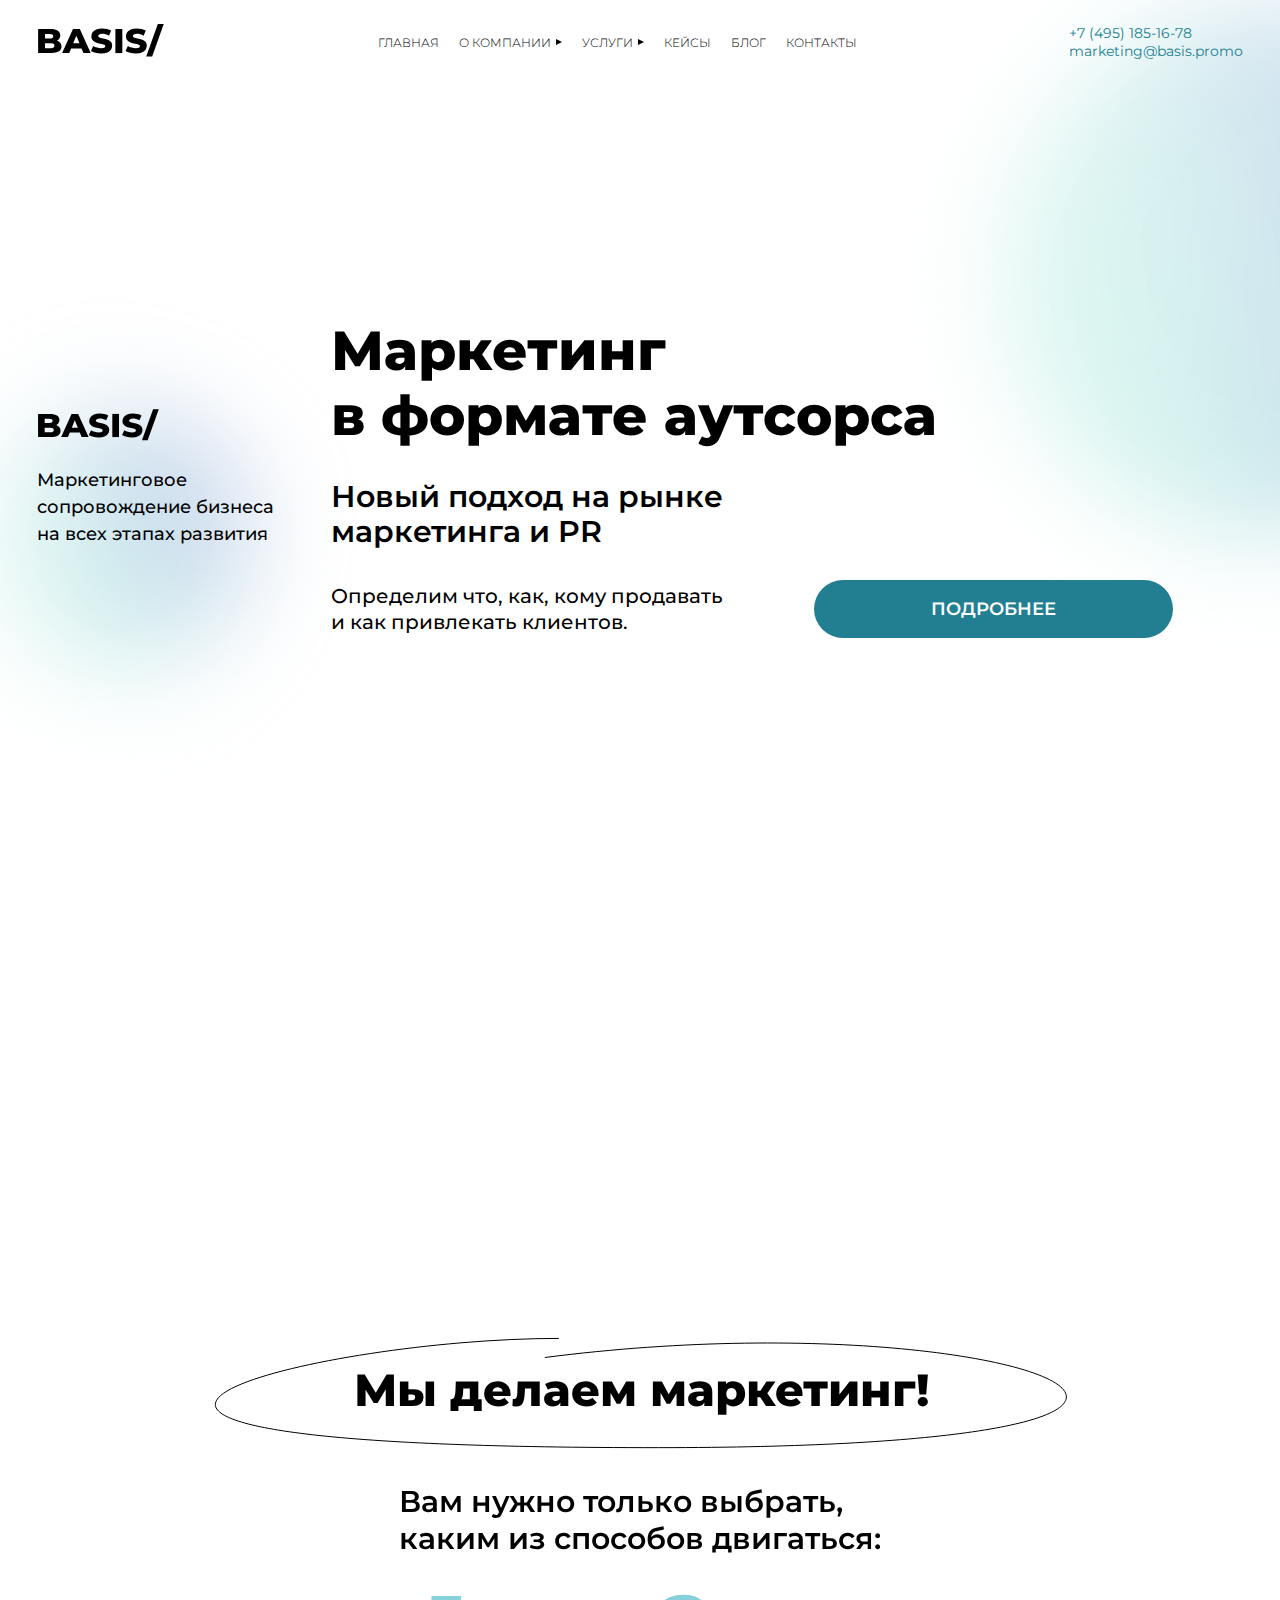
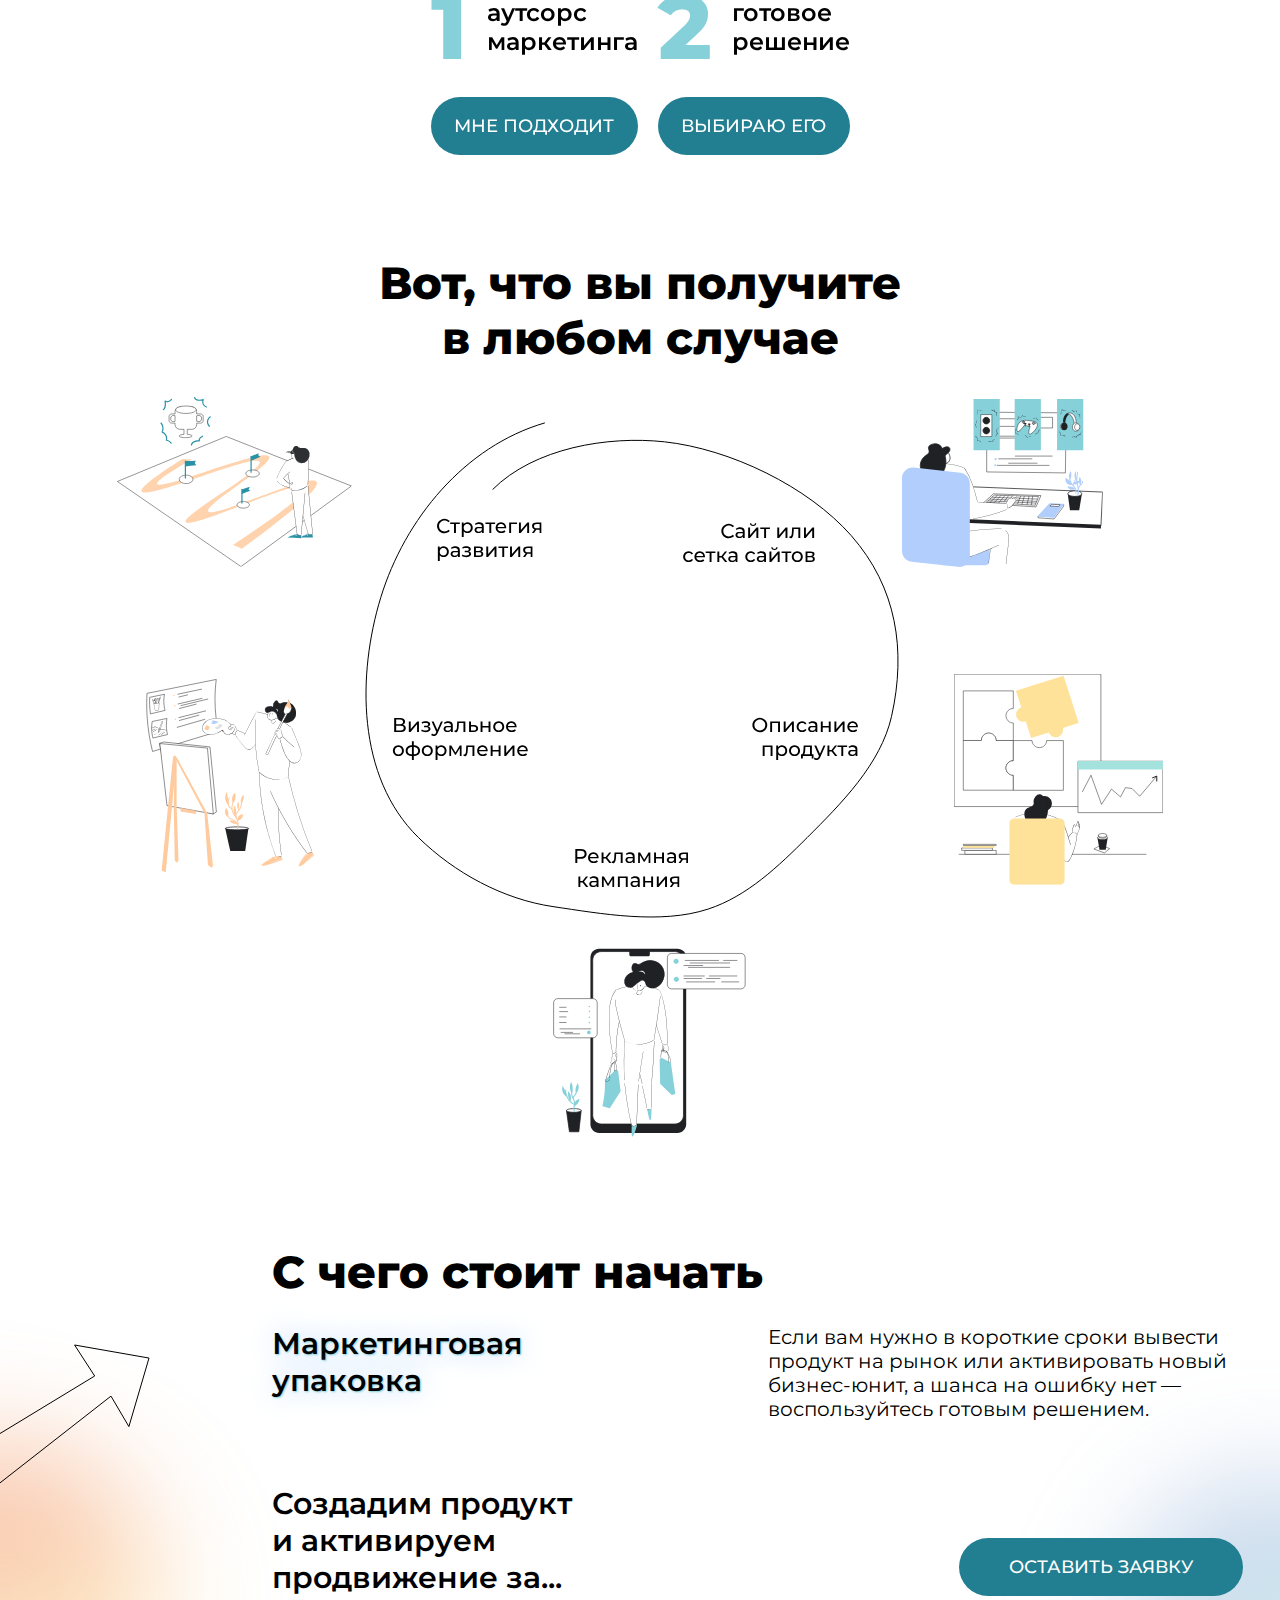
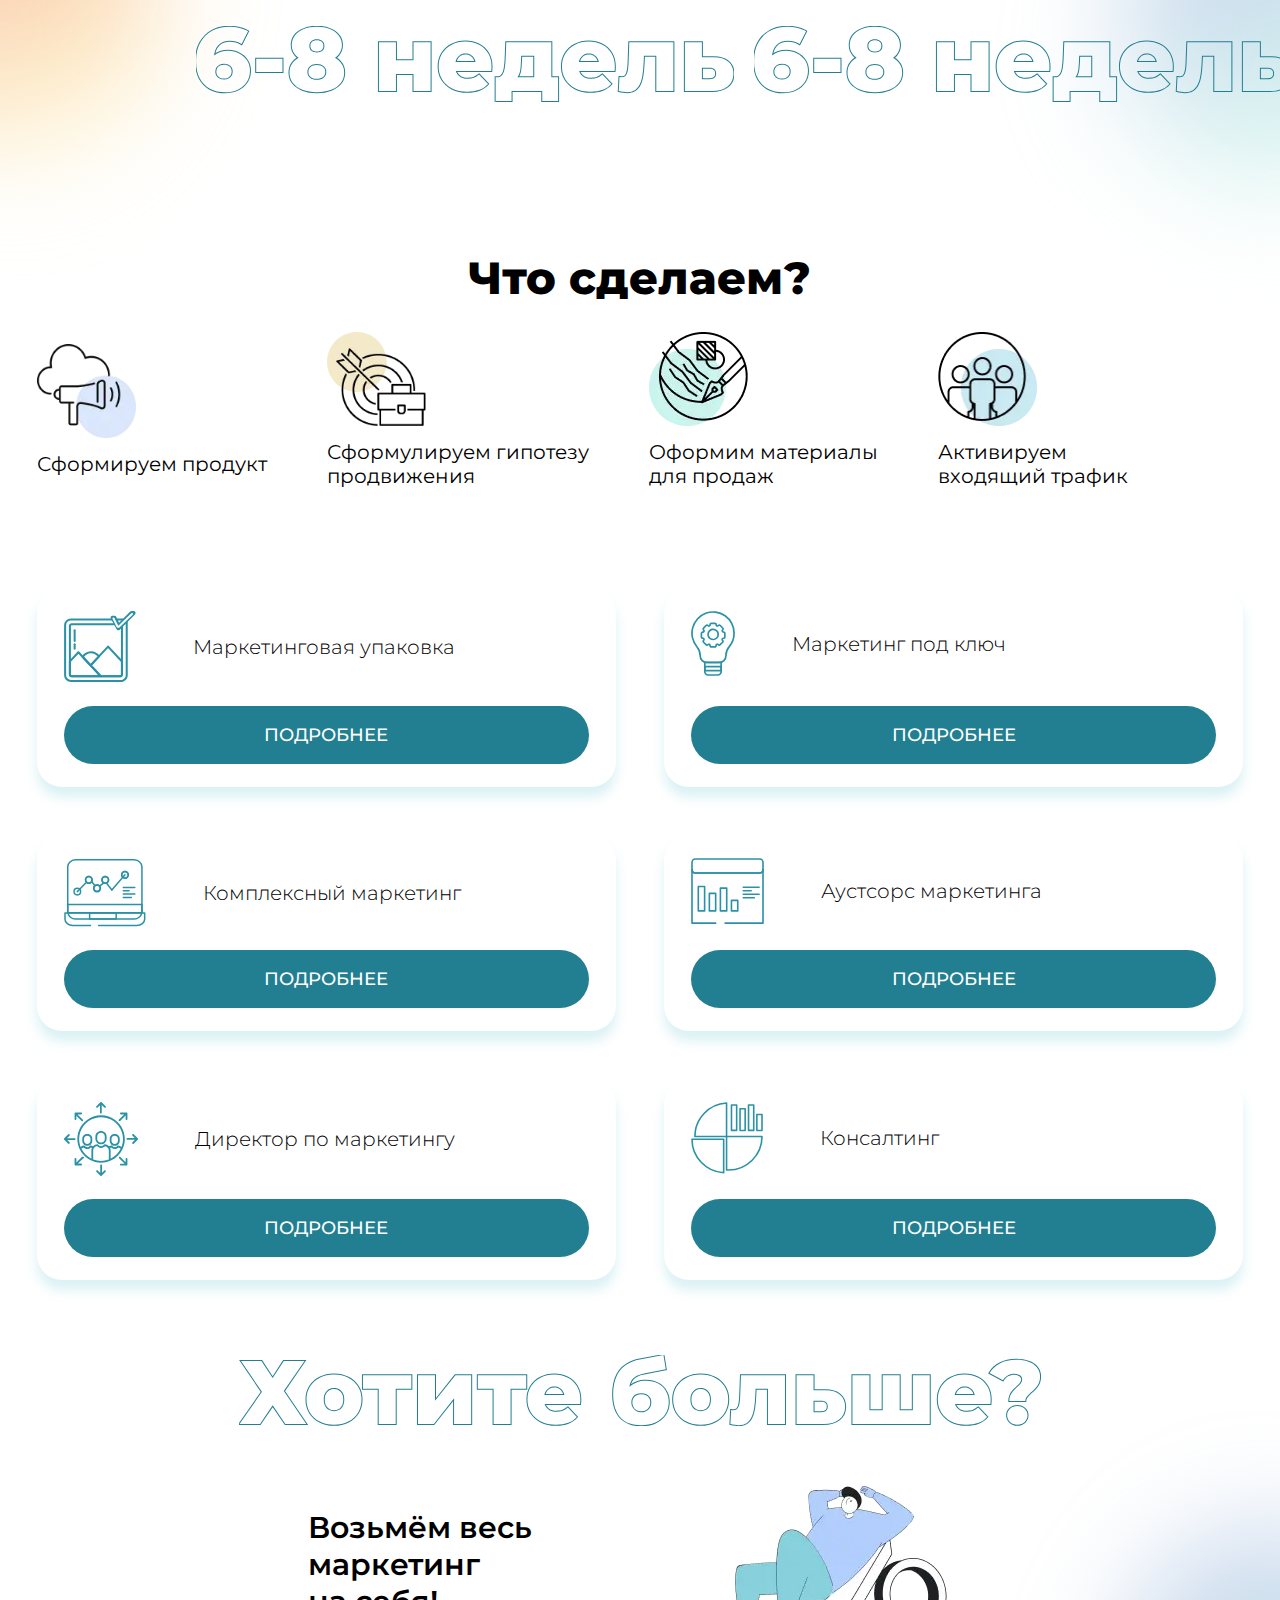
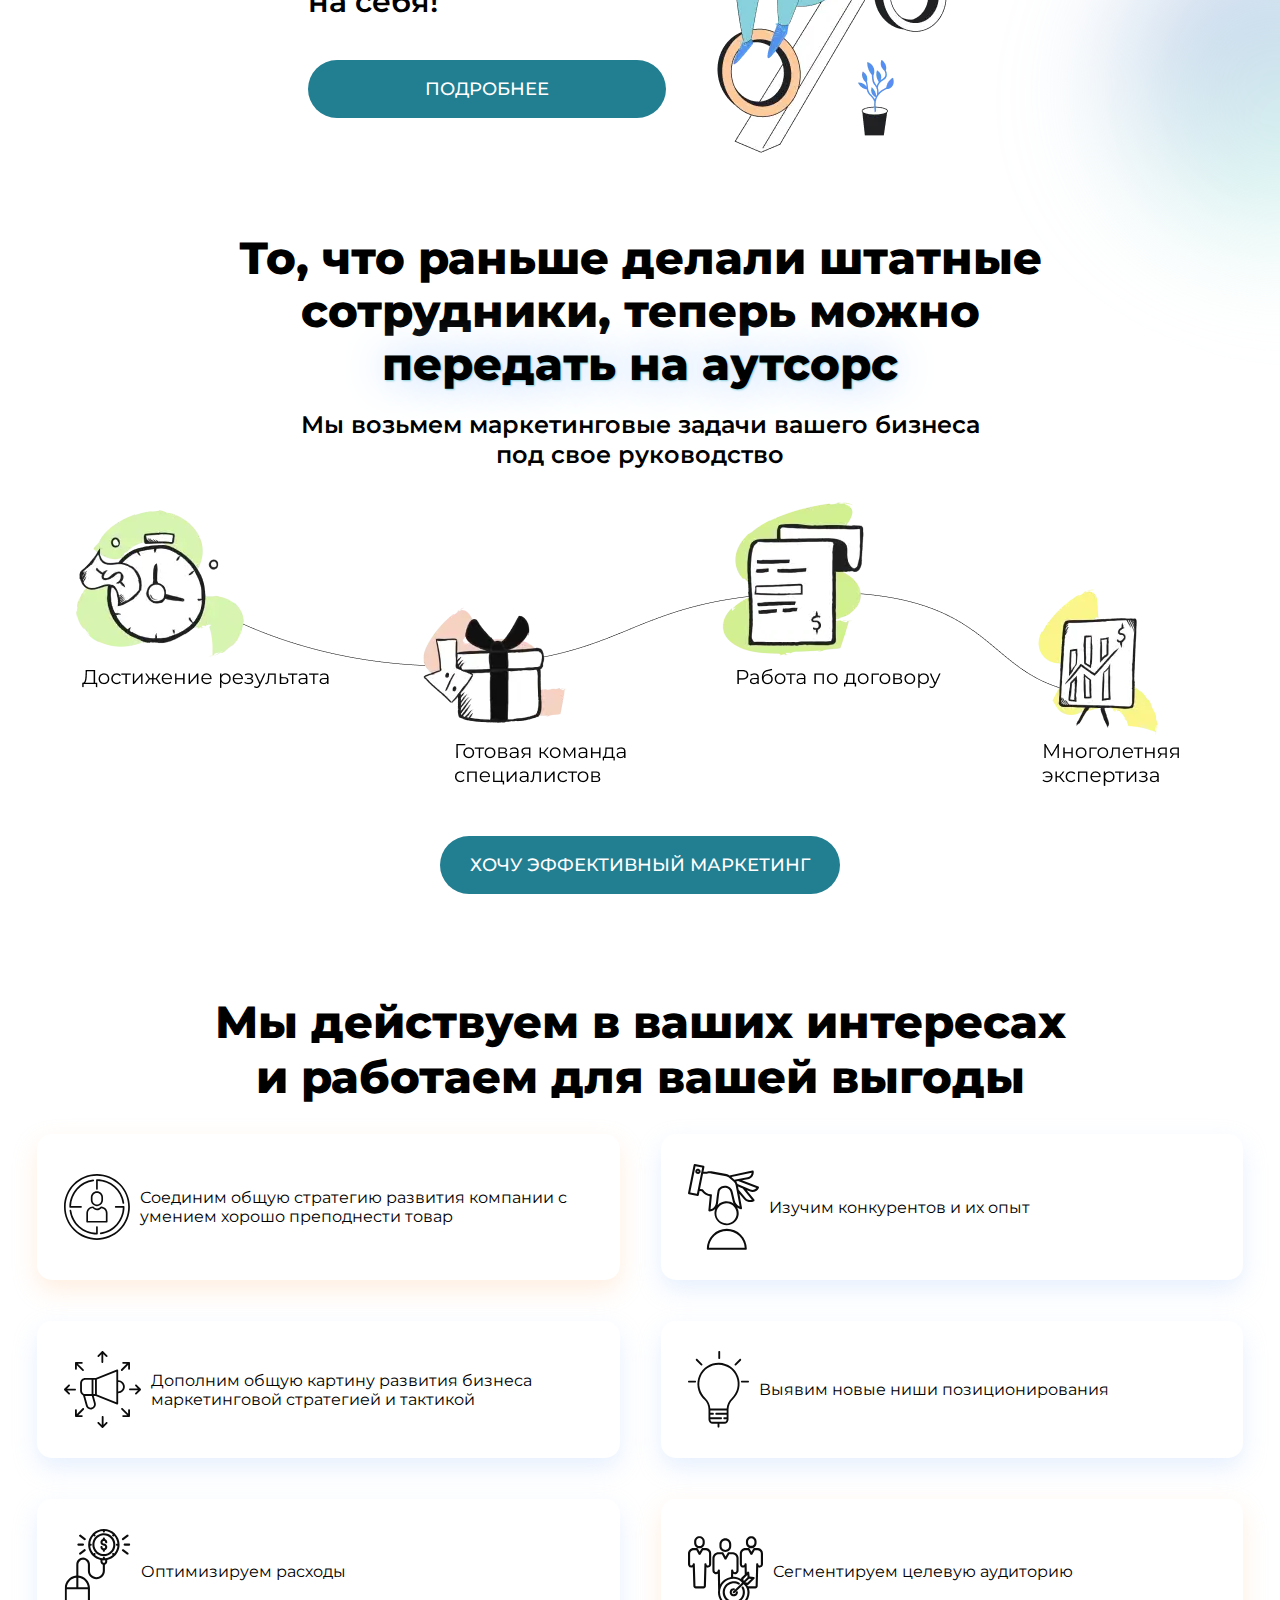
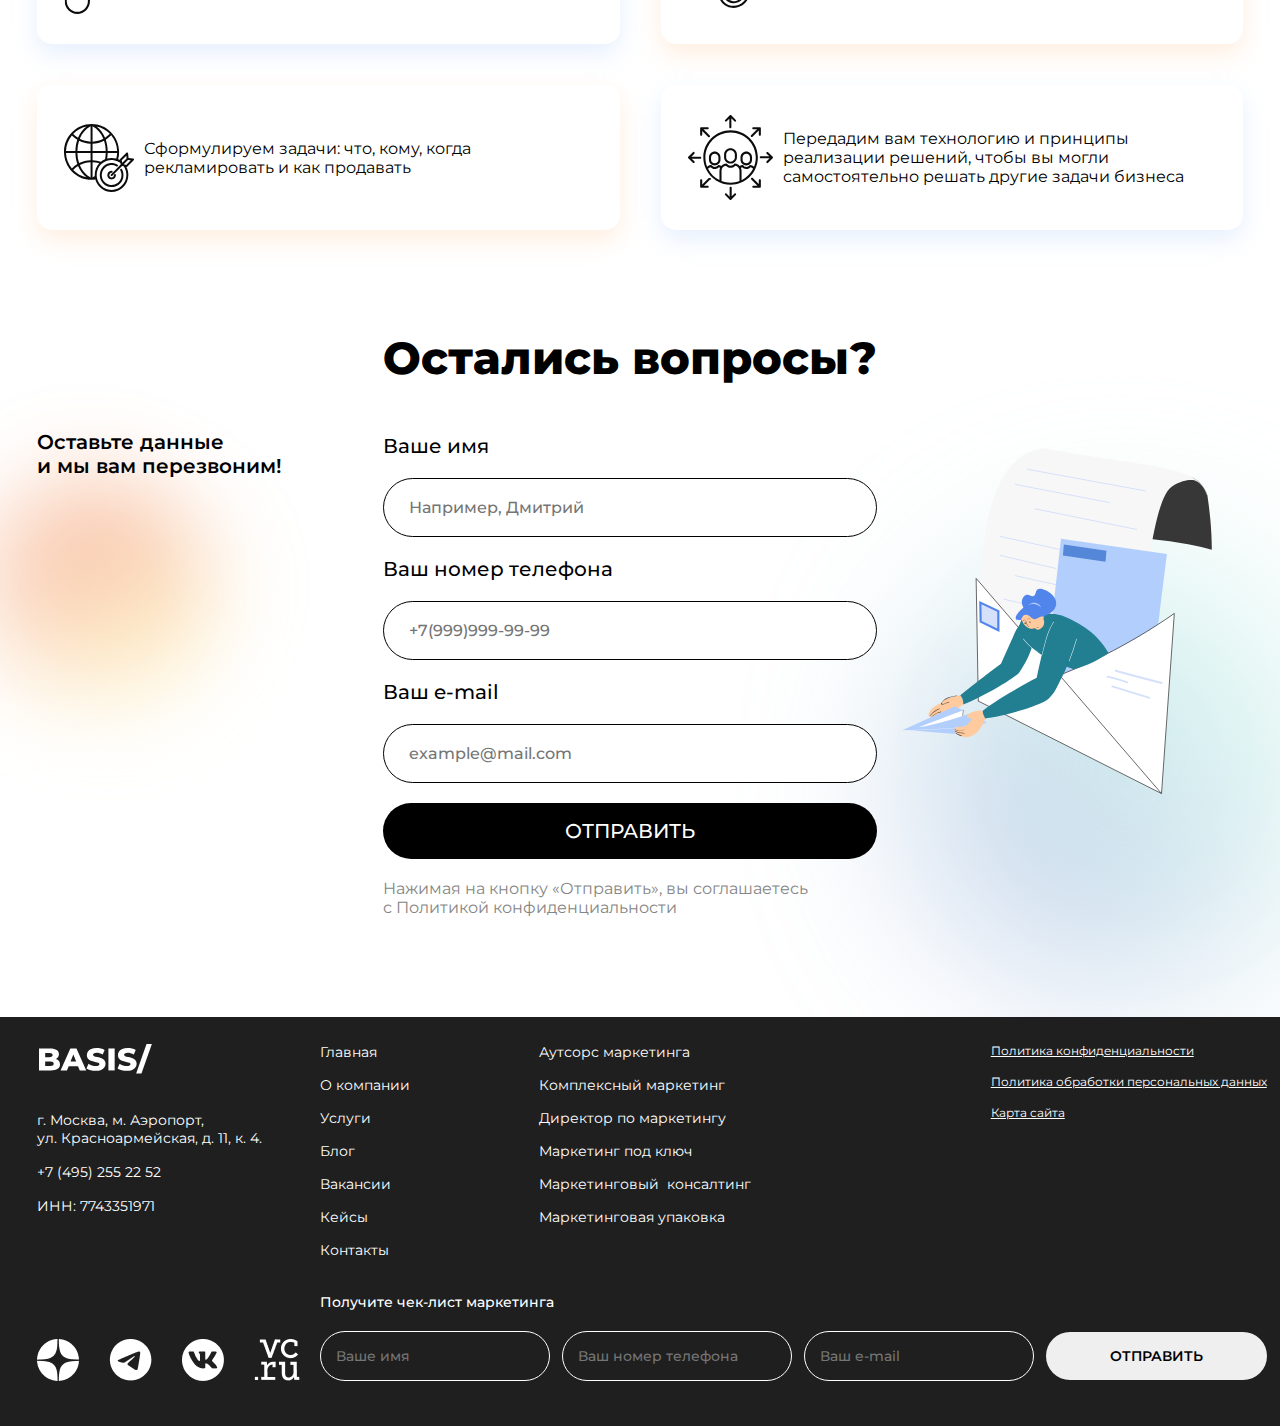
<file: index.html>
<!DOCTYPE html>
<html lang="en">
<head>
    <meta charset="UTF-8">
    <meta name="viewport" content="width=device-width, initial-scale=1.0">
    <link rel="stylesheet" href="styles/common.css">
    <link rel="stylesheet" href="styles/index.css">
    <title>BASIS</title>
</head>
<body data-observe="you_get-desktop,you-get-mobile">
    <button id="scrollToTopBtn"><img src="assets/upping-arrow.svg" alt="icon"></button>
    <header class="header">
        <div class="content-wrapper">
            <div onclick="window.location.href='index.html'" class="logo">
                <picture>
                    <source srcset="assets/logo-white.svg" media="(max-width: 1000px)" />
                    <img src="assets/logo.svg" alt="logo">
                </picture>
            </div>
            <nav class="header_general__menu">
                <ul class="header_general__menu-top">
                    <li>
                       <a href="index.html">ГЛАВНАЯ</a> 
                    </li>
                    <li>
                       <a href="about.html">О компании <span class="triangle"></span></a> 
                       <ul class="menu-service menu_lvl-2">
                            <li>
                                <a href="about.html">О компании</a>
                            </li>
                            <li>
                                <a href="#">Вакансии</a>
                            </li>
                        </ul>
                    </li>
                    <li>
                        <a href="#">Услуги <span class="triangle"></span></a>
                        <ul class="menu-service menu_lvl-2">
                            <li>
                                <a href="marketing_director.html">Директор по маркетингу</a>
                            </li>
                            <li>
                                <a href="marketing_package.html">Маркетинговая упаковка</a>
                            </li>
                            <li>
                                <a href="complex_marketing.html">Комплексный маркетинг</a>
                            </li>
                            <li>
                                <a href="marketing_key.html">Маркетинг под ключ</a>
                            </li>
                            <li>
                                <a href="outsorce_marketing.html">Аустсорс маркетинга</a>
                            </li>
                            <li>
                                <a href="consalting.html">Консалтинг</a>
                            </li>
                        </ul>
                    </li>
                    <li>
                        <a href="keyses.html">Кейсы</a>
                    </li>
                    <li>
                        <a href="#">Блог</a>
                    </li>
                    <li>
                       <a href="contacts.html">контакты</a>
                    </li>
                </ul>
            </nav>
            <div class="header_contacts">
                <p>+7 (495) 185-16-78</p>
                <p>marketing@basis.promo</p>
            </div>
            <div class="burger">
                <span></span>
                <span></span>
                <span></span>
            </div>
            <div class="burger_navigation">
                <div class="burger_navigation__list">
                    <p onclick="window.location.href='index.html'">ГЛАВНАЯ</p>
                    <div class="burger_navigation__list-toggle">
                        <p class="toggle">О компании <span class="triangle-click"></span></p>
                        <div class="content content_about hidden">
                            <p onclick="window.location.href='about.html'">О компании</p>
                            <p>Вакансии</p>
                        </div>
                    </div>
                    <div class="burger_navigation__list-toggle">
                        <p class="toggle">Услуги <span class="triangle-click"></span></p>
                        <div class="content content_service hidden">
                            <p onclick="window.location.href='marketing_director.html'">Директор по маркетингу</p>
                            <p onclick="window.location.href='marketing_package.html'">Маркетинговая упаковка</p>
                            <p onclick="window.location.href='complex_marketing.html'">Комплексный маркетинг</p>
                            <p>Маркетинг под ключ</p>
                            <p onclick="window.location.href='outsorce_marketing.html'">Аустсорс маркетинга</p>
                            <p onclick="window.location.href='consalting.html'">Консалтинг</p>
                        </div>
                    </div>
                    <p onclick="window.location.href='keyses.html'">кейсы</p>
                    <p>Блог</p>
                    <p onclick="window.location.href='contacts.html'">контакты</p>
                </div>
                <div class="burger_navigation__contacts">
                    <p>+7 (495) 185-16-78</p>
                    <p>marketing@basis.promo</p>
                </div>
            </div>
        </div>
    </header>

    <section class="outsorce_marketing">
        <div class="outsorce_marketing-blur"></div>
        <div class="basis-blur basis-blur-mobile"></div>
        <div class="content-wrapper">
            <div class="outsorce_marketing__logo">
                <div class="basis-blur basis-blur-desktop"></div>
                <img src="assets/logo.svg" alt="logo">
                <p>Маркетинговое <br> сопровождение бизнеса <br> на всех этапах развития</p>
            </div>
            <div class="outsorce_marketing__info">
                <div class="outsorce_marketing-title">
                    <h1>Маркетинг <br> в формате аутсорса</h1>
                </div>
                <h2 class="outsorce_marketing-pretitle">Новый подход на рынке <br> маркетинга и PR</h2>
                <div class="outsorce_marketing-button">
                    <p>Определим что, как, кому продавать <br> и как привлекать клиентов.</p>
                    <button class="main_btn">Подробнее</button>
                </div>
            </div>
        </div>
    </section>

    <section class="real_marketing real_marketing-desktop">
        <div class="content-wrapper">
            <div class="real_marketing__image">
                <img src="assets/vectors.webp" alt="img">
                <div class="vector-blur"></div>
            </div>
            <div class="real_marketing__info">
                <div class="real_marketing__info-wrapper">
                    <div class="real_marketing-title">
                        <h2>Хотите реальный маркетинг?</h2>
                    </div>
                    <p class="real_marketing-pretitle">Ну тот, который работает, и не нужно <br> все время бегать и спрашивать:</p>
                    <p class="real_marketing-desc">А что мы такого делаем, чтобы <br> клиент пришёл и выбрал <br> именно наш продукт?</p>
                </div>
                <div class="real_marketing-button">
                    <img src="assets/circle.webp" alt="img" class="circle">
                    <img src="assets/arrow-down.svg" alt="image" class="arrow-down">
                </div>
            </div>
        </div>
    </section>

    <section class="real_marketing real_marketing-mobile">
        <div class="content-wrapper">
            <div class="real_marketing-title">
                <p>Хотите реальный маркетинг?</p>
            </div>
            <p class="real_marketing-pretitle">Ну тот, который работает, и не нужно <br> все время бегать и спрашивать:</p>
            <div class="real_marketing__info">
                <div class="real_marketing__image">
                    <img src="assets/vectors.webp" alt="img">
                    <div class="vector-blur"></div>
                </div>
                <p class="real_marketing-desc">А что мы такого делаем, чтобы <br> клиент пришёл и выбрал <br> именно наш продукт?</p>
                <div class="real_marketing-button">
                    <img src="assets/circle.webp" alt="img" class="circle">
                    <img src="assets/arrow-down.svg" alt="image" class="arrow-down">
                </div>
            </div>
        </div>
    </section>

    <section class="do_marketing">
        <div class="content-wrapper">
            <div class="do_marketing-title">
                <picture>
                    <source srcset="assets/mini-ellipse-3.svg" media="(max-width: 680px)" />
                    <source srcset="assets/mini-ellipse-2.svg" media="(max-width: 800px)" />
                    <img src="assets/ellipse-mini.svg" alt="img" class="ellipse-mini">
                </picture>
                <h2>Мы делаем <br class="do_marketing-title-br"> маркетинг!</h2>
            </div>
            <p class="do_marketing-desc">Вам нужно только выбрать, <br> каким из способов двигаться:</p>
            <div class="do_marketing__steps">
                <div class="step">
                    <div class="step-title">
                        <p class="step-num">1</p>
                        <p class="step-name">аутсорс <br> маркетинга</p>
                    </div>
                    <button class="step-btn main_btn">мне подходит</button>
                </div>
                <div class="step step-2">
                    <div class="step-title">
                        <p class="step-num">2</p>
                        <p class="step-name">готовое <br> решение</p>
                    </div>
                    <button class="step-btn main_btn">Выбираю его</button>
                </div>
            </div>
        </div>
    </section>

    <section class="you_get you_get-desktop">
        <div class="content-wrapper">
            <div class="you_get-title">
                <h2>Вот, что вы получите <br> в любом случае</h2>
            </div>
            <div class="you_get__image">
                <img src="assets/big-ellipse-img.svg" alt="image">
            </div>
        </div>
    </section>

    <section class="you_get you_get-mobile">
        <div class="content-wrapper">
            <div class="you_get-title">
                <p>Вот, что вы получите <br> в любом случае</p>
            </div>
            <div class="you_get__content">
                <div class="you_get__content-row">
                    <img src="assets/big-ellipse-img-1.webp" alt="image" class="you_get-img-1">
                    <p>Стратегия <br> развития</p>
                </div>
                <div class="you_get__content-row">
                    <img src="assets/big-ellipse-img-2.webp" alt="image" class="you_get-img-2">
                    <p>Сайт или <br> сетка сайтов</p>
                </div>
                <div class="you_get__content-row">
                    <img src="assets/big-ellipse-img-3.webp" alt="image" class="you_get-img-3">
                    <p>Визуальное <br> оформление</p>
                </div>
                <div class="you_get__content-row">
                    <img src="assets/big-ellipse-img-4.webp" alt="image" class="you_get-img-4">
                    <p>Рекламная <br> кампания</p>
                </div>
                <div class="you_get__content-row">
                    <img src="assets/big-ellipse-img-5.webp" alt="image" class="you_get-img-5">
                    <p>Описание <br> продукта</p>
                </div>
            </div>
        </div>
    </section>

    <section class="start_target">
        <div class="start-blur-left"></div>
        <div class="start-blur-right"></div>
        <div class="content-wrapper">
            <picture class="start-big-arrow-picture">
                <source srcset="assets/start-big-arrow-3.svg" media="(max-width: 800px)" />
                <source srcset="assets/start-big-arrow-2.svg" media="(max-width: 1000px)" />
                <img src="assets/start-big-arrow-1.svg" alt="img" class="start-big-arrow">
            </picture>
            <div class="start_target__content">
                <h2 class="start_target-title">С чего стоит начать</h2>
                <div class="start_target__content_info">
                    <div class="start_target__content_info-row">
                        <p class="start_target__row-title start_target__row-title shadow-text-blue">Маркетинговая <br> упаковка</p>
                        <p class="start_target__row-desc">Если вам нужно в короткие сроки вывести продукт на рынок или активировать новый бизнес-юнит, а шанса на ошибку нет — воспользуйтесь готовым решением.</p>
                    </div>
                    <div class="start_target__content_info-row start_target__content_info-row-2">
                        <p class="start_target__row-title">Создадим продукт <br> и активируем <br> продвижение за...</p>
                        <div class="items-wrap items-wrap-mobile">
                            <div class="items marquee">
                              <div class="item">
                                <picture>
                                    <img src="assets/six-eight-stroke.svg" alt="img" class="crocked-line">
                                </picture>
                              </div>
                              <div class="item">
                                <picture>
                                    <img src="assets/six-eight-stroke.svg" alt="img" class="crocked-line">
                                </picture>
                              </div>
                              <div class="item">
                                <picture>
                                    <img src="assets/six-eight-stroke.svg" alt="img" class="crocked-line">
                                </picture>
                              </div>
                            </div>
                            <div aria-hidden="true" class="items marquee">
                              <div class="item">
                                <picture>
                                    <img src="assets/six-eight-stroke.svg" alt="img" class="crocked-line">
                                </picture>
                              </div>
                              <div class="item">
                                <picture>
                                    <img src="assets/six-eight-stroke.svg" alt="img" class="crocked-line">
                                </picture>
                              </div>
                              <div class="item">
                                <picture>
                                    <img src="assets/six-eight-stroke.svg" alt="img" class="crocked-line">
                                </picture>
                              </div>
                            </div>
                        </div>
                        <button class="main_btn">оставить заявку</button>
                    </div>
                </div>
            </div>
        </div>
        <div class="items-wrap items-wrap-desktop">
            <div class="items marquee">
                <div class="item">
                  <picture>
                      <img src="assets/six-eight-stroke.svg" alt="img">
                  </picture>
                </div>
                <div class="item">
                  <picture>
                      <img src="assets/six-eight-stroke.svg" alt="img">
                  </picture>
                </div>
                <div class="item">
                  <picture>
                      <img src="assets/six-eight-stroke.svg" alt="img">
                  </picture>
                </div>
              </div>
              <div aria-hidden="true" class="items marquee">
                <div class="item">
                  <picture>
                      <img src="assets/six-eight-stroke.svg" alt="img">
                  </picture>
                </div>
                <div class="item">
                  <picture>
                      <img src="assets/six-eight-stroke.svg" alt="img">
                  </picture>
                </div>
                <div class="item">
                  <picture>
                      <img src="assets/six-eight-stroke.svg" alt="img">
                  </picture>
                </div>
              </div>
        </div>
    </section>

    <section class="what_do">
        <div class="content-wrapper">
            <div class="what_do-title">
                <h2>Что сделаем?</h2>
            </div>
            <div class="what_do__container-icons">
                <div class="what_do__container-icons_block">
                    <div class="what_do__block-el">
                        <img src="assets/what-we-do-icon-1.webp" alt="image">
                        <p>Сформируем продукт</p>
                    </div>
                    <div class="what_do__block-el">
                        <img src="assets/what-we-do-icon-2.webp" alt="image">
                        <p>Сформулируем гипотезу <br> продвижения</p>
                    </div>
                </div>
                <div class="what_do__container-icons_block">
                    <div class="what_do__block-el">
                        <img src="assets/what-we-do-icon-3.webp" alt="image">
                        <p>Оформим материалы <br> для продаж</p>
                    </div>
                    <div class="what_do__block-el">
                        <img src="assets/what-we-do-icon-4.webp" alt="image">
                        <p>Активируем <br> входящий трафик</p>
                    </div>
                </div>
            </div>
            <div class="what_do__blocks">
                <div class="what_do__block">
                    <div class="what_do__block_title">
                        <img src="assets/what-we-do-block-icon-1.svg" alt="icon">
                        <p>Маркетинговая <br> упаковка</p>
                    </div>
                    <button class="main_btn">подробнее</button>
                </div>
                <div class="what_do__block">
                    <div class="what_do__block_title">
                        <img src="assets/what-we-do-block-icon-2.svg" alt="icon">
                        <p>Маркетинг <br> под ключ</p>
                    </div>
                    <button class="main_btn">подробнее</button>
                </div>
                <div class="what_do__block">
                    <div class="what_do__block_title">
                        <img src="assets/what-we-do-block-icon-3.svg" alt="icon">
                        <p>Комплексный <br> маркетинг</p>
                    </div>
                    <button class="main_btn">подробнее</button>
                </div>
                <div class="what_do__block">
                    <div class="what_do__block_title">
                        <img src="assets/what-we-do-block-icon-4.svg" alt="icon">
                        <p>Аустсорс <br> маркетинга</p>
                    </div>
                    <button class="main_btn">подробнее</button>
                </div>
                <div class="what_do__block">
                    <div class="what_do__block_title">
                        <img src="assets/what-we-do-block-icon-5.svg" alt="icon">
                        <p>Директор <br> по маркетингу</p>
                    </div>
                    <button class="main_btn">подробнее</button>
                </div>
                <div class="what_do__block">
                    <div class="what_do__block_title">
                        <img src="assets/what-we-do-block-icon-6.svg" alt="icon">
                        <p>Консалтинг</p>
                    </div>
                    <button class="main_btn">подробнее</button>
                </div>
            </div>
        </div>
    </section>

    <section class="want_more">
        <div class="want-more-blur"></div>
        <div class="content-wrapper">
            <div class="want_more-title">
                <img src="assets/want-more-img-title.svg" alt="image">
            </div>
            <div class="want_more__info">
                <div class="want_more__info_block">
                    <p>Возьмём весь <br> маркетинг <br> на себя!</p>
                    <button class="main_btn">Подробнее</button>
                </div>
                <div class="want_more__info_block want_more__info_block-image">
                    <img src="assets/want-more-img.webp" alt="image">
                </div>
            </div>
        </div>
    </section>

    <section class="outsorce_tasks">
        <div class="content-wrapper">
            <h2 class="outsorce_tasks-title">То, что раньше делали штатные <br> сотрудники, теперь можно <br> <span class="shadow-text-blue">передать на аутсорс</span></h2>
            <p class="outsorce_tasks-pretitle">Мы возьмем маркетинговые задачи вашего бизнеса <br> под свое руководство</p>
            <div class="outsorce_tasks-image">
                <picture>
                    <source srcset="assets/crocked-line-img-2.webp" media="(max-width: 1000px)" />
                    <img src="assets/crocked-line-img.webp" alt="img" class="crocked-line">
                </picture>
            </div>
            <div class="outsorce_tasks__info">
                <div class="outsorce_tasks__info-row">
                    <div class="outsorce_tasks__info-row-block">
                        <img src="assets/outsorce-img-1.webp" alt="image">
                        <p>Достижение <br> результата</p>
                    </div>
                    <div class="outsorce_tasks__info-row-block">
                        <img src="assets/outsorce-img-2.webp" alt="image">
                        <p>Работа <br> по договору</p>
                    </div>
                </div>
                <div class="outsorce_tasks__info-row outsorce_tasks__info-row-2">
                    <div class="outsorce_tasks__info-row-block">
                        <img src="assets/outsorce-img-3.webp" alt="image">
                        <p>Готовая команда <br> специалистов</p>
                    </div>
                    <div class="outsorce_tasks__info-row-block">
                        <img src="assets/outsorce-img-4.webp" alt="image">
                        <p>Многолетняя <br> экспертиза</p>
                    </div>
                </div>
            </div>
            <div class="outsorce_tasks_button">
                <button class="main_btn">хочу эффективный маркетинг</button>
            </div>
        </div>
    </section>

    <section class="we_work">
        <div class="content-wrapper">
            <div class="we_work-title">
                <h2>Мы действуем в ваших интересах <br> и работаем для вашей выгоды</h2>
            </div>
            <div class="we_work__container">
                <div class="we_work__block we_work__block-shadow">
                    <img src="assets/our-work-1.svg" alt="icon">
                    <p>Соединим общую стратегию развития компании с умением хорошо преподнести товар</p>
                </div>
                <div class="we_work__block">
                    <img src="assets/our-work-2.svg" alt="icon">
                    <p>Изучим конкурентов и их опыт</p>
                </div>
                <div class="we_work__block">
                    <img src="assets/our-work-3.svg" alt="icon">
                    <p>Дополним общую картину развития бизнеса маркетинговой стратегией и тактикой</p>
                </div>
                <div class="we_work__block">
                    <img src="assets/our-work-4.svg" alt="icon">
                    <p>Выявим новые ниши позиционирования</p>
                </div>
                <div class="we_work__block">
                    <img src="assets/our-work-5.svg" alt="icon">
                    <p>Оптимизируем расходы</p>
                </div>
                <div class="we_work__block we_work__block-shadow">
                    <img src="assets/our-work-6.svg" alt="icon">
                    <p>Сегментируем целевую аудиторию</p>
                </div>
                <div class="we_work__block we_work__block-shadow">
                    <img src="assets/our-work-7.svg" alt="icon">
                    <p>Сформулируем задачи: что, кому, когда рекламировать и как продавать</p>
                </div>
                <div class="we_work__block">
                    <img src="assets/our-work-8.svg" alt="icon">
                    <p>Передадим вам технологию 
                        и принципы реализации решений, чтобы вы могли самостоятельно решать другие задачи бизнеса</p>
                </div>
            </div>
        </div>
    </section>

    <section class="main_form">
        <div class="main_from-right-blur"></div>
        <div class="content-wrapper">
            <div class="main_form__container">
                <div class="main_form__container-text main_form__container-text-desktop">
                    <p>Оставьте данные <br> и мы вам перезвоним!</p>
                    <div class="main_from-left-blur"></div>
                </div>
                <div class="main_form__container-image-mobile">
                    <img src="assets/form-img-2.svg" alt="image">
                    <div class="main_from-left-blur"></div>
                </div>
                <div class="main_form__img-form-wrapper">
                    <div class="main_form__container-form">
                        <div class="main_form-title">
                            <p>Остались вопросы?</p>
                        </div>
                        <div class="main_form__container-text main_form__container-text-mobile">
                            <p>Оставьте данные <br> и мы вам перезвоним!</p>
                        </div>
                        <p class="input_name">Ваше имя</p>
                        <input type="text" class="main_form-input" placeholder="Например, Дмитрий">
                        <p class="input_name">Ваш номер телефона</p>
                        <input type="tel" class="main_form-input" placeholder="+7(999)999-99-99">
                        <p class="input_name">Ваш e-mail</p>
                        <input type="email" class="main_form-input" placeholder="example@mail.com">
                        <button class="main_form-button">Отправить</button>
                        <p class="politika-text">Нажимая на кнопку «Отправить», вы соглашаетесь <br> с Политикой конфиденциальности</p>
                    </div>
                    <div class="main_form__container-image">
                        <img src="assets/form-img.svg" alt="image">
                    </div>
                </div>
            </div>
        </div>
    </section>

    <footer class="footer footer-1">
        <div class="content-wrapper">
            <div class="footer_content footer_content-left">
                <div onclick="window.location.href='index.html'" class="logo">
                    <img src="assets/logo-white.svg" alt="logo">
                </div>
                <div class="footer_content__contacts">
                    <p>г. Москва, м. Аэропорт, <br> ул. Красноармейская, д. 11, к. 4.</p>
                    <p>+7 (495) 255 22 52</p>
                    <p class="footer_inn">ИНН: 7743351971</p>
                </div>
                <div class="footer_content__msgs">
                    <img src="assets/x-icon.webp" alt="icon">
                    <img src="assets/tg-icon.webp" alt="icon">
                    <img src="assets/vk-icon.webp" alt="icon">
                    <img src="assets/vcru-icon.webp" alt="icon">
                </div>
                <div class="footer_content__menu-col footer_content__menu-col-docs footer_content__menu-col-docs-ipad">
                    <p>Политика конфиденциальности</p>
                    <p>Политика обработки персональных данных</p>
                    <p>Карта сайта</p>
                </div>
            </div>
            <div class="footer_content footer_content-right">
                <div class="footer_content__menu">
                    <div class="footer_content__menu-col">
                        <div class="footer_content__menu-col-list">
                            <p onclick="window.location.href='index.html'">Главная</p>
                            <p onclick="window.location.href='about.html'">О компании</p>
                            <p>Услуги</p>
                            <p>Блог</p>
                            <p>Вакансии</p>
                            <p onclick="window.location.href='keyses.html'">Кейсы</p>
                            <p onclick="window.location.href='contacts.html'">Контакты</p>
                        </div>
                        <div class="footer_content__menu-col-list">
                            <p onclick="window.location.href='outsorce_marketing.html'">Аутсорс маркетинга</p>
                            <p onclick="window.location.href='complex_marketing.html'">Комплексный маркетинг</p>
                            <p onclick="window.location.href='marketing_director.html'">Директор по маркетингу</p>
                            <p onclick="window.location.href='marketing_key.html'">Маркетинг под ключ</p>
                            <p onclick="window.location.href='consalting.html'">Маркетинговый  консалтинг</p>
                            <p onclick="window.location.href='marketing_package.html'">Маркетинговая упаковка</p>
                        </div>
                    </div>
                    <div class="footer_content__menu-col footer_content__menu-col-docs footer_content__menu-col-docs-desktop">
                        <p>Политика конфиденциальности</p>
                        <p>Политика обработки персональных данных</p>
                        <p>Карта сайта</p>
                    </div>
                </div>
                <div class="footer_content__form">
                    <p class="footer_content__form-title">Получите чек-лист маркетинга</p>
                    <form class="footer_content__form-wrapper">
                        <input type="text" placeholder="Ваше имя" class="form_input">
                        <input type="tel" placeholder="Ваш номер телефона" class="form_input">
                        <input type="email" placeholder="Ваш e-mail" class="form_input">
                        <button class="form_button">Отправить</button>
                    </form>
                </div>
            </div>
        </div>
    </footer>

    <footer class="footer footer-2">
        <div class="content-wrapper">
            <div class="footer_content footer_content-left">
                <div onclick="window.location.href='index.html'" class="logo">
                    <img src="assets/logo-white.svg" alt="logo">
                </div>
                <div class="footer_content__contacts">
                    <p>г. Москва, м. Аэропорт, <br> ул. Красноармейская, д. 11, к. 4.</p>
                    <p>+7 (495) 255 22 52</p>
                    <p class="footer_inn">ИНН: 7743351971</p>
                </div>
                <div class="footer_content__form">
                    <p class="footer_content__form-title">Получите чек-лист маркетинга</p>
                    <form class="footer_content__form-wrapper">
                        <input type="text" placeholder="Ваше имя" class="form_input">
                        <input type="tel" placeholder="Ваш номер телефона" class="form_input">
                        <input type="email" placeholder="Ваш e-mail" class="form_input">
                        <button class="form_button">Отправить</button>
                    </form>
                </div>
            </div>
            <div class="footer_content footer_content-right">
                <div class="footer_content__menu">
                    <div class="footer_content__menu-col">
                        <div class="footer_content__menu-col-list">
                            <p onclick="window.location.href='index.html'">Главная</p>
                            <p onclick="window.location.href='about.html'">О компании</p>
                            <p>Услуги</p>
                            <p>Блог</p>
                            <p>Вакансии</p>
                            <p onclick="window.location.href='keyses.html'">Кейсы</p>
                            <p onclick="window.location.href='contacts.html'">Контакты</p>
                        </div>
                        <div class="footer_content__menu-col-list">
                            <p onclick="window.location.href='outsorce_marketing.html'">Аутсорс маркетинга</p>
                            <p onclick="window.location.href='complex_marketing.html'">Комплексный маркетинг</p>
                            <p onclick="window.location.href='marketing_director.html'">Директор по маркетингу</p>
                            <p onclick="window.location.href='marketing_key.html'">Маркетинг под ключ</p>
                            <p onclick="window.location.href='consalting.html'">Маркетинговый  консалтинг</p>
                            <p onclick="window.location.href='marketing_package.html'">Маркетинговая упаковка</p>
                        </div>
                    </div>
                    <div class="footer_content__msgs">
                        <img src="assets/x-icon.webp" alt="icon">
                        <img src="assets/tg-icon.webp" alt="icon">
                        <img src="assets/vk-icon.webp" alt="icon">
                        <img src="assets/vcru-icon.webp" alt="icon">
                    </div>
                    <div class="footer_content__menu-col footer_content__menu-col-docs footer_content__menu-col-docs-ipad">
                        <p>Политика конфиденциальности</p>
                        <p>Политика обработки персональных данных</p>
                        <p>Карта сайта</p>
                    </div>
                </div>
            </div>
        </div>
    </footer>


    <script type="module" src="scripts/utils.js"></script>
    <script type="module" src="scripts/visibleEl.js"></script>
    <script type="module" src="scripts/index.js"></script>
</body>
</html>
</file>
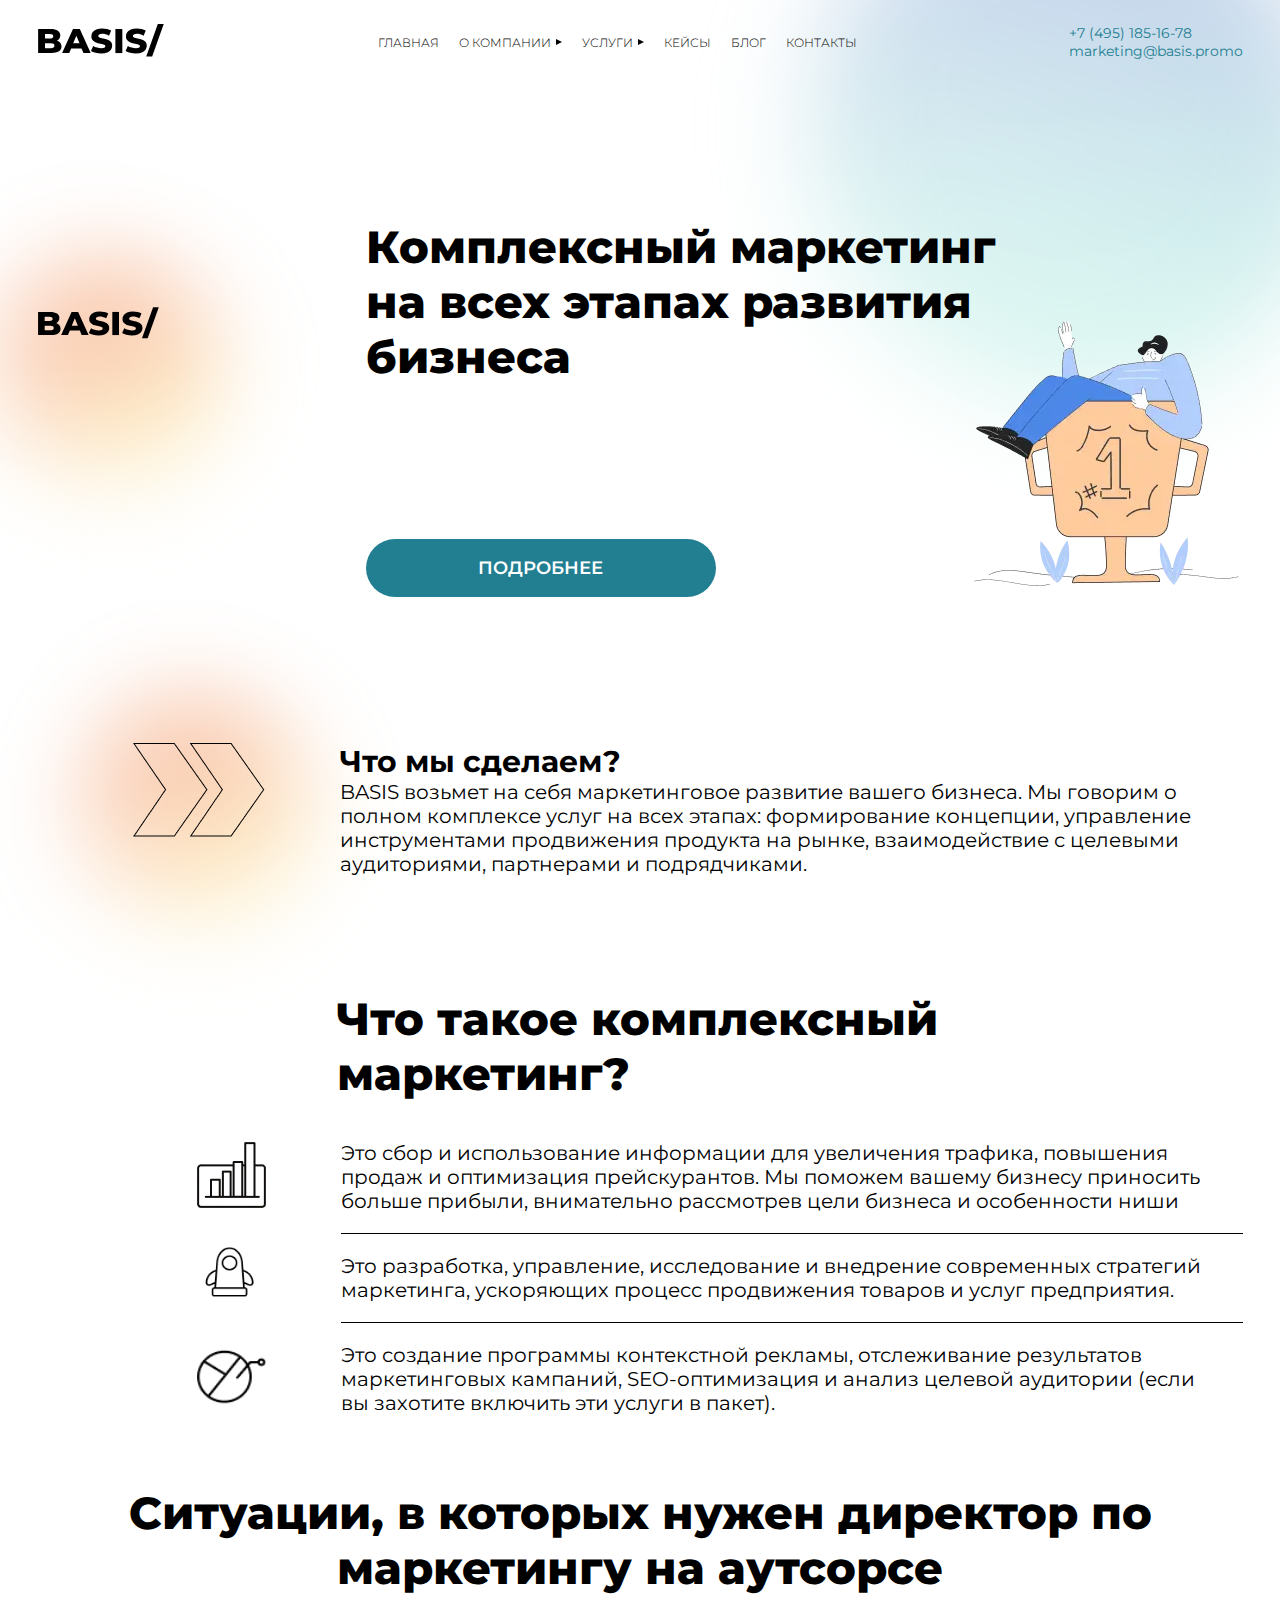
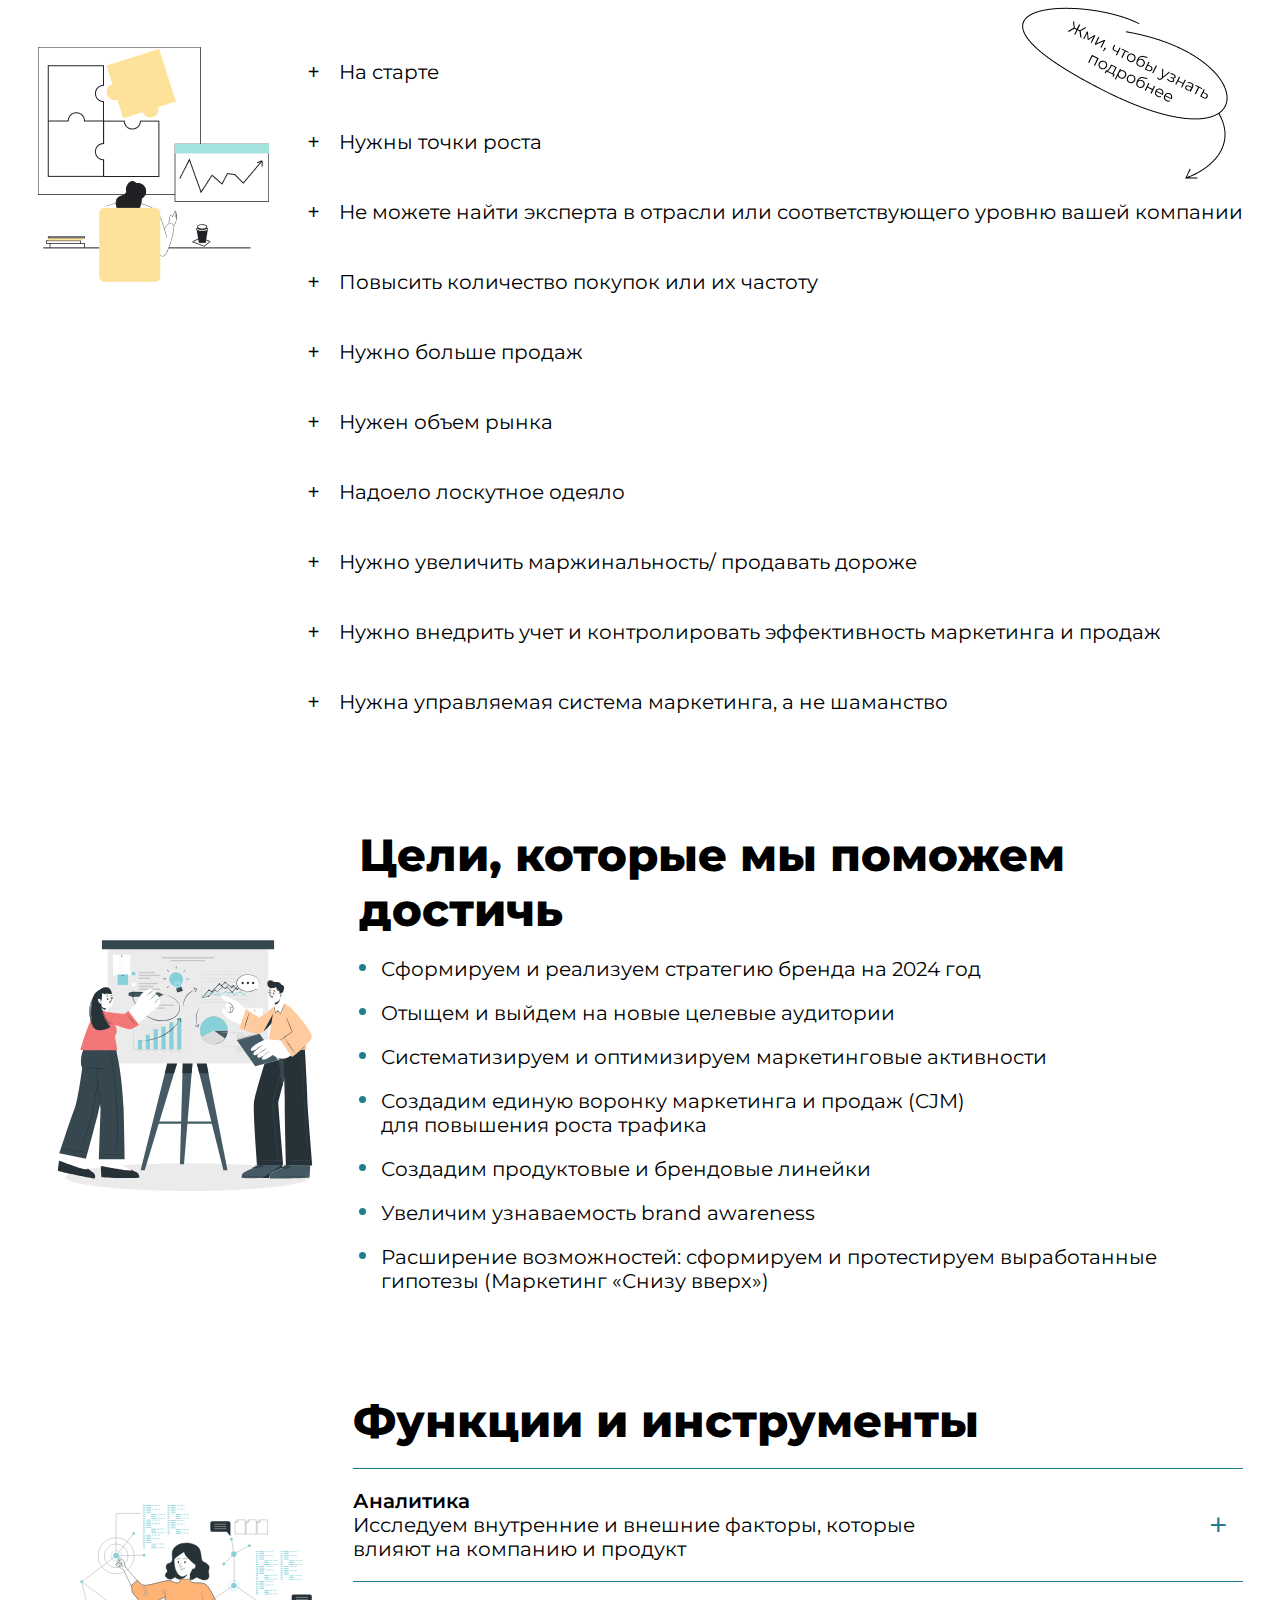
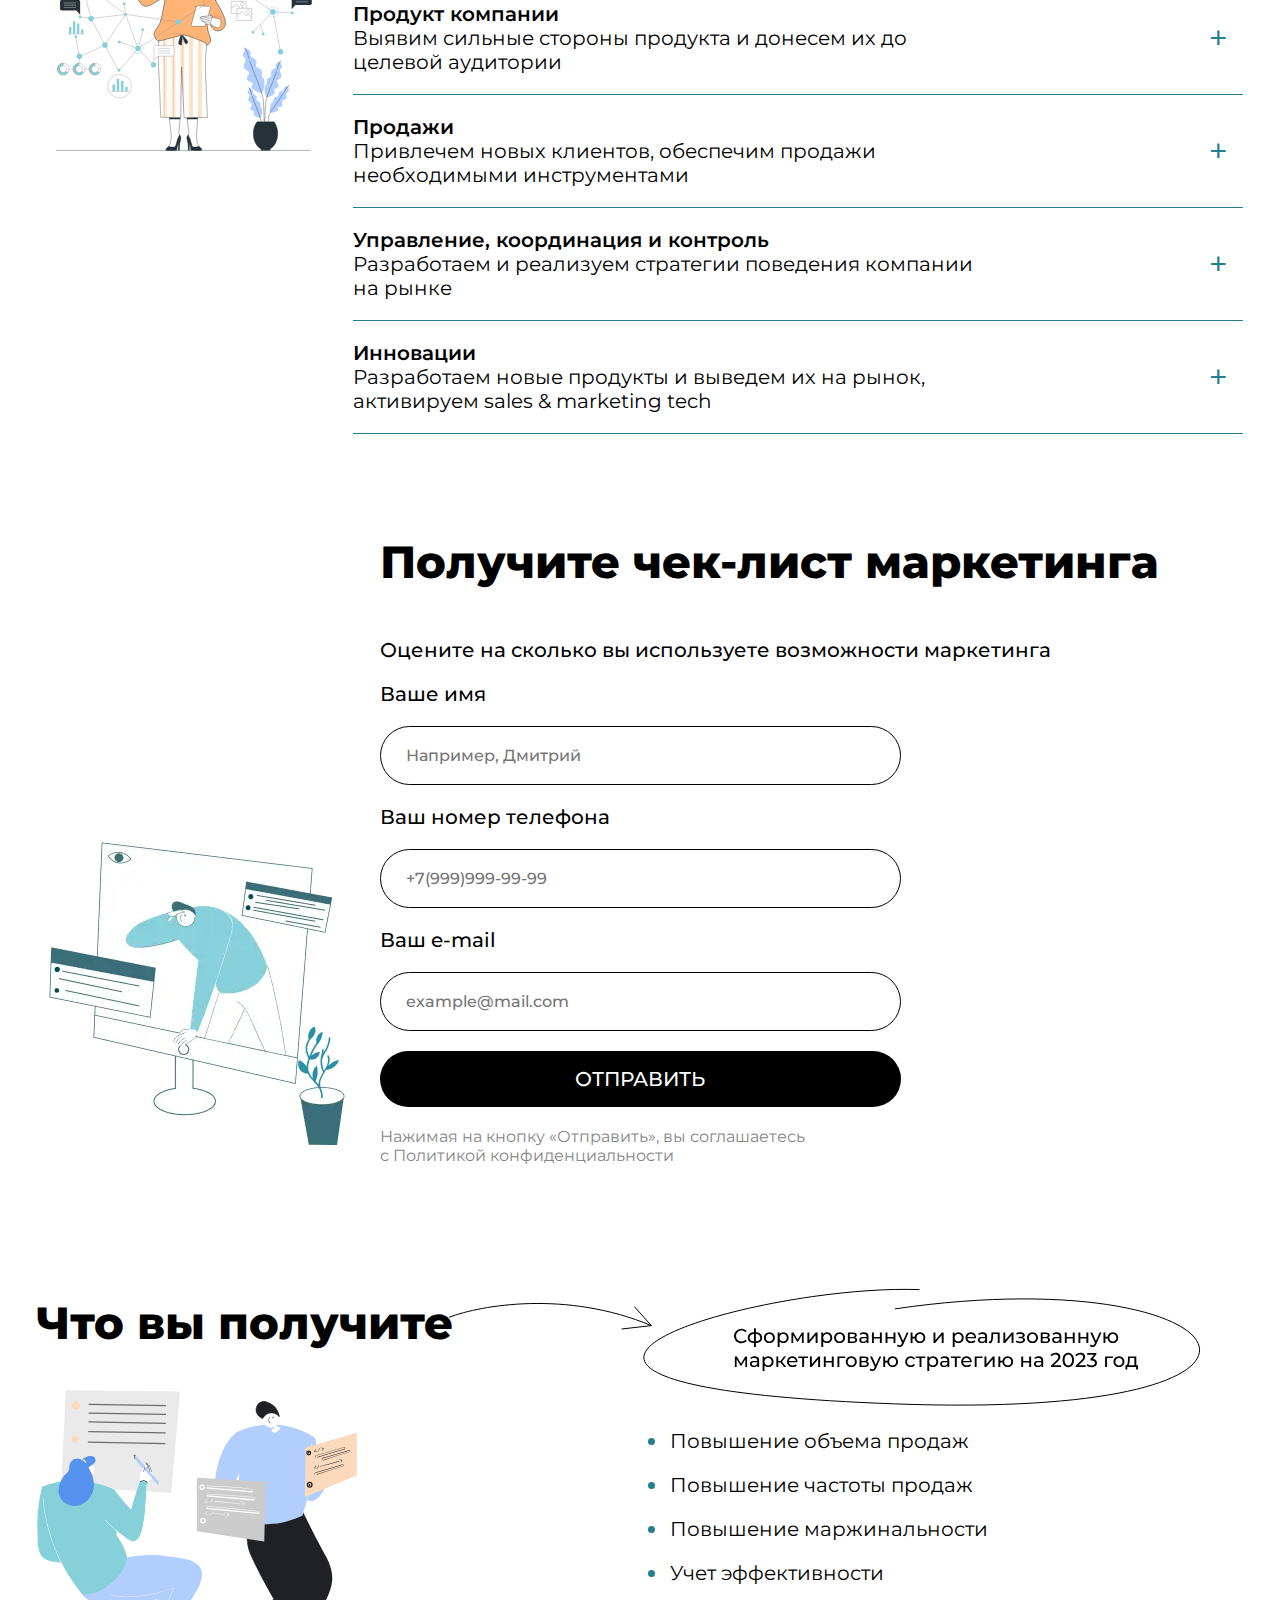
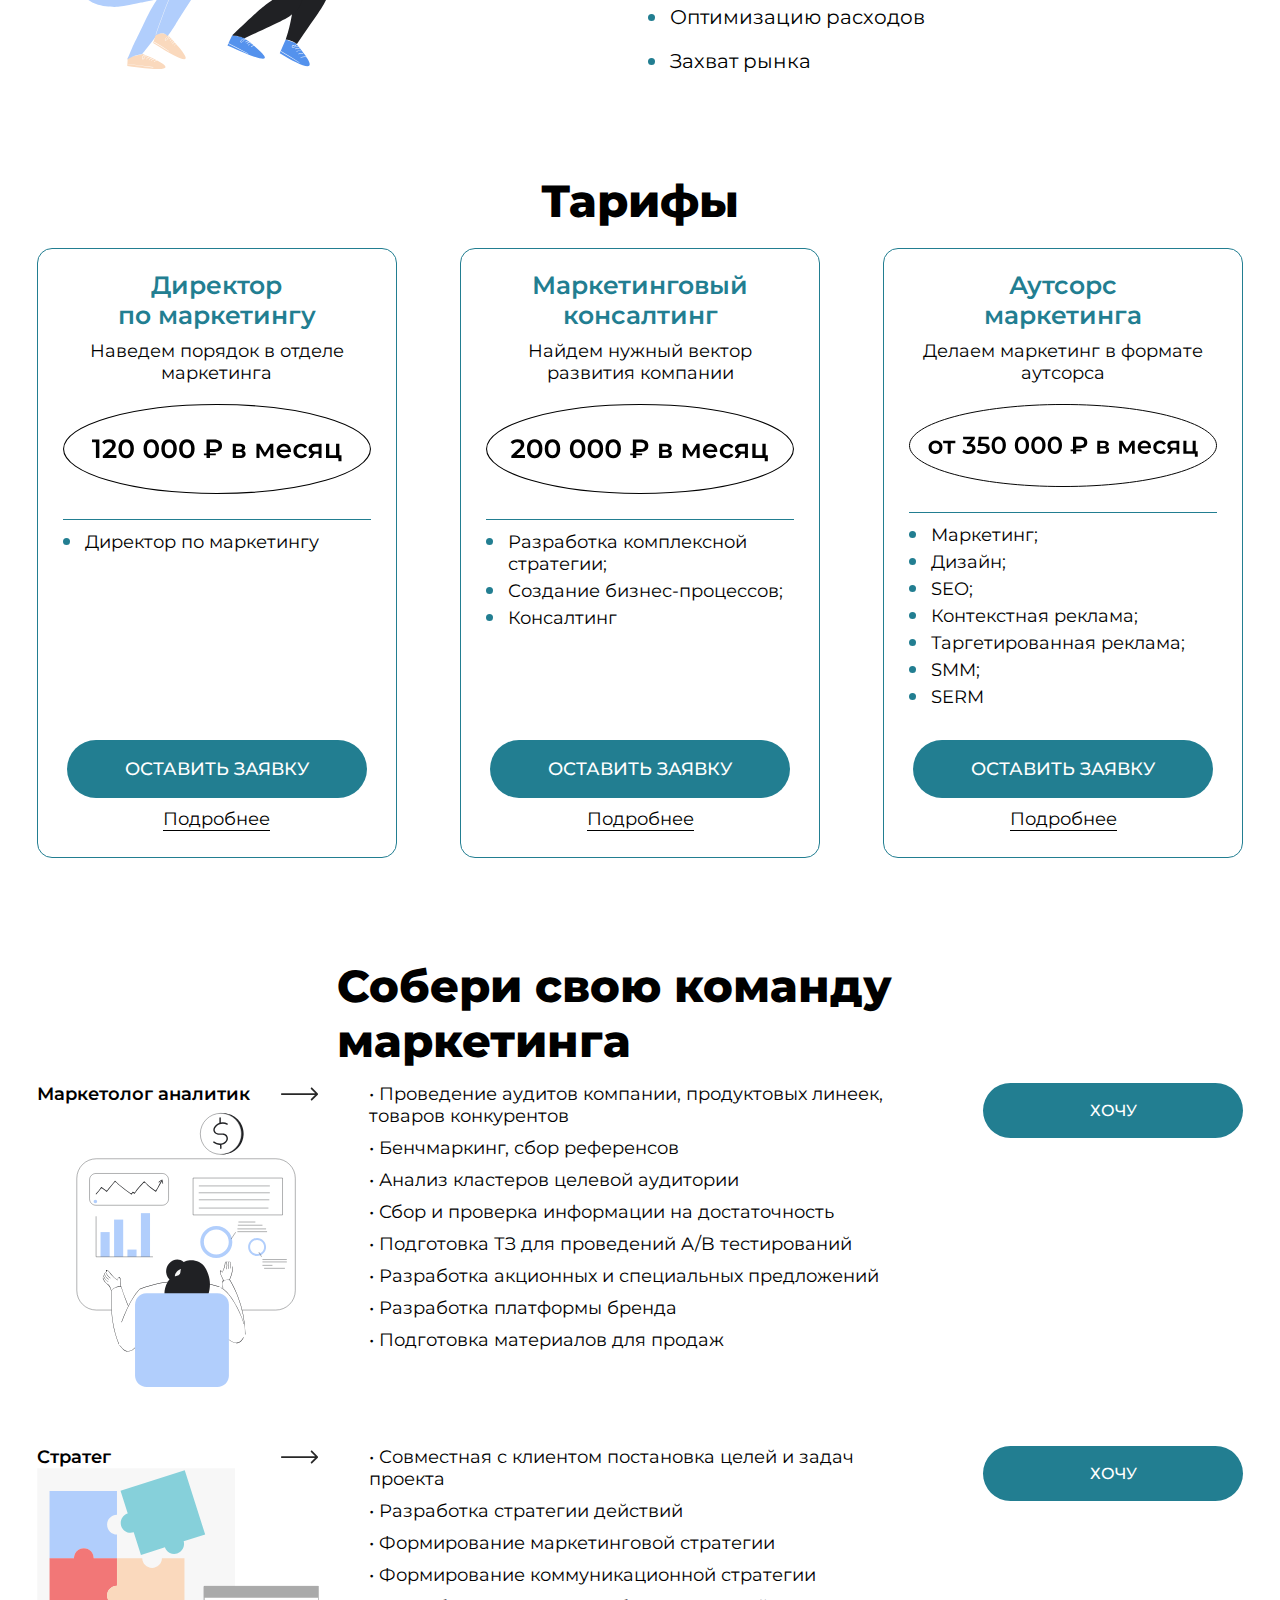
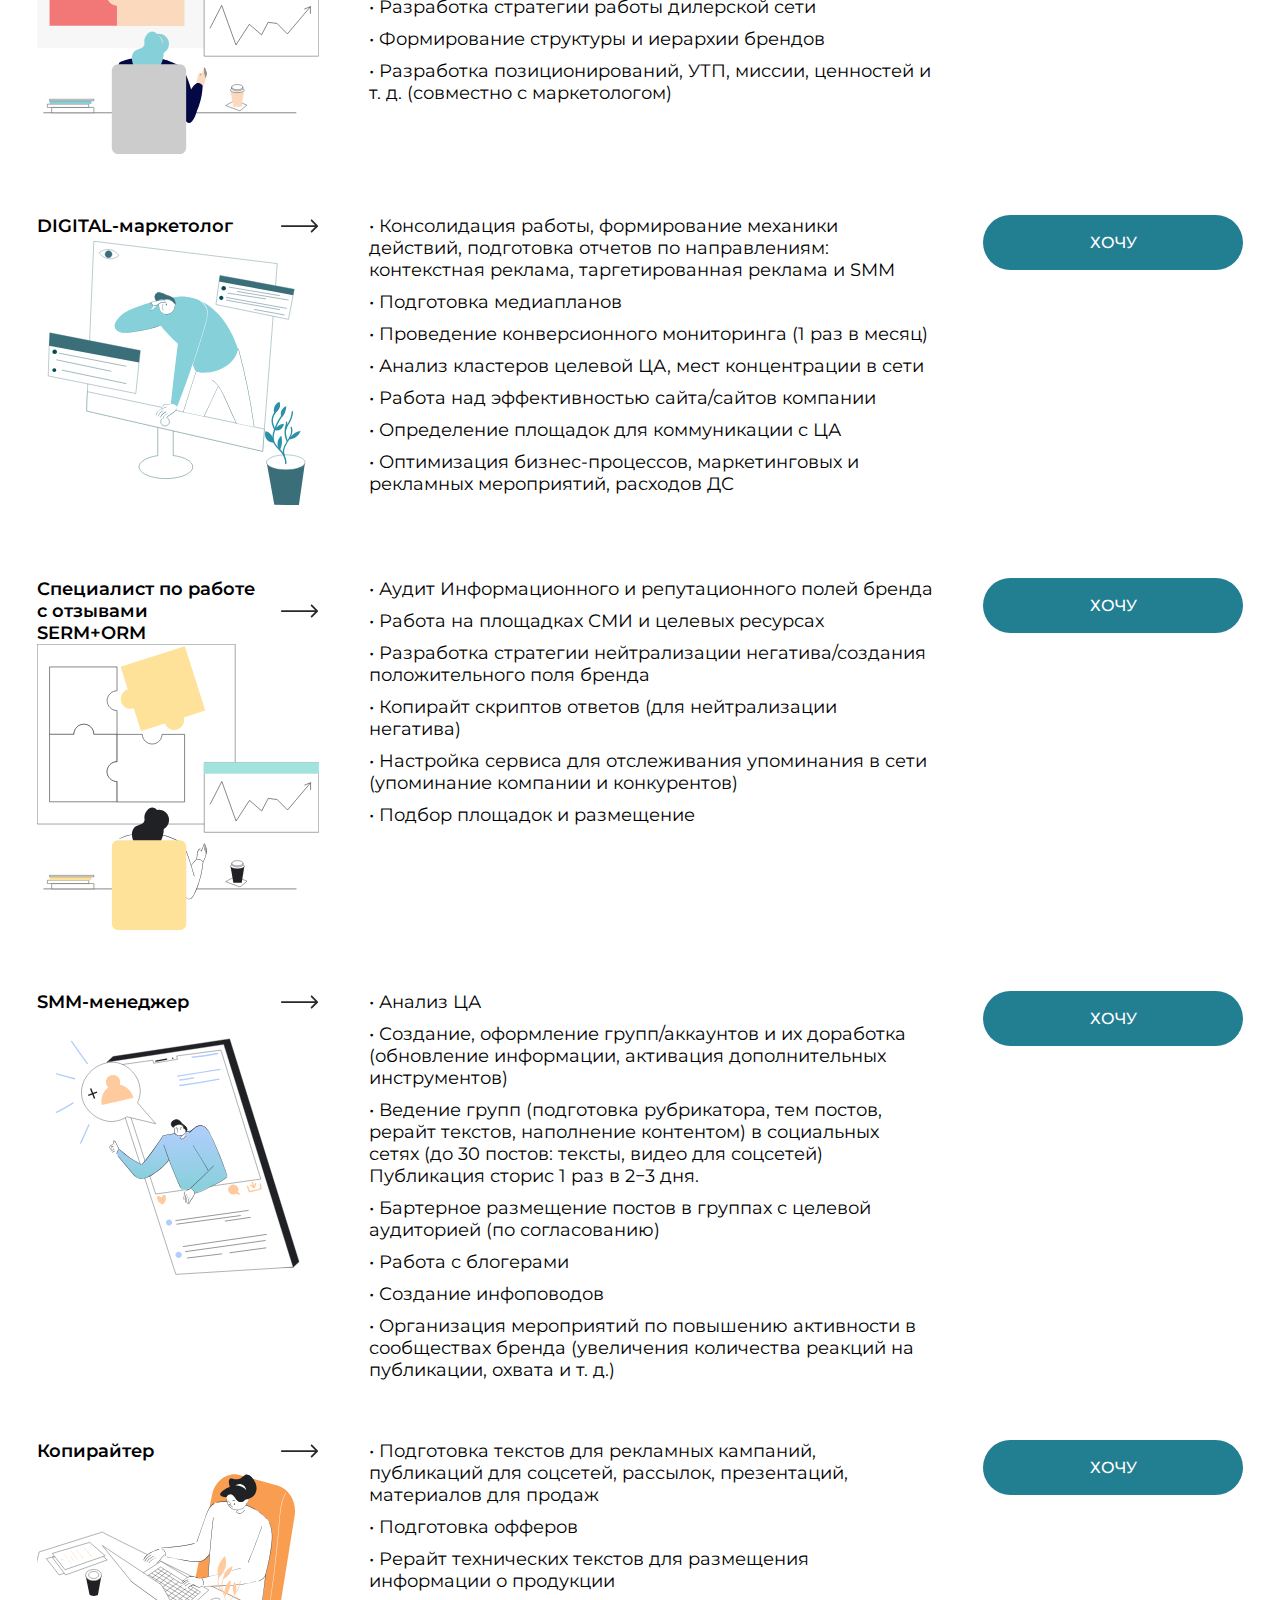
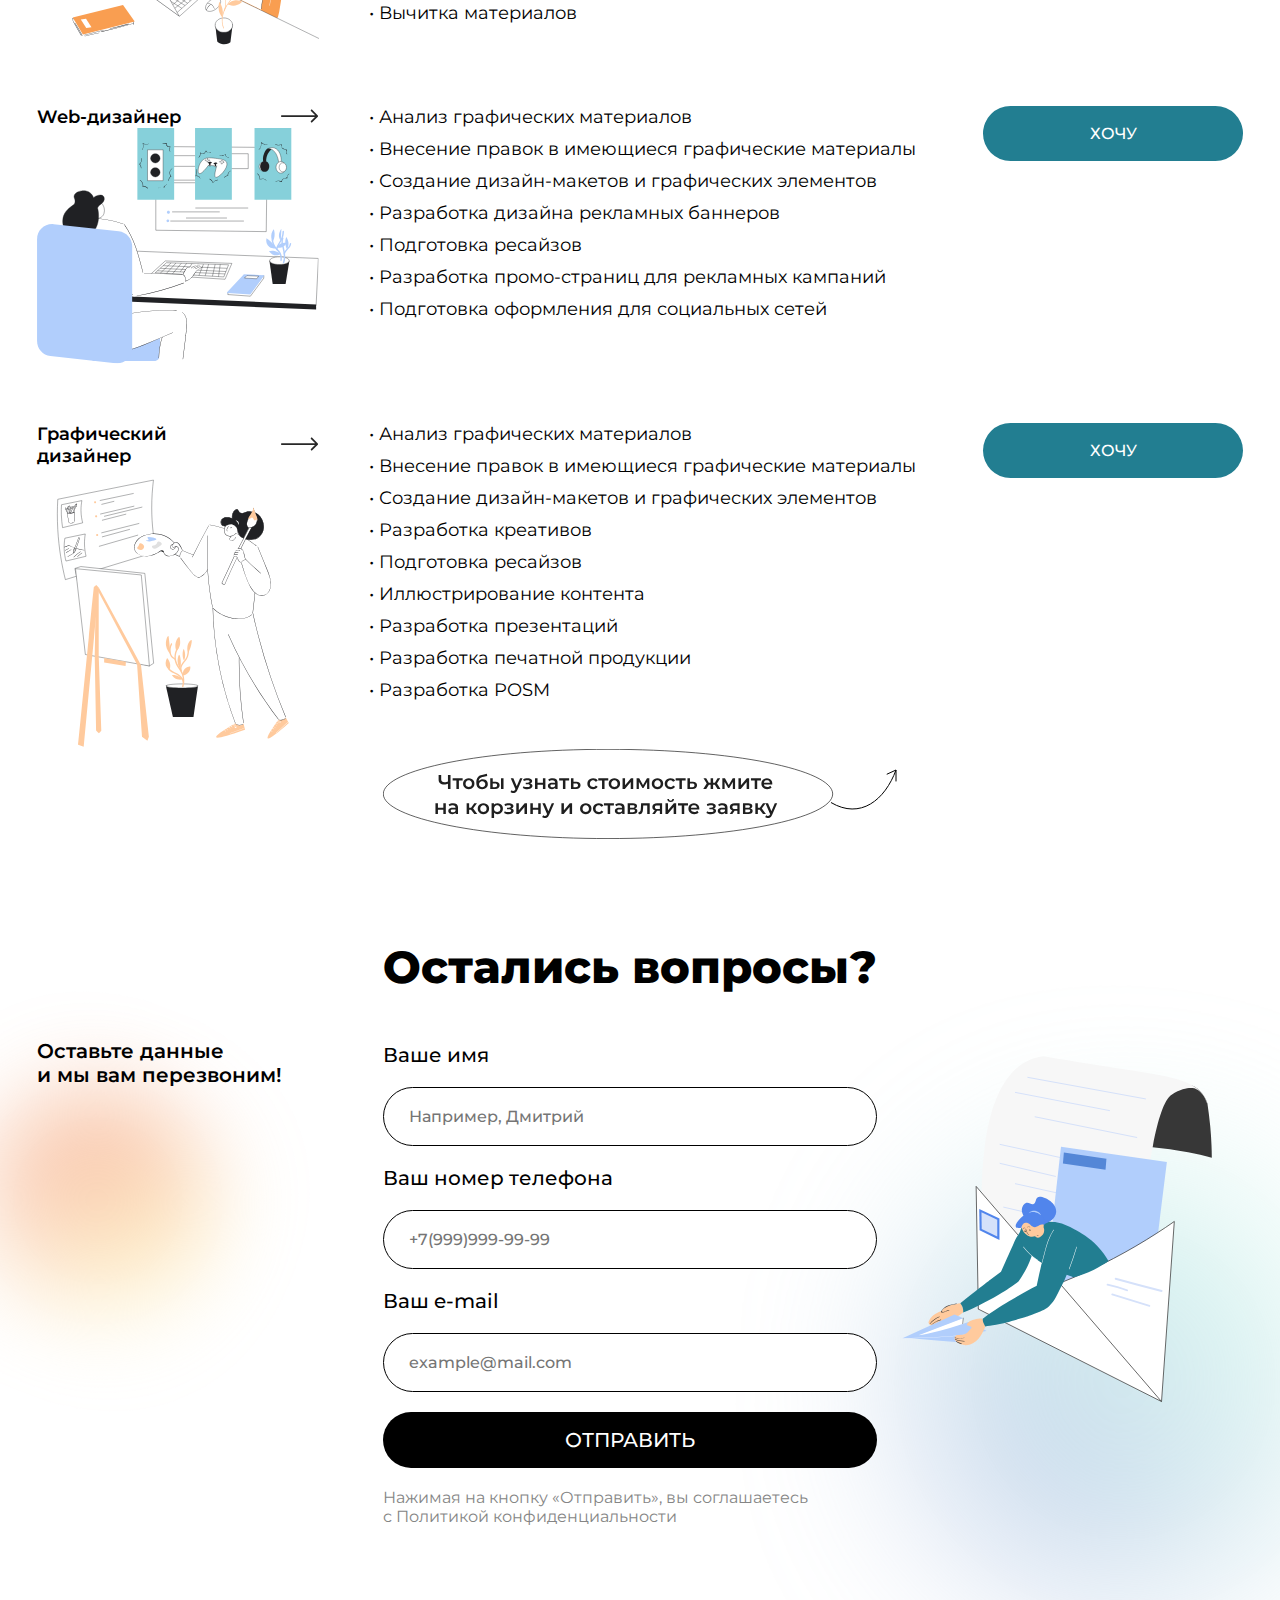
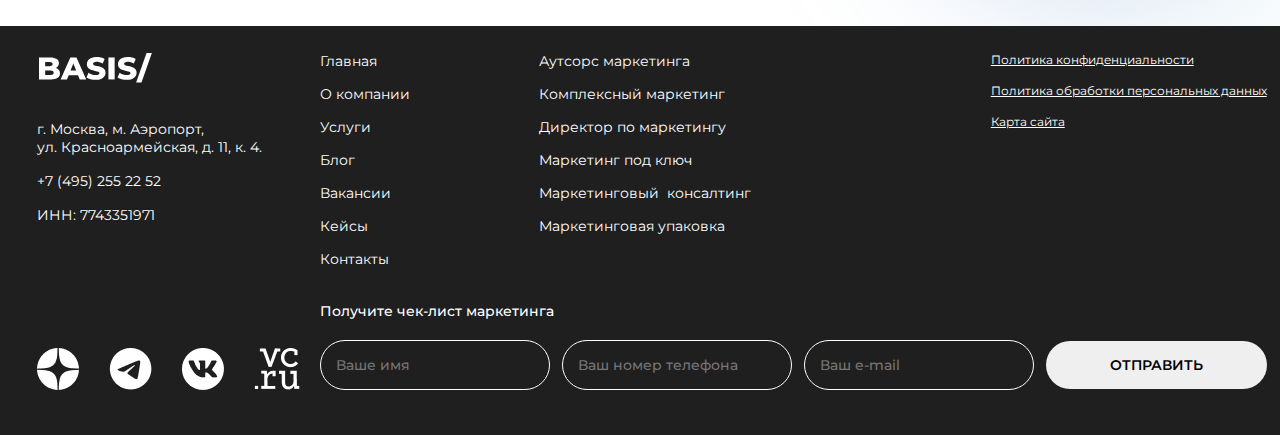
<file: complex_marketing.html>
<!DOCTYPE html>
<html lang="en">
<head>
    <meta charset="UTF-8">
    <meta name="viewport" content="width=device-width, initial-scale=1.0">
    <link rel="stylesheet" href="styles/common.css">
    <link rel="stylesheet" href="styles/complex_marketing.css">
    <title>Комплексный маркетинг</title>
</head>
<body data-observe="need_director">
    <button id="scrollToTopBtn"><img src="assets/upping-arrow.svg" alt="icon"></button>
    <header class="header">
        <div class="content-wrapper">
            <div onclick="window.location.href='index.html'" class="logo">
                <picture>
                    <source srcset="assets/logo-white.svg" media="(max-width: 1000px)" />
                    <img src="assets/logo.svg" alt="logo">
                </picture>
            </div>
            <nav class="header_general__menu">
                <ul class="header_general__menu-top">
                    <li>
                       <a href="index.html">ГЛАВНАЯ</a> 
                    </li>
                    <li>
                       <a href="about.html">О компании <span class="triangle"></span></a> 
                       <ul class="menu-service menu_lvl-2">
                            <li>
                                <a href="about.html">О компании</a>
                            </li>
                            <li>
                                <a href="#">Вакансии</a>
                            </li>
                        </ul>
                    </li>
                    <li>
                        <a href="#">Услуги <span class="triangle"></span></a>
                        <ul class="menu-service menu_lvl-2">
                            <li>
                                <a href="marketing_director.html">Директор по маркетингу</a>
                            </li>
                            <li>
                                <a href="marketing_package.html">Маркетинговая упаковка</a>
                            </li>
                            <li>
                                <a href="complex_marketing.html">Комплексный маркетинг</a>
                            </li>
                            <li>
                                <a href="marketing_key.html">Маркетинг под ключ</a>
                            </li>
                            <li>
                                <a href="outsorce_marketing.html">Аустсорс маркетинга</a>
                            </li>
                            <li>
                                <a href="consalting.html">Консалтинг</a>
                            </li>
                        </ul>
                    </li>
                    <li>
                        <a href="keyses.html">Кейсы</a>
                    </li>
                    <li>
                        <a href="#">Блог</a>
                    </li>
                    <li>
                       <a href="contacts.html">контакты</a>
                    </li>
                </ul>
            </nav>
            <div class="header_contacts">
                <p>+7 (495) 185-16-78</p>
                <p>marketing@basis.promo</p>
            </div>
            <div class="burger">
                <span></span>
                <span></span>
                <span></span>
            </div>
            <div class="burger_navigation">
                <div class="burger_navigation__list">
                    <p onclick="window.location.href='index.html'">ГЛАВНАЯ</p>
                    <div class="burger_navigation__list-toggle">
                        <p class="toggle">О компании <span class="triangle-click"></span></p>
                        <div class="content content_about hidden">
                            <p onclick="window.location.href='about.html'">О компании</p>
                            <p>Вакансии</p>
                        </div>
                    </div>
                    <div class="burger_navigation__list-toggle">
                        <p class="toggle">Услуги <span class="triangle-click"></span></p>
                        <div class="content content_service hidden">
                            <p onclick="window.location.href='marketing_director.html'">Директор по маркетингу</p>
                            <p onclick="window.location.href='marketing_package.html'">Маркетинговая упаковка</p>
                            <p onclick="window.location.href='complex_marketing.html'">Комплексный маркетинг</p>
                            <p onclick="window.location.href='marketing_key.html'">Маркетинг под ключ</p>
                            <p onclick="window.location.href='outsorce_marketing.html'">Аустсорс маркетинга</p>
                            <p onclick="window.location.href='consalting.html'">Консалтинг</p>
                        </div>
                    </div>
                    <p onclick="window.location.href='keyses.html'">кейсы</p>
                    <p>Блог</p>
                    <p onclick="window.location.href='contacts.html'">контакты</p>
                </div>
                <div class="burger_navigation__contacts">
                    <p>+7 (495) 185-16-78</p>
                    <p>marketing@basis.promo</p>
                </div>
            </div>
        </div>
    </header>

    <section class="marketing_director">
        <div class="marketing_director-blur"></div>
        <div class="content-wrapper">
            <div class="marketing_director__container">
                <div class="marketing_director__container-logo">
                    <div class="marketing_director-logo-blur"></div>
                    <img src="assets/logo.svg" alt="logo" class="marketing_director-logo">
                </div>
                <div class="marketing_director__container-info_wrapper">
                    <div class="marketing_director__container-info">
                        <h1 class="marketing_director-info_title">Комплексный маркетинг <br> на всех этапах развития <br> бизнеса</h1>
                        <button class="main_btn">подробнее</button>
                    </div>
                </div>
                <div class="marketing_director__container-image">
                    <img src="assets/logo.svg" alt="logo" class="marketing_director-logo-mobile">
                    <img src="assets/marketing_director-img.webp" alt="image" class="marketing-director-img">
                </div>
            </div>
        </div>
    </section>

    <section class="we_do">
        <div class="content-wrapper">
            <div class="we_do__container">
                <div class="we_do__container__image">
                    <div class="vectors-blur"></div>
                    <img src="assets/vectors.webp" alt="image">
                </div>
                <div class="we_do__container__info">
                    <h2>Что мы сделаем?</h2>
                    <p>BASIS возьмет на себя маркетинговое развитие вашего бизнеса. Мы говорим о полном комплексе услуг на всех этапах: формирование концепции, управление инструментами продвижения продукта на рынке, взаимодействие с целевыми аудиториями, партнерами и подрядчиками.</p>
                </div>
            </div>
        </div>
    </section>

    <section class="need_director">
        <div class="content-wrapper">
            <div class="need_director__title">
                <h2>Что такое комплексный <br> маркетинг?</h2>
            </div>
            <div class="need_director__container">
                <div class="need_director__container_row">
                    <div class="need_director__row-image">
                        <img src="assets/need_dir-icon-1.webp" alt="image">
                    </div>
                    <div class="need_director__row-info">
                        <p>Это сбор и использование информации для увеличения трафика, повышения продаж и оптимизация прейскурантов. Мы поможем вашему бизнесу приносить больше прибыли, внимательно рассмотрев цели бизнеса и особенности ниши</p>
                    </div>
                </div>
                <div class="need_director__container_row need_director__container_row-2">
                    <div class="need_director__row-image">
                        <img src="assets/need_dir-icon-2.webp" alt="image">
                    </div>
                    <div class="need_director__row-info need_director__row-info-2">
                        <p>Это разработка, управление, исследование и внедрение современных стратегий маркетинга, ускоряющих процесс продвижения товаров и услуг предприятия.</p>
                    </div>
                </div>
                <div class="need_director__container_row">
                    <div class="need_director__row-image">
                        <img src="assets/need_dir-icon-3.webp" alt="image">
                    </div>
                    <div class="need_director__row-info">
                        <p>Это создание программы контекстной рекламы, отслеживание результатов маркетинговых кампаний, SEO-оптимизация и анализ целевой аудитории (если вы захотите включить эти услуги в пакет).</p>
                    </div>
                </div>
            </div>
        </div>
    </section>

    <section class="big_ellipse">
        <div class="content-wrapper">
            <div class="big_ellipse-title">
                <h2>Ситуации, в которых нужен директор по маркетингу на аутсорсе</h2>
                <img src="assets/need-dir-cloud.webp" alt="image" class="need-dir-cloud">
            </div>

            <div class="big_ellipse__container">
                <div class="big_ellipse__container-image">
                    <img src="assets/need-dir-big-ellipse-img.webp" alt="image">
                </div>
                <div class="accordion-wrapper accordion-wrapper-1">
                    <button class="accordion">
                        <div class="name">
                            <p class="txt-2">На старте</p>
                            <p class="xmark">+</p>
                            <div class="accordion-blur"></div>
                        </div>
                    </button>
                    <div class="panel panel-1">
                        <p class="txt-2">Поможет определить целевую аудиторию, сформировать уникальное предложение и привлечь первых клиентов</p>
                    </div>
                </div>
                <div class="accordion-wrapper accordion-wrapper-2">
                    <button class="accordion">
                        <div class="name">
                            <p class="txt-2">Нужны точки роста</p>
                            <p class="xmark">+</p>
                            <div class="accordion-blur"></div>
                        </div>
                    </button>
                    <div class="panel panel-2">
                        <p class="txt-2">Направит усилия отдела на увеличение продаж, привлечение новых инвесторов и укрепление бренда</p>
                    </div>
                </div>
                <div class="accordion-wrapper accordion-wrapper-3">
                    <button class="accordion">
                        <div class="name">
                            <p class="txt-2">Не можете найти эксперта <br> в отрасли или соответствующего <br> уровню вашей компании</p>
                            <p class="xmark">+</p>
                            <div class="accordion-blur"></div>
                        </div>
                    </button>
                    <div class="panel panel-3">
                        <p class="txt-2">Поможет компании понять потребности рынка и целевой аудитории, создать эффективную стратегию маркетинга, развить бренд, привлечь новых клиентов и изучить конкурентов</p>
                    </div>
                </div>
                <div class="accordion-wrapper accordion-wrapper-4">
                    <button class="accordion">
                        <div class="name">
                            <p class="txt-2">Повысить количество <br> покупок или их частоту</p>
                            <p class="xmark">+</p>
                            <div class="accordion-blur"></div>
                        </div>
                    </button>
                    <div class="panel panel-4">
                        <p class="txt-2">Предоставит инструменты для привлечения новых клиентов, удержания существующих 
                            и стимулирования повторных покупок.
                            Также поможет оптимизировать процессы продаж и упростить путь клиента от знакомства 
                            с продуктом до его покупки, что может привести 
                            к увеличению количества покупок или их частоты</p>
                    </div>
                </div>
                <div class="accordion-wrapper accordion-wrapper-5">
                    <button class="accordion">
                        <div class="name">
                            <p class="txt-2">Нужно больше продаж</p>
                            <p class="xmark">+</p>
                            <div class="accordion-blur"></div>
                        </div>
                    </button>
                    <div class="panel panel-5">
                        <p class="txt-2">Предоставит инструменты и готовые решения для эффективного привлечения новых клиентов и увеличения продаж существующим</p>
                    </div>
                </div>
                <div class="accordion-wrapper accordion-wrapper-6">
                    <button class="accordion">
                        <div class="name">
                            <p class="txt-2">Нужен объем рынка</p>
                            <p class="xmark">+</p>
                            <div class="accordion-blur"></div>
                        </div>
                    </button>
                    <div class="panel panel-6">
                        <p class="txt-2">Предоставит инструменты для привлечения новых клиентов и расширения целевой аудитории: маркетинговые кампании для повышения узнаваемости бренда, привлечения внимания целевой аудитории, установления партнерских отношений и расширения географии продаж</p>
                    </div>
                </div>
                <div class="accordion-wrapper accordion-wrapper-7">
                    <button class="accordion">
                        <div class="name">
                            <p class="txt-2">Надоело лоскутное одеяло</p>
                            <p class="xmark">+</p>
                            <div class="accordion-blur"></div>
                        </div>
                    </button>
                    <div class="panel panel-7">
                        <p class="txt-2">Поможет бизнесу найти новые возможности для роста и развития, предоставляя инструменты для исследования рынка и определения потенциальных новых сегментов и рынков</p>
                    </div>
                </div>
                <div class="accordion-wrapper accordion-wrapper-8">
                    <button class="accordion">
                        <div class="name">
                            <p class="txt-2">Нужно увеличить маржинальность/ <br> продавать дороже</p>
                            <p class="xmark">+</p>
                            <div class="accordion-blur"></div>
                        </div>
                    </button>
                    <div class="panel panel-8">
                        <p class="txt-2">Поможет бизнесу увеличить маржинальность и продавать товары или услуги дороже, предоставляя инструменты для создания привлекательных предложений и установления ценовой политики</p>
                    </div>
                </div>
                <div class="accordion-wrapper accordion-wrapper-9">
                    <button class="accordion">
                        <div class="name">
                            <p class="txt-2">Нужно внедрить учет и контролировать <br> эффективность маркетинга и продаж</p>
                            <p class="xmark">+</p>
                            <div class="accordion-blur"></div>
                        </div>
                    </button>
                    <div class="panel panel-9">
                        <p class="txt-2">Поможет бизнесу внедрить систему учета и контроля эффективности маркетинга и продаж, предоставляя инструменты для сбора и анализа данных о продажах, потребительских предпочтениях и поведении целевой аудитории</p>
                    </div>
                </div>
                <div class="accordion-wrapper accordion-wrapper-10">
                    <button class="accordion">
                        <div class="name">
                            <p class="txt-2">Нужна управляемая система <br> маркетинга, а не шаманство</p>
                            <p class="xmark">+</p>
                            <div class="accordion-blur"></div>
                        </div>
                    </button>
                    <div class="panel panel-10">
                        <p class="txt-2">CMO на аутсорсе уже обладает опытом и знаниями в данной области, а также готов предоставить решения и инструменты для выполнения задач по маркетингу</p>
                    </div>
                </div>
            </div>

            <div class="big_ellipse__container-mobile">
                <div class="big_ellipse__container-mobile-image">
                    <img src="assets/need-dir-ellipse-img-mobile.png" alt="image">
                </div>
                <div class="big_ellipse__container-mobile-wrapper">
                    <div class="accordion-wrapper accordion-wrapper-1">
                        <button class="accordion">
                            <div class="name">
                                <p class="txt-2">На старте</p>
                                <p class="xmark">+</p>
                                <div class="accordion-blur"></div>
                            </div>
                        </button>
                        <div class="panel">
                            <p class="txt-2">Поможет определить целевую аудиторию, сформировать уникальное предложение и привлечь первых клиентов</p>
                        </div>
                    </div>
                    <div class="accordion-wrapper accordion-wrapper-2">
                        <button class="accordion">
                            <div class="name">
                                <p class="txt-2">Нужны точки роста</p>
                                <p class="xmark">+</p>
                                <div class="accordion-blur"></div>
                            </div>
                        </button>
                        <div class="panel">
                            <p class="txt-2">Направит усилия отдела на увеличение продаж, привлечение новых инвесторов и укрепление бренда</p>
                        </div>
                    </div>
                    <div class="accordion-wrapper accordion-wrapper-3">
                        <button class="accordion">
                            <div class="name">
                                <p class="txt-2">Не можете найти эксперта <br> в отрасли или соответствующего <br> уровню вашей компании</p>
                                <p class="xmark">+</p>
                                <div class="accordion-blur"></div>
                            </div>
                        </button>
                        <div class="panel">
                            <p class="txt-2">Поможет компании понять потребности рынка и целевой аудитории, создать эффективную стратегию маркетинга, развить бренд, привлечь новых клиентов и изучить конкурентов</p>
                        </div>
                    </div>
                    <div class="accordion-wrapper accordion-wrapper-4">
                        <button class="accordion">
                            <div class="name">
                                <p class="txt-2">Повысить количество <br> покупок или их частоту</p>
                                <p class="xmark">+</p>
                                <div class="accordion-blur"></div>
                            </div>
                        </button>
                        <div class="panel">
                            <p class="txt-2">Предоставит инструменты для привлечения новых клиентов, удержания существующих 
                                и стимулирования повторных покупок.
                                Также поможет оптимизировать процессы продаж и упростить путь клиента от знакомства 
                                с продуктом до его покупки, что может привести 
                                к увеличению количества покупок или их частоты</p>
                        </div>
                    </div>
                    <div class="accordion-wrapper accordion-wrapper-5">
                        <button class="accordion">
                            <div class="name">
                                <p class="txt-2">Нужно больше продаж</p>
                                <p class="xmark">+</p>
                                <div class="accordion-blur"></div>
                            </div>
                        </button>
                        <div class="panel">
                            <p class="txt-2">Предоставит инструменты и готовые решения для эффективного привлечения новых клиентов и увеличения продаж существующим</p>
                        </div>
                    </div>
                    <div class="accordion-wrapper accordion-wrapper-6">
                        <button class="accordion">
                            <div class="name">
                                <p class="txt-2">Нужен объем рынка</p>
                                <p class="xmark">+</p>
                                <div class="accordion-blur"></div>
                            </div>
                        </button>
                        <div class="panel">
                            <p class="txt-2">Предоставит инструменты для привлечения новых клиентов и расширения целевой аудитории: маркетинговые кампании для повышения узнаваемости бренда, привлечения внимания целевой аудитории, установления партнерских отношений и расширения географии продаж</p>
                        </div>
                    </div>
                    <div class="accordion-wrapper accordion-wrapper-7">
                        <button class="accordion">
                            <div class="name">
                                <p class="txt-2">Надоело лоскутное одеяло</p>
                                <p class="xmark">+</p>
                                <div class="accordion-blur"></div>
                            </div>
                        </button>
                        <div class="panel">
                            <p class="txt-2">Поможет бизнесу найти новые возможности для роста и развития, предоставляя инструменты для исследования рынка и определения потенциальных новых сегментов и рынков</p>
                        </div>
                    </div>
                    <div class="accordion-wrapper accordion-wrapper-8">
                        <button class="accordion">
                            <div class="name">
                                <p class="txt-2">Нужно увеличить маржинальность/ <br> продавать дороже</p>
                                <p class="xmark">+</p>
                                <div class="accordion-blur"></div>
                            </div>
                        </button>
                        <div class="panel">
                            <p class="txt-2">Поможет бизнесу увеличить маржинальность и продавать товары или услуги дороже, предоставляя инструменты для создания привлекательных предложений и установления ценовой политики</p>
                        </div>
                    </div>
                    <div class="accordion-wrapper accordion-wrapper-9">
                        <button class="accordion">
                            <div class="name">
                                <p class="txt-2">Нужно внедрить учет и контролировать <br> эффективность маркетинга и продаж</p>
                                <p class="xmark">+</p>
                                <div class="accordion-blur"></div>
                            </div>
                        </button>
                        <div class="panel">
                            <p class="txt-2">Поможет бизнесу внедрить систему учета и контроля эффективности маркетинга и продаж, предоставляя инструменты для сбора и анализа данных о продажах, потребительских предпочтениях и поведении целевой аудитории</p>
                        </div>
                    </div>
                    <div class="accordion-wrapper accordion-wrapper-10">
                        <button class="accordion">
                            <div class="name">
                                <p class="txt-2">Нужна управляемая система <br> маркетинга, а не шаманство</p>
                                <p class="xmark">+</p>
                                <div class="accordion-blur"></div>
                            </div>
                        </button>
                        <div class="panel">
                            <p class="txt-2">CMO на аутсорсе уже обладает опытом и знаниями в данной области, а также готов предоставить решения и инструменты для выполнения задач по маркетингу</p>
                        </div>
                    </div>
                </div>
            </div>
        </div>
    </section>

    <section class="targets">
        <div class="content-wrapper">
            <div class="targets__container">
                <div class="targets__container-image">
                    <img src="assets/compl-mark-targets-img.svg" alt="image">
                </div>
                <div class="targets__container-info">
                    <div class="targets__container-title">
                        <h2>Цели, которые мы поможем <br> достичь</h2>
                    </div>
                    <div class="targets__container-info-points">
                        <div class="points-row">
                            <div class="point"></div>
                            <p>Сформируем и реализуем стратегию бренда на 2024 год</p>
                        </div>
                        <div class="points-row">
                            <div class="point"></div>
                            <p>Отыщем и выйдем на новые целевые аудитории</p>
                        </div>
                        <div class="points-row">
                            <div class="point"></div>
                            <p>Систематизируем и оптимизируем маркетинговые активности</p>
                        </div>
                        <div class="points-row">
                            <div class="point"></div>
                            <p>Создадим единую воронку маркетинга и продаж (CJM) <br> для повышения роста трафика</p>
                        </div>
                        <div class="points-row">
                            <div class="point"></div>
                            <p>Создадим продуктовые и брендовые линейки</p>
                        </div>
                        <div class="points-row">
                            <div class="point"></div>
                            <p>Увеличим узнаваемость brand awareness</p>
                        </div>
                        <div class="points-row">
                            <div class="point"></div>
                            <p>Расширение возможностей: сформируем и протестируем выработанные <br> гипотезы (Маркетинг «Снизу вверх»)</p>
                        </div>
                    </div>
                </div>
            </div>
        </div>
    </section>

    <section class="functions">
        <div class="content-wrapper">
            <div class="functions__container">
                <div class="functions__container-image">
                    <img src="assets/compl-mark-functions-img.svg" alt="image">
                </div>
                <div class="functions__container-info">
                    <div class="functions__container-title">
                        <h2>Функции и инструменты</h2>
                    </div>
                    <div class="functions__container__accordion">
                        <div class="functions-accordion-wrapper">
                            <button class="accordion">
                                <div class="name">
                                    <div class="txt-2">
                                        <p class="bold">Аналитика</p>
                                        <p>Исследуем внутренние и внешние факторы, которые влияют на компанию и продукт</p>
                                    </div>
                                    <p class="xmark">+</p>
                                </div>
                            </button>
                            <div class="panel">
                                <p class="txt-2">
                                    • Разработаем позиционирование, УТП, сделаем описание продукта (таблица) под ЦА<br>
                                    • Определим ключевые мессейджи и триггеры<br>
                                    • Утвердим смысловую упаковку (позиционирование, миссия, ценности и т. д.)<br>
                                    • Утвердим визуальную упаковку (сайт, айдентика, социальные сети, печатные материалы)<br>
                                    • Утвердим контентную упаковку (присутствие в социальных сетях и СМИ: рубрикатор, план постов и публикаций, коллаборации, пресс релизы и тд)<br>
                                    • Разработаем механику продвижения (инструменты и бюджет) бренда<br>
                                    • Определим каналы коммуникации с каждой ЦА<br>
                                    • Разработаем платформу бренда<br>
                                    • Разработаем материалы для продаж, POSM<br>
                                    • Подготовим коммуникационную стратегию для бренда<br>
                                </p>
                            </div>
                        </div>
                        <div class="functions-accordion-wrapper">
                            <button class="accordion">
                                <div class="name">
                                    <div class="txt-2">
                                        <p class="bold">Продукт компании</p>
                                        <p>Выявим сильные стороны продукта и донесем их до целевой аудитории</p>
                                    </div>
                                    <p class="xmark">+</p>
                                </div>
                            </button>
                            <div class="panel">
                                <p class="txt-2">
                                    • Проанализируем рынок, спрогнозируем его изменения и развития<br>
                                    • Проанализируем конкурентов, их продукцию и сервисы<br>
                                    • Исследуем нужды потребителей и потенциальных клиентов<br>
                                    • Спрогнозируем покупательское поведение Проанализируем продажи (ведение клиентов) CRM маркетинга<br>
                                    • Выявим возможные ниши позиционирования<br>
                                    • Кластеризируем целевую аудиторию<br>
                                    • Подготовим новые гипотезы для тестирования<br>
                                </p>
                            </div>
                        </div>
                        <div class="functions-accordion-wrapper">
                            <button class="accordion">
                                <div class="name">
                                    <div class="txt-2">
                                        <p class="bold">Продажи</p>
                                        <p>Привлечем новых клиентов, обеспечим продажи необходимыми инструментами</p>
                                    </div>
                                    <p class="xmark">+</p>
                                </div>
                            </button>
                            <div class="panel">
                                <p class="txt-2">
                                    • Сформируем продуктовую политику<br>
                                    • Сформируем ценовую политику<br>
                                    • Сформируем покупательский спрос и стимулируем сбыт<br>
                                    • Проконтролируем и улучшим сервисы для клиентов<br>
                                    • Консолидируем маркетинговые активности и действия отдела продаж. CJM<br>
                                </p>
                            </div>
                        </div>
                        <div class="functions-accordion-wrapper">
                            <button class="accordion">
                                <div class="name">
                                    <div class="txt-2">
                                        <p class="bold">Управление, координация и контроль</p>
                                        <p>Разработаем и реализуем стратегии поведения компании на рынке</p>
                                    </div>
                                    <p class="xmark">+</p>
                                </div>
                            </button>
                            <div class="panel">
                                <p class="txt-2">
                                    • Разработаем стратегию поведения на рынке<br>
                                    • Поставим цели и приоритетные направления по продвижению<br>
                                    • Возьмем под контроль управление рисками<br>
                                    • Скоординируем активность смежных департаментов<br>
                                    • Спланируем и реализуем кампании по коммуникации с клиентами<br>
                                    • Организуем и оптимизируем сервисное обслуживание<br>
                                </p>
                            </div>
                        </div>
                        <div class="functions-accordion-wrapper">
                            <button class="accordion">
                                <div class="name">
                                    <div class="txt-2">
                                        <p class="bold">Инновации</p>
                                        <p>Разработаем новые продукты и выведем их на рынок, активируем sales & marketing tech</p>
                                    </div>
                                    <p class="xmark">+</p>
                                </div>
                            </button>
                            <div class="panel">
                                <p class="txt-2">
                                    • Разработаем новый продукт<br>
                                    • Поставим цели по внедрению продукта на рынок<br>
                                    • Протестируем гипотезы<br>
                                    • Внедрим современные технологии и техники привлечения и удержания клиентов<br>
                                    • Внедрим инфраструктурные (в том числе технологических) инструменты (софт, ПО и т. д.)<br>
                                </p>
                            </div>
                        </div>
                    </div>
                </div>
            </div>
        </div>
    </section>

    <section class="main_form need_dir-form">
        <div class="main_from-right-blur need-dir_from-right-blur"></div>
        <div class="content-wrapper">
            <div class="main_form__container">
                <div class="main_form__img-form-wrapper need-dir_form__img-form-wrapper">
                    <div class="main_form__container-image need-dir_form__container-image">
                        <img src="assets/need-dir-form.webp" alt="image">
                    </div>
                    <form class="main_form__container-form">
                        <div class="main_form-title need-dir_form-title">
                            <h2>Получите чек-лист маркетинга</h2>
                        </div>
                        <div class="need_dir_form-pretitle">
                            <p>Оцените на сколько вы используете возможности маркетинга</p>
                        </div>
                        <p class="input_name">Ваше имя</p>
                        <input type="text" class="main_form-input need-dir_form-input" placeholder="Например, Дмитрий">
                        <p class="input_name">Ваш номер телефона</p>
                        <input type="tel" class="main_form-input need-dir_form-input" placeholder="+7(999)999-99-99">
                        <p class="input_name">Ваш e-mail</p>
                        <input type="email" class="main_form-input need-dir_form-input" placeholder="example@mail.com">
                        <button class="main_form-button need-dir_form-button">Отправить</button>
                        <p class="politika-text">Нажимая на кнопку «Отправить», вы соглашаетесь <br> с Политикой конфиденциальности</p>
                    </form>
                </div>
            </div>
        </div>
    </section>

    <section class="you_get">
        <div class="content-wrapper">
            <div class="you_get__container-title you_get__container-title-mobile">
                <h2>Что вы получите</h2>
            </div>
            <div class="you_get__container">
                <div class="you_get__container-image">
                    <div class="you_get__container-title you_get__container-title-desktop">
                        <h2>Что вы получите</h2>
                    </div>
                    <img src="assets/comp-mark-you-get-img.svg" alt="image">
                </div>
                <div class="you_get__container-info">
                    <picture class="you_get__info-image">
                        <source srcset="assets/comp-mark-you-get-cloud-4.svg" media="(max-width: 710px)" />
                        <source srcset="assets/comp-mark-you-get-cloud-3.svg" media="(max-width: 1079px)" />
                        <source srcset="assets/comp-mark-you-get-cloud-2.svg" media="(max-width: 1200px)" />
                        <img src="assets/comp-mark-you-get-cloud-1.svg" alt="image">
                    </picture>
                    <div class="you_get__container-info-points">
                        <div class="points-row">
                            <div class="point"></div>
                            <p>Повышение объема продаж</p>
                        </div>
                        <div class="points-row">
                            <div class="point"></div>
                            <p>Повышение частоты продаж</p>
                        </div>
                        <div class="points-row">
                            <div class="point"></div>
                            <p>Повышение маржинальности</p>
                        </div>
                        <div class="points-row">
                            <div class="point"></div>
                            <p>Учет эффективности</p>
                        </div>
                        <div class="points-row">
                            <div class="point"></div>
                            <p>Оптимизацию расходов</p>
                        </div>
                        <div class="points-row">
                            <div class="point"></div>
                            <p>Захват рынка</p>
                        </div>
                    </div>
                </div>
            </div>
        </div>
    </section>

    <section class="prices">
        <div class="content-wrapper">
            <div class="prices-title">
                <h2>Тарифы</h2>
            </div>
            <div class="prices__container">
                <div class="prices__container__block">
                    <p class="title">Директор <br>
                        по маркетингу</p>
                    <p class="pretitle">Наведем порядок в отделе <br> маркетинга</p>
                    <img src="assets/comp-mark-price-1.svg" alt="image">
                    <div class="line"></div>
                    <div class="prices__container-info-points prices__container-info-points-1">
                        <div class="points-row">
                            <div class="point"></div>
                            <p>Директор по маркетингу</p>
                        </div>
                    </div>
                    <div class="prices__container__block-btn">
                        <button class="main_btn">Оставить заявку</button>
                        <p class="more">Подробнее</p>
                    </div>
                </div>
                <div class="prices__container__block">
                    <p class="title">Маркетинговый <br> консалтинг</p>
                    <p class="pretitle">Найдем нужный вектор <br> развития компании</p>
                    <img src="assets/comp-mark-price-2.svg" alt="image">
                    <div class="line"></div>
                    <div class="prices__container-info-points prices__container-info-points-2">
                        <div class="points-row">
                            <div class="point"></div>
                            <p>Разработка комплексной стратегии;</p>
                        </div>
                        <div class="points-row">
                            <div class="point"></div>
                            <p>Создание бизнес-процессов;</p>
                        </div>
                        <div class="points-row">
                            <div class="point"></div>
                            <p>Консалтинг</p>
                        </div>
                    </div>
                    <div class="prices__container__block-btn">
                        <button class="main_btn">Оставить заявку</button>
                        <p class="more">Подробнее</p>
                    </div>
                </div>
                <div class="prices__container__block prices__container__block-desktop">
                    <p class="title">Аутсорс <br> маркетинга</p>
                    <p class="pretitle">Делаем маркетинг в формате аутсорса</p>
                    <img src="assets/comp-mark-price-3.svg" alt="image">
                    <div class="line"></div>
                    <div class="prices__container-info-points prices__container-info-points-3">
                        <div class="points-row">
                            <div class="point"></div>
                            <p>Маркетинг;</p>
                        </div>
                        <div class="points-row">
                            <div class="point"></div>
                            <p>Дизайн;</p>
                        </div>
                        <div class="points-row">
                            <div class="point"></div>
                            <p>SEO;</p>
                        </div>
                        <div class="points-row">
                            <div class="point"></div>
                            <p>Контекстная реклама;</p>
                        </div>
                        <div class="points-row">
                            <div class="point"></div>
                            <p>Таргетированная реклама;</p>
                        </div>
                        <div class="points-row">
                            <div class="point"></div>
                            <p>SMM;</p>
                        </div>
                        <div class="points-row">
                            <div class="point"></div>
                            <p>SERM</p>
                        </div>
                    </div>
                    <div class="prices__container__block-btn">
                        <button class="main_btn">Оставить заявку</button>
                        <p class="more">Подробнее</p>
                    </div>
                </div>
            </div>
            <div class="prices__container__block prices__container__block-mobile">
                <div class="prices__container__block-title-wrapper">
                    <div class="titles">
                        <p class="title">Аутсорс <br> маркетинга</p>
                        <p class="pretitle">Делаем маркетинг в формате аутсорса</p>
                    </div>
                    <img src="assets/comp-mark-price-3.svg" alt="image">
                </div>
                <div class="line"></div>
                <div class="prices__container-info-points prices__container-info-points-3">
                    <div class="points-row">
                        <div class="point"></div>
                        <p>Маркетинг;</p>
                    </div>
                    <div class="points-row">
                        <div class="point"></div>
                        <p>Дизайн;</p>
                    </div>
                    <div class="points-row">
                        <div class="point"></div>
                        <p>SEO;</p>
                    </div>
                    <div class="points-row">
                        <div class="point"></div>
                        <p>Контекстная реклама;</p>
                    </div>
                    <div class="points-row">
                        <div class="point"></div>
                        <p>Таргетированная реклама;</p>
                    </div>
                    <div class="points-row">
                        <div class="point"></div>
                        <p>SMM;</p>
                    </div>
                    <div class="points-row">
                        <div class="point"></div>
                        <p>SERM</p>
                    </div>
                </div>
                <div class="prices__container__block-btn">
                    <button class="main_btn">Оставить заявку</button>
                    <p class="more">Подробнее</p>
                </div>
            </div>
        </div>
    </section>

    <section class="your_team">
        <div class="content-wrapper">
            <div class="your_team-title">
                <h2>Собери свою команду <br>
                    маркетинга</h2>
            </div>
            <div class="your_team__container">
                <div class="your_team__container__row">
                    <div class="your_team__container__row-image">
                        <div class="title">
                            <p>Маркетолог аналитик</p>
                            <img src="assets/mark-comp-your-team.svg" alt="image">
                        </div>
                        <img src="assets/mark-comp-your-team-img-1.svg" alt="image">
                        <div class="button-ipad">
                            <button class="main_btn">Хочу</button>
                        </div>
                    </div>
                    <div class="info">
                        <p>• Проведение аудитов компании, продуктовых линеек, товаров конкурентов</p>
                        <p>• Бенчмаркинг, сбор референсов</p>
                        <p>• Анализ кластеров целевой аудитории</p>
                        <p>• Сбор и проверка информации на достаточность</p>
                        <p>• Подготовка ТЗ для проведений A/B тестирований</p>
                        <p>• Разработка акционных и специальных предложений</p>
                        <p>• Разработка платформы бренда</p>
                        <p>• Подготовка материалов для продаж</p>
                    </div>
                    <div class="button">
                        <button class="main_btn">Хочу</button>
                    </div>
                </div>
                <div class="your_team__container__row">
                    <div class="your_team__container__row-image">
                        <div class="title">
                            <p>Стратег</p>
                            <img src="assets/mark-comp-your-team.svg" alt="image">
                        </div>
                        <img src="assets/mark-comp-your-team-img-2.svg" alt="image">
                        <div class="button-ipad">
                            <button class="main_btn">Хочу</button>
                        </div>
                    </div>
                    <div class="info">
                        <p>• Совместная с клиентом постановка целей и задач проекта</p>
                        <p>• Разработка стратегии действий</p>
                        <p>• Формирование маркетинговой стратегии</p>
                        <p>• Формирование коммуникационной стратегии</p>
                        <p>• Разработка стратегии работы дилерской сети</p>
                        <p>• Формирование структуры и иерархии брендов</p>
                        <p>• Разработка позиционирований, УТП, миссии, ценностей и т. д. (совместно с маркетологом)</p>
                    </div>
                    <div class="button">
                        <button class="main_btn">Хочу</button>
                    </div>
                </div>
                <div class="your_team__container__row">
                    <div class="your_team__container__row-image">
                        <div class="title">
                            <p>DIGITAL-маркетолог</p>
                            <img src="assets/mark-comp-your-team.svg" alt="image">
                        </div>
                        <img src="assets/mark-comp-your-team-img-3.svg" alt="image">
                        <div class="button-ipad">
                            <button class="main_btn">Хочу</button>
                        </div>
                    </div>
                    <div class="info">
                        <p>• Консолидация работы, формирование механики действий, подготовка отчетов по направлениям: контекстная реклама, таргетированная реклама и SMM</p>
                        <p>• Подготовка медиапланов</p>
                        <p>• Проведение конверсионного мониторинга (1 раз в месяц)</p>
                        <p>• Анализ кластеров целевой ЦА, мест концентрации в сети</p>
                        <p>• Работа над эффективностью сайта/сайтов компании</p>
                        <p>• Определение площадок для коммуникации с ЦА</p>
                        <p>• Оптимизация бизнес-процессов, маркетинговых и рекламных мероприятий, расходов ДС</p>
                    </div>
                    <div class="button">
                        <button class="main_btn">Хочу</button>
                    </div>
                </div>
                <div class="your_team__container__row">
                    <div class="your_team__container__row-image">
                        <div class="title">
                            <p>Специалист по работе <br>
                                с отзывами SERM+ORM</p>
                            <img src="assets/mark-comp-your-team.svg" alt="image">
                        </div>
                        <img src="assets/mark-comp-your-team-img-4.svg" alt="image">
                        <div class="button-ipad">
                            <button class="main_btn">Хочу</button>
                        </div>
                    </div>
                    <div class="info">
                        <p>• Аудит Информационного и репутационного полей бренда</p>
                        <p>• Работа на площадках СМИ и целевых ресурсах</p>
                        <p>• Разработка стратегии нейтрализации негатива/создания положительного поля бренда</p>
                        <p>• Копирайт скриптов ответов (для нейтрализации негатива)</p>
                        <p>• Настройка сервиса для отслеживания упоминания в сети (упоминание компании и конкурентов)</p>
                        <p>• Подбор площадок и размещение</p>
                    </div>
                    <div class="button">
                        <button class="main_btn">Хочу</button>
                    </div>
                </div>
                <div class="your_team__container__row">
                    <div class="your_team__container__row-image">
                        <div class="title">
                            <p>SMM-менеджер</p>
                            <img src="assets/mark-comp-your-team.svg" alt="image">
                        </div>
                        <img src="assets/mark-comp-your-team-img-5.svg" alt="image">
                        <div class="button-ipad">
                            <button class="main_btn">Хочу</button>
                        </div>
                    </div>
                    <div class="info">
                        <p>• Анализ ЦА</p>
                        <p>• Создание, оформление групп/аккаунтов и их доработка (обновление информации, активация дополнительных инструментов)</p>
                        <p>• Ведение групп (подготовка рубрикатора, тем постов, рерайт текстов, наполнение контентом) в социальных сетях (до 30 постов: тексты, видео для соцсетей) Публикация сторис 1 раз в 2−3 дня.</p>
                        <p>• Бартерное размещение постов в группах с целевой аудиторией (по согласованию)</p>
                        <p>• Работа с блогерами</p>
                        <p>• Создание инфоповодов</p>
                        <p>• Организация мероприятий по повышению активности в сообществах бренда (увеличения количества реакций на публикации, охвата и т. д.)</p>
                    </div>
                    <div class="button">
                        <button class="main_btn">Хочу</button>
                    </div>
                </div>
                <div class="your_team__container__row">
                    <div class="your_team__container__row-image">
                        <div class="title">
                            <p>Копирайтер</p>
                            <img src="assets/mark-comp-your-team.svg" alt="image">
                        </div>
                        <img src="assets/mark-comp-your-team-img-6.svg" alt="image">
                        <div class="button-ipad">
                            <button class="main_btn">Хочу</button>
                        </div>
                    </div>
                    <div class="info">
                        <p>• Подготовка текстов для рекламных кампаний, публикаций для соцсетей, рассылок, презентаций, материалов для продаж</p>
                        <p>• Подготовка офферов</p>
                        <p>• Рерайт технических текстов для размещения информации о продукции</p>
                        <p>• Вычитка материалов</p>
                    </div>
                    <div class="button">
                        <button class="main_btn">Хочу</button>
                    </div>
                </div>
                <div class="your_team__container__row">
                    <div class="your_team__container__row-image">
                        <div class="title">
                            <p>Web-дизайнер</p>
                            <img src="assets/mark-comp-your-team.svg" alt="image">
                        </div>
                        <img src="assets/mark-comp-your-team-img-7.svg" alt="image">
                        <div class="button-ipad">
                            <button class="main_btn">Хочу</button>
                        </div>
                    </div>
                    <div class="info">
                        <p>• Анализ графических материалов</p>
                        <p>• Внесение правок в имеющиеся графические материалы</p>
                        <p>• Создание дизайн-макетов и графических элементов</p>
                        <p>• Разработка дизайна рекламных баннеров</p>
                        <p>• Подготовка ресайзов</p>
                        <p>• Разработка промо-страниц для рекламных кампаний</p>
                        <p>• Подготовка оформления для социальных сетей</p>
                    </div>
                    <div class="button">
                        <button class="main_btn">Хочу</button>
                    </div>
                </div>
                <div class="your_team__container__row">
                    <div class="your_team__container__row-image">
                        <div class="title">
                            <p>Графический <br> дизайнер</p>
                            <img src="assets/mark-comp-your-team.svg" alt="image">
                        </div>
                        <img src="assets/mark-comp-your-team-img-8.svg" alt="image">
                        <div class="button-ipad">
                            <button class="main_btn">Хочу</button>
                        </div>
                    </div>
                    <div class="info">
                        <p>• Анализ графических материалов</p>
                        <p>• Внесение правок в имеющиеся графические материалы</p>
                        <p>• Создание дизайн-макетов и графических элементов</p>
                        <p>• Разработка креативов</p>
                        <p>• Подготовка ресайзов</p>
                        <p>• Иллюстрирование контента</p>
                        <p>• Разработка презентаций</p>
                        <p>• Разработка печатной продукции</p>
                        <p>• Разработка POSM</p>
                    </div>
                    <div class="button">
                        <button class="main_btn">Хочу</button>
                    </div>
                </div>
            </div>
            <div class="your_team-cloud-img">
                <img src="assets/comp-mark-your-team-cloud.svg" alt="image">
            </div>
        </div>
    </section>

    <section class="main_form">
        <div class="main_from-right-blur"></div>
        <div class="content-wrapper">
            <div class="main_form__container">
                <div class="main_form__container-text main_form__container-text-desktop">
                    <p>Оставьте данные <br> и мы вам перезвоним!</p>
                    <div class="main_from-left-blur"></div>
                </div>
                <div class="main_form__container-image-mobile">
                    <img src="assets/form-img-2.svg" alt="image">
                    <div class="main_from-left-blur"></div>
                </div>
                <div class="main_form__img-form-wrapper">
                    <div class="main_form__container-form">
                        <div class="main_form-title">
                            <p>Остались вопросы?</p>
                        </div>
                        <div class="main_form__container-text main_form__container-text-mobile">
                            <p>Оставьте данные <br> и мы вам перезвоним!</p>
                        </div>
                        <p class="input_name">Ваше имя</p>
                        <input type="text" class="main_form-input" placeholder="Например, Дмитрий">
                        <p class="input_name">Ваш номер телефона</p>
                        <input type="tel" class="main_form-input" placeholder="+7(999)999-99-99">
                        <p class="input_name">Ваш e-mail</p>
                        <input type="email" class="main_form-input" placeholder="example@mail.com">
                        <button class="main_form-button">Отправить</button>
                        <p class="politika-text">Нажимая на кнопку «Отправить», вы соглашаетесь <br> с Политикой конфиденциальности</p>
                    </div>
                    <div class="main_form__container-image">
                        <img src="assets/form-img.svg" alt="image">
                    </div>
                </div>
            </div>
        </div>
    </section>

    <footer class="footer footer-1">
        <div class="content-wrapper">
            <div class="footer_content footer_content-left">
                <div onclick="window.location.href='index.html'" class="logo">
                    <img src="assets/logo-white.svg" alt="logo">
                </div>
                <div class="footer_content__contacts">
                    <p>г. Москва, м. Аэропорт, <br> ул. Красноармейская, д. 11, к. 4.</p>
                    <p>+7 (495) 255 22 52</p>
                    <p class="footer_inn">ИНН: 7743351971</p>
                </div>
                <div class="footer_content__msgs">
                    <img src="assets/x-icon.webp" alt="icon">
                    <img src="assets/tg-icon.webp" alt="icon">
                    <img src="assets/vk-icon.webp" alt="icon">
                    <img src="assets/vcru-icon.webp" alt="icon">
                </div>
                <div class="footer_content__menu-col footer_content__menu-col-docs footer_content__menu-col-docs-ipad">
                    <p>Политика конфиденциальности</p>
                    <p>Политика обработки персональных данных</p>
                    <p>Карта сайта</p>
                </div>
            </div>
            <div class="footer_content footer_content-right">
                <div class="footer_content__menu">
                    <div class="footer_content__menu-col">
                        <div class="footer_content__menu-col-list">
                            <p onclick="window.location.href='index.html'">Главная</p>
                            <p onclick="window.location.href='about.html'">О компании</p>
                            <p>Услуги</p>
                            <p>Блог</p>
                            <p>Вакансии</p>
                            <p onclick="window.location.href='keyses.html'">Кейсы</p>
                            <p onclick="window.location.href='contacts.html'">Контакты</p>
                        </div>
                        <div class="footer_content__menu-col-list">
                            <p onclick="window.location.href='outsorce_marketing.html'">Аутсорс маркетинга</p>
                            <p onclick="window.location.href='complex_marketing.html'">Комплексный маркетинг</p>
                            <p onclick="window.location.href='marketing_director.html'">Директор по маркетингу</p>
                            <p onclick="window.location.href='marketing_key.html'">Маркетинг под ключ</p>
                            <p onclick="window.location.href='consalting.html'">Маркетинговый  консалтинг</p>
                            <p onclick="window.location.href='marketing_package.html'">Маркетинговая упаковка</p>
                        </div>
                    </div>
                    <div class="footer_content__menu-col footer_content__menu-col-docs footer_content__menu-col-docs-desktop">
                        <p>Политика конфиденциальности</p>
                        <p>Политика обработки персональных данных</p>
                        <p>Карта сайта</p>
                    </div>
                </div>
                <div class="footer_content__form">
                    <p class="footer_content__form-title">Получите чек-лист маркетинга</p>
                    <form class="footer_content__form-wrapper">
                        <input type="text" placeholder="Ваше имя" class="form_input">
                        <input type="tel" placeholder="Ваш номер телефона" class="form_input">
                        <input type="email" placeholder="Ваш e-mail" class="form_input">
                        <button class="form_button">Отправить</button>
                    </form>
                </div>
            </div>
        </div>
    </footer>

    <footer class="footer footer-2">
        <div class="content-wrapper">
            <div class="footer_content footer_content-left">
                <div onclick="window.location.href='index.html'" class="logo">
                    <img src="assets/logo-white.svg" alt="logo">
                </div>
                <div class="footer_content__contacts">
                    <p>г. Москва, м. Аэропорт, <br> ул. Красноармейская, д. 11, к. 4.</p>
                    <p>+7 (495) 255 22 52</p>
                    <p class="footer_inn">ИНН: 7743351971</p>
                </div>
                <div class="footer_content__form">
                    <p class="footer_content__form-title">Получите чек-лист маркетинга</p>
                    <form class="footer_content__form-wrapper">
                        <input type="text" placeholder="Ваше имя" class="form_input">
                        <input type="tel" placeholder="Ваш номер телефона" class="form_input">
                        <input type="email" placeholder="Ваш e-mail" class="form_input">
                        <button class="form_button">Отправить</button>
                    </form>
                </div>
            </div>
            <div class="footer_content footer_content-right">
                <div class="footer_content__menu">
                    <div class="footer_content__menu-col">
                        <div class="footer_content__menu-col-list">
                            <p onclick="window.location.href='index.html'">Главная</p>
                            <p onclick="window.location.href='about.html'">О компании</p>
                            <p>Услуги</p>
                            <p>Блог</p>
                            <p>Вакансии</p>
                            <p onclick="window.location.href='keyses.html'">Кейсы</p>
                            <p onclick="window.location.href='contacts.html'">Контакты</p>
                        </div>
                        <div class="footer_content__menu-col-list">
                            <p onclick="window.location.href='outsorce_marketing.html'">Аутсорс маркетинга</p>
                            <p onclick="window.location.href='complex_marketing.html'">Комплексный маркетинг</p>
                            <p onclick="window.location.href='marketing_director.html'">Директор по маркетингу</p>
                            <p onclick="window.location.href='marketing_key.html'">Маркетинг под ключ</p>
                            <p onclick="window.location.href='consalting.html'">Маркетинговый  консалтинг</p>
                            <p onclick="window.location.href='marketing_package.html'">Маркетинговая упаковка</p>
                        </div>
                    </div>
                    <div class="footer_content__msgs">
                        <img src="assets/x-icon.webp" alt="icon">
                        <img src="assets/tg-icon.webp" alt="icon">
                        <img src="assets/vk-icon.webp" alt="icon">
                        <img src="assets/vcru-icon.webp" alt="icon">
                    </div>
                    <div class="footer_content__menu-col footer_content__menu-col-docs footer_content__menu-col-docs-ipad">
                        <p>Политика конфиденциальности</p>
                        <p>Политика обработки персональных данных</p>
                        <p>Карта сайта</p>
                    </div>
                </div>
            </div>
        </div>
    </footer>

    <script type="module" src="scripts/utils.js"></script>
    <script type="module" src="scripts/visibleEl.js"></script>
    <script type="module" src="scripts/complex_marketing.js"></script>
</body>
</html>
</file>
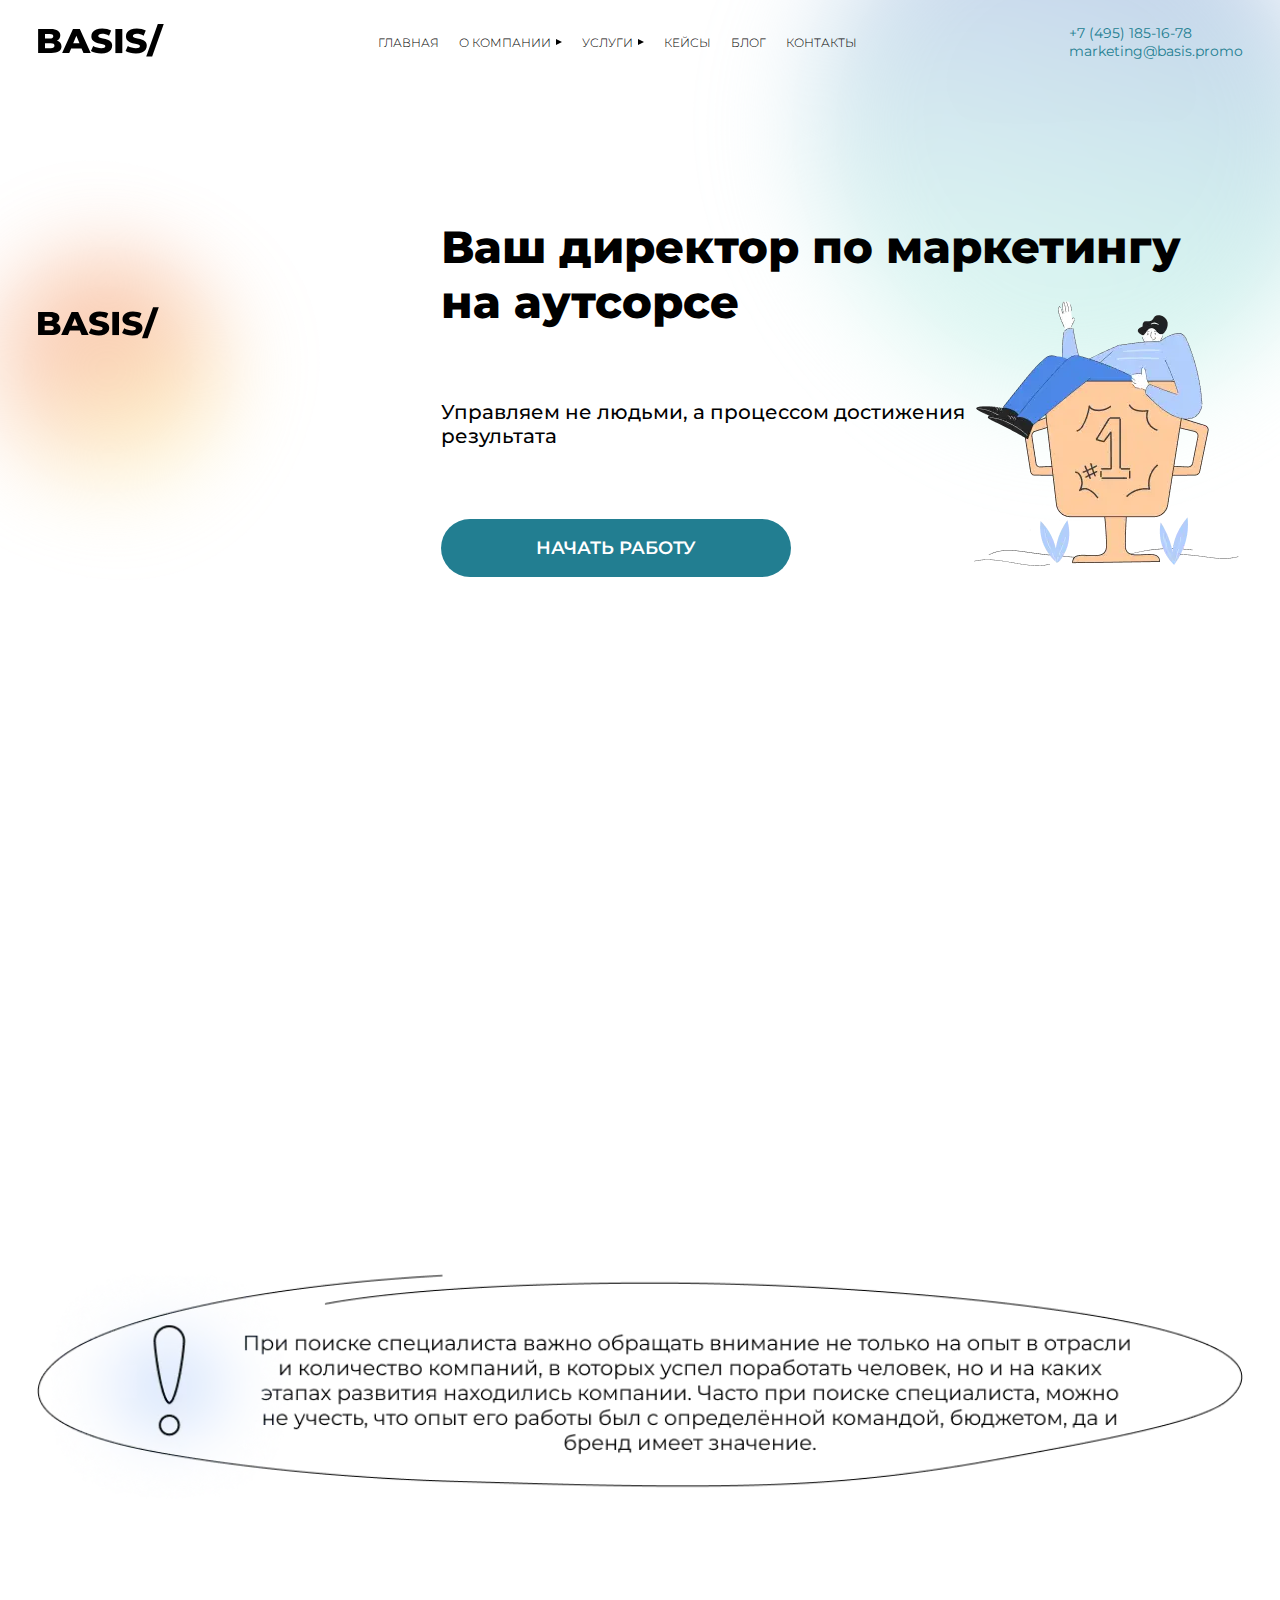
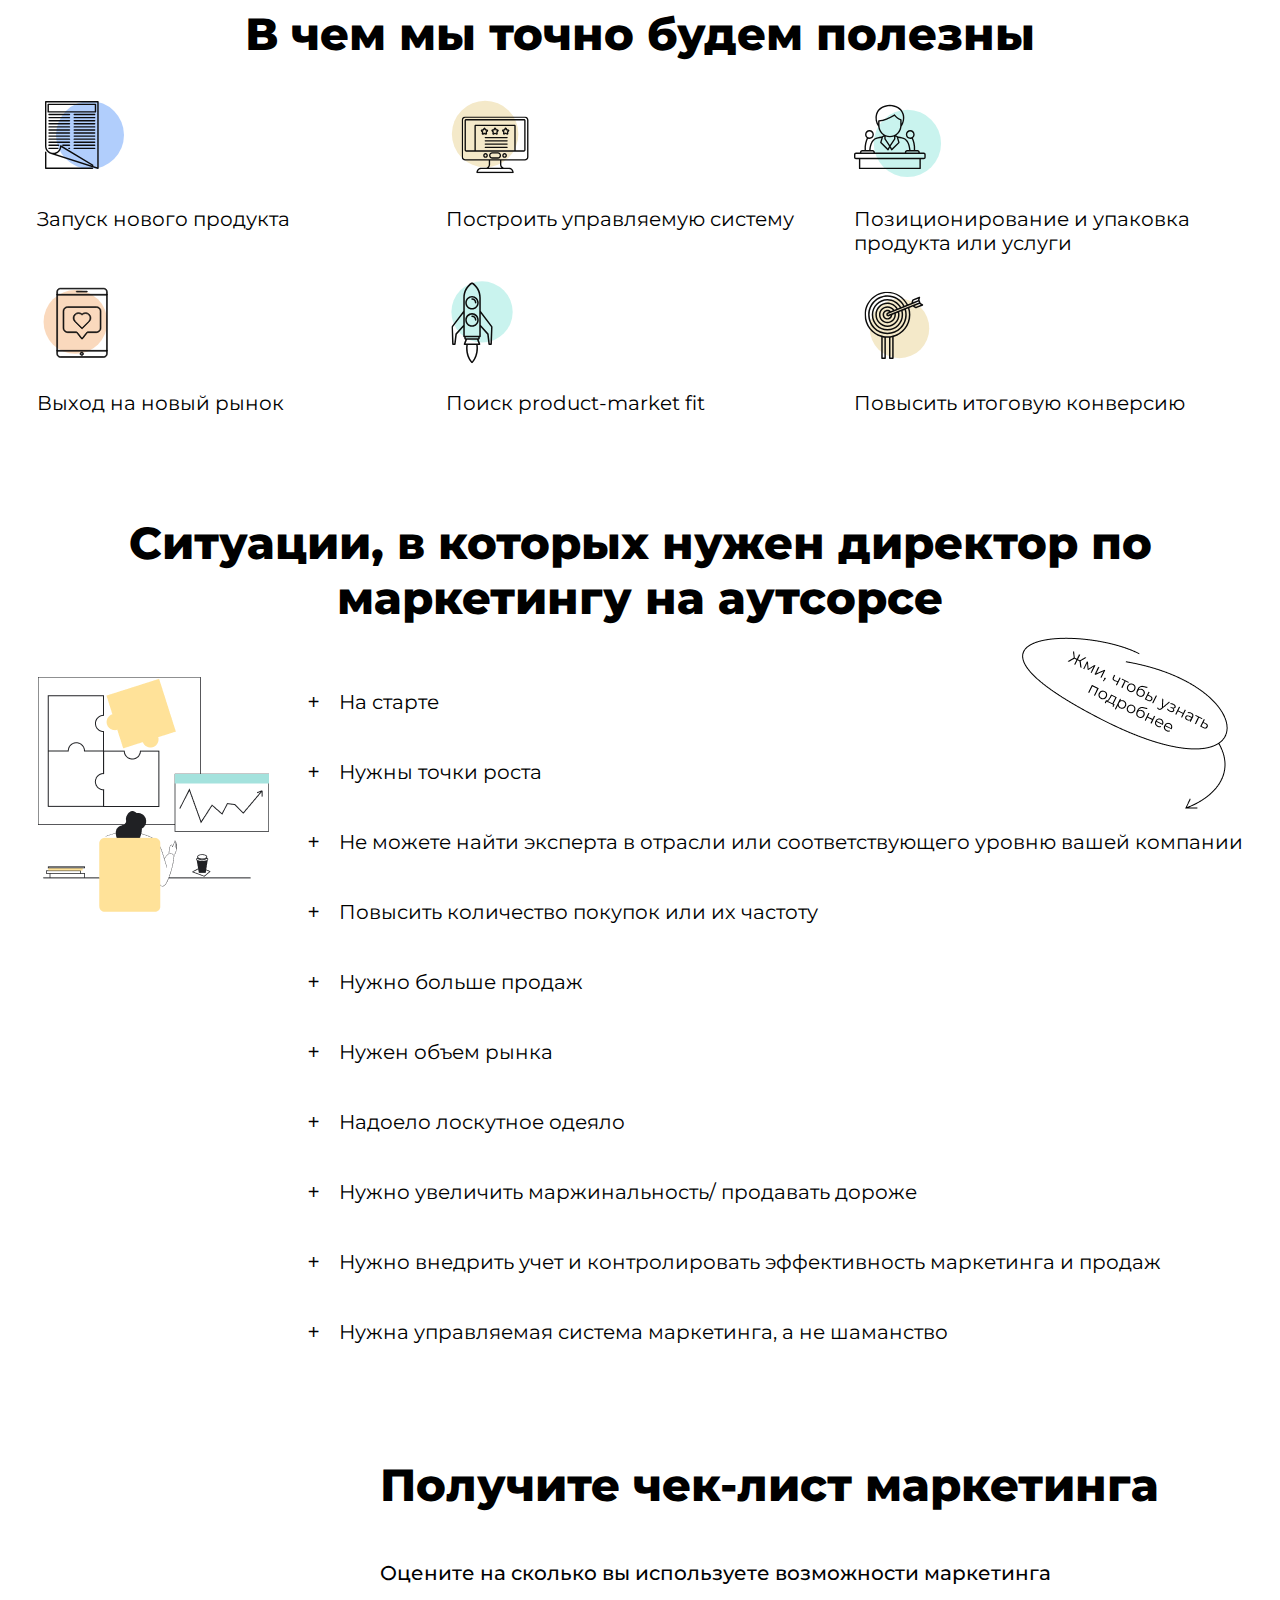
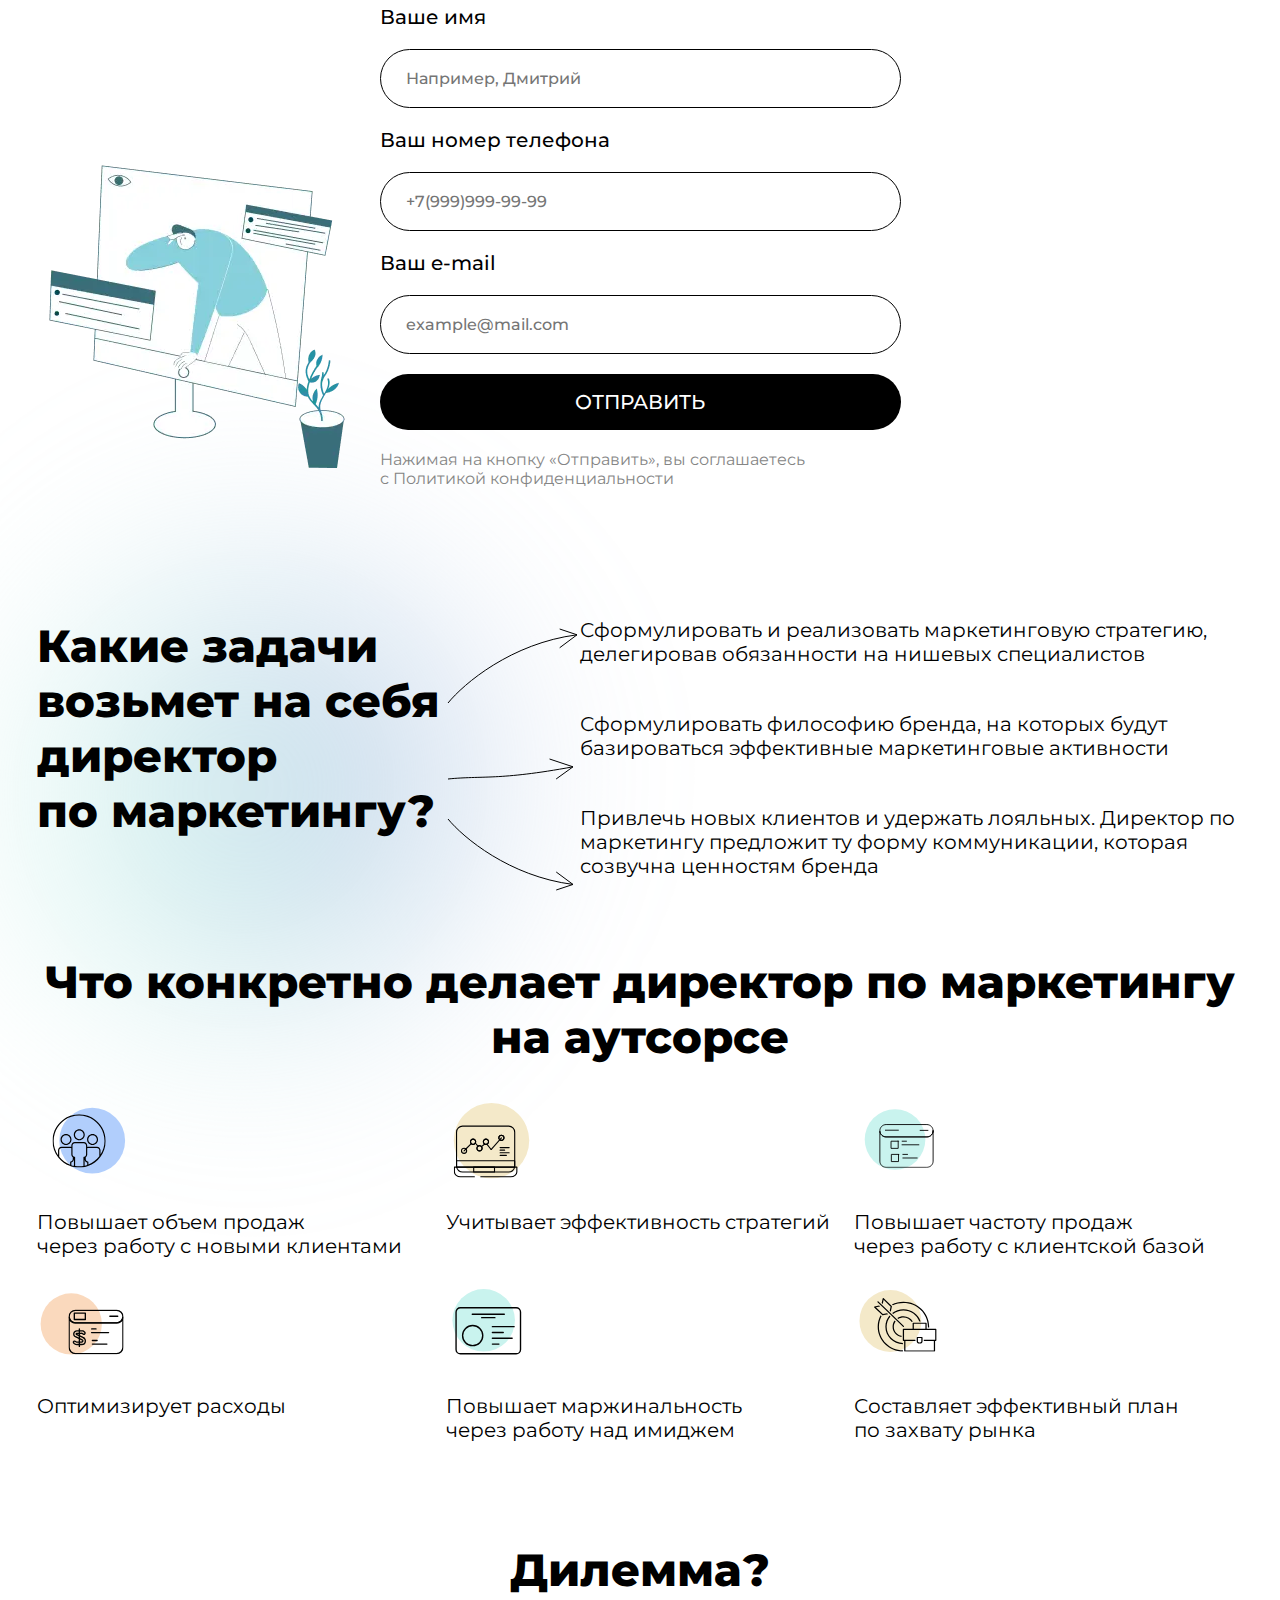
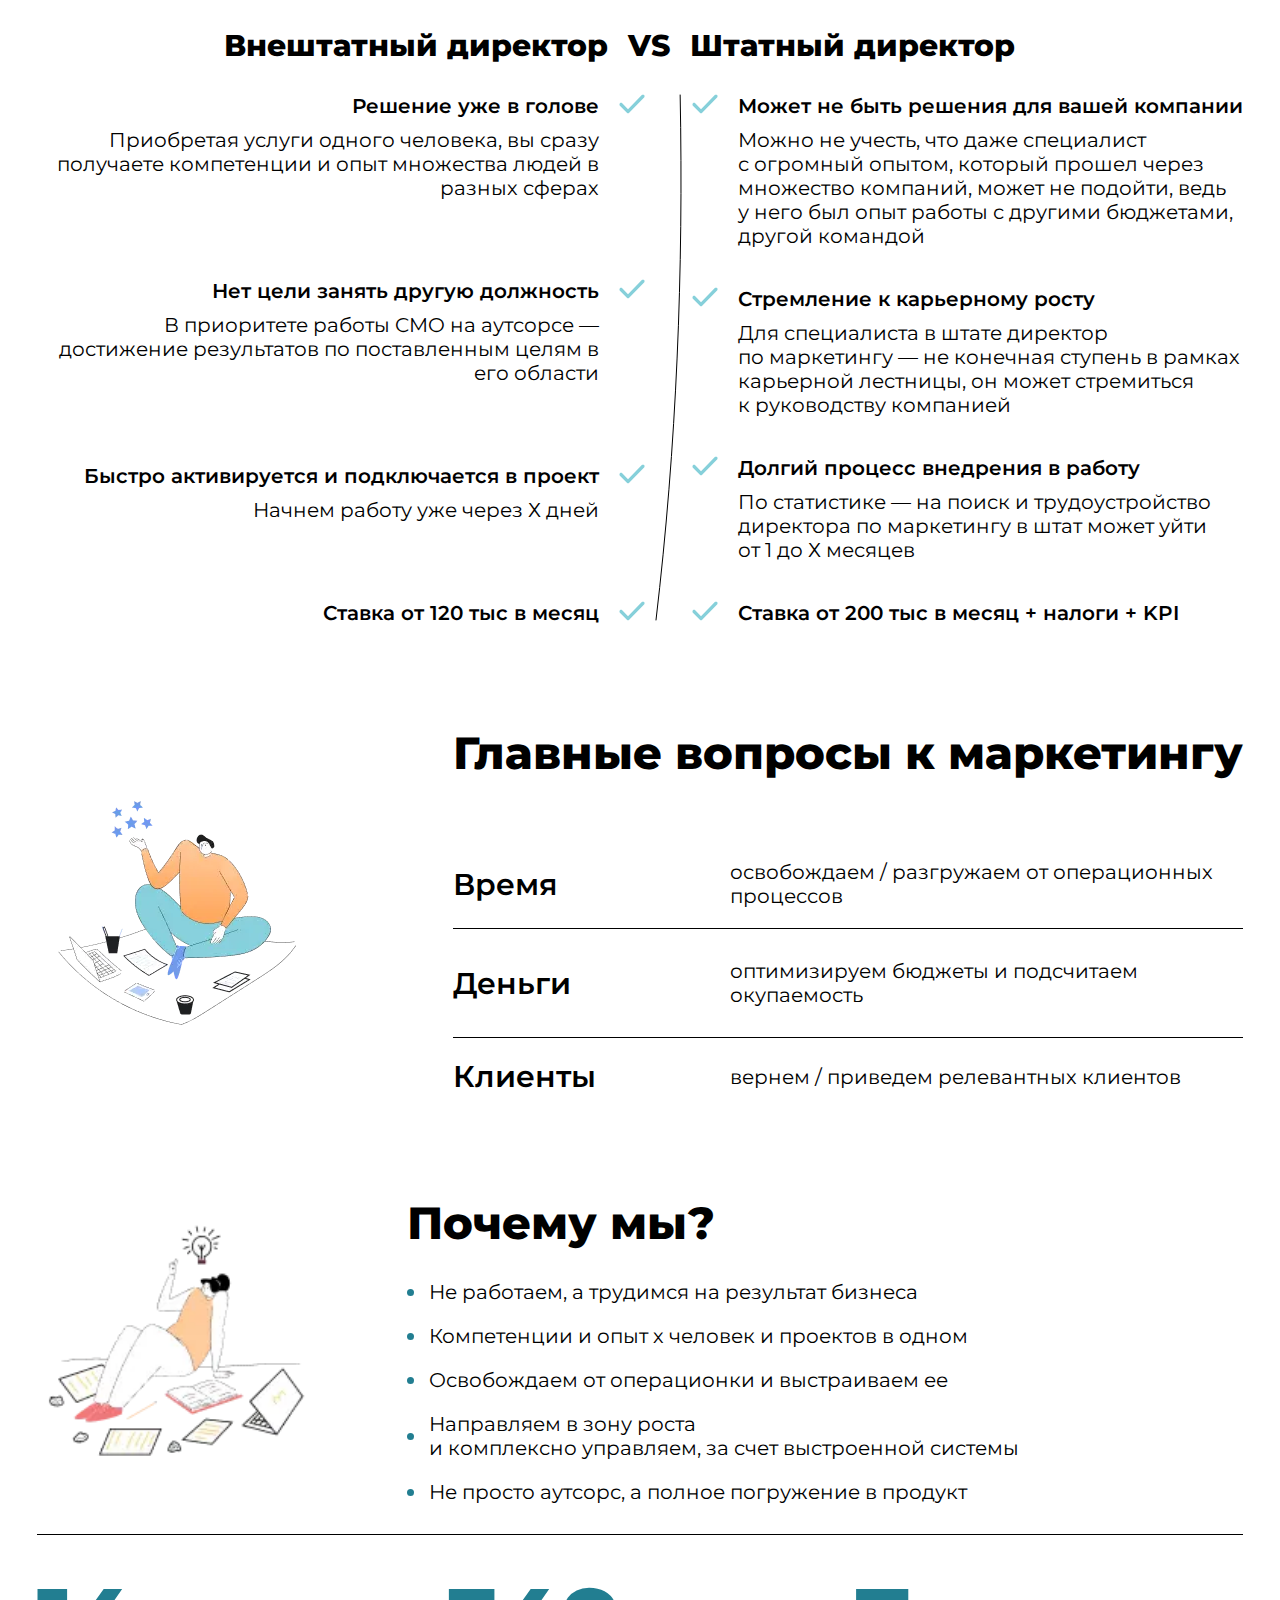
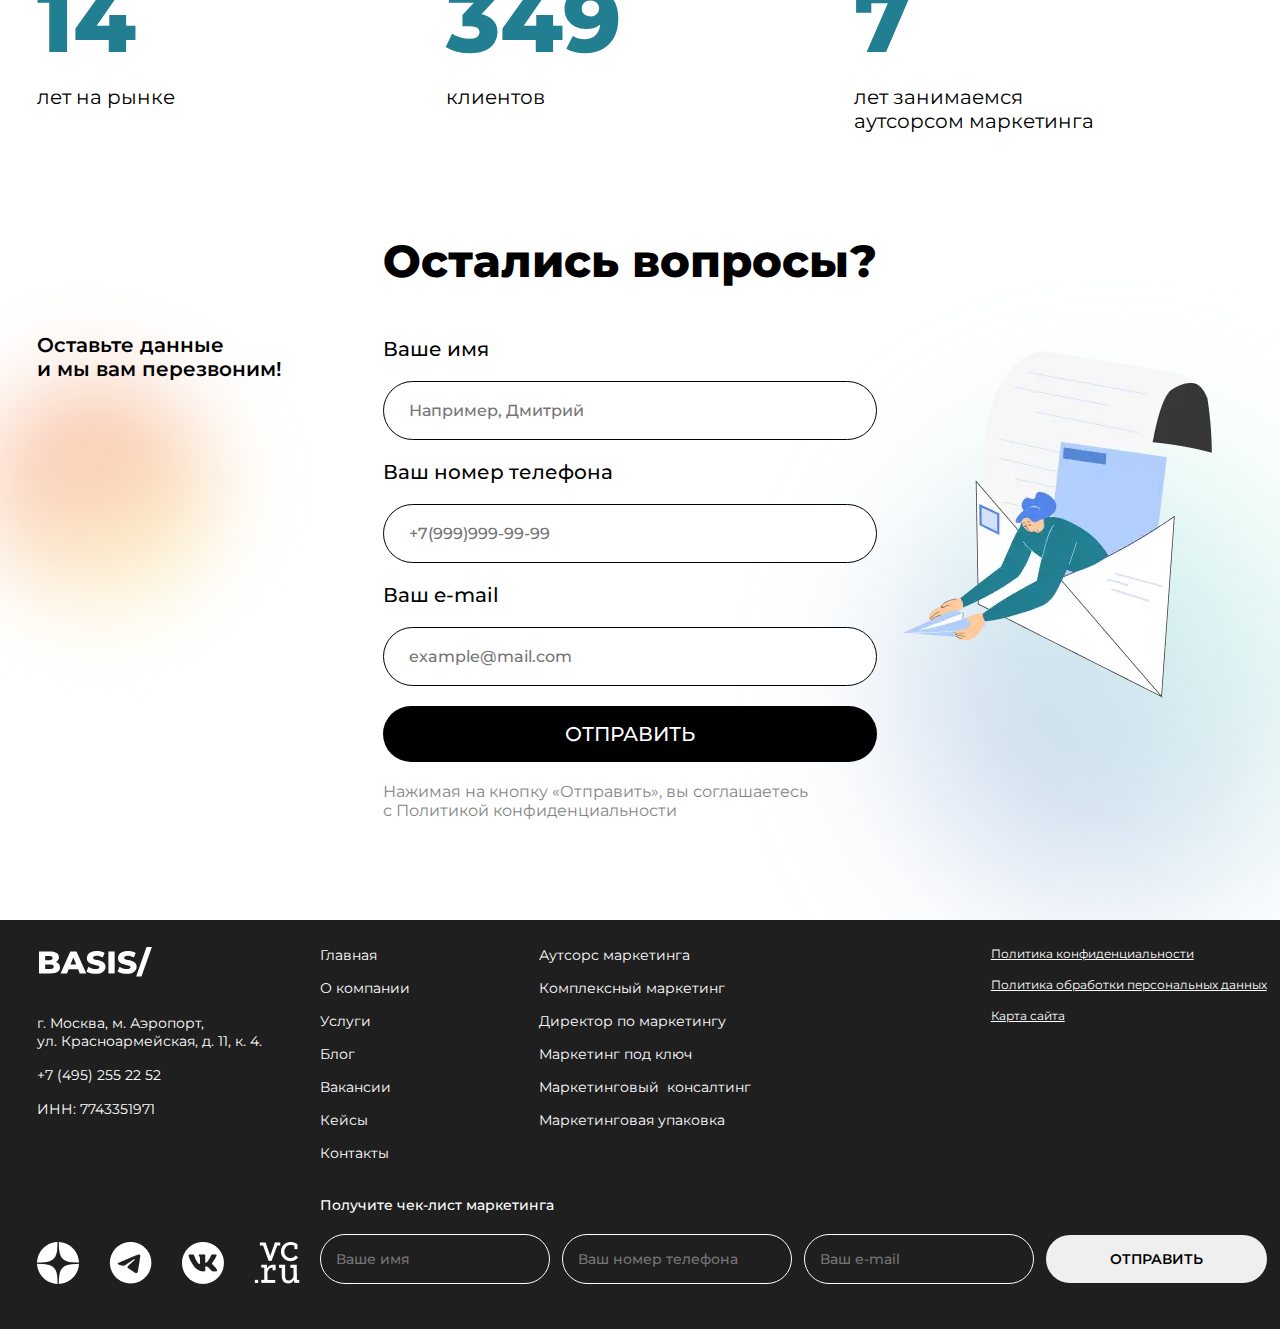
<file: marketing_director.html>
<!DOCTYPE html>
<html lang="en">
<head>
    <meta charset="UTF-8">
    <meta name="viewport" content="width=device-width, initial-scale=1.0">
    <link rel="stylesheet" href="styles/common.css">
    <link rel="stylesheet" href="styles/marketing_director.css">
    <title>Директор по маркетингу</title>
</head>
<body data-observe="useful">
    <button id="scrollToTopBtn"><img src="assets/upping-arrow.svg" alt="icon"></button>
    <header class="header">
        <div class="content-wrapper">
            <div onclick="window.location.href='index.html'" class="logo">
                <picture>
                    <source srcset="assets/logo-white.svg" media="(max-width: 1000px)" />
                    <img src="assets/logo.svg" alt="logo">
                </picture>
            </div>
            <nav class="header_general__menu">
                <ul class="header_general__menu-top">
                    <li>
                       <a href="index.html">ГЛАВНАЯ</a> 
                    </li>
                    <li>
                       <a href="about.html">О компании <span class="triangle"></span></a> 
                       <ul class="menu-service menu_lvl-2">
                            <li>
                                <a href="about.html">О компании</a>
                            </li>
                            <li>
                                <a href="#">Вакансии</a>
                            </li>
                        </ul>
                    </li>
                    <li>
                        <a href="#">Услуги <span class="triangle"></span></a>
                        <ul class="menu-service menu_lvl-2">
                            <li>
                                <a href="marketing_director.html">Директор по маркетингу</a>
                            </li>
                            <li>
                                <a href="marketing_package.html">Маркетинговая упаковка</a>
                            </li>
                            <li>
                                <a href="complex_marketing.html">Комплексный маркетинг</a>
                            </li>
                            <li>
                                <a href="marketing_key.html">Маркетинг под ключ</a>
                            </li>
                            <li>
                                <a href="outsorce_marketing.html">Аустсорс маркетинга</a>
                            </li>
                            <li>
                                <a href="consalting.html">Консалтинг</a>
                            </li>
                        </ul>
                    </li>
                    <li>
                        <a href="keyses.html">Кейсы</a>
                    </li>
                    <li>
                        <a href="#">Блог</a>
                    </li>
                    <li>
                       <a href="contacts.html">контакты</a>
                    </li>
                </ul>
            </nav>
            <div class="header_contacts">
                <p>+7 (495) 185-16-78</p>
                <p>marketing@basis.promo</p>
            </div>
            <div class="burger">
                <span></span>
                <span></span>
                <span></span>
            </div>
            <div class="burger_navigation">
                <div class="burger_navigation__list">
                    <p onclick="window.location.href='index.html'">ГЛАВНАЯ</p>
                    <div class="burger_navigation__list-toggle">
                        <p class="toggle">О компании <span class="triangle-click"></span></p>
                        <div class="content content_about hidden">
                            <p onclick="window.location.href='about.html'">О компании</p>
                            <p>Вакансии</p>
                        </div>
                    </div>
                    <div class="burger_navigation__list-toggle">
                        <p class="toggle">Услуги <span class="triangle-click"></span></p>
                        <div class="content content_service hidden">
                            <p onclick="window.location.href='marketing_director.html'">Директор по маркетингу</p>
                            <p onclick="window.location.href='marketing_package.html'">Маркетинговая упаковка</p>
                            <p onclick="window.location.href='marketing_key.html'">Комплексный маркетинг</p>
                            <p onclick="window.location.href='complex_marketing.html'">Маркетинг под ключ</p>
                            <p onclick="window.location.href='outsorce_marketing.html'">Аустсорс маркетинга</p>
                            <p onclick="window.location.href='consalting.html'">Консалтинг</p>
                        </div>
                    </div>
                    <p onclick="window.location.href='keyses.html'">кейсы</p>
                    <p>Блог</p>
                    <p onclick="window.location.href='contacts.html'">контакты</p>
                </div>
                <div class="burger_navigation__contacts">
                    <p>+7 (495) 185-16-78</p>
                    <p>marketing@basis.promo</p>
                </div>
            </div>
        </div>
    </header>

    <section class="marketing_director">
        <div class="marketing_director-blur"></div>
        <div class="content-wrapper">
            <div class="marketing_director__container">
                <div class="marketing_director__container-logo">
                    <div class="marketing_director-logo-blur"></div>
                    <img src="assets/logo.svg" alt="logo" class="marketing_director-logo">
                </div>
                <div class="marketing_director__container-info_wrapper">
                    <div class="marketing_director__container-info">
                        <h1 class="marketing_director-info_title">Ваш директор по маркетингу <br> на аутсорсе</h1>
                        <p class="marketing_director-info_desc">Управляем не людьми, а процессом достижения <br> результата</p>
                        <button class="main_btn">начать работу</button>
                    </div>
                    <div class="marketing_director__container-image">
                        <img src="assets/logo.svg" alt="logo" class="marketing_director-logo-mobile">
                        <img src="assets/marketing_director-img.webp" alt="image">
                    </div>
                </div>
            </div>
        </div>
    </section>

    <section class="need_director">
        <div class="content-wrapper">
            <div class="need_director__title">
                <h2>Зачем нужен директор <br> по маркетингу на аутсорсе?</h2>
            </div>
            <div class="need_director__container">
                <div class="need_director__container_row">
                    <div class="need_director__row-image">
                        <img src="assets/need_dir-icon-1.webp" alt="image">
                    </div>
                    <div class="need_director__row-info">
                        <p>Аутсорсить нужно пики. Это значит, что передавать на аутсорсинг можно <br> и нужно только те направления деятельности компании, которые требуют качественных улучшений.</p>
                    </div>
                </div>
                <div class="need_director__container_row need_director__container_row-2">
                    <div class="need_director__row-image">
                        <img src="assets/need_dir-icon-2.webp" alt="image">
                    </div>
                    <div class="need_director__row-info need_director__row-info-2">
                        <p>В зависимости от этапа развития компании, мы даем проверенное решение <br> с учетом отрасли, целей и задачи компании и бренда.Работая с нами, вы не берёте на работу человека, вы получаете систему, которая обеспечит измеримый, контролируемый, прогнозируемый, понятный и главное управляемый результат.На каждый этап и действие свой артефакт — гарантия результата.</p>
                    </div>
                </div>
                <div class="need_director__container_row">
                    <div class="need_director__row-image">
                        <img src="assets/need_dir-icon-3.webp" alt="image">
                    </div>
                    <div class="need_director__row-info">
                        <p>Выстроим системную работу, внедрим KPI и обеспечим взаимодействия маркетинга и продаж. Голова, а не руки.</p>
                    </div>
                </div>
            </div>
        </div>
    </section>

    <section class="banner">
        <div class="content-wrapper">
            <div class="banner__container">
                <picture class="banner-ellipse">
                    <source srcset="assets/need-dir-ellipse-3.webp" media="(max-width: 800px)" />
                    <source srcset="assets/need-dir-ellipse-2.webp" media="(max-width: 1000px)" />
                    <img src="assets/need-dir-ellipse.webp" alt="image">
                </picture>
                <div class="banner__container-info">
                    <div class="banner__container-info-sign">
                        <img src="assets/sign.webp" alt="sign">
                    </div>
                    <div class="banner__container-info-txt">
                        <p>При поиске специалиста важно обращать внимание не только 
                            на опыт в отрасли и количество компаний, в которых успел поработать человек, но и на каких этапах развития находились компании. Часто при поиске специалиста, можно не учесть, 
                            что опыт его работы был 
                            с определённой командой, бюджетом, да и бренд имеет значение.</p>
                    </div>
                </div>
            </div>
        </div>
    </section>

    <section class="useful">
        <div class="content-wrapper">
            <div class="useful-title">
                <h2>В чем мы точно будем полезны</h2>
            </div>
            <div class="useful__container">
                <div class="useful__container_block">
                    <img src="assets/useful-icon-1.svg" alt="icon">
                    <p>Запуск нового продукта</p>
                </div>
                <div class="useful__container_block">
                    <img src="assets/useful-icon-2.svg" alt="icon">
                    <p>Построить управляемую систему</p>
                </div>
                <div class="useful__container_block">
                    <img src="assets/useful-icon-3.svg" alt="icon">
                    <p>Позиционирование и упаковка продукта или услуги</p>
                </div>
                <div class="useful__container_block">
                    <img src="assets/useful-icon-4.svg" alt="icon">
                    <p>Выход на новый рынок</p>
                </div>
                <div class="useful__container_block">
                    <img src="assets/useful-icon-5.svg" alt="icon">
                    <p>Поиск product-market fit</p>
                </div>
                <div class="useful__container_block">
                    <img src="assets/useful-icon-6.svg" alt="icon">
                    <p>Повысить итоговую конверсию</p>
                </div>
            </div>
        </div>
    </section>

    <section class="big_ellipse">
        <div class="content-wrapper">
            <div class="big_ellipse-title">
                <h2>Ситуации, в которых нужен директор по маркетингу на аутсорсе</h2>
                <img src="assets/need-dir-cloud.webp" alt="image" class="need-dir-cloud">
            </div>

            <div class="big_ellipse__container">
                <div class="big_ellipse__container-image">
                    <img src="assets/need-dir-big-ellipse-img.webp" alt="image">
                </div>
                <div class="accordion-wrapper accordion-wrapper-1">
                    <button class="accordion">
                        <div class="name">
                            <p class="txt-2">На старте</p>
                            <p class="xmark">+</p>
                            <div class="accordion-blur"></div>
                        </div>
                    </button>
                    <div class="panel panel-1">
                        <p class="txt-2">Поможет определить целевую аудиторию, сформировать уникальное предложение и привлечь первых клиентов</p>
                    </div>
                </div>
                <div class="accordion-wrapper accordion-wrapper-2">
                    <button class="accordion">
                        <div class="name">
                            <p class="txt-2">Нужны точки роста</p>
                            <p class="xmark">+</p>
                            <div class="accordion-blur"></div>
                        </div>
                    </button>
                    <div class="panel panel-2">
                        <p class="txt-2">Направит усилия отдела на увеличение продаж, привлечение новых инвесторов и укрепление бренда</p>
                    </div>
                </div>
                <div class="accordion-wrapper accordion-wrapper-3">
                    <button class="accordion">
                        <div class="name">
                            <p class="txt-2">Не можете найти эксперта <br> в отрасли или соответствующего <br> уровню вашей компании</p>
                            <p class="xmark">+</p>
                            <div class="accordion-blur"></div>
                        </div>
                    </button>
                    <div class="panel panel-3">
                        <p class="txt-2">Поможет компании понять потребности рынка и целевой аудитории, создать эффективную стратегию маркетинга, развить бренд, привлечь новых клиентов и изучить конкурентов</p>
                    </div>
                </div>
                <div class="accordion-wrapper accordion-wrapper-4">
                    <button class="accordion">
                        <div class="name">
                            <p class="txt-2">Повысить количество <br> покупок или их частоту</p>
                            <p class="xmark">+</p>
                            <div class="accordion-blur"></div>
                        </div>
                    </button>
                    <div class="panel panel-4">
                        <p class="txt-2">Предоставит инструменты для привлечения новых клиентов, удержания существующих 
                            и стимулирования повторных покупок.
                            Также поможет оптимизировать процессы продаж и упростить путь клиента от знакомства 
                            с продуктом до его покупки, что может привести 
                            к увеличению количества покупок или их частоты</p>
                    </div>
                </div>
                <div class="accordion-wrapper accordion-wrapper-5">
                    <button class="accordion">
                        <div class="name">
                            <p class="txt-2">Нужно больше продаж</p>
                            <p class="xmark">+</p>
                            <div class="accordion-blur"></div>
                        </div>
                    </button>
                    <div class="panel panel-5">
                        <p class="txt-2">Предоставит инструменты и готовые решения для эффективного привлечения новых клиентов и увеличения продаж существующим</p>
                    </div>
                </div>
                <div class="accordion-wrapper accordion-wrapper-6">
                    <button class="accordion">
                        <div class="name">
                            <p class="txt-2">Нужен объем рынка</p>
                            <p class="xmark">+</p>
                            <div class="accordion-blur"></div>
                        </div>
                    </button>
                    <div class="panel panel-6">
                        <p class="txt-2">Предоставит инструменты для привлечения новых клиентов и расширения целевой аудитории: маркетинговые кампании для повышения узнаваемости бренда, привлечения внимания целевой аудитории, установления партнерских отношений и расширения географии продаж</p>
                    </div>
                </div>
                <div class="accordion-wrapper accordion-wrapper-7">
                    <button class="accordion">
                        <div class="name">
                            <p class="txt-2">Надоело лоскутное одеяло</p>
                            <p class="xmark">+</p>
                            <div class="accordion-blur"></div>
                        </div>
                    </button>
                    <div class="panel panel-7">
                        <p class="txt-2">Поможет бизнесу найти новые возможности для роста и развития, предоставляя инструменты для исследования рынка и определения потенциальных новых сегментов и рынков</p>
                    </div>
                </div>
                <div class="accordion-wrapper accordion-wrapper-8">
                    <button class="accordion">
                        <div class="name">
                            <p class="txt-2">Нужно увеличить маржинальность/ <br> продавать дороже</p>
                            <p class="xmark">+</p>
                            <div class="accordion-blur"></div>
                        </div>
                    </button>
                    <div class="panel panel-8">
                        <p class="txt-2">Поможет бизнесу увеличить маржинальность и продавать товары или услуги дороже, предоставляя инструменты для создания привлекательных предложений и установления ценовой политики</p>
                    </div>
                </div>
                <div class="accordion-wrapper accordion-wrapper-9">
                    <button class="accordion">
                        <div class="name">
                            <p class="txt-2">Нужно внедрить учет и контролировать <br> эффективность маркетинга и продаж</p>
                            <p class="xmark">+</p>
                            <div class="accordion-blur"></div>
                        </div>
                    </button>
                    <div class="panel panel-9">
                        <p class="txt-2">Поможет бизнесу внедрить систему учета и контроля эффективности маркетинга и продаж, предоставляя инструменты для сбора и анализа данных о продажах, потребительских предпочтениях и поведении целевой аудитории</p>
                    </div>
                </div>
                <div class="accordion-wrapper accordion-wrapper-10">
                    <button class="accordion">
                        <div class="name">
                            <p class="txt-2">Нужна управляемая система <br> маркетинга, а не шаманство</p>
                            <p class="xmark">+</p>
                            <div class="accordion-blur"></div>
                        </div>
                    </button>
                    <div class="panel panel-10">
                        <p class="txt-2">CMO на аутсорсе уже обладает опытом и знаниями в данной области, а также готов предоставить решения и инструменты для выполнения задач по маркетингу</p>
                    </div>
                </div>
            </div>

            <div class="big_ellipse__container-mobile">
                <div class="big_ellipse__container-mobile-image">
                    <img src="assets/need-dir-ellipse-img-mobile.png" alt="image">
                </div>
                <div class="big_ellipse__container-mobile-wrapper">
                    <div class="accordion-wrapper accordion-wrapper-1">
                        <button class="accordion">
                            <div class="name">
                                <p class="txt-2">На старте</p>
                                <p class="xmark">+</p>
                                <div class="accordion-blur"></div>
                            </div>
                        </button>
                        <div class="panel">
                            <p class="txt-2">Поможет определить целевую аудиторию, сформировать уникальное предложение и привлечь первых клиентов</p>
                        </div>
                    </div>
                    <div class="accordion-wrapper accordion-wrapper-2">
                        <button class="accordion">
                            <div class="name">
                                <p class="txt-2">Нужны точки роста</p>
                                <p class="xmark">+</p>
                                <div class="accordion-blur"></div>
                            </div>
                        </button>
                        <div class="panel">
                            <p class="txt-2">Направит усилия отдела на увеличение продаж, привлечение новых инвесторов и укрепление бренда</p>
                        </div>
                    </div>
                    <div class="accordion-wrapper accordion-wrapper-3">
                        <button class="accordion">
                            <div class="name">
                                <p class="txt-2">Не можете найти эксперта <br> в отрасли или соответствующего <br> уровню вашей компании</p>
                                <p class="xmark">+</p>
                                <div class="accordion-blur"></div>
                            </div>
                        </button>
                        <div class="panel">
                            <p class="txt-2">Поможет компании понять потребности рынка и целевой аудитории, создать эффективную стратегию маркетинга, развить бренд, привлечь новых клиентов и изучить конкурентов</p>
                        </div>
                    </div>
                    <div class="accordion-wrapper accordion-wrapper-4">
                        <button class="accordion">
                            <div class="name">
                                <p class="txt-2">Повысить количество <br> покупок или их частоту</p>
                                <p class="xmark">+</p>
                                <div class="accordion-blur"></div>
                            </div>
                        </button>
                        <div class="panel">
                            <p class="txt-2">Предоставит инструменты для привлечения новых клиентов, удержания существующих 
                                и стимулирования повторных покупок.
                                Также поможет оптимизировать процессы продаж и упростить путь клиента от знакомства 
                                с продуктом до его покупки, что может привести 
                                к увеличению количества покупок или их частоты</p>
                        </div>
                    </div>
                    <div class="accordion-wrapper accordion-wrapper-5">
                        <button class="accordion">
                            <div class="name">
                                <p class="txt-2">Нужно больше продаж</p>
                                <p class="xmark">+</p>
                                <div class="accordion-blur"></div>
                            </div>
                        </button>
                        <div class="panel">
                            <p class="txt-2">Предоставит инструменты и готовые решения для эффективного привлечения новых клиентов и увеличения продаж существующим</p>
                        </div>
                    </div>
                    <div class="accordion-wrapper accordion-wrapper-6">
                        <button class="accordion">
                            <div class="name">
                                <p class="txt-2">Нужен объем рынка</p>
                                <p class="xmark">+</p>
                                <div class="accordion-blur"></div>
                            </div>
                        </button>
                        <div class="panel">
                            <p class="txt-2">Предоставит инструменты для привлечения новых клиентов и расширения целевой аудитории: маркетинговые кампании для повышения узнаваемости бренда, привлечения внимания целевой аудитории, установления партнерских отношений и расширения географии продаж</p>
                        </div>
                    </div>
                    <div class="accordion-wrapper accordion-wrapper-7">
                        <button class="accordion">
                            <div class="name">
                                <p class="txt-2">Надоело лоскутное одеяло</p>
                                <p class="xmark">+</p>
                                <div class="accordion-blur"></div>
                            </div>
                        </button>
                        <div class="panel">
                            <p class="txt-2">Поможет бизнесу найти новые возможности для роста и развития, предоставляя инструменты для исследования рынка и определения потенциальных новых сегментов и рынков</p>
                        </div>
                    </div>
                    <div class="accordion-wrapper accordion-wrapper-8">
                        <button class="accordion">
                            <div class="name">
                                <p class="txt-2">Нужно увеличить маржинальность/ <br> продавать дороже</p>
                                <p class="xmark">+</p>
                                <div class="accordion-blur"></div>
                            </div>
                        </button>
                        <div class="panel">
                            <p class="txt-2">Поможет бизнесу увеличить маржинальность и продавать товары или услуги дороже, предоставляя инструменты для создания привлекательных предложений и установления ценовой политики</p>
                        </div>
                    </div>
                    <div class="accordion-wrapper accordion-wrapper-9">
                        <button class="accordion">
                            <div class="name">
                                <p class="txt-2">Нужно внедрить учет и контролировать <br> эффективность маркетинга и продаж</p>
                                <p class="xmark">+</p>
                                <div class="accordion-blur"></div>
                            </div>
                        </button>
                        <div class="panel">
                            <p class="txt-2">Поможет бизнесу внедрить систему учета и контроля эффективности маркетинга и продаж, предоставляя инструменты для сбора и анализа данных о продажах, потребительских предпочтениях и поведении целевой аудитории</p>
                        </div>
                    </div>
                    <div class="accordion-wrapper accordion-wrapper-10">
                        <button class="accordion">
                            <div class="name">
                                <p class="txt-2">Нужна управляемая система <br> маркетинга, а не шаманство</p>
                                <p class="xmark">+</p>
                                <div class="accordion-blur"></div>
                            </div>
                        </button>
                        <div class="panel">
                            <p class="txt-2">CMO на аутсорсе уже обладает опытом и знаниями в данной области, а также готов предоставить решения и инструменты для выполнения задач по маркетингу</p>
                        </div>
                    </div>
                </div>
            </div>
        </div>
    </section>

    <section class="main_form need_dir-form">
        <div class="main_from-right-blur need-dir_from-right-blur"></div>
        <div class="content-wrapper">
            <div class="main_form__container">
                <div class="main_form__img-form-wrapper need-dir_form__img-form-wrapper">
                    <div class="main_form__container-image need-dir_form__container-image">
                        <img src="assets/need-dir-form.webp" alt="image">
                    </div>
                    <form class="main_form__container-form">
                        <div class="main_form-title need-dir_form-title">
                            <h2>Получите чек-лист маркетинга</h2>
                        </div>
                        <div class="need_dir_form-pretitle">
                            <p>Оцените на сколько вы используете возможности маркетинга</p>
                        </div>
                        <p class="input_name">Ваше имя</p>
                        <input type="text" class="main_form-input need-dir_form-input" placeholder="Например, Дмитрий">
                        <p class="input_name">Ваш номер телефона</p>
                        <input type="tel" class="main_form-input need-dir_form-input" placeholder="+7(999)999-99-99">
                        <p class="input_name">Ваш e-mail</p>
                        <input type="email" class="main_form-input need-dir_form-input" placeholder="example@mail.com">
                        <button class="main_form-button need-dir_form-button">Отправить</button>
                        <p class="politika-text">Нажимая на кнопку «Отправить», вы соглашаетесь <br> с Политикой конфиденциальности</p>
                    </form>
                </div>
            </div>
        </div>
    </section>

    <section class="tasks">
        <div class="content-wrapper">
            <div class="tasks__container">
                <picture class="tasks-vector tasks-vector-1">
                    <source srcset="assets/tasks-vector-mobile-1.svg" media="(max-width: 710px)" />
                    <img src="assets/tasks-vector-1.svg" alt="image">
                </picture>
                <picture class="tasks-vector tasks-vector-2">
                    <source srcset="assets/tasks-vector-mobile-2.svg" media="(max-width: 710px)" />
                    <img src="assets/tasks-vector-2.svg" alt="image">
                </picture>
                <picture class="tasks-vector tasks-vector-3">
                    <source srcset="assets/tasks-vector-mobile-3.svg" media="(max-width: 710px)" />
                    <img src="assets/tasks-vector-3.svg" alt="image">
                </picture>
                <div class="tasks__container-title">
                    <p>Какие задачи <br> возьмет на себя <br> директор <br> по маркетингу?</p>
                    <div class="tasks__container-title-blur"></div>
                </div>
                <div class="tasks__container-info">
                    <p>Сформулировать и реализовать маркетинговую стратегию, делегировав обязанности на нишевых специалистов</p>
                    <p>Сформулировать философию бренда, на которых будут базироваться эффективные маркетинговые активности</p>
                    <p>Привлечь новых клиентов и удержать лояльных. Директор по маркетингу предложит ту форму коммуникации, которая созвучна ценностям бренда</p>
                </div>
                <p class="tasks__text tasks__text-1">Сформулировать и <br> реализовать маркетинговую <br> стратегию, делегировав <br> обязанности на нишевых <br> специалистов</p>
                <p class="tasks__text tasks__text-2">Сформулировать философию <br> бренда, на которых будут <br> базироваться эффективные <br> маркетинговые активности</p>
                <p class="tasks__text tasks__text-3">Привлечь новых клиентов и <br> удержать лояльных. Директор по <br> маркетингу предложит ту форму <br> коммуникации, которая созвучна <br> ценностям бренда</p>
            </div>
        </div>
    </section>

    <section class="useful">
        <div class="content-wrapper">
            <div class="useful-title">
                <h2>Что конкретно делает директор по маркетингу на аутсорсе</h2>
            </div>
            <div class="useful__container">
                <div class="useful__container_block">
                    <img src="assets/do-dir-2-icon-1.svg" alt="icon">
                    <p>Повышает объем продаж <br> через работу с новыми клиентами</p>
                </div>
                <div class="useful__container_block">
                    <img src="assets/do-dir-2-icon-2.svg" alt="icon">
                    <p>Учитывает эффективность стратегий</p>
                </div>
                <div class="useful__container_block">
                    <img src="assets/do-dir-2-icon-3.svg" alt="icon">
                    <p>Повышает частоту продаж <br> через работу с клиентской базой</p>
                </div>
                <div class="useful__container_block">
                    <img src="assets/do-dir-2-icon-4.svg" alt="icon">
                    <p>Оптимизирует расходы</p>
                </div>
                <div class="useful__container_block">
                    <img src="assets/do-dir-2-icon-5.svg" alt="icon">
                    <p>Повышает маржинальность <br> через работу над имиджем</p>
                </div>
                <div class="useful__container_block">
                    <img src="assets/do-dir-2-icon-6.svg" alt="icon">
                    <p>Составляет эффективный план <br> по захвату рынка</p>
                </div>
            </div>
        </div>
    </section>

    <section class="dilema">
        <div class="content-wrapper">
            <div class="dilema-title">
                <h2>Дилемма?</h2>
            </div>
            <div class="dilema__container-title">
                <p>Внештатный <br> директор</p>
                <p>VS</p>
                <p>Штатный <br> директор</p>
            </div>
            <div class="dilema__container">
                <div class="dilema__container_col dilema__container_col-1">
                    <div class="dilema__container_col-block">
                        <div class="dilema__container_block-info">
                            <p class="title">Решение уже в голове</p>
                            <p class="desc">Приобретая услуги одного человека, вы сразу получаете компетенции и опыт множества людей в разных сферах</p>
                        </div>
                        <div class="dilema__container_block-icon">
                            <img src="assets/dilema-okay.svg" alt="icon">
                        </div>
                    </div>
                    <div class="dilema__container_col-block">
                        <div class="dilema__container_block-info">
                            <p class="title">Нет цели занять другую должность</p>
                            <p class="desc">В приоритете работы CMO на аутсорсе — достижение результатов по поставленным целям в его области</p>
                        </div>
                        <div class="dilema__container_block-icon">
                            <img src="assets/dilema-okay.svg" alt="icon">
                        </div>
                    </div>
                    <div class="dilema__container_col-block">
                        <div class="dilema__container_block-info">
                            <p class="title">Быстро активируется и подключается в проект</p>
                            <p class="desc">Начнем работу уже через Х дней</p>
                        </div>
                        <div class="dilema__container_block-icon">
                            <img src="assets/dilema-okay.svg" alt="icon">
                        </div>
                    </div>
                    <div class="dilema__container_col-block">
                        <div class="dilema__container_block-info">
                            <p class="title">Ставка от 120 тыс в месяц</p>
                        </div>
                        <div class="dilema__container_block-icon">
                            <img src="assets/dilema-okay.svg" alt="icon">
                        </div>
                    </div>
                </div>
                <div class="dilema__container_col dilema__container_col-2">
                    <div class="dilema__container_col-line">
                        <img src="assets/dilema-line.svg" alt="image">
                    </div>
                    <p>VS</p>
                    <p>Штатный директор</p>
                </div>
                <div class="dilema__container_col dilema__container_col-3">
                    <div class="dilema__container_col-block">
                        <div class="dilema__container_block-info">
                            <p class="title">Может не быть решения для вашей компании</p>
                            <p class="desc">Можно не учесть, что даже специалист <br> 
                                с огромный опытом, который прошел через множество компаний, может не подойти, ведь <br> у него был опыт работы с другими бюджетами, другой командой</p>
                        </div>
                        <div class="dilema__container_block-icon">
                            <img src="assets/dilema-okay.svg" alt="icon">
                        </div>
                    </div>
                    <div class="dilema__container_col-block">
                        <div class="dilema__container_block-info">
                            <p class="title">Стремление к карьерному росту</p>
                            <p class="desc">Для специалиста в штате директор <br>
                                по маркетингу — не конечная ступень в рамках карьерной лестницы, он может стремиться <br>
                                к руководству компанией</p>
                        </div>
                        <div class="dilema__container_block-icon">
                            <img src="assets/dilema-okay.svg" alt="icon">
                        </div>
                    </div>
                    <div class="dilema__container_col-block">
                        <div class="dilema__container_block-info">
                            <p class="title">Долгий процесс внедрения в работу</p>
                            <p class="desc">По статистике — на поиск и трудоустройство директора по маркетингу в штат может уйти <br>
                                от 1 до Х месяцев</p>
                        </div>
                        <div class="dilema__container_block-icon">
                            <img src="assets/dilema-okay.svg" alt="icon">
                        </div>
                    </div>
                    <div class="dilema__container_col-block">
                        <div class="dilema__container_block-info">
                            <p class="title">Ставка от 200 тыс в месяц + налоги + KPI</p>
                        </div>
                        <div class="dilema__container_block-icon">
                            <img src="assets/dilema-okay.svg" alt="icon">
                        </div>
                    </div>
                </div>
            </div>
        </div>
    </section>

    <section class="questions">
        <div class="content-wrapper">
            <div class="questions__container">
                <div class="questions__container-image">
                    <img src="assets/need-dir-questions.webp" alt="image">
                </div>
                <div class="questions__container-info">
                    <div class="questions-title">
                        <h2>Главные вопросы к маркетингу</h2>
                    </div>
                    <div class="questions__container__info-row">
                        <p class="title">Время</p>
                        <p class="desc">освобождаем / разгружаем от операционных процессов</p>
                    </div>
                    <div class="questions__container__info-row questions__container__info-row-2">
                        <p class="title">Деньги</p>
                        <p class="desc">оптимизируем бюджеты и подсчитаем окупаемость</p>
                    </div>
                    <div class="questions__container__info-row">
                        <p class="title">Клиенты</p>
                        <p class="desc">вернем / приведем релевантных клиентов</p>
                    </div>
                </div>
            </div>
        </div>
    </section>

    <section class="why_we">
        <div class="content-wrapper">
            <div class="why_we__container">
                <div class="why_we__container-image">
                    <img src="assets/need-dir-wy-we-img.webp" alt="image">
                </div>
                <div class="why_we__container-info">
                    <div class="why_we-title">
                        <h2>Почему мы?</h2>
                    </div>
                    <div class="why_we__container-info-points">
                        <div class="points-row">
                            <div class="point"></div>
                            <p>Не работаем, а трудимся на результат бизнеса</p>
                        </div>
                        <div class="points-row">
                            <div class="point"></div>
                            <p>Компетенции и опыт х человек и проектов в одном</p>
                        </div>
                        <div class="points-row">
                            <div class="point"></div>
                            <p>Освобождаем от операционки и выстраиваем ее</p>
                        </div>
                        <div class="points-row">
                            <div class="point"></div>
                            <p>Направляем в зону роста <br> и комплексно управляем, за счет выстроенной системы</p>
                        </div>
                        <div class="points-row">
                            <div class="point"></div>
                            <p>Не просто аутсорс, а полное погружение в продукт</p>
                        </div>
                    </div>
                </div>
            </div>
            <div class="why_we-line"></div>
            <div class="why_we__numbers">
                <div class="why_we__numbers-num">
                    <p class="title-num">14</p>
                    <p class="desc-num">лет на рынке</p>
                </div>
                <div class="why_we__numbers-num">
                    <p class="title-num">349</p>
                    <p class="desc-num">клиентов</p>
                </div>
                <div class="why_we__numbers-num">
                    <p class="title-num">7</p>
                    <p class="desc-num">лет занимаемся <br> аутсорсом маркетинга</p>
                </div>
            </div>
        </div>
    </section>
    
    <section class="main_form">
        <div class="main_from-right-blur"></div>
        <div class="content-wrapper">
            <div class="main_form__container">
                <div class="main_form__container-text main_form__container-text-desktop">
                    <p>Оставьте данные <br> и мы вам перезвоним!</p>
                    <div class="main_from-left-blur"></div>
                </div>
                <div class="main_form__container-image-mobile">
                    <img src="assets/form-img-2.webp" alt="image">
                    <div class="main_from-left-blur"></div>
                </div>
                <div class="main_form__img-form-wrapper">
                    <form class="main_form__container-form">
                        <div class="main_form-title">
                            <p>Остались вопросы?</p>
                        </div>
                        <div class="main_form__container-text main_form__container-text-mobile">
                            <p>Оставьте данные <br> и мы вам перезвоним!</p>
                        </div>
                        <p class="input_name">Ваше имя</p>
                        <input type="text" class="main_form-input" placeholder="Например, Дмитрий">
                        <p class="input_name">Ваш номер телефона</p>
                        <input type="tel" class="main_form-input" placeholder="+7(999)999-99-99">
                        <p class="input_name">Ваш e-mail</p>
                        <input type="email" class="main_form-input" placeholder="example@mail.com">
                        <button class="main_form-button">Отправить</button>
                        <p class="politika-text">Нажимая на кнопку «Отправить», вы соглашаетесь <br> с Политикой конфиденциальности</p>
                    </form>
                    <div class="main_form__container-image">
                        <img src="assets/form-img.webp" alt="image">
                    </div>
                </div>
            </div>
        </div>
    </section>

    <footer class="footer footer-1">
        <div class="content-wrapper">
            <div class="footer_content footer_content-left">
                <div onclick="window.location.href='index.html'" class="logo">
                    <img src="assets/logo-white.svg" alt="logo">
                </div>
                <div class="footer_content__contacts">
                    <p>г. Москва, м. Аэропорт, <br> ул. Красноармейская, д. 11, к. 4.</p>
                    <p>+7 (495) 255 22 52</p>
                    <p class="footer_inn">ИНН: 7743351971</p>
                </div>
                <div class="footer_content__msgs">
                    <img src="assets/x-icon.webp" alt="icon">
                    <img src="assets/tg-icon.webp" alt="icon">
                    <img src="assets/vk-icon.webp" alt="icon">
                    <img src="assets/vcru-icon.webp" alt="icon">
                </div>
                <div class="footer_content__menu-col footer_content__menu-col-docs footer_content__menu-col-docs-ipad">
                    <p>Политика конфиденциальности</p>
                    <p>Политика обработки персональных данных</p>
                    <p>Карта сайта</p>
                </div>
            </div>
            <div class="footer_content footer_content-right">
                <div class="footer_content__menu">
                    <div class="footer_content__menu-col">
                        <div class="footer_content__menu-col-list">
                            <p onclick="window.location.href='index.html'">Главная</p>
                            <p onclick="window.location.href='about.html'">О компании</p>
                            <p>Услуги</p>
                            <p>Блог</p>
                            <p>Вакансии</p>
                            <p>Кейсы</p>
                            <p onclick="window.location.href='contacts.html'">Контакты</p>
                        </div>
                        <div class="footer_content__menu-col-list">
                            <p onclick="window.location.href='outsorce_marketing.html'">Аутсорс маркетинга</p>
                            <p onclick="window.location.href='complex_marketing.html'">Комплексный маркетинг</p>
                            <p onclick="window.location.href='marketing_director.html'">Директор по маркетингу</p>
                            <p onclick="window.location.href='marketing_key.html'">Маркетинг под ключ</p>
                            <p onclick="window.location.href='consalting.html'">Маркетинговый  консалтинг</p>
                            <p onclick="window.location.href='marketing_package.html'">Маркетинговая упаковка</p>
                        </div>
                    </div>
                    <div class="footer_content__menu-col footer_content__menu-col-docs footer_content__menu-col-docs-desktop">
                        <p>Политика конфиденциальности</p>
                        <p>Политика обработки персональных данных</p>
                        <p>Карта сайта</p>
                    </div>
                </div>
                <div class="footer_content__form">
                    <p class="footer_content__form-title">Получите чек-лист маркетинга</p>
                    <form class="footer_content__form-wrapper">
                        <input type="text" placeholder="Ваше имя" class="form_input">
                        <input type="tel" placeholder="Ваш номер телефона" class="form_input">
                        <input type="email" placeholder="Ваш e-mail" class="form_input">
                        <button class="form_button">Отправить</button>
                    </form>
                </div>
            </div>
        </div>
    </footer>

    <footer class="footer footer-2">
        <div class="content-wrapper">
            <div class="footer_content footer_content-left">
                <div onclick="window.location.href='index.html'" class="logo">
                    <img src="assets/logo-white.svg" alt="logo">
                </div>
                <div class="footer_content__contacts">
                    <p>г. Москва, м. Аэропорт, <br> ул. Красноармейская, д. 11, к. 4.</p>
                    <p>+7 (495) 255 22 52</p>
                    <p class="footer_inn">ИНН: 7743351971</p>
                </div>
                <div class="footer_content__form">
                    <p class="footer_content__form-title">Получите чек-лист маркетинга</p>
                    <form class="footer_content__form-wrapper">
                        <input type="text" placeholder="Ваше имя" class="form_input">
                        <input type="tel" placeholder="Ваш номер телефона" class="form_input">
                        <input type="email" placeholder="Ваш e-mail" class="form_input">
                        <button class="form_button">Отправить</button>
                    </form>
                </div>
            </div>
            <div class="footer_content footer_content-right">
                <div class="footer_content__menu">
                    <div class="footer_content__menu-col">
                        <div class="footer_content__menu-col-list">
                            <p onclick="window.location.href='index.html'">Главная</p>
                            <p onclick="window.location.href='about.html'">О компании</p>
                            <p>Услуги</p>
                            <p>Блог</p>
                            <p>Вакансии</p>
                            <p onclick="window.location.href='keyses.html'">Кейсы</p>
                            <p onclick="window.location.href='contacts.html'">Контакты</p>
                        </div>
                        <div class="footer_content__menu-col-list">
                            <p onclick="window.location.href='outsorce_marketing.html'">Аутсорс маркетинга</p>
                            <p onclick="window.location.href='complex_marketing.html'">Комплексный маркетинг</p>
                            <p onclick="window.location.href='marketing_director.html'">Директор по маркетингу</p>
                            <p onclick="window.location.href='marketing_key.html'">Маркетинг под ключ</p>
                            <p onclick="window.location.href='consalting.html'">Маркетинговый  консалтинг</p>
                            <p onclick="window.location.href='marketing_package.html'">Маркетинговая упаковка</p>
                        </div>
                    </div>
                    <div class="footer_content__msgs">
                        <img src="assets/x-icon.webp" alt="icon">
                        <img src="assets/tg-icon.webp" alt="icon">
                        <img src="assets/vk-icon.webp" alt="icon">
                        <img src="assets/vcru-icon.webp" alt="icon">
                    </div>
                    <div class="footer_content__menu-col footer_content__menu-col-docs footer_content__menu-col-docs-ipad">
                        <p>Политика конфиденциальности</p>
                        <p>Политика обработки персональных данных</p>
                        <p>Карта сайта</p>
                    </div>
                </div>
            </div>
        </div>
    </footer>

    <script type="module" src="scripts/utils.js"></script>
    <script type="module" src="scripts/visibleEl.js"></script>
    <script type="module" src="scripts/marketing_director.js"></script>
</body>
</html>
</file>
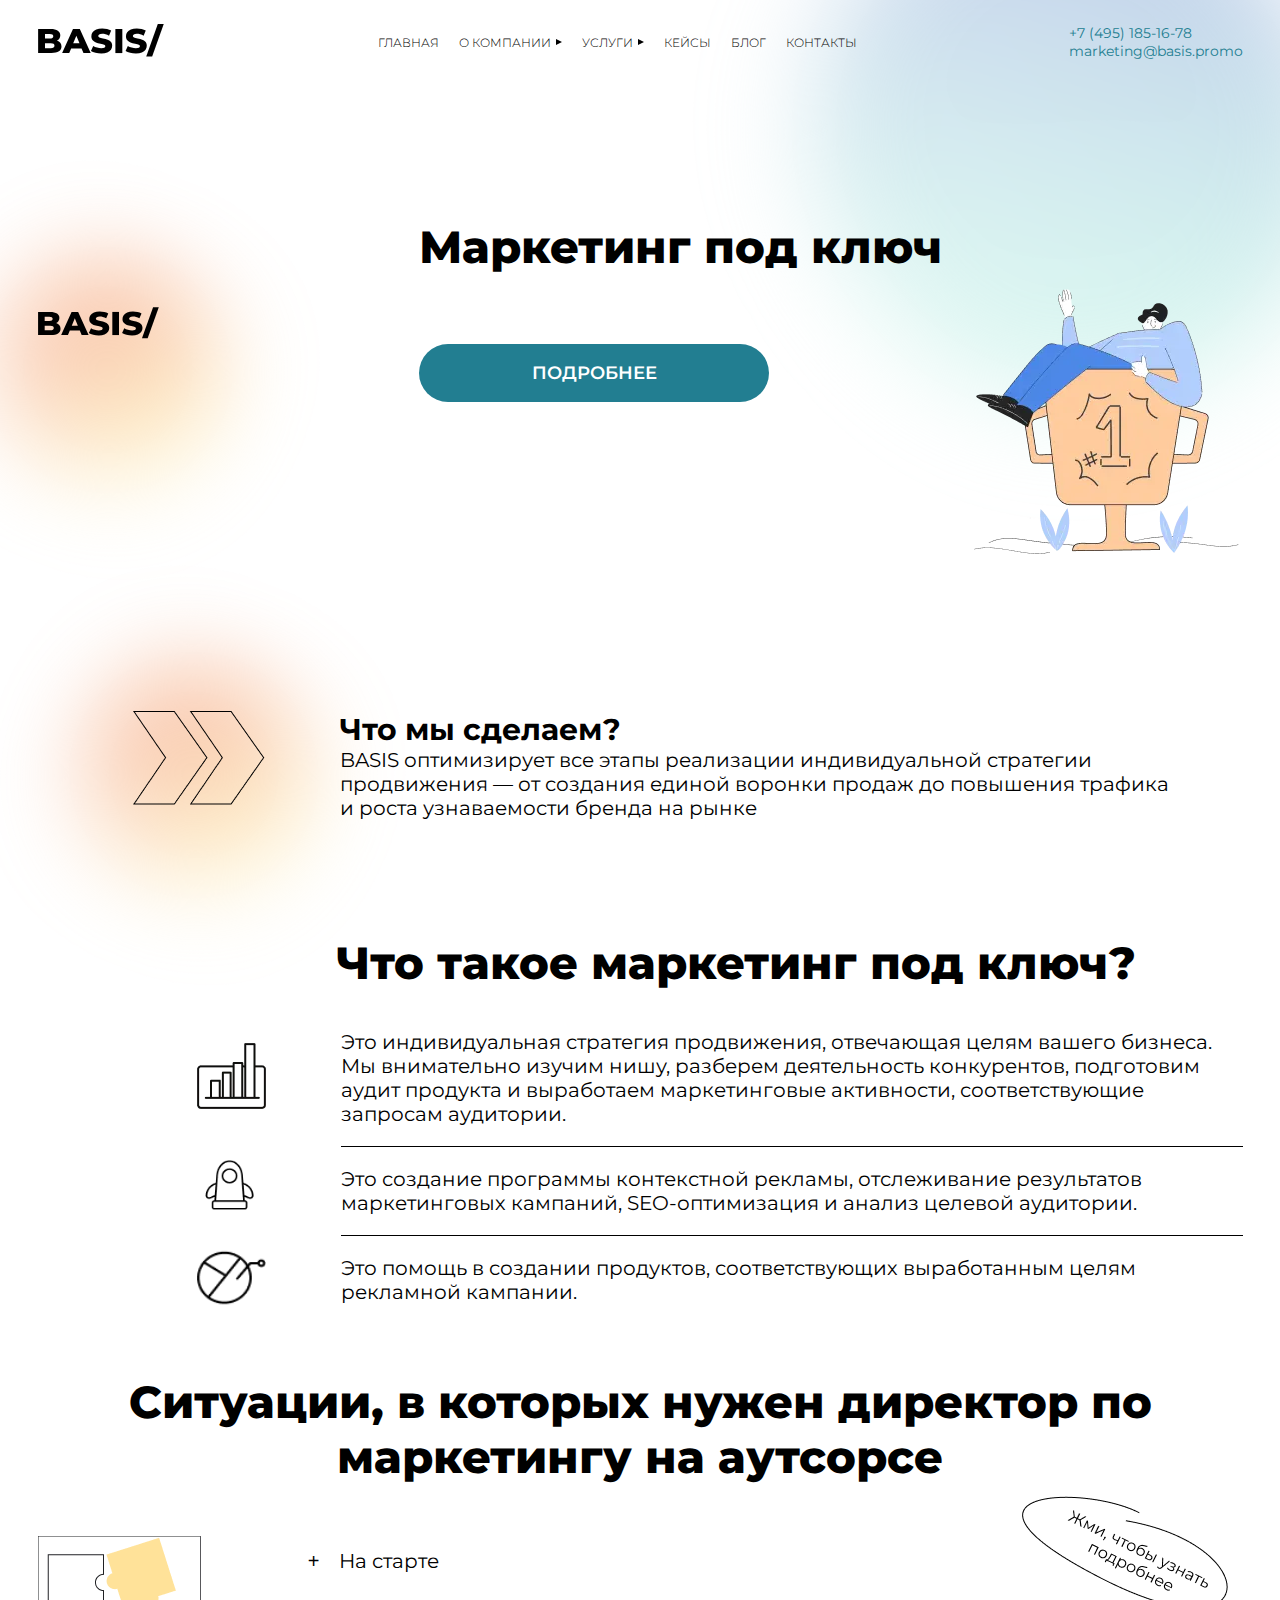
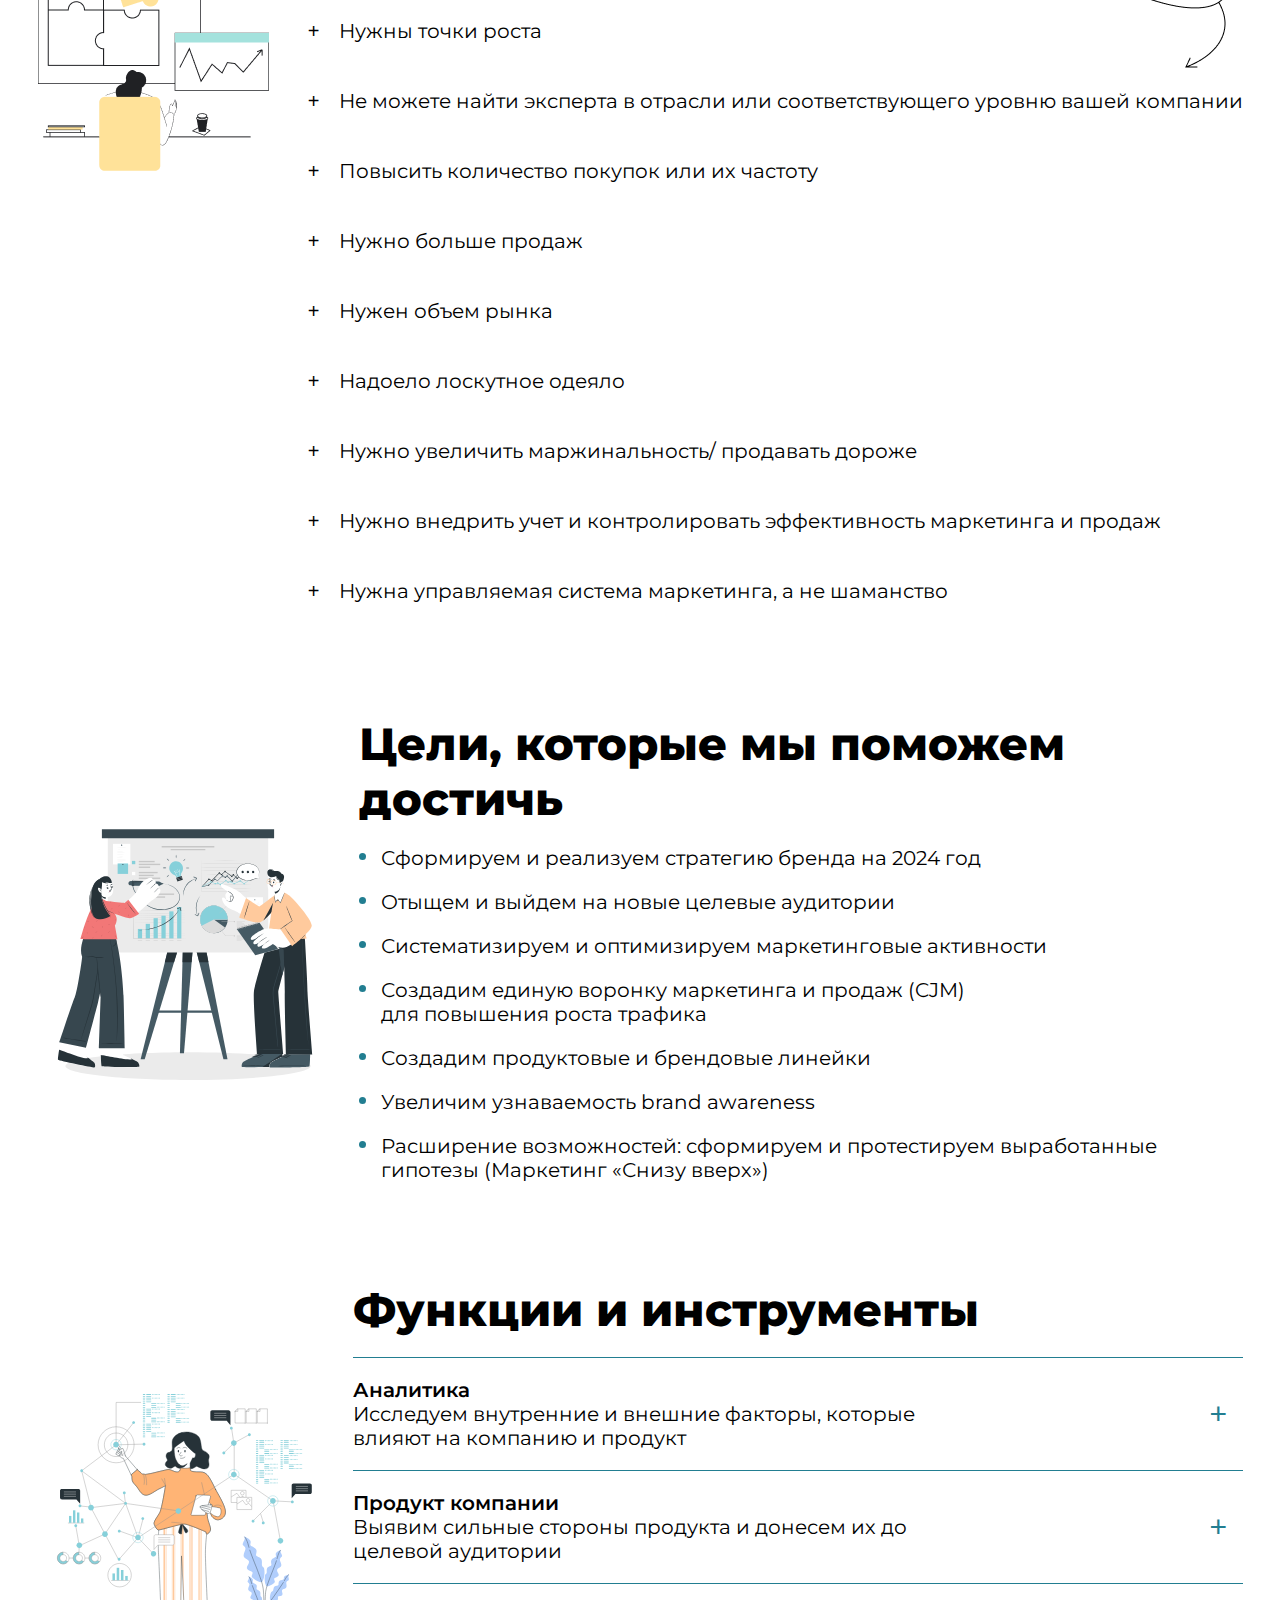
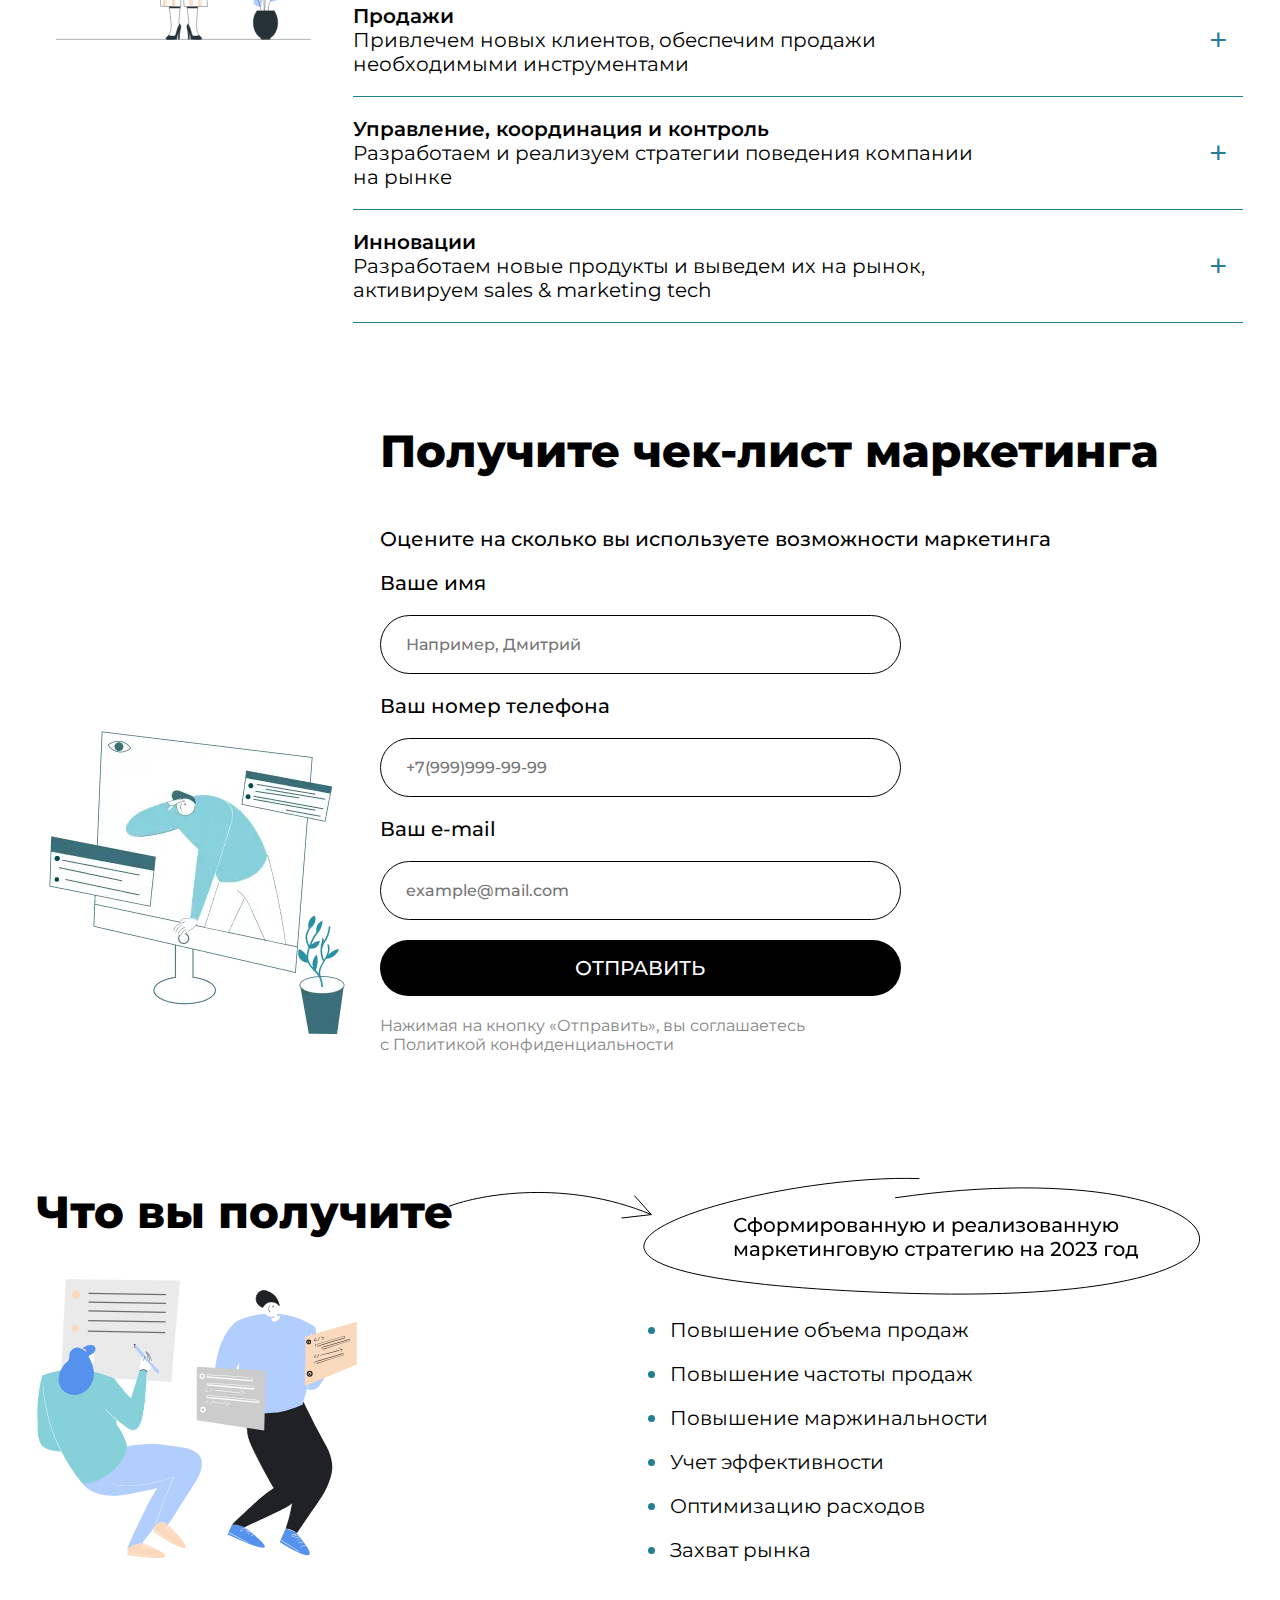
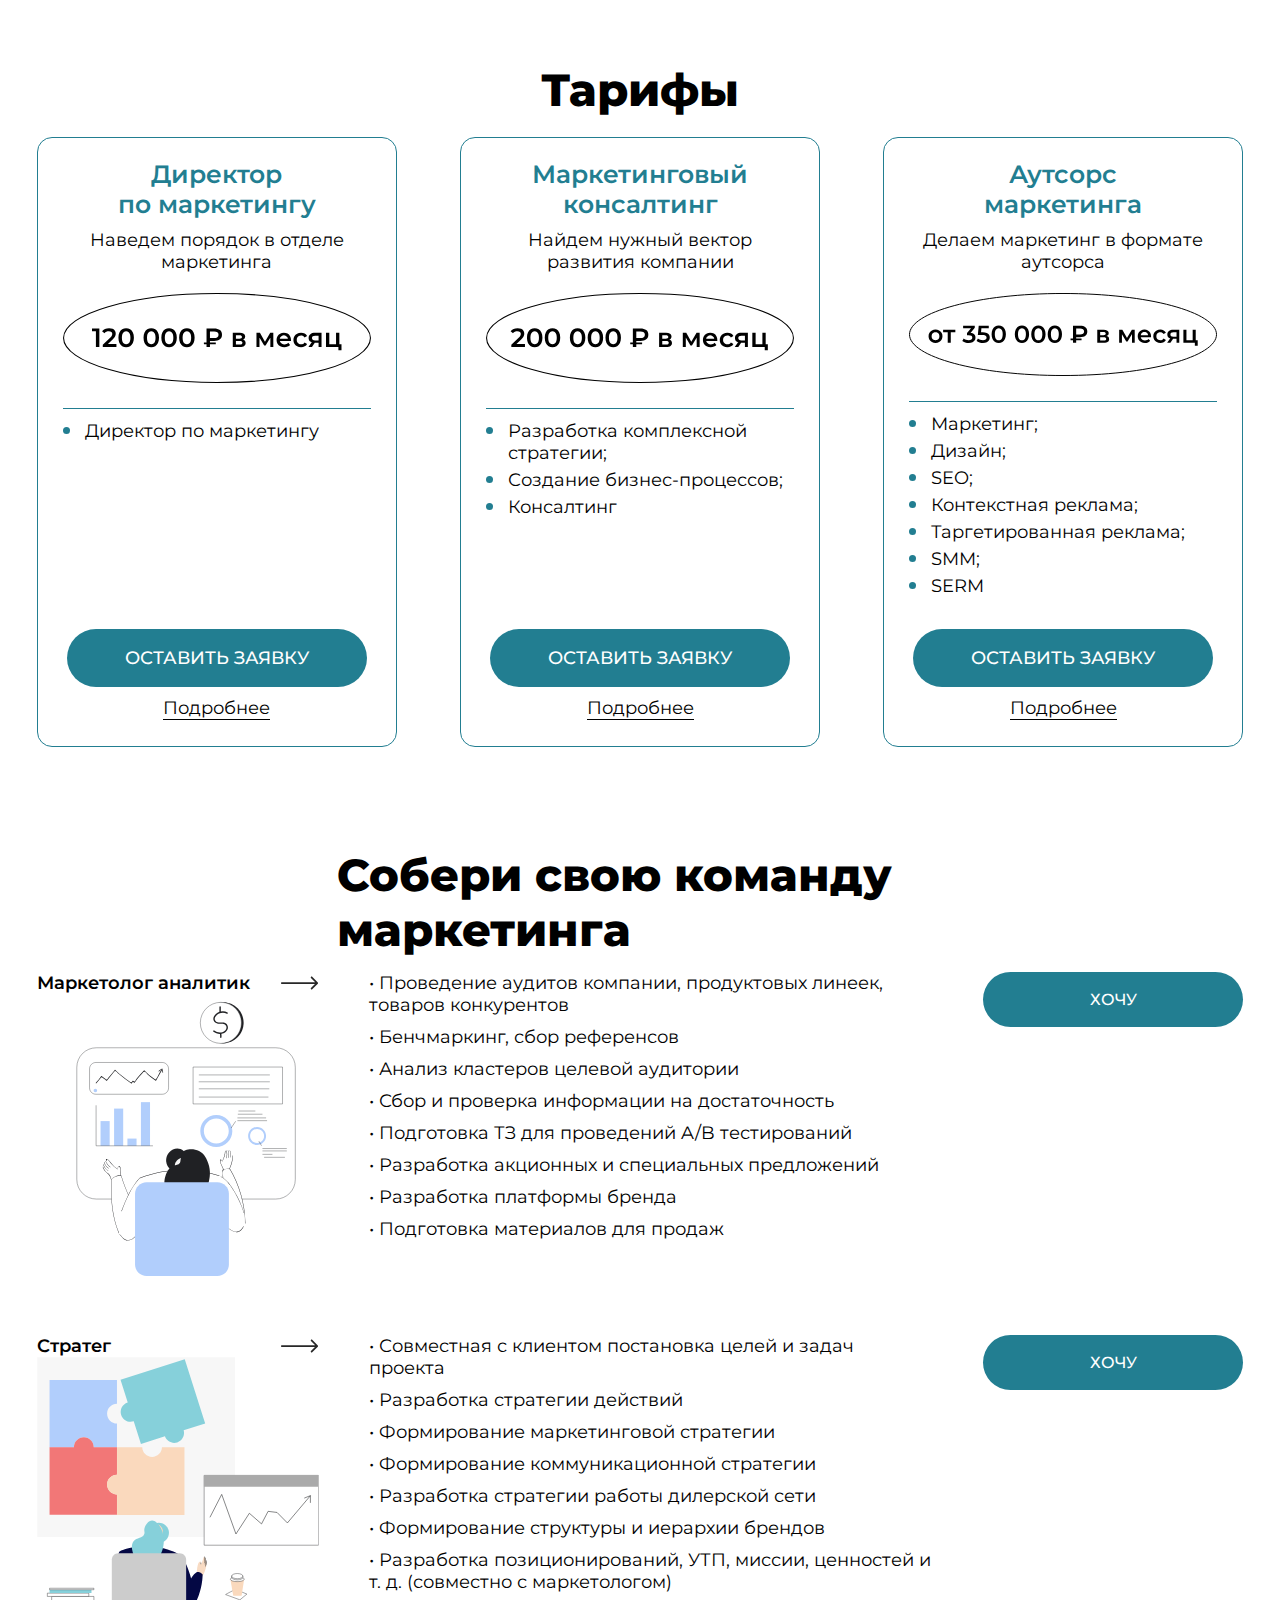
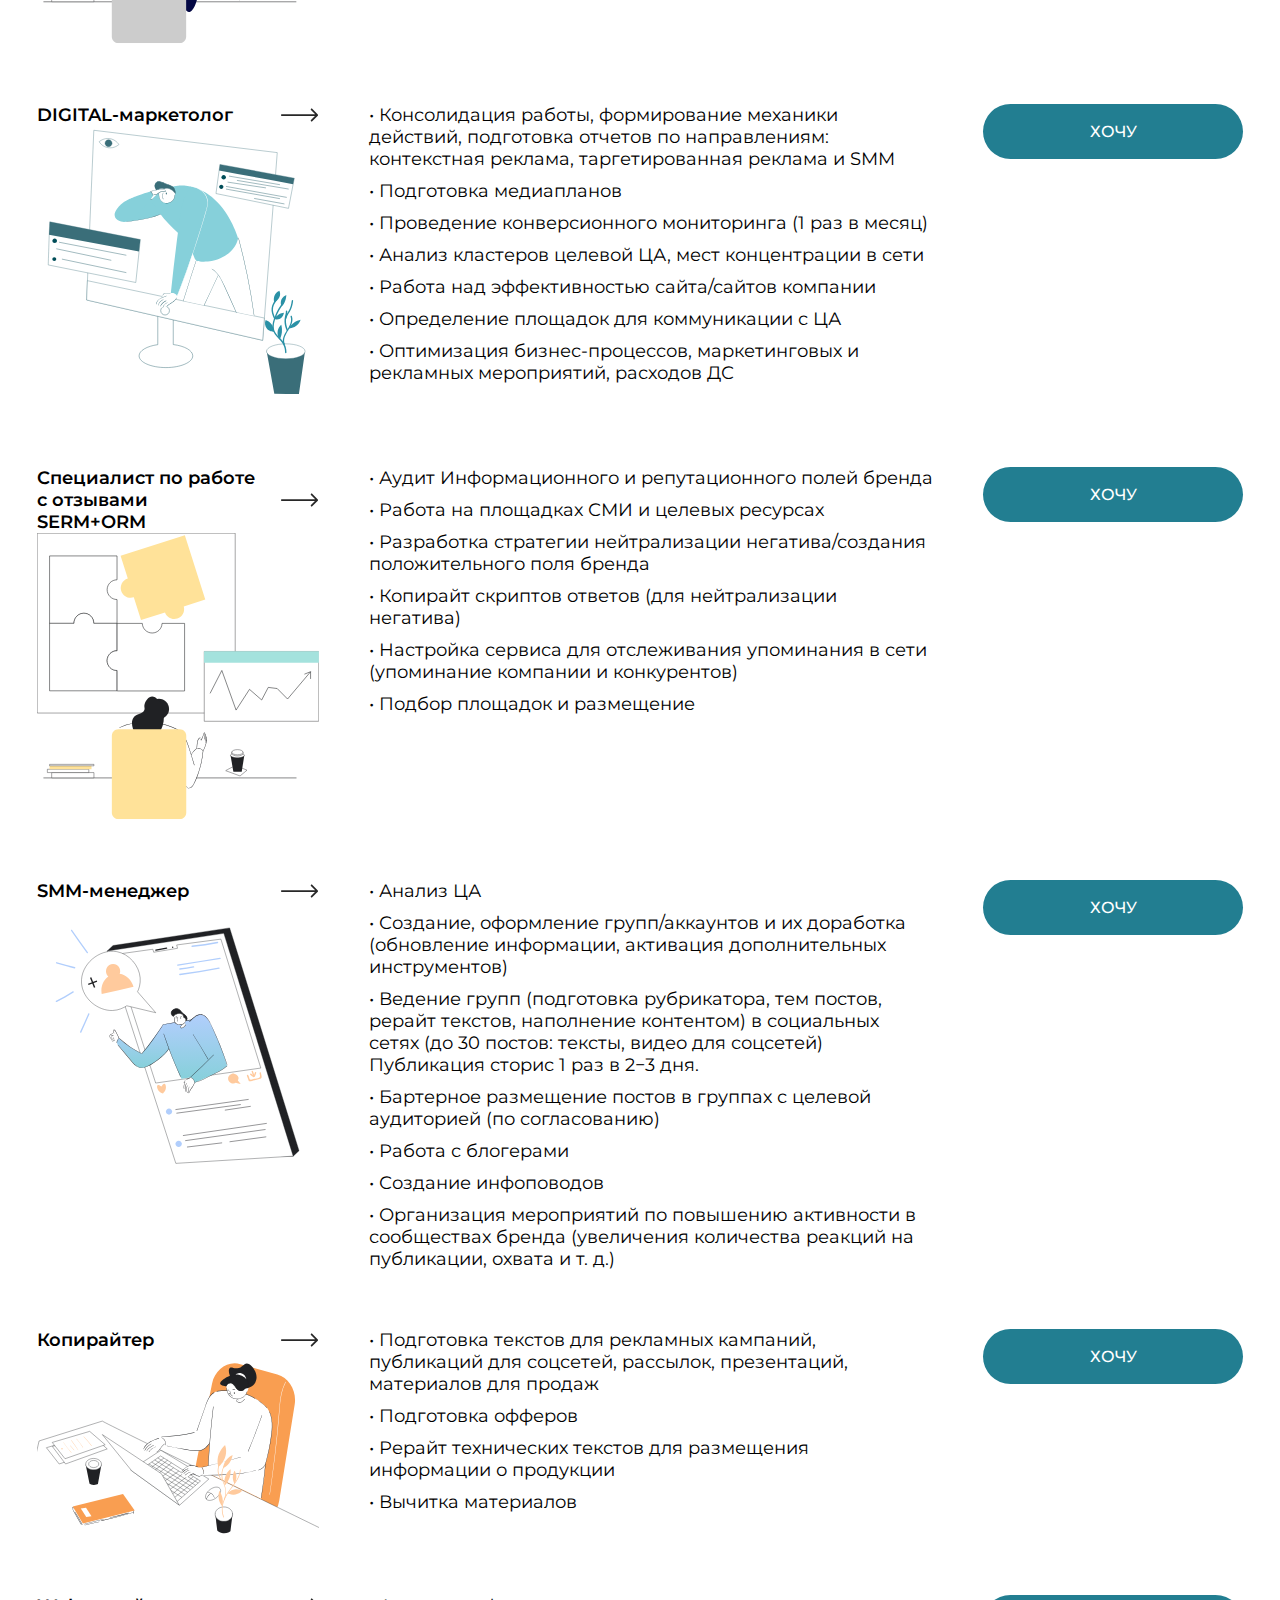
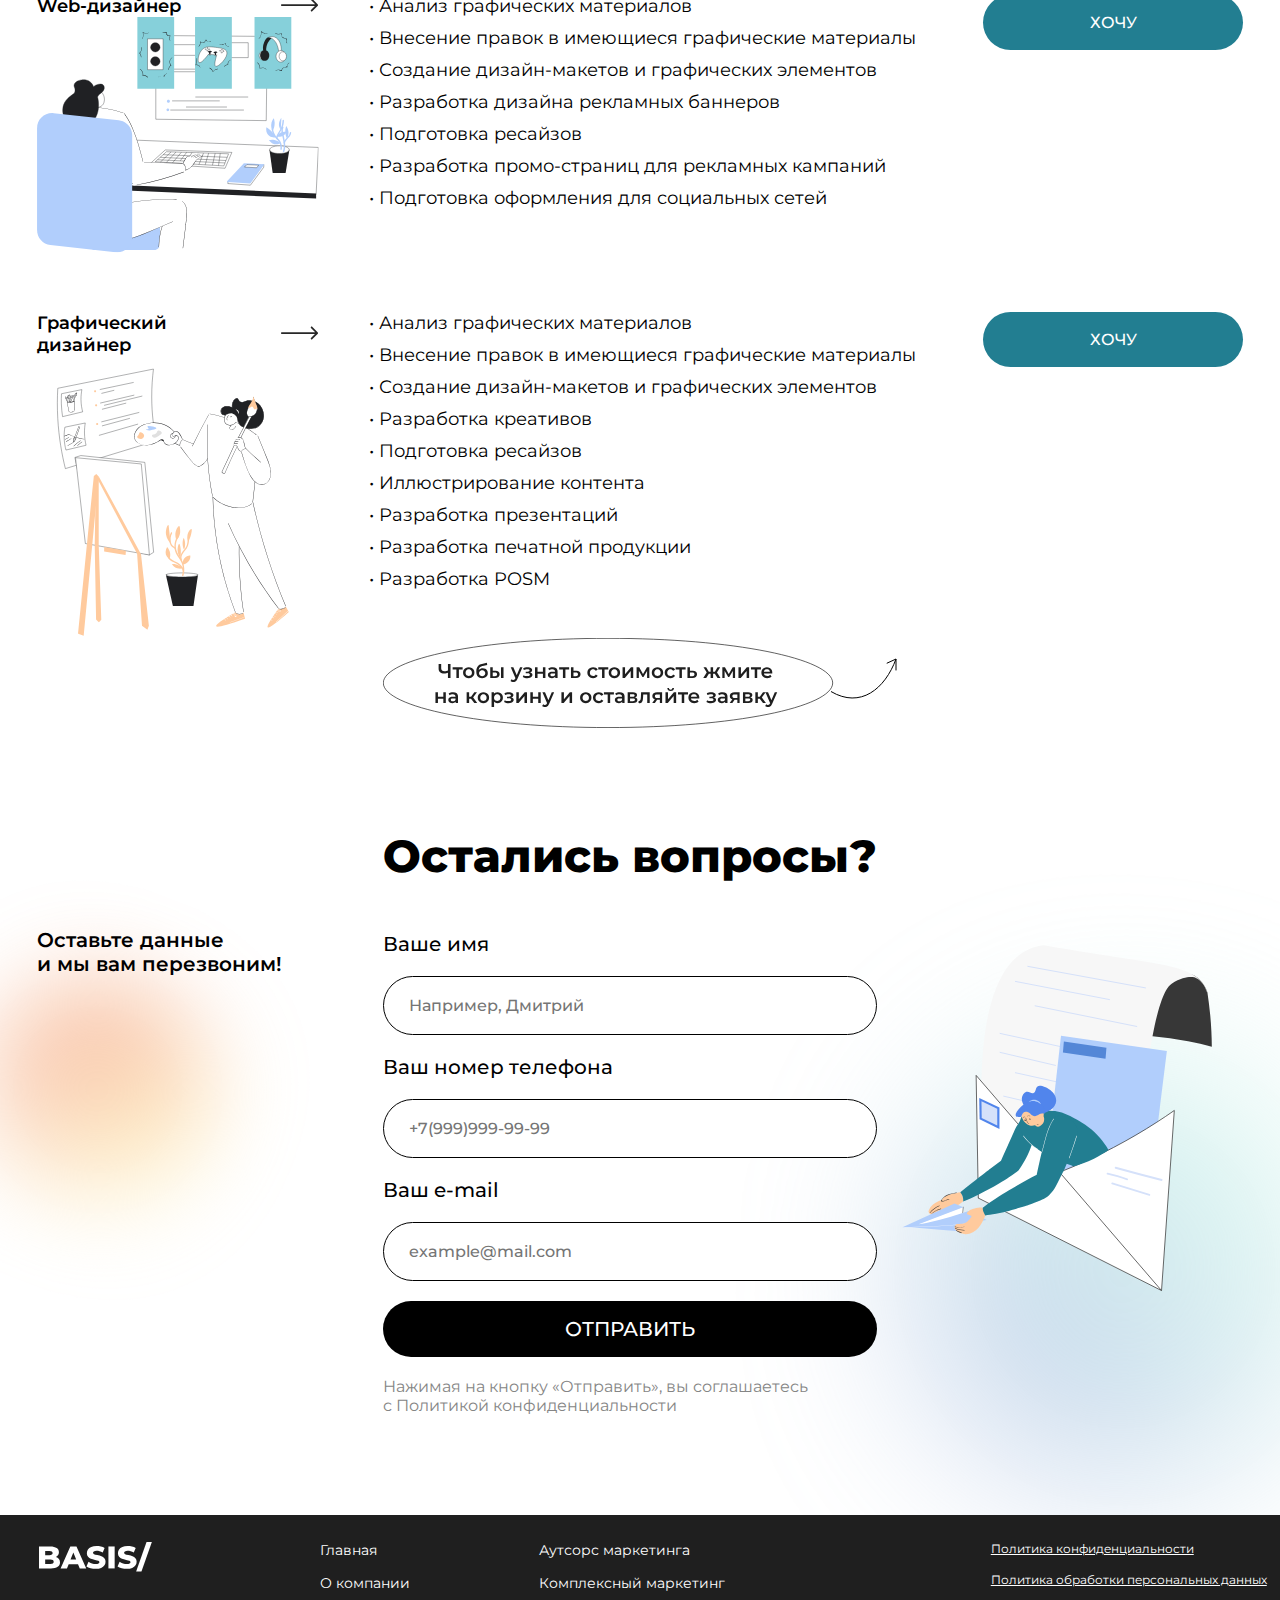
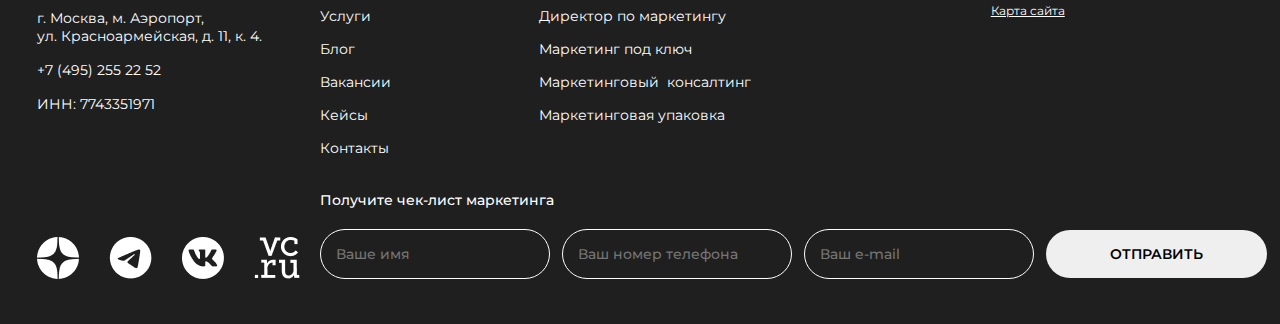
<file: marketing_key.html>
<!DOCTYPE html>
<html lang="en">
<head>
    <meta charset="UTF-8">
    <meta name="viewport" content="width=device-width, initial-scale=1.0">
    <link rel="stylesheet" href="styles/common.css">
    <link rel="stylesheet" href="styles/complex_marketing.css">
    <title>Маркетинг под ключ</title>
</head>
<body data-observe="need_director">
    <button id="scrollToTopBtn"><img src="assets/upping-arrow.svg" alt="icon"></button>
    <header class="header">
        <div class="content-wrapper">
            <div onclick="window.location.href='index.html'" class="logo">
                <picture>
                    <source srcset="assets/logo-white.svg" media="(max-width: 1000px)" />
                    <img src="assets/logo.svg" alt="logo">
                </picture>
            </div>
            <nav class="header_general__menu">
                <ul class="header_general__menu-top">
                    <li>
                       <a href="index.html">ГЛАВНАЯ</a> 
                    </li>
                    <li>
                       <a href="about.html">О компании <span class="triangle"></span></a> 
                       <ul class="menu-service menu_lvl-2">
                            <li>
                                <a href="about.html">О компании</a>
                            </li>
                            <li>
                                <a href="#">Вакансии</a>
                            </li>
                        </ul>
                    </li>
                    <li>
                        <a href="#">Услуги <span class="triangle"></span></a>
                        <ul class="menu-service menu_lvl-2">
                            <li>
                                <a href="marketing_director.html">Директор по маркетингу</a>
                            </li>
                            <li>
                                <a href="marketing_package.html">Маркетинговая упаковка</a>
                            </li>
                            <li>
                                <a href="complex_marketing.html">Комплексный маркетинг</a>
                            </li>
                            <li>
                                <a href="marketing_key.html">Маркетинг под ключ</a>
                            </li>
                            <li>
                                <a href="outsorce_marketing.html">Аустсорс маркетинга</a>
                            </li>
                            <li>
                                <a href="consalting.html">Консалтинг</a>
                            </li>
                        </ul>
                    </li>
                    <li>
                        <a href="keyses.html">Кейсы</a>
                    </li>
                    <li>
                        <a href="#">Блог</a>
                    </li>
                    <li>
                       <a href="contacts.html">контакты</a>
                    </li>
                </ul>
            </nav>
            <div class="header_contacts">
                <p>+7 (495) 185-16-78</p>
                <p>marketing@basis.promo</p>
            </div>
            <div class="burger">
                <span></span>
                <span></span>
                <span></span>
            </div>
            <div class="burger_navigation">
                <div class="burger_navigation__list">
                    <p onclick="window.location.href='index.html'">ГЛАВНАЯ</p>
                    <div class="burger_navigation__list-toggle">
                        <p class="toggle">О компании <span class="triangle-click"></span></p>
                        <div class="content content_about hidden">
                            <p onclick="window.location.href='about.html'">О компании</p>
                            <p>Вакансии</p>
                        </div>
                    </div>
                    <div class="burger_navigation__list-toggle">
                        <p class="toggle">Услуги <span class="triangle-click"></span></p>
                        <div class="content content_service hidden">
                            <p onclick="window.location.href='marketing_director.html'">Директор по маркетингу</p>
                            <p onclick="window.location.href='marketing_package.html'">Маркетинговая упаковка</p>
                            <p onclick="window.location.href='complex_marketing.html'">Комплексный маркетинг</p>
                            <p onclick="window.location.href='marketing_key.html'">Маркетинг под ключ</p>
                            <p onclick="window.location.href='outsorce_marketing.html'">Аустсорс маркетинга</p>
                            <p onclick="window.location.href='consalting.html'">Консалтинг</p>
                        </div>
                    </div>
                    <p onclick="window.location.href='keyses.html'">кейсы</p>
                    <p>Блог</p>
                    <p onclick="window.location.href='contacts.html'">контакты</p>
                </div>
                <div class="burger_navigation__contacts">
                    <p>+7 (495) 185-16-78</p>
                    <p>marketing@basis.promo</p>
                </div>
            </div>
        </div>
    </header>

    <section class="marketing_director">
        <div class="marketing_director-blur"></div>
        <div class="content-wrapper">
            <div class="marketing_director__container">
                <div class="marketing_director__container-logo">
                    <div class="marketing_director-logo-blur"></div>
                    <img src="assets/logo.svg" alt="logo" class="marketing_director-logo">
                </div>
                <div class="marketing_director__container-info_wrapper">
                    <div class="marketing_director__container-info marketing_key__container-info">
                        <h1 class="marketing_director-info_title">Маркетинг под ключ</h1>
                        <button class="main_btn">подробнее</button>
                    </div>
                </div>
                <div class="marketing_director__container-image marketing_key__container-image">
                    <img src="assets/logo.svg" alt="logo" class="marketing_director-logo-mobile">
                    <img src="assets/marketing_director-img.webp" alt="image" class="marketing-director-img">
                </div>
            </div>
        </div>
    </section>

    <section class="we_do">
        <div class="content-wrapper">
            <div class="we_do__container">
                <div class="we_do__container__image">
                    <div class="vectors-blur"></div>
                    <img src="assets/vectors.webp" alt="image">
                </div>
                <div class="we_do__container__info">
                    <h2>Что мы сделаем?</h2>
                    <p>BASIS оптимизирует все этапы реализации индивидуальной стратегии продвижения — от создания единой воронки продаж до повышения трафика и роста узнаваемости бренда на рынке</p>
                </div>
            </div>
        </div>
    </section>

    <section class="need_director">
        <div class="content-wrapper">
            <div class="need_director__title">
                <h2>Что такое маркетинг под ключ?</h2>
            </div>
            <div class="need_director__container">
                <div class="need_director__container_row">
                    <div class="need_director__row-image">
                        <img src="assets/need_dir-icon-1.webp" alt="image">
                    </div>
                    <div class="need_director__row-info">
                        <p>Это индивидуальная стратегия продвижения, отвечающая целям вашего бизнеса. Мы внимательно изучим нишу, разберем деятельность конкурентов, подготовим аудит продукта и выработаем маркетинговые активности, соответствующие запросам аудитории.</p>
                    </div>
                </div>
                <div class="need_director__container_row need_director__container_row-2">
                    <div class="need_director__row-image">
                        <img src="assets/need_dir-icon-2.webp" alt="image">
                    </div>
                    <div class="need_director__row-info need_director__row-info-2">
                        <p>Это создание программы контекстной рекламы, отслеживание результатов маркетинговых кампаний, SEO-оптимизация и анализ целевой аудитории.</p>
                    </div>
                </div>
                <div class="need_director__container_row">
                    <div class="need_director__row-image">
                        <img src="assets/need_dir-icon-3.webp" alt="image">
                    </div>
                    <div class="need_director__row-info">
                        <p>Это помощь в создании продуктов, соответствующих выработанным целям рекламной кампании.</p>
                    </div>
                </div>
            </div>
        </div>
    </section>

    <section class="big_ellipse">
        <div class="content-wrapper">
            <div class="big_ellipse-title">
                <h2>Ситуации, в которых нужен директор по маркетингу на аутсорсе</h2>
                <img src="assets/need-dir-cloud.webp" alt="image" class="need-dir-cloud">
            </div>

            <div class="big_ellipse__container">
                <div class="big_ellipse__container-image">
                    <img src="assets/need-dir-big-ellipse-img.webp" alt="image">
                </div>
                <div class="accordion-wrapper accordion-wrapper-1">
                    <button class="accordion">
                        <div class="name">
                            <p class="txt-2">На старте</p>
                            <p class="xmark">+</p>
                            <div class="accordion-blur"></div>
                        </div>
                    </button>
                    <div class="panel">
                        <p class="txt-2">Поможет определить целевую аудиторию, сформировать уникальное предложение и привлечь первых клиентов</p>
                    </div>
                </div>
                <div class="accordion-wrapper accordion-wrapper-2">
                    <button class="accordion">
                        <div class="name">
                            <p class="txt-2">Нужны точки роста</p>
                            <p class="xmark">+</p>
                            <div class="accordion-blur"></div>
                        </div>
                    </button>
                    <div class="panel">
                        <p class="txt-2">Направит усилия отдела на увеличение продаж, привлечение новых инвесторов и укрепление бренда</p>
                    </div>
                </div>
                <div class="accordion-wrapper accordion-wrapper-3">
                    <button class="accordion">
                        <div class="name">
                            <p class="txt-2">Не можете найти эксперта <br> в отрасли или соответствующего <br> уровню вашей компании</p>
                            <p class="xmark">+</p>
                            <div class="accordion-blur"></div>
                        </div>
                    </button>
                    <div class="panel">
                        <p class="txt-2">Поможет компании понять потребности рынка и целевой аудитории, создать эффективную стратегию маркетинга, развить бренд, привлечь новых клиентов и изучить конкурентов</p>
                    </div>
                </div>
                <div class="accordion-wrapper accordion-wrapper-4">
                    <button class="accordion">
                        <div class="name">
                            <p class="txt-2">Повысить количество <br> покупок или их частоту</p>
                            <p class="xmark">+</p>
                            <div class="accordion-blur"></div>
                        </div>
                    </button>
                    <div class="panel">
                        <p class="txt-2">Предоставит инструменты для привлечения новых клиентов, удержания существующих 
                            и стимулирования повторных покупок.
                            Также поможет оптимизировать процессы продаж и упростить путь клиента от знакомства 
                            с продуктом до его покупки, что может привести 
                            к увеличению количества покупок или их частоты</p>
                    </div>
                </div>
                <div class="accordion-wrapper accordion-wrapper-5">
                    <button class="accordion">
                        <div class="name">
                            <p class="txt-2">Нужно больше продаж</p>
                            <p class="xmark">+</p>
                            <div class="accordion-blur"></div>
                        </div>
                    </button>
                    <div class="panel">
                        <p class="txt-2">Предоставит инструменты и готовые решения для эффективного привлечения новых клиентов и увеличения продаж существующим</p>
                    </div>
                </div>
                <div class="accordion-wrapper accordion-wrapper-6">
                    <button class="accordion">
                        <div class="name">
                            <p class="txt-2">Нужен объем рынка</p>
                            <p class="xmark">+</p>
                            <div class="accordion-blur"></div>
                        </div>
                    </button>
                    <div class="panel">
                        <p class="txt-2">Предоставит инструменты для привлечения новых клиентов и расширения целевой аудитории: маркетинговые кампании для повышения узнаваемости бренда, привлечения внимания целевой аудитории, установления партнерских отношений и расширения географии продаж</p>
                    </div>
                </div>
                <div class="accordion-wrapper accordion-wrapper-7">
                    <button class="accordion">
                        <div class="name">
                            <p class="txt-2">Надоело лоскутное одеяло</p>
                            <p class="xmark">+</p>
                            <div class="accordion-blur"></div>
                        </div>
                    </button>
                    <div class="panel">
                        <p class="txt-2">Поможет бизнесу найти новые возможности для роста и развития, предоставляя инструменты для исследования рынка и определения потенциальных новых сегментов и рынков</p>
                    </div>
                </div>
                <div class="accordion-wrapper accordion-wrapper-8">
                    <button class="accordion">
                        <div class="name">
                            <p class="txt-2">Нужно увеличить маржинальность/ <br> продавать дороже</p>
                            <p class="xmark">+</p>
                            <div class="accordion-blur"></div>
                        </div>
                    </button>
                    <div class="panel">
                        <p class="txt-2">Поможет бизнесу увеличить маржинальность и продавать товары или услуги дороже, предоставляя инструменты для создания привлекательных предложений и установления ценовой политики</p>
                    </div>
                </div>
                <div class="accordion-wrapper accordion-wrapper-9">
                    <button class="accordion">
                        <div class="name">
                            <p class="txt-2">Нужно внедрить учет и контролировать <br> эффективность маркетинга и продаж</p>
                            <p class="xmark">+</p>
                            <div class="accordion-blur"></div>
                        </div>
                    </button>
                    <div class="panel">
                        <p class="txt-2">Поможет бизнесу внедрить систему учета и контроля эффективности маркетинга и продаж, предоставляя инструменты для сбора и анализа данных о продажах, потребительских предпочтениях и поведении целевой аудитории</p>
                    </div>
                </div>
                <div class="accordion-wrapper accordion-wrapper-10">
                    <button class="accordion">
                        <div class="name">
                            <p class="txt-2">Нужна управляемая система <br> маркетинга, а не шаманство</p>
                            <p class="xmark">+</p>
                            <div class="accordion-blur"></div>
                        </div>
                    </button>
                    <div class="panel">
                        <p class="txt-2">CMO на аутсорсе уже обладает опытом и знаниями в данной области, а также готов предоставить решения и инструменты для выполнения задач по маркетингу</p>
                    </div>
                </div>
            </div>

            <div class="big_ellipse__container-mobile">
                <div class="big_ellipse__container-mobile-image">
                    <img src="assets/need-dir-ellipse-img-mobile.png" alt="image">
                </div>
                <div class="big_ellipse__container-mobile-wrapper">
                    <div class="accordion-wrapper accordion-wrapper-1">
                        <button class="accordion">
                            <div class="name">
                                <p class="txt-2">На старте</p>
                                <p class="xmark">+</p>
                                <div class="accordion-blur"></div>
                            </div>
                        </button>
                        <div class="panel">
                            <p class="txt-2">Поможет определить целевую аудиторию, сформировать уникальное предложение и привлечь первых клиентов</p>
                        </div>
                    </div>
                    <div class="accordion-wrapper accordion-wrapper-2">
                        <button class="accordion">
                            <div class="name">
                                <p class="txt-2">Нужны точки роста</p>
                                <p class="xmark">+</p>
                                <div class="accordion-blur"></div>
                            </div>
                        </button>
                        <div class="panel">
                            <p class="txt-2">Направит усилия отдела на увеличение продаж, привлечение новых инвесторов и укрепление бренда</p>
                        </div>
                    </div>
                    <div class="accordion-wrapper accordion-wrapper-3">
                        <button class="accordion">
                            <div class="name">
                                <p class="txt-2">Не можете найти эксперта <br> в отрасли или соответствующего <br> уровню вашей компании</p>
                                <p class="xmark">+</p>
                                <div class="accordion-blur"></div>
                            </div>
                        </button>
                        <div class="panel">
                            <p class="txt-2">Поможет компании понять потребности рынка и целевой аудитории, создать эффективную стратегию маркетинга, развить бренд, привлечь новых клиентов и изучить конкурентов</p>
                        </div>
                    </div>
                    <div class="accordion-wrapper accordion-wrapper-4">
                        <button class="accordion">
                            <div class="name">
                                <p class="txt-2">Повысить количество <br> покупок или их частоту</p>
                                <p class="xmark">+</p>
                                <div class="accordion-blur"></div>
                            </div>
                        </button>
                        <div class="panel">
                            <p class="txt-2">Предоставит инструменты для привлечения новых клиентов, удержания существующих 
                                и стимулирования повторных покупок.
                                Также поможет оптимизировать процессы продаж и упростить путь клиента от знакомства 
                                с продуктом до его покупки, что может привести 
                                к увеличению количества покупок или их частоты</p>
                        </div>
                    </div>
                    <div class="accordion-wrapper accordion-wrapper-5">
                        <button class="accordion">
                            <div class="name">
                                <p class="txt-2">Нужно больше продаж</p>
                                <p class="xmark">+</p>
                                <div class="accordion-blur"></div>
                            </div>
                        </button>
                        <div class="panel">
                            <p class="txt-2">Предоставит инструменты и готовые решения для эффективного привлечения новых клиентов и увеличения продаж существующим</p>
                        </div>
                    </div>
                    <div class="accordion-wrapper accordion-wrapper-6">
                        <button class="accordion">
                            <div class="name">
                                <p class="txt-2">Нужен объем рынка</p>
                                <p class="xmark">+</p>
                                <div class="accordion-blur"></div>
                            </div>
                        </button>
                        <div class="panel">
                            <p class="txt-2">Предоставит инструменты для привлечения новых клиентов и расширения целевой аудитории: маркетинговые кампании для повышения узнаваемости бренда, привлечения внимания целевой аудитории, установления партнерских отношений и расширения географии продаж</p>
                        </div>
                    </div>
                    <div class="accordion-wrapper accordion-wrapper-7">
                        <button class="accordion">
                            <div class="name">
                                <p class="txt-2">Надоело лоскутное одеяло</p>
                                <p class="xmark">+</p>
                                <div class="accordion-blur"></div>
                            </div>
                        </button>
                        <div class="panel">
                            <p class="txt-2">Поможет бизнесу найти новые возможности для роста и развития, предоставляя инструменты для исследования рынка и определения потенциальных новых сегментов и рынков</p>
                        </div>
                    </div>
                    <div class="accordion-wrapper accordion-wrapper-8">
                        <button class="accordion">
                            <div class="name">
                                <p class="txt-2">Нужно увеличить маржинальность/ <br> продавать дороже</p>
                                <p class="xmark">+</p>
                                <div class="accordion-blur"></div>
                            </div>
                        </button>
                        <div class="panel">
                            <p class="txt-2">Поможет бизнесу увеличить маржинальность и продавать товары или услуги дороже, предоставляя инструменты для создания привлекательных предложений и установления ценовой политики</p>
                        </div>
                    </div>
                    <div class="accordion-wrapper accordion-wrapper-9">
                        <button class="accordion">
                            <div class="name">
                                <p class="txt-2">Нужно внедрить учет и контролировать <br> эффективность маркетинга и продаж</p>
                                <p class="xmark">+</p>
                                <div class="accordion-blur"></div>
                            </div>
                        </button>
                        <div class="panel">
                            <p class="txt-2">Поможет бизнесу внедрить систему учета и контроля эффективности маркетинга и продаж, предоставляя инструменты для сбора и анализа данных о продажах, потребительских предпочтениях и поведении целевой аудитории</p>
                        </div>
                    </div>
                    <div class="accordion-wrapper accordion-wrapper-10">
                        <button class="accordion">
                            <div class="name">
                                <p class="txt-2">Нужна управляемая система <br> маркетинга, а не шаманство</p>
                                <p class="xmark">+</p>
                                <div class="accordion-blur"></div>
                            </div>
                        </button>
                        <div class="panel">
                            <p class="txt-2">CMO на аутсорсе уже обладает опытом и знаниями в данной области, а также готов предоставить решения и инструменты для выполнения задач по маркетингу</p>
                        </div>
                    </div>
                </div>
            </div>
        </div>
    </section>

    <section class="targets">
        <div class="content-wrapper">
            <div class="targets__container">
                <div class="targets__container-image">
                    <img src="assets/compl-mark-targets-img.svg" alt="image">
                </div>
                <div class="targets__container-info">
                    <div class="targets__container-title">
                        <h2>Цели, которые мы поможем <br> достичь</h2>
                    </div>
                    <div class="targets__container-info-points">
                        <div class="points-row">
                            <div class="point"></div>
                            <p>Сформируем и реализуем стратегию бренда на 2024 год</p>
                        </div>
                        <div class="points-row">
                            <div class="point"></div>
                            <p>Отыщем и выйдем на новые целевые аудитории</p>
                        </div>
                        <div class="points-row">
                            <div class="point"></div>
                            <p>Систематизируем и оптимизируем маркетинговые активности</p>
                        </div>
                        <div class="points-row">
                            <div class="point"></div>
                            <p>Создадим единую воронку маркетинга и продаж (CJM) <br> для повышения роста трафика</p>
                        </div>
                        <div class="points-row">
                            <div class="point"></div>
                            <p>Создадим продуктовые и брендовые линейки</p>
                        </div>
                        <div class="points-row">
                            <div class="point"></div>
                            <p>Увеличим узнаваемость brand awareness</p>
                        </div>
                        <div class="points-row">
                            <div class="point"></div>
                            <p>Расширение возможностей: сформируем и протестируем выработанные <br> гипотезы (Маркетинг «Снизу вверх»)</p>
                        </div>
                    </div>
                </div>
            </div>
        </div>
    </section>

    <section class="functions">
        <div class="content-wrapper">
            <div class="functions__container">
                <div class="functions__container-image">
                    <img src="assets/compl-mark-functions-img.svg" alt="image">
                </div>
                <div class="functions__container-info">
                    <div class="functions__container-title">
                        <h2>Функции и инструменты</h2>
                    </div>
                    <div class="functions__container__accordion">
                        <div class="functions-accordion-wrapper">
                            <button class="accordion">
                                <div class="name">
                                    <div class="txt-2">
                                        <p class="bold">Аналитика</p>
                                        <p>Исследуем внутренние и внешние факторы, которые влияют на компанию и продукт</p>
                                    </div>
                                    <p class="xmark">+</p>
                                </div>
                            </button>
                            <div class="panel functions_panel">
                                <p class="txt-2">
                                    • Разработаем позиционирование, УТП, сделаем описание продукта (таблица) под ЦА<br>
                                    • Определим ключевые мессейджи и триггеры<br>
                                    • Утвердим смысловую упаковку (позиционирование, миссия, ценности и т. д.)<br>
                                    • Утвердим визуальную упаковку (сайт, айдентика, социальные сети, печатные материалы)<br>
                                    • Утвердим контентную упаковку (присутствие в социальных сетях и СМИ: рубрикатор, план постов и публикаций, коллаборации, пресс релизы и тд)<br>
                                    • Разработаем механику продвижения (инструменты и бюджет) бренда<br>
                                    • Определим каналы коммуникации с каждой ЦА<br>
                                    • Разработаем платформу бренда<br>
                                    • Разработаем материалы для продаж, POSM<br>
                                    • Подготовим коммуникационную стратегию для бренда<br>
                                </p>
                            </div>
                        </div>
                        <div class="functions-accordion-wrapper">
                            <button class="accordion">
                                <div class="name">
                                    <div class="txt-2">
                                        <p class="bold">Продукт компании</p>
                                        <p>Выявим сильные стороны продукта и донесем их до целевой аудитории</p>
                                    </div>
                                    <p class="xmark">+</p>
                                </div>
                            </button>
                            <div class="panel">
                                <p class="txt-2">
                                    • Проанализируем рынок, спрогнозируем его изменения и развития<br>
                                    • Проанализируем конкурентов, их продукцию и сервисы<br>
                                    • Исследуем нужды потребителей и потенциальных клиентов<br>
                                    • Спрогнозируем покупательское поведение Проанализируем продажи (ведение клиентов) CRM маркетинга<br>
                                    • Выявим возможные ниши позиционирования<br>
                                    • Кластеризируем целевую аудиторию<br>
                                    • Подготовим новые гипотезы для тестирования<br>
                                </p>
                            </div>
                        </div>
                        <div class="functions-accordion-wrapper">
                            <button class="accordion">
                                <div class="name">
                                    <div class="txt-2">
                                        <p class="bold">Продажи</p>
                                        <p>Привлечем новых клиентов, обеспечим продажи необходимыми инструментами</p>
                                    </div>
                                    <p class="xmark">+</p>
                                </div>
                            </button>
                            <div class="panel">
                                <p class="txt-2">
                                    • Сформируем продуктовую политику<br>
                                    • Сформируем ценовую политику<br>
                                    • Сформируем покупательский спрос и стимулируем сбыт<br>
                                    • Проконтролируем и улучшим сервисы для клиентов<br>
                                    • Консолидируем маркетинговые активности и действия отдела продаж. CJM<br>
                                </p>
                            </div>
                        </div>
                        <div class="functions-accordion-wrapper">
                            <button class="accordion">
                                <div class="name">
                                    <div class="txt-2">
                                        <p class="bold">Управление, координация и контроль</p>
                                        <p>Разработаем и реализуем стратегии поведения компании на рынке</p>
                                    </div>
                                    <p class="xmark">+</p>
                                </div>
                            </button>
                            <div class="panel">
                                <p class="txt-2">
                                    • Разработаем стратегию поведения на рынке<br>
                                    • Поставим цели и приоритетные направления по продвижению<br>
                                    • Возьмем под контроль управление рисками<br>
                                    • Скоординируем активность смежных департаментов<br>
                                    • Спланируем и реализуем кампании по коммуникации с клиентами<br>
                                    • Организуем и оптимизируем сервисное обслуживание<br>
                                </p>
                            </div>
                        </div>
                        <div class="functions-accordion-wrapper">
                            <button class="accordion">
                                <div class="name">
                                    <div class="txt-2">
                                        <p class="bold">Инновации</p>
                                        <p>Разработаем новые продукты и выведем их на рынок, активируем sales & marketing tech</p>
                                    </div>
                                    <p class="xmark">+</p>
                                </div>
                            </button>
                            <div class="panel">
                                <p class="txt-2">
                                    • Разработаем новый продукт<br>
                                    • Поставим цели по внедрению продукта на рынок<br>
                                    • Протестируем гипотезы<br>
                                    • Внедрим современные технологии и техники привлечения и удержания клиентов<br>
                                    • Внедрим инфраструктурные (в том числе технологических) инструменты (софт, ПО и т. д.)<br>
                                </p>
                            </div>
                        </div>
                    </div>
                </div>
            </div>
        </div>
    </section>

    <section class="main_form need_dir-form">
        <div class="main_from-right-blur need-dir_from-right-blur"></div>
        <div class="content-wrapper">
            <div class="main_form__container">
                <div class="main_form__img-form-wrapper need-dir_form__img-form-wrapper">
                    <div class="main_form__container-image need-dir_form__container-image">
                        <img src="assets/need-dir-form.webp" alt="image">
                    </div>
                    <form class="main_form__container-form">
                        <div class="main_form-title need-dir_form-title">
                            <h2>Получите чек-лист маркетинга</h2>
                        </div>
                        <div class="need_dir_form-pretitle">
                            <p>Оцените на сколько вы используете возможности маркетинга</p>
                        </div>
                        <p class="input_name">Ваше имя</p>
                        <input type="text" class="main_form-input need-dir_form-input" placeholder="Например, Дмитрий">
                        <p class="input_name">Ваш номер телефона</p>
                        <input type="tel" class="main_form-input need-dir_form-input" placeholder="+7(999)999-99-99">
                        <p class="input_name">Ваш e-mail</p>
                        <input type="email" class="main_form-input need-dir_form-input" placeholder="example@mail.com">
                        <button class="main_form-button need-dir_form-button">Отправить</button>
                        <p class="politika-text">Нажимая на кнопку «Отправить», вы соглашаетесь <br> с Политикой конфиденциальности</p>
                    </form>
                </div>
            </div>
        </div>
    </section>

    <section class="you_get">
        <div class="content-wrapper">
            <div class="you_get__container-title you_get__container-title-mobile">
                <h2>Что вы получите</h2>
            </div>
            <div class="you_get__container">
                <div class="you_get__container-image">
                    <div class="you_get__container-title you_get__container-title-desktop">
                        <h2>Что вы получите</h2>
                    </div>
                    <img src="assets/comp-mark-you-get-img.svg" alt="image">
                </div>
                <div class="you_get__container-info">
                    <picture class="you_get__info-image">
                        <source srcset="assets/comp-mark-you-get-cloud-4.svg" media="(max-width: 710px)" />
                        <source srcset="assets/comp-mark-you-get-cloud-3.svg" media="(max-width: 1079px)" />
                        <source srcset="assets/comp-mark-you-get-cloud-2.svg" media="(max-width: 1200px)" />
                        <img src="assets/comp-mark-you-get-cloud-1.svg" alt="image">
                    </picture>
                    <div class="you_get__container-info-points">
                        <div class="points-row">
                            <div class="point"></div>
                            <p>Повышение объема продаж</p>
                        </div>
                        <div class="points-row">
                            <div class="point"></div>
                            <p>Повышение частоты продаж</p>
                        </div>
                        <div class="points-row">
                            <div class="point"></div>
                            <p>Повышение маржинальности</p>
                        </div>
                        <div class="points-row">
                            <div class="point"></div>
                            <p>Учет эффективности</p>
                        </div>
                        <div class="points-row">
                            <div class="point"></div>
                            <p>Оптимизацию расходов</p>
                        </div>
                        <div class="points-row">
                            <div class="point"></div>
                            <p>Захват рынка</p>
                        </div>
                    </div>
                </div>
            </div>
        </div>
    </section>

    <section class="prices">
        <div class="content-wrapper">
            <div class="prices-title">
                <h2>Тарифы</h2>
            </div>
            <div class="prices__container">
                <div class="prices__container__block">
                    <p class="title">Директор <br>
                        по маркетингу</p>
                    <p class="pretitle">Наведем порядок в отделе <br> маркетинга</p>
                    <img src="assets/comp-mark-price-1.svg" alt="image">
                    <div class="line"></div>
                    <div class="prices__container-info-points prices__container-info-points-1">
                        <div class="points-row">
                            <div class="point"></div>
                            <p>Директор по маркетингу</p>
                        </div>
                    </div>
                    <div class="prices__container__block-btn">
                        <button class="main_btn">Оставить заявку</button>
                        <p class="more">Подробнее</p>
                    </div>
                </div>
                <div class="prices__container__block">
                    <p class="title">Маркетинговый <br> консалтинг</p>
                    <p class="pretitle">Найдем нужный вектор <br> развития компании</p>
                    <img src="assets/comp-mark-price-2.svg" alt="image">
                    <div class="line"></div>
                    <div class="prices__container-info-points prices__container-info-points-2">
                        <div class="points-row">
                            <div class="point"></div>
                            <p>Разработка комплексной стратегии;</p>
                        </div>
                        <div class="points-row">
                            <div class="point"></div>
                            <p>Создание бизнес-процессов;</p>
                        </div>
                        <div class="points-row">
                            <div class="point"></div>
                            <p>Консалтинг</p>
                        </div>
                    </div>
                    <div class="prices__container__block-btn">
                        <button class="main_btn">Оставить заявку</button>
                        <p class="more">Подробнее</p>
                    </div>
                </div>
                <div class="prices__container__block prices__container__block-desktop">
                    <p class="title">Аутсорс <br> маркетинга</p>
                    <p class="pretitle">Делаем маркетинг в формате аутсорса</p>
                    <img src="assets/comp-mark-price-3.svg" alt="image">
                    <div class="line"></div>
                    <div class="prices__container-info-points prices__container-info-points-3">
                        <div class="points-row">
                            <div class="point"></div>
                            <p>Маркетинг;</p>
                        </div>
                        <div class="points-row">
                            <div class="point"></div>
                            <p>Дизайн;</p>
                        </div>
                        <div class="points-row">
                            <div class="point"></div>
                            <p>SEO;</p>
                        </div>
                        <div class="points-row">
                            <div class="point"></div>
                            <p>Контекстная реклама;</p>
                        </div>
                        <div class="points-row">
                            <div class="point"></div>
                            <p>Таргетированная реклама;</p>
                        </div>
                        <div class="points-row">
                            <div class="point"></div>
                            <p>SMM;</p>
                        </div>
                        <div class="points-row">
                            <div class="point"></div>
                            <p>SERM</p>
                        </div>
                    </div>
                    <div class="prices__container__block-btn">
                        <button class="main_btn">Оставить заявку</button>
                        <p class="more">Подробнее</p>
                    </div>
                </div>
            </div>
            <div class="prices__container__block prices__container__block-mobile">
                <div class="prices__container__block-title-wrapper">
                    <div class="titles">
                        <p class="title">Аутсорс <br> маркетинга</p>
                        <p class="pretitle">Делаем маркетинг в формате аутсорса</p>
                    </div>
                    <img src="assets/comp-mark-price-3.svg" alt="image">
                </div>
                <div class="line"></div>
                <div class="prices__container-info-points prices__container-info-points-3">
                    <div class="points-row">
                        <div class="point"></div>
                        <p>Маркетинг;</p>
                    </div>
                    <div class="points-row">
                        <div class="point"></div>
                        <p>Дизайн;</p>
                    </div>
                    <div class="points-row">
                        <div class="point"></div>
                        <p>SEO;</p>
                    </div>
                    <div class="points-row">
                        <div class="point"></div>
                        <p>Контекстная реклама;</p>
                    </div>
                    <div class="points-row">
                        <div class="point"></div>
                        <p>Таргетированная реклама;</p>
                    </div>
                    <div class="points-row">
                        <div class="point"></div>
                        <p>SMM;</p>
                    </div>
                    <div class="points-row">
                        <div class="point"></div>
                        <p>SERM</p>
                    </div>
                </div>
                <div class="prices__container__block-btn">
                    <button class="main_btn">Оставить заявку</button>
                    <p class="more">Подробнее</p>
                </div>
            </div>
        </div>
    </section>

    <section class="your_team">
        <div class="content-wrapper">
            <div class="your_team-title">
                <h2>Собери свою команду <br>
                    маркетинга</h2>
            </div>
            <div class="your_team__container">
                <div class="your_team__container__row">
                    <div class="your_team__container__row-image">
                        <div class="title">
                            <p>Маркетолог аналитик</p>
                            <img src="assets/mark-comp-your-team.svg" alt="image">
                        </div>
                        <img src="assets/mark-comp-your-team-img-1.svg" alt="image">
                        <div class="button-ipad">
                            <button class="main_btn">Хочу</button>
                        </div>
                    </div>
                    <div class="info">
                        <p>• Проведение аудитов компании, продуктовых линеек, товаров конкурентов</p>
                        <p>• Бенчмаркинг, сбор референсов</p>
                        <p>• Анализ кластеров целевой аудитории</p>
                        <p>• Сбор и проверка информации на достаточность</p>
                        <p>• Подготовка ТЗ для проведений A/B тестирований</p>
                        <p>• Разработка акционных и специальных предложений</p>
                        <p>• Разработка платформы бренда</p>
                        <p>• Подготовка материалов для продаж</p>
                    </div>
                    <div class="button">
                        <button class="main_btn">Хочу</button>
                    </div>
                </div>
                <div class="your_team__container__row">
                    <div class="your_team__container__row-image">
                        <div class="title">
                            <p>Стратег</p>
                            <img src="assets/mark-comp-your-team.svg" alt="image">
                        </div>
                        <img src="assets/mark-comp-your-team-img-2.svg" alt="image">
                        <div class="button-ipad">
                            <button class="main_btn">Хочу</button>
                        </div>
                    </div>
                    <div class="info">
                        <p>• Совместная с клиентом постановка целей и задач проекта</p>
                        <p>• Разработка стратегии действий</p>
                        <p>• Формирование маркетинговой стратегии</p>
                        <p>• Формирование коммуникационной стратегии</p>
                        <p>• Разработка стратегии работы дилерской сети</p>
                        <p>• Формирование структуры и иерархии брендов</p>
                        <p>• Разработка позиционирований, УТП, миссии, ценностей и т. д. (совместно с маркетологом)</p>
                    </div>
                    <div class="button">
                        <button class="main_btn">Хочу</button>
                    </div>
                </div>
                <div class="your_team__container__row">
                    <div class="your_team__container__row-image">
                        <div class="title">
                            <p>DIGITAL-маркетолог</p>
                            <img src="assets/mark-comp-your-team.svg" alt="image">
                        </div>
                        <img src="assets/mark-comp-your-team-img-3.svg" alt="image">
                        <div class="button-ipad">
                            <button class="main_btn">Хочу</button>
                        </div>
                    </div>
                    <div class="info">
                        <p>• Консолидация работы, формирование механики действий, подготовка отчетов по направлениям: контекстная реклама, таргетированная реклама и SMM</p>
                        <p>• Подготовка медиапланов</p>
                        <p>• Проведение конверсионного мониторинга (1 раз в месяц)</p>
                        <p>• Анализ кластеров целевой ЦА, мест концентрации в сети</p>
                        <p>• Работа над эффективностью сайта/сайтов компании</p>
                        <p>• Определение площадок для коммуникации с ЦА</p>
                        <p>• Оптимизация бизнес-процессов, маркетинговых и рекламных мероприятий, расходов ДС</p>
                    </div>
                    <div class="button">
                        <button class="main_btn">Хочу</button>
                    </div>
                </div>
                <div class="your_team__container__row">
                    <div class="your_team__container__row-image">
                        <div class="title">
                            <p>Специалист по работе <br>
                                с отзывами SERM+ORM</p>
                            <img src="assets/mark-comp-your-team.svg" alt="image">
                        </div>
                        <img src="assets/mark-comp-your-team-img-4.svg" alt="image">
                        <div class="button-ipad">
                            <button class="main_btn">Хочу</button>
                        </div>
                    </div>
                    <div class="info">
                        <p>• Аудит Информационного и репутационного полей бренда</p>
                        <p>• Работа на площадках СМИ и целевых ресурсах</p>
                        <p>• Разработка стратегии нейтрализации негатива/создания положительного поля бренда</p>
                        <p>• Копирайт скриптов ответов (для нейтрализации негатива)</p>
                        <p>• Настройка сервиса для отслеживания упоминания в сети (упоминание компании и конкурентов)</p>
                        <p>• Подбор площадок и размещение</p>
                    </div>
                    <div class="button">
                        <button class="main_btn">Хочу</button>
                    </div>
                </div>
                <div class="your_team__container__row">
                    <div class="your_team__container__row-image">
                        <div class="title">
                            <p>SMM-менеджер</p>
                            <img src="assets/mark-comp-your-team.svg" alt="image">
                        </div>
                        <img src="assets/mark-comp-your-team-img-5.svg" alt="image">
                        <div class="button-ipad">
                            <button class="main_btn">Хочу</button>
                        </div>
                    </div>
                    <div class="info">
                        <p>• Анализ ЦА</p>
                        <p>• Создание, оформление групп/аккаунтов и их доработка (обновление информации, активация дополнительных инструментов)</p>
                        <p>• Ведение групп (подготовка рубрикатора, тем постов, рерайт текстов, наполнение контентом) в социальных сетях (до 30 постов: тексты, видео для соцсетей) Публикация сторис 1 раз в 2−3 дня.</p>
                        <p>• Бартерное размещение постов в группах с целевой аудиторией (по согласованию)</p>
                        <p>• Работа с блогерами</p>
                        <p>• Создание инфоповодов</p>
                        <p>• Организация мероприятий по повышению активности в сообществах бренда (увеличения количества реакций на публикации, охвата и т. д.)</p>
                    </div>
                    <div class="button">
                        <button class="main_btn">Хочу</button>
                    </div>
                </div>
                <div class="your_team__container__row">
                    <div class="your_team__container__row-image">
                        <div class="title">
                            <p>Копирайтер</p>
                            <img src="assets/mark-comp-your-team.svg" alt="image">
                        </div>
                        <img src="assets/mark-comp-your-team-img-6.svg" alt="image">
                        <div class="button-ipad">
                            <button class="main_btn">Хочу</button>
                        </div>
                    </div>
                    <div class="info">
                        <p>• Подготовка текстов для рекламных кампаний, публикаций для соцсетей, рассылок, презентаций, материалов для продаж</p>
                        <p>• Подготовка офферов</p>
                        <p>• Рерайт технических текстов для размещения информации о продукции</p>
                        <p>• Вычитка материалов</p>
                    </div>
                    <div class="button">
                        <button class="main_btn">Хочу</button>
                    </div>
                </div>
                <div class="your_team__container__row">
                    <div class="your_team__container__row-image">
                        <div class="title">
                            <p>Web-дизайнер</p>
                            <img src="assets/mark-comp-your-team.svg" alt="image">
                        </div>
                        <img src="assets/mark-comp-your-team-img-7.svg" alt="image">
                        <div class="button-ipad">
                            <button class="main_btn">Хочу</button>
                        </div>
                    </div>
                    <div class="info">
                        <p>• Анализ графических материалов</p>
                        <p>• Внесение правок в имеющиеся графические материалы</p>
                        <p>• Создание дизайн-макетов и графических элементов</p>
                        <p>• Разработка дизайна рекламных баннеров</p>
                        <p>• Подготовка ресайзов</p>
                        <p>• Разработка промо-страниц для рекламных кампаний</p>
                        <p>• Подготовка оформления для социальных сетей</p>
                    </div>
                    <div class="button">
                        <button class="main_btn">Хочу</button>
                    </div>
                </div>
                <div class="your_team__container__row">
                    <div class="your_team__container__row-image">
                        <div class="title">
                            <p>Графический <br> дизайнер</p>
                            <img src="assets/mark-comp-your-team.svg" alt="image">
                        </div>
                        <img src="assets/mark-comp-your-team-img-8.svg" alt="image">
                        <div class="button-ipad">
                            <button class="main_btn">Хочу</button>
                        </div>
                    </div>
                    <div class="info">
                        <p>• Анализ графических материалов</p>
                        <p>• Внесение правок в имеющиеся графические материалы</p>
                        <p>• Создание дизайн-макетов и графических элементов</p>
                        <p>• Разработка креативов</p>
                        <p>• Подготовка ресайзов</p>
                        <p>• Иллюстрирование контента</p>
                        <p>• Разработка презентаций</p>
                        <p>• Разработка печатной продукции</p>
                        <p>• Разработка POSM</p>
                    </div>
                    <div class="button">
                        <button class="main_btn">Хочу</button>
                    </div>
                </div>
            </div>
            <div class="your_team-cloud-img">
                <img src="assets/comp-mark-your-team-cloud.svg" alt="image">
            </div>
        </div>
    </section>

    <section class="main_form">
        <div class="main_from-right-blur"></div>
        <div class="content-wrapper">
            <div class="main_form__container">
                <div class="main_form__container-text main_form__container-text-desktop">
                    <p>Оставьте данные <br> и мы вам перезвоним!</p>
                    <div class="main_from-left-blur"></div>
                </div>
                <div class="main_form__container-image-mobile">
                    <img src="assets/form-img-2.svg" alt="image">
                    <div class="main_from-left-blur"></div>
                </div>
                <div class="main_form__img-form-wrapper">
                    <div class="main_form__container-form">
                        <div class="main_form-title">
                            <p>Остались вопросы?</p>
                        </div>
                        <div class="main_form__container-text main_form__container-text-mobile">
                            <p>Оставьте данные <br> и мы вам перезвоним!</p>
                        </div>
                        <p class="input_name">Ваше имя</p>
                        <input type="text" class="main_form-input" placeholder="Например, Дмитрий">
                        <p class="input_name">Ваш номер телефона</p>
                        <input type="tel" class="main_form-input" placeholder="+7(999)999-99-99">
                        <p class="input_name">Ваш e-mail</p>
                        <input type="email" class="main_form-input" placeholder="example@mail.com">
                        <button class="main_form-button">Отправить</button>
                        <p class="politika-text">Нажимая на кнопку «Отправить», вы соглашаетесь <br> с Политикой конфиденциальности</p>
                    </div>
                    <div class="main_form__container-image">
                        <img src="assets/form-img.svg" alt="image">
                    </div>
                </div>
            </div>
        </div>
    </section>

    <footer class="footer footer-1">
        <div class="content-wrapper">
            <div class="footer_content footer_content-left">
                <div onclick="window.location.href='index.html'" class="logo">
                    <img src="assets/logo-white.svg" alt="logo">
                </div>
                <div class="footer_content__contacts">
                    <p>г. Москва, м. Аэропорт, <br> ул. Красноармейская, д. 11, к. 4.</p>
                    <p>+7 (495) 255 22 52</p>
                    <p class="footer_inn">ИНН: 7743351971</p>
                </div>
                <div class="footer_content__msgs">
                    <img src="assets/x-icon.webp" alt="icon">
                    <img src="assets/tg-icon.webp" alt="icon">
                    <img src="assets/vk-icon.webp" alt="icon">
                    <img src="assets/vcru-icon.webp" alt="icon">
                </div>
                <div class="footer_content__menu-col footer_content__menu-col-docs footer_content__menu-col-docs-ipad">
                    <p>Политика конфиденциальности</p>
                    <p>Политика обработки персональных данных</p>
                    <p>Карта сайта</p>
                </div>
            </div>
            <div class="footer_content footer_content-right">
                <div class="footer_content__menu">
                    <div class="footer_content__menu-col">
                        <div class="footer_content__menu-col-list">
                            <p onclick="window.location.href='index.html'">Главная</p>
                            <p onclick="window.location.href='about.html'">О компании</p>
                            <p>Услуги</p>
                            <p>Блог</p>
                            <p>Вакансии</p>
                            <p onclick="window.location.href='keyses.html'">Кейсы</p>
                            <p onclick="window.location.href='contacts.html'">Контакты</p>
                        </div>
                        <div class="footer_content__menu-col-list">
                            <p onclick="window.location.href='outsorce_marketing.html'">Аутсорс маркетинга</p>
                            <p onclick="window.location.href='complex_marketing.html'">Комплексный маркетинг</p>
                            <p onclick="window.location.href='marketing_director.html'">Директор по маркетингу</p>
                            <p onclick="window.location.href='marketing_key.html'">Маркетинг под ключ</p>
                            <p onclick="window.location.href='consalting.html'">Маркетинговый  консалтинг</p>
                            <p onclick="window.location.href='marketing_package.html'">Маркетинговая упаковка</p>
                        </div>
                    </div>
                    <div class="footer_content__menu-col footer_content__menu-col-docs footer_content__menu-col-docs-desktop">
                        <p>Политика конфиденциальности</p>
                        <p>Политика обработки персональных данных</p>
                        <p>Карта сайта</p>
                    </div>
                </div>
                <div class="footer_content__form">
                    <p class="footer_content__form-title">Получите чек-лист маркетинга</p>
                    <form class="footer_content__form-wrapper">
                        <input type="text" placeholder="Ваше имя" class="form_input">
                        <input type="tel" placeholder="Ваш номер телефона" class="form_input">
                        <input type="email" placeholder="Ваш e-mail" class="form_input">
                        <button class="form_button">Отправить</button>
                    </form>
                </div>
            </div>
        </div>
    </footer>

    <footer class="footer footer-2">
        <div class="content-wrapper">
            <div class="footer_content footer_content-left">
                <div onclick="window.location.href='index.html'" class="logo">
                    <img src="assets/logo-white.svg" alt="logo">
                </div>
                <div class="footer_content__contacts">
                    <p>г. Москва, м. Аэропорт, <br> ул. Красноармейская, д. 11, к. 4.</p>
                    <p>+7 (495) 255 22 52</p>
                    <p class="footer_inn">ИНН: 7743351971</p>
                </div>
                <div class="footer_content__form">
                    <p class="footer_content__form-title">Получите чек-лист маркетинга</p>
                    <form class="footer_content__form-wrapper">
                        <input type="text" placeholder="Ваше имя" class="form_input">
                        <input type="tel" placeholder="Ваш номер телефона" class="form_input">
                        <input type="email" placeholder="Ваш e-mail" class="form_input">
                        <button class="form_button">Отправить</button>
                    </form>
                </div>
            </div>
            <div class="footer_content footer_content-right">
                <div class="footer_content__menu">
                    <div class="footer_content__menu-col">
                        <div class="footer_content__menu-col-list">
                            <p onclick="window.location.href='index.html'">Главная</p>
                            <p onclick="window.location.href='about.html'">О компании</p>
                            <p>Услуги</p>
                            <p>Блог</p>
                            <p>Вакансии</p>
                            <p onclick="window.location.href='keyses.html'">Кейсы</p>
                            <p onclick="window.location.href='contacts.html'">Контакты</p>
                        </div>
                        <div class="footer_content__menu-col-list">
                            <p onclick="window.location.href='outsorce_marketing.html'">Аутсорс маркетинга</p>
                            <p onclick="window.location.href='complex_marketing.html'">Комплексный маркетинг</p>
                            <p onclick="window.location.href='marketing_director.html'">Директор по маркетингу</p>
                            <p onclick="window.location.href='marketing_key.html'">Маркетинг под ключ</p>
                            <p onclick="window.location.href='consalting.html'">Маркетинговый  консалтинг</p>
                            <p onclick="window.location.href='marketing_package.html'">Маркетинговая упаковка</p>
                        </div>
                    </div>
                    <div class="footer_content__msgs">
                        <img src="assets/x-icon.webp" alt="icon">
                        <img src="assets/tg-icon.webp" alt="icon">
                        <img src="assets/vk-icon.webp" alt="icon">
                        <img src="assets/vcru-icon.webp" alt="icon">
                    </div>
                    <div class="footer_content__menu-col footer_content__menu-col-docs footer_content__menu-col-docs-ipad">
                        <p>Политика конфиденциальности</p>
                        <p>Политика обработки персональных данных</p>
                        <p>Карта сайта</p>
                    </div>
                </div>
            </div>
        </div>
    </footer>

    <script type="module" src="scripts/utils.js"></script>
    <script type="module" src="scripts/visibleEl.js"></script>
    <script type="module" src="scripts/complex_marketing.js"></script>
</body>
</html>
</file>
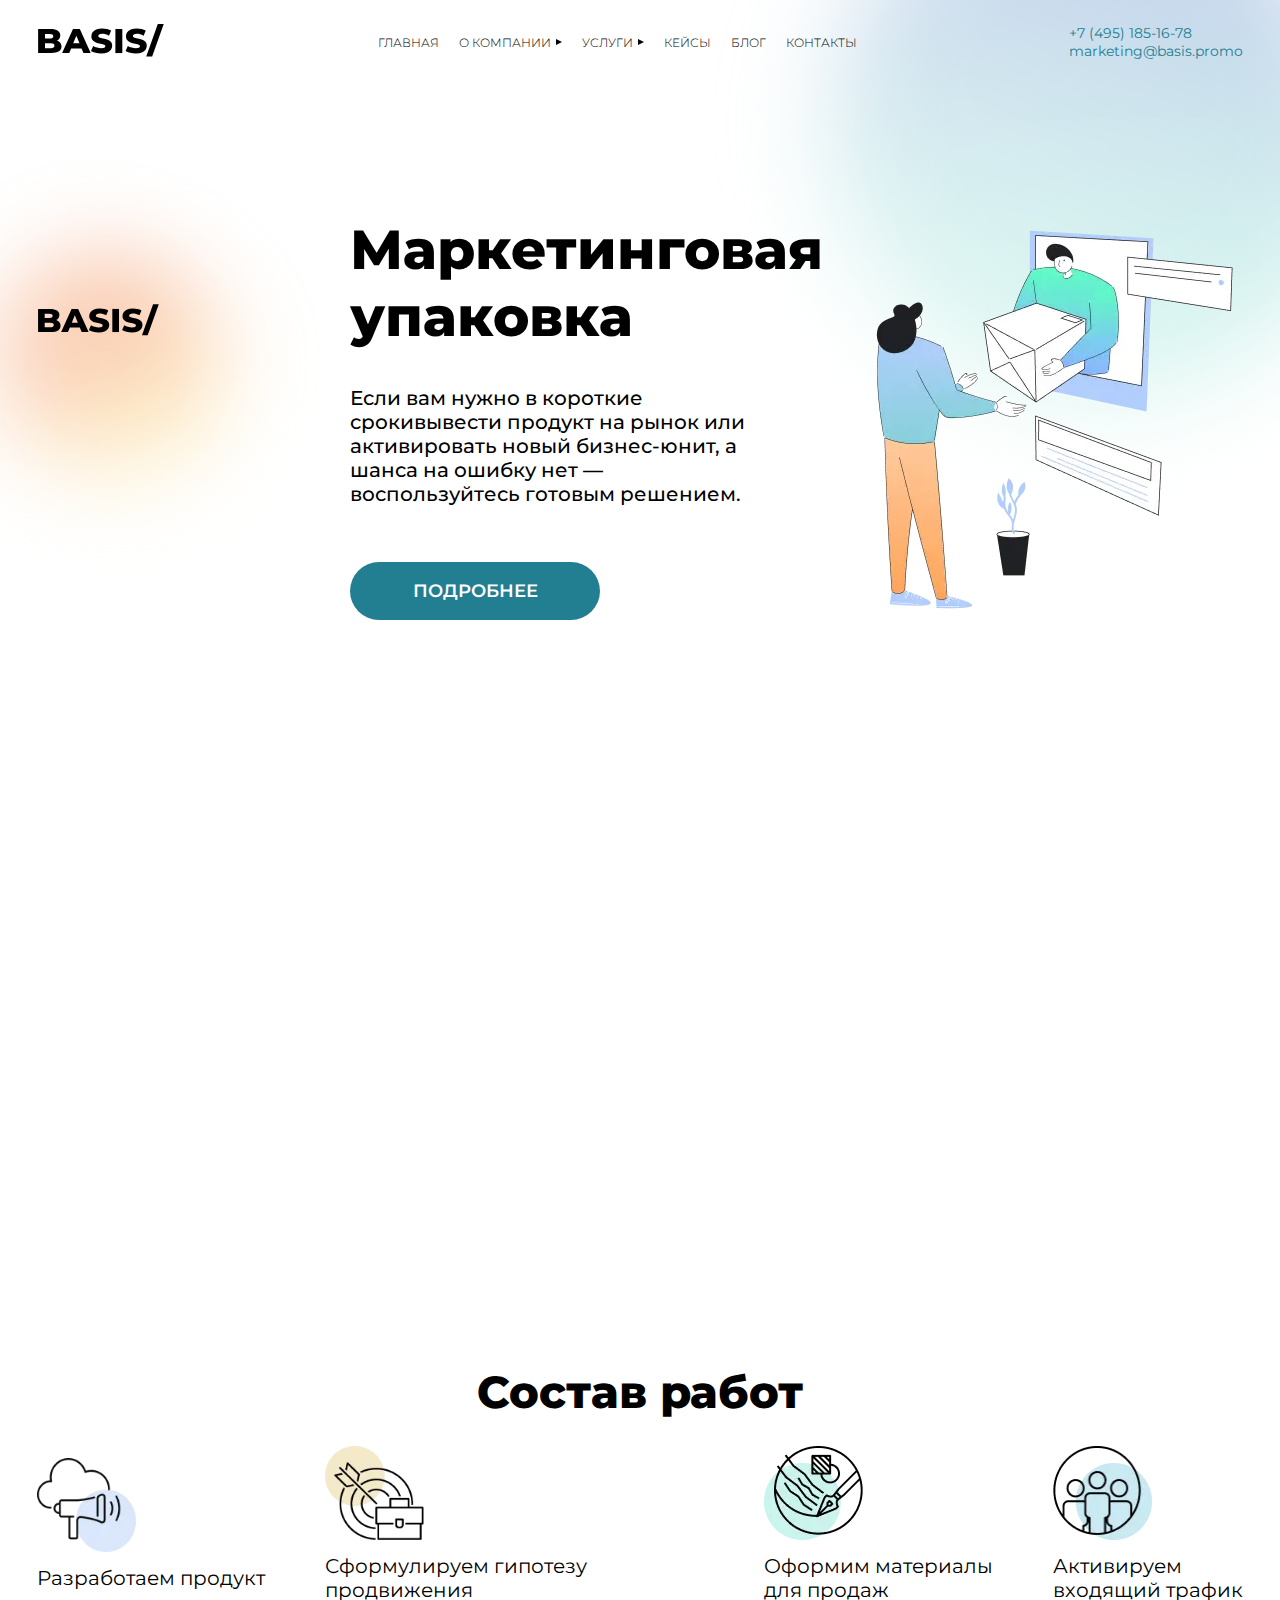
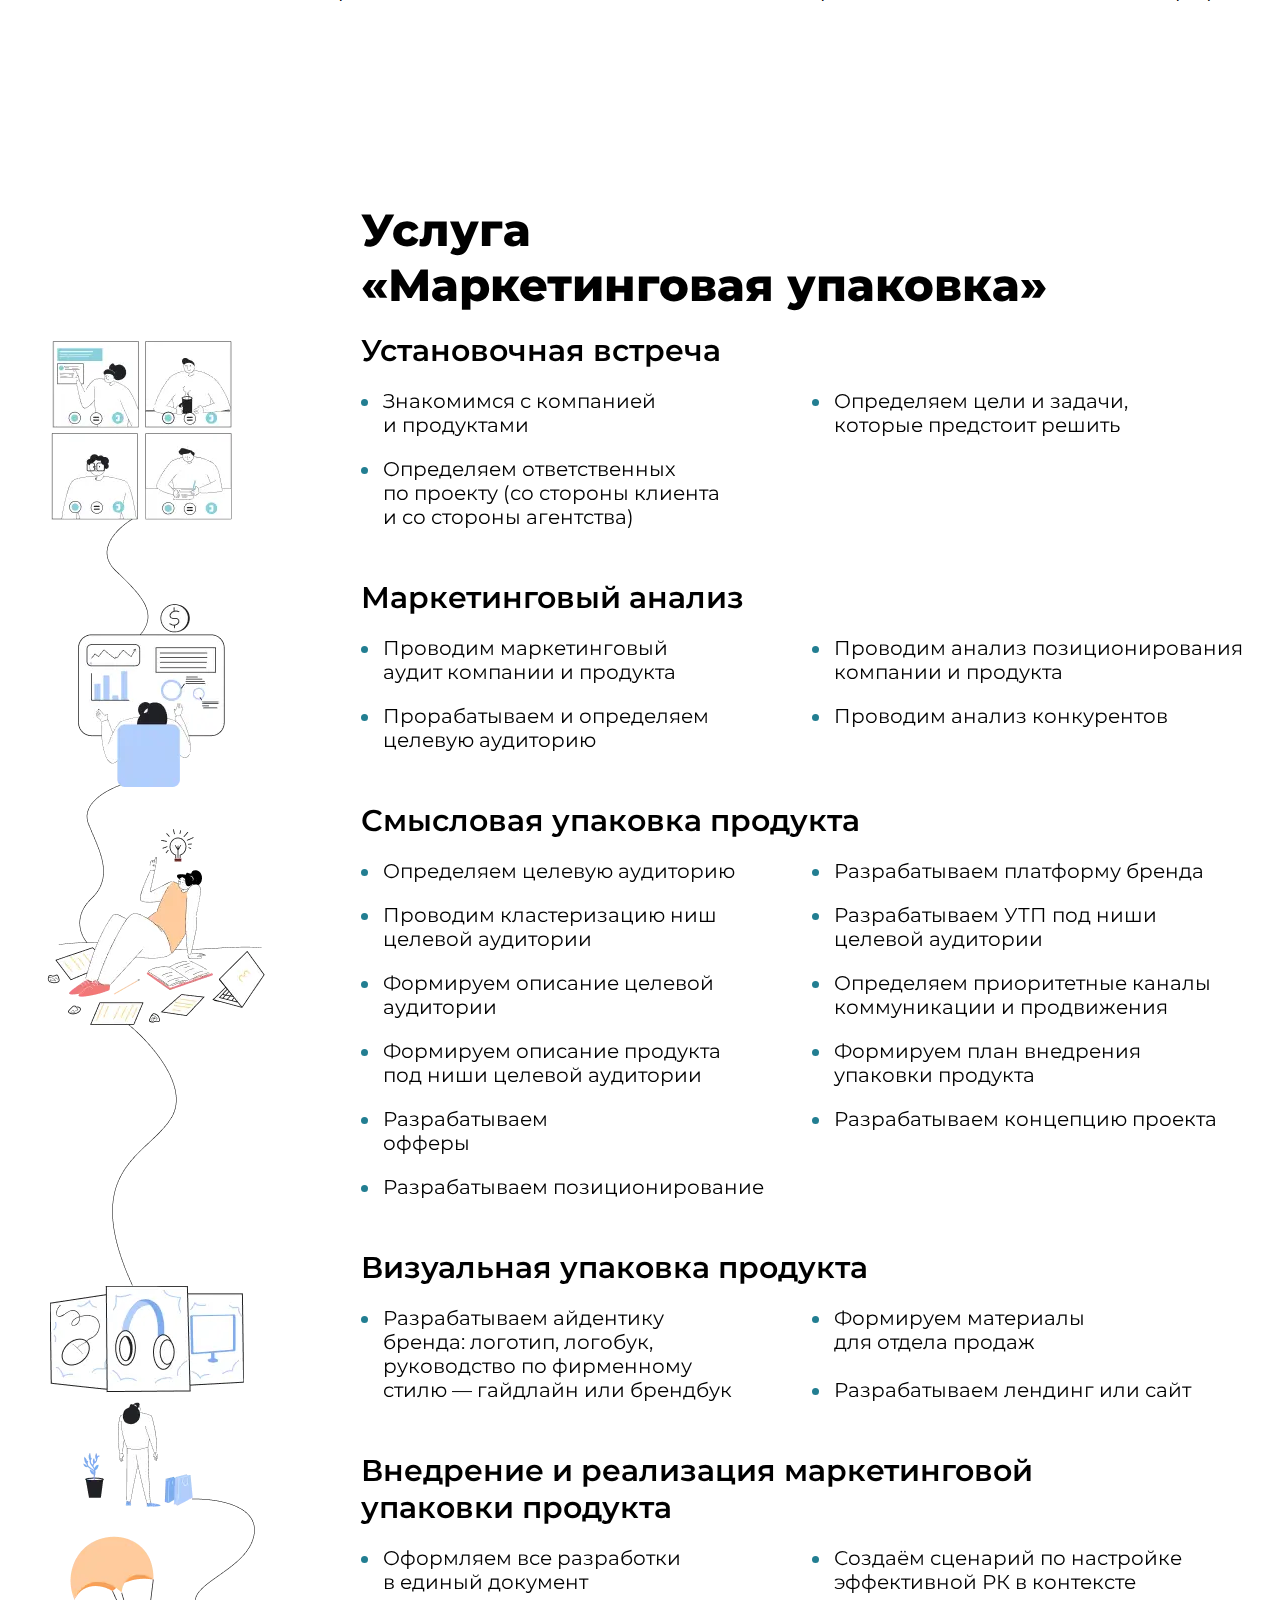
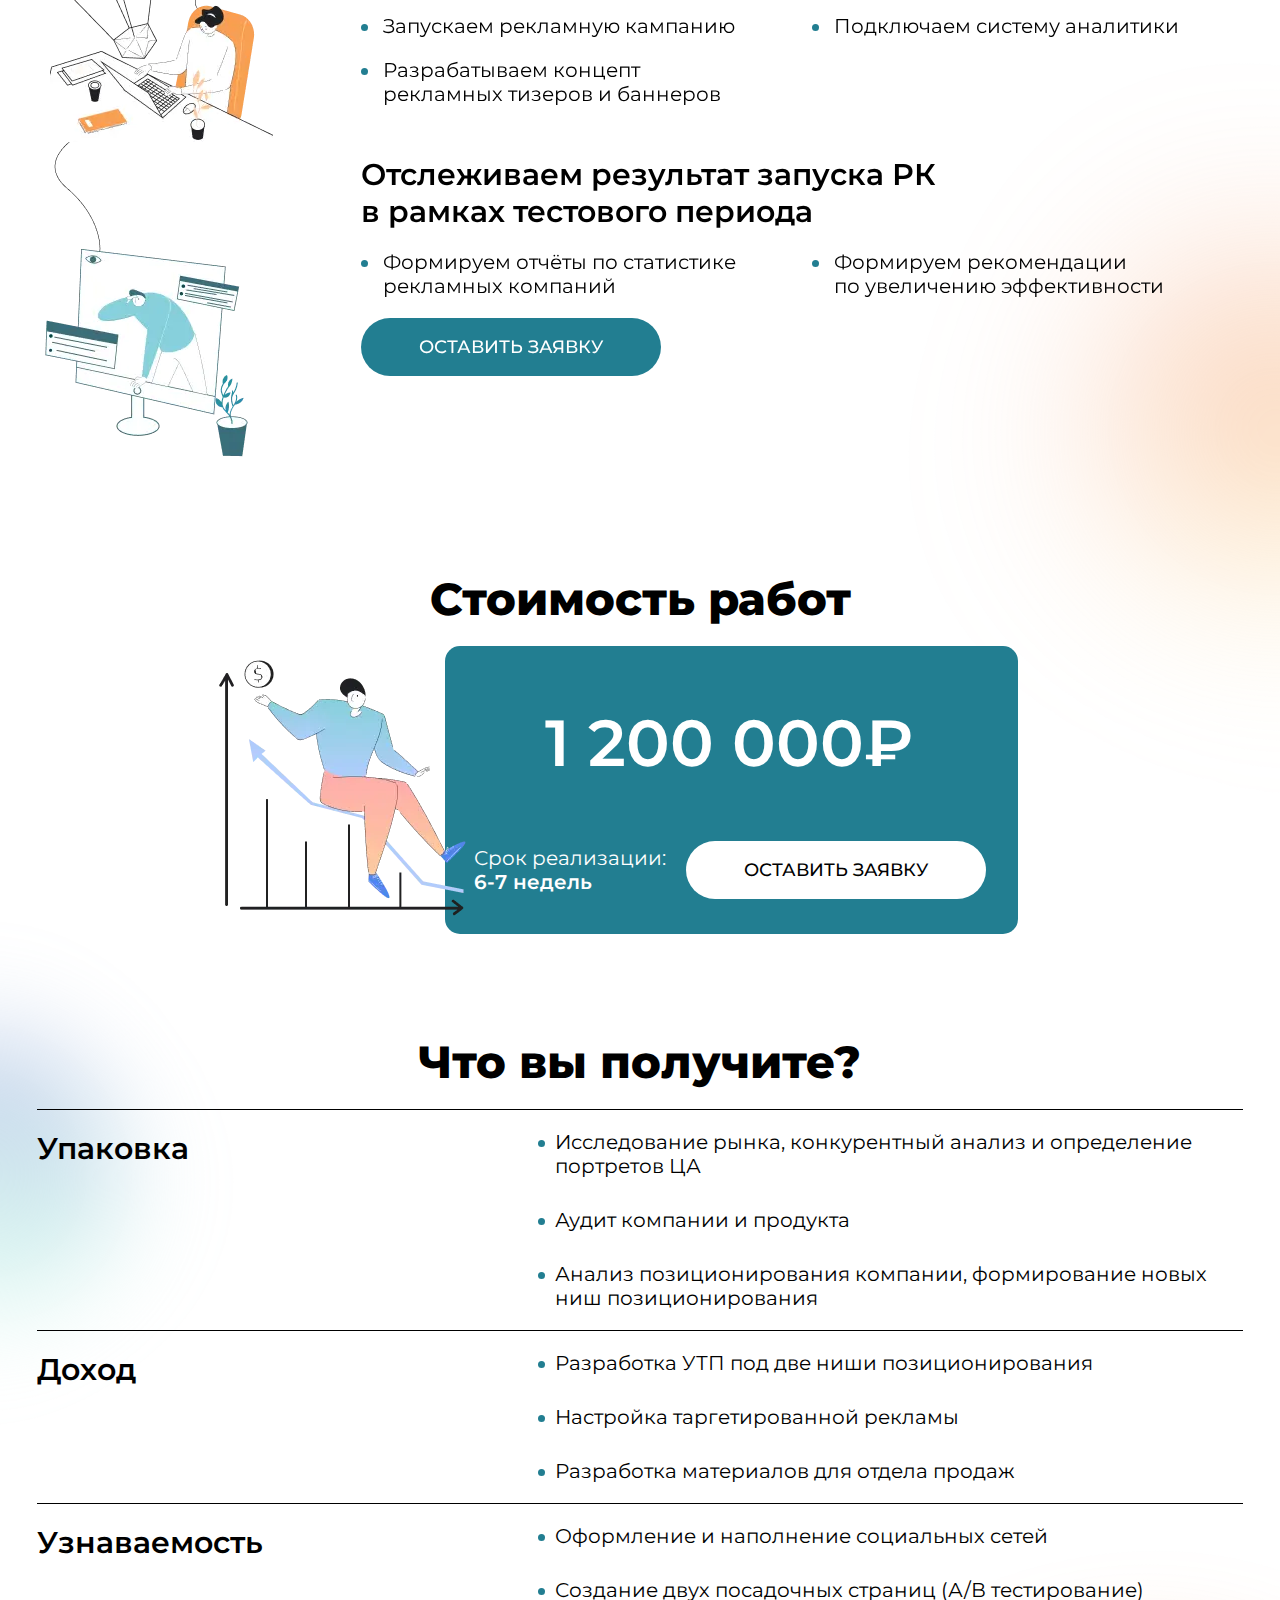
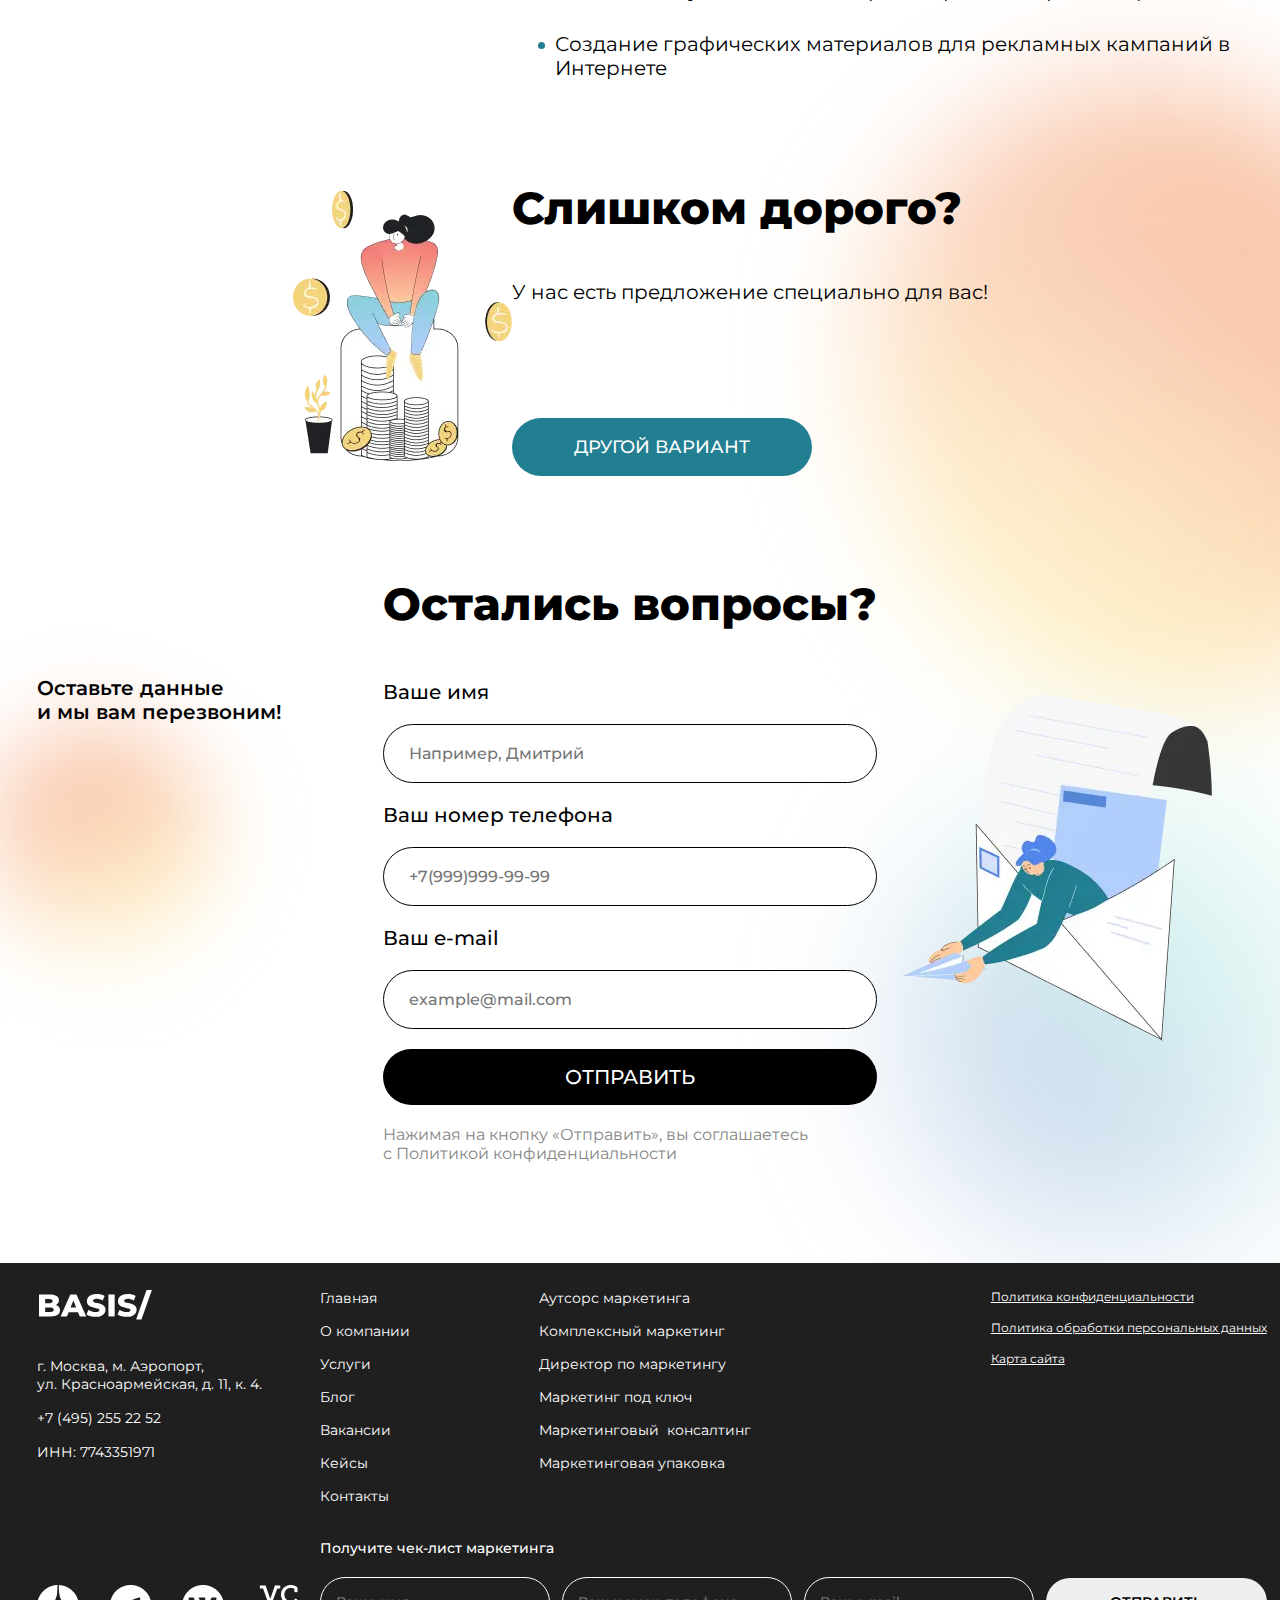
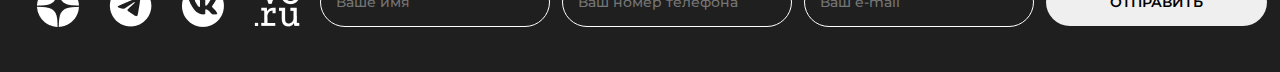
<file: marketing_package.html>
<!DOCTYPE html>
<html lang="en">
<head>
    <meta charset="UTF-8">
    <meta name="viewport" content="width=device-width, initial-scale=1.0">
    <link rel="stylesheet" href="styles/common.css">
    <link rel="stylesheet" href="styles/marketing_package.css">
    <title>Маркетинговая упаковка</title>
</head>
<body data-observe="scope_work">
    <button id="scrollToTopBtn"><img src="assets/upping-arrow.svg" alt="icon"></button>
    <header class="header">
        <div class="content-wrapper">
            <div onclick="window.location.href='index.html'" class="logo">
                <picture>
                    <source srcset="assets/logo-white.svg" media="(max-width: 1000px)" />
                    <img src="assets/logo.svg" alt="logo">
                </picture>
            </div>
            <nav class="header_general__menu">
                <ul class="header_general__menu-top">
                    <li>
                       <a href="index.html">ГЛАВНАЯ</a> 
                    </li>
                    <li>
                       <a href="about.html">О компании <span class="triangle"></span></a> 
                       <ul class="menu-service menu_lvl-2">
                            <li>
                                <a href="about.html">О компании</a>
                            </li>
                            <li>
                                <a href="#">Вакансии</a>
                            </li>
                        </ul>
                    </li>
                    <li>
                        <a href="#">Услуги <span class="triangle"></span></a>
                        <ul class="menu-service menu_lvl-2">
                            <li>
                                <a href="marketing_director.html">Директор по маркетингу</a>
                            </li>
                            <li>
                                <a href="marketing_package.html">Маркетинговая упаковка</a>
                            </li>
                            <li>
                                <a href="complex_marketing.html">Комплексный маркетинг</a>
                            </li>
                            <li>
                                <a href="marketing_key.html">Маркетинг под ключ</a>
                            </li>
                            <li>
                                <a href="outsorce_marketing.html">Аустсорс маркетинга</a>
                            </li>
                            <li>
                                <a href="consalting.html">Консалтинг</a>
                            </li>
                        </ul>
                    </li>
                    <li>
                        <a href="keyses.html">Кейсы</a>
                    </li>
                    <li>
                        <a href="#">Блог</a>
                    </li>
                    <li>
                       <a href="contacts.html">контакты</a>
                    </li>
                </ul>
            </nav>
            <div class="header_contacts">
                <p>+7 (495) 185-16-78</p>
                <p>marketing@basis.promo</p>
            </div>
            <div class="burger">
                <span></span>
                <span></span>
                <span></span>
            </div>
            <div class="burger_navigation">
                <div class="burger_navigation__list">
                    <p onclick="window.location.href='index.html'">ГЛАВНАЯ</p>
                    <div class="burger_navigation__list-toggle">
                        <p class="toggle">О компании <span class="triangle-click"></span></p>
                        <div class="content content_about hidden">
                            <p onclick="window.location.href='about.html'">О компании</p>
                            <p>Вакансии</p>
                        </div>
                    </div>
                    <div class="burger_navigation__list-toggle">
                        <p class="toggle">Услуги <span class="triangle-click"></span></p>
                        <div class="content content_service hidden">
                            <p onclick="window.location.href='marketing_director.html'">Директор по маркетингу</p>
                            <p onclick="window.location.href='marketing_package.html'">Маркетинговая упаковка</p>
                            <p onclick="window.location.href='complex_marketing.html'">Комплексный маркетинг</p>
                            <p onclick="window.location.href='marketing_key.html'">Маркетинг под ключ</p>
                            <p onclick="window.location.href='outsorce_marketing.html'">Аустсорс маркетинга</p>
                            <p onclick="window.location.href='consalting.html'">Консалтинг</p>
                        </div>
                    </div>
                    <p onclick="window.location.href='keyses.html'">кейсы</p>
                    <p>Блог</p>
                    <p onclick="window.location.href='contacts.html'">контакты</p>
                </div>
                <div class="burger_navigation__contacts">
                    <p>+7 (495) 185-16-78</p>
                    <p>marketing@basis.promo</p>
                </div>
            </div>
        </div>
    </header>

    <section class="marketing_package">
        <div class="marketing_package-blur"></div>
        <div class="content-wrapper">
            <div class="marketing_package__container">
                <div class="marketing_package__container-logo">
                    <div class="marketing_package-logo-blur"></div>
                    <img src="assets/logo.svg" alt="logo" class="marketing_package-logo">
                </div>
                <div class="marketing_package__container-info_wrapper">
                    <div class="marketing_package__container-info">
                        <h1 class="marketing_package-info_title">Маркетинговая <br> упаковка</h1>
                        <p class="marketing_package-info_desc">Если вам нужно в короткие <br> срокивывести продукт на рынок или <br> активировать новый бизнес-юнит, а <br> шанса на ошибку нет — <br> воспользуйтесь готовым решением.</p>
                        <button class="main_btn">Подробнее</button>
                    </div>
                    <div class="marketing_package__container-image">
                        <img src="assets/marketing_package-img.webp" alt="image">
                    </div>
                </div>
            </div>
        </div>
    </section>

    <section class="create_product">
        <div class="create-product-blur"></div>
        <div class="content-wrapper">
            <div class="create_product-title">
                <h2>Создадим продукт <br> и реализуем продвижение</h2>
            </div>
            <div class="create_product__container create_product__container-desktop">
                <div class="create_product__container-block create_product__container-block-shadow">
                    <img src="assets/create-product-img-1.webp" alt="image">
                    <p>Отстроим от конкурентов</p>
                </div>
                <div class="create_product__container-block">
                    <img src="assets/create-product-img-2.webp" alt="image">
                    <p>Создадим бренд</p>
                </div>
                <div class="create_product__container-block">
                    <img src="assets/create-product-img-3.webp" alt="image">
                    <p>Поможем увеличить <br> доход вашей компании</p>
                </div>
            </div>
            <div class="create_product__container create_product__container-mobile">
                <div class="create_product__container-mini">
                    <div class="create_product__container-block create_product__container-block-shadow">
                        <img src="assets/create-product-img-1.webp" alt="image">
                        <p>Отстроим от конкурентов</p>
                    </div>
                    <div class="create_product__container-block">
                        <img src="assets/create-product-img-2.webp" alt="image">
                        <p>Создадим бренд</p>
                    </div>
                </div>
                <div class="create_product__container-block create_product__container-block-3">
                    <img src="assets/create-product-img-3.webp" alt="image">
                    <p>Поможем увеличить <br> доход вашей компании</p>
                </div>
            </div>
        </div>
    </section>

    <section class="scope_work">
        <div class="content-wrapper">
            <div class="scope_work-title">
                <h2>Состав работ</h2>
            </div>
            <div class="scope_work__container-icons">
                <div class="scope_work__container-icons_block">
                    <div class="scope_work__block-el">
                        <img src="assets/what-we-do-icon-1.webp" alt="image">
                        <p>Разработаем продукт</p>
                    </div>
                    <div class="scope_work__block-el">
                        <img src="assets/what-we-do-icon-2.webp" alt="image">
                        <p>Сформулируем гипотезу <br> продвижения</p>
                    </div>
                </div>
                <div class="scope_work__container-icons_block">
                    <div class="scope_work__block-el">
                        <img src="assets/what-we-do-icon-3.webp" alt="image">
                        <p>Оформим материалы <br> для продаж</p>
                    </div>
                    <div class="scope_work__block-el">
                        <img src="assets/what-we-do-icon-4.webp" alt="image">
                        <p>Активируем <br> входящий трафик</p>
                    </div>
                </div>
            </div>
        </div>
    </section>

    <section class="service_m-package">
        <div class="content-wrapper">
            <div class="service_m-package-title service_m-package-title-mobile">
                <h2>Услуга <br> «Маркетинговая упаковка»</h2>
            </div>
            <div class="service_m-package__wrapper">
                <picture class="service_m-package-image">
                    <source srcset="assets/service-m-package-left-img-2.webp" media="(max-width: 1120px)" />
                    <source srcset="assets/service-m-package-left-img-1.webp" media="(max-width: 1190px)" />
                    <img src="assets/service-m-package-left-img.webp" alt="image">
                </picture>
                <div class="service_m-package_container">
                    <div class="service_m-package_container__info">
                        <div class="service_m-package-title service_m-package-title-desktop">
                            <h2>Услуга <br> «Маркетинговая упаковка»</h2>
                        </div>
                        <div class="service_m-package_container__info-text">
                            <div class="service_m-package-img-mobile">
                                <img src="assets/service-m-package-img-1.webp" alt="image">
                            </div>
                            <p class="title">Установочная встреча</p>
                            <div class="points">
                                <div class="points-row">
                                    <span class="point"></span>
                                    <p>Знакомимся с компанией <br> и продуктами</p>
                                </div>
                                <div class="points-row">
                                    <span class="point"></span>
                                    <p>Определяем цели и задачи, <br> которые предстоит решить</p>
                                </div>
                                <div class="points-row">
                                    <span class="point"></span>
                                    <p>Определяем ответственных <br> по проекту (со стороны клиента <br> и со стороны агентства)</p>
                                </div>
                            </div>
                        </div>
                    </div>
                    <div class="service_m-package_container__info">
                        <div class="service_m-package_container__info-text">
                            <div class="service_m-package-img-mobile">
                                <img src="assets/service-m-package-img-2.webp" alt="image">
                            </div>
                            <p class="title">Маркетинговый анализ</p>
                            <div class="points">
                                <div class="points-row">
                                    <span class="point"></span>
                                    <p>Проводим маркетинговый <br> аудит компании и продукта</p>
                                </div>
                                <div class="points-row">
                                    <span class="point"></span>
                                    <p>Проводим анализ позиционирования <br> компании и продукта</p>
                                </div>
                                <div class="points-row">
                                    <span class="point"></span>
                                    <p>Прорабатываем и определяем <br> целевую аудиторию</p>
                                </div>
                                <div class="points-row">
                                    <span class="point"></span>
                                    <p>Проводим анализ конкурентов</p>
                                </div>
                            </div>
                        </div>
                    </div>
                    <div class="service_m-package_container__info">
                        <div class="service_m-package_container__info-text">
                            <div class="service_m-package-img-mobile">
                                <img src="assets/service-m-package-img-3.webp" alt="image">
                            </div>
                            <p class="title">Смысловая упаковка продукта</p>
                            <div class="points">
                                <div class="points-row">
                                    <span class="point"></span>
                                    <p>Определяем целевую аудиторию</p>
                                </div>
                                <div class="points-row">
                                    <span class="point"></span>
                                    <p>Разрабатываем платформу бренда</p>
                                </div>
                                <div class="points-row">
                                    <span class="point"></span>
                                    <p>Проводим кластеризацию ниш <br> целевой аудитории</p>
                                </div>
                                <div class="points-row">
                                    <span class="point"></span>
                                    <p>Разрабатываем УТП под ниши <br> целевой аудитории</p>
                                </div>
                                <div class="points-row">
                                    <span class="point"></span>
                                    <p>Формируем описание целевой <br> аудитории</p>
                                </div>
                                <div class="points-row">
                                    <span class="point"></span>
                                    <p>Определяем приоритетные каналы <br> коммуникации и продвижения</p>
                                </div>
                                <div class="points-row">
                                    <span class="point"></span>
                                    <p>Формируем описание продукта <br> под ниши целевой аудитории</p>
                                </div>
                                <div class="points-row">
                                    <span class="point"></span>
                                    <p>Формируем план внедрения <br> упаковки продукта</p>
                                </div>
                                <div class="points-row">
                                    <span class="point"></span>
                                    <p>Разрабатываем <br> офферы</p>
                                </div>
                                <div class="points-row">
                                    <span class="point"></span>
                                    <p>Разрабатываем концепцию проекта</p>
                                </div>
                                <div class="points-row">
                                    <span class="point"></span>
                                    <p>Разрабатываем позиционирование</p>
                                </div>
                            </div>
                        </div>
                    </div>
                    <div class="service_m-package_container__info">
                        <div class="service_m-package_container__info-text">
                            <div class="service_m-package-img-mobile">
                                <img src="assets/service-m-package-img-4.webp" alt="image">
                            </div>
                            <p class="title">Визуальная упаковка продукта</p>
                            <div class="points">
                                <div class="points-row">
                                    <span class="point"></span>
                                    <p>Разрабатываем айдентику <br> бренда: логотип, логобук, <br> руководство по фирменному <br> стилю — гайдлайн или брендбук</p>
                                </div>
                                <div class="points-row-wrapper">
                                    <div class="points-row">
                                        <span class="point"></span>
                                        <p>Формируем материалы <br> для отдела продаж</p>
                                    </div>
                                    <div class="points-row">
                                        <span class="point"></span>
                                        <p>Разрабатываем лендинг или сайт</p>
                                    </div>
                                </div>
                            </div>
                        </div>
                    </div>
                    <div class="service_m-package_container__info">
                        <div class="service_m-package_container__info-text">
                            <div class="service_m-package-img-mobile">
                                <img src="assets/service-m-package-img-5.webp" alt="image">
                            </div>
                            <p class="title">Внедрение и реализация маркетинговой <br> упаковки продукта</p>
                            <div class="points">
                                <div class="points-row">
                                    <span class="point"></span>
                                    <p>Оформляем все разработки <br> в единый документ</p>
                                </div>
                                <div class="points-row">
                                    <span class="point"></span>
                                    <p>Создаём сценарий по настройке <br> эффективной РК в контексте</p>
                                </div>
                                <div class="points-row">
                                    <span class="point"></span>
                                    <p>Запускаем рекламную кампанию</p>
                                </div>
                                <div class="points-row">
                                    <span class="point"></span>
                                    <p>Подключаем систему аналитики</p>
                                </div>
                                <div class="points-row">
                                    <span class="point"></span>
                                    <p>Разрабатываем концепт <br> рекламных тизеров и баннеров</p>
                                </div>
                            </div>
                        </div>
                    </div>
                    <div class="service_m-package_container__info">
                        <div class="service_m-package_container__info-text">
                            <div class="service_m-package-img-mobile">
                                <img src="assets/service-m-package-img-6.webp" alt="image">
                            </div>
                            <p class="title">Отслеживаем результат запуска РК <br> в рамках тестового периода</p>
                            <div class="points">
                                <div class="points-row">
                                    <span class="point"></span>
                                    <p>Формируем отчёты по статистике <br> рекламных компаний</p>
                                </div>
                                <div class="points-row">
                                    <span class="point"></span>
                                    <p>Формируем рекомендации <br> по увеличению эффективности</p>
                                </div>
                            </div>
                            <button class="main_btn">оставить заявку</button>
                        </div>
                    </div>
                </div>
            </div>
        </div>
    </section>

    <section class="price_work">
        <div class="price_worl-blur"></div>
        <div class="content-wrapper">
            <div class="price_work-title">
                <h2>Стоимость работ</h2>
            </div>
            <div class="price_work__container price_work__container-desktop">
                <div class="price_work__container_card">
                    <img src="assets/price_work-img.webp" alt="image" class="price-work-img">
                    <div class="price_work__container_card-info">
                        <div class="price_work_card-num">
                            <p>1 200 000₽</p>
                        </div>
                        <div class="price_work_card-info">
                            <p>Срок реализации: <br> <span class="bold">6-7 недель</span></p>
                            <button class="main_btn">оставить заявку</button>
                        </div>
                    </div>
                </div>
            </div>

            <div class="price_work__container price_work__container-mobile">
                <div class="price_work__container_card">
                    <div class="price_work_card-info">
                        <div class="price_work_card-num">
                            <p>1 200 000₽</p>
                        </div>
                        <p class="price_word_card-deadline">Срок реализации: <br> <span class="bold">6-7 недель</span></p>
                        <img src="assets/price_work-img.webp" alt="image" class="price-work-img">
                        <button class="main_btn">оставить заявку</button>
                    </div>
                </div>
            </div>

        </div>
    </section>

    <section class="what_get">
        <div class="what_get-blur"></div>
        <div class="content-wrapper">
            <div class="what_get-title">
                <h2>Что вы получите?</h2>
            </div>
            <div class="what_get__container">
                <div class="line line-1"></div>
                <div class="what_get__container__block">
                    <p class="what_get__block-title">Упаковка</p>
                    <div class="points">
                        <div class="points-row">
                            <span class="point"></span>
                            <p>Исследование рынка, конкурентный анализ и определение портретов ЦА</p>
                        </div>
                        <div class="points-row">
                            <span class="point"></span>
                            <p>Аудит компании и продукта</p>
                        </div>
                        <div class="points-row">
                            <span class="point"></span>
                            <p>Анализ позиционирования компании, формирование новых ниш позиционирования</p>
                        </div>
                    </div>
                </div>
                <div class="line line-2"></div>
                <div class="what_get__container__block">
                    <p class="what_get__block-title">Доход</p>
                    <div class="points">
                        <div class="points-row">
                            <span class="point"></span>
                            <p>Разработка УТП под две ниши позиционирования</p>
                        </div>
                        <div class="points-row">
                            <span class="point"></span>
                            <p>Настройка таргетированной рекламы</p>
                        </div>
                        <div class="points-row">
                            <span class="point"></span>
                            <p>Разработка материалов для отдела продаж</p>
                        </div>
                    </div>
                </div>
                <div class="line line-3"></div>
                <div class="what_get__container__block">
                    <p class="what_get__block-title">Узнаваемость</p>
                    <div class="points">
                        <div class="points-row">
                            <span class="point"></span>
                            <p>Оформление и наполнение социальных сетей</p>
                        </div>
                        <div class="points-row">
                            <span class="point"></span>
                            <p>Создание двух посадочных страниц (А/В тестирование)</p>
                        </div>
                        <div class="points-row">
                            <span class="point"></span>
                            <p>Создание графических материалов для рекламных кампаний в Интернете</p>
                        </div>
                    </div>
                </div>
            </div>
        </div>
    </section>

    <div class="overprice">
        <div class="overprice-blur"></div>
        <div class="content-wrapper">
            <div class="overprice__container">
                <div class="overprice__container-image">
                    <img src="assets/overprice-img.webp" alt="image">
                </div>
                <div class="overprice__contaner-info">
                    <h2 class="title">Слишком дорого?</h2>
                    <p class="desc">У нас есть предложение <br class="overprice-desc-br"> специально для вас!</p>
                    <button class="main_btn">Другой вариант</button>
                </div>
            </div>
        </div>
    </div>

    <section class="main_form">
        <div class="main_from-right-blur"></div>
        <div class="content-wrapper">
            <div class="main_form__container">
                <div class="main_form__container-text main_form__container-text-desktop">
                    <p>Оставьте данные <br> и мы вам перезвоним!</p>
                    <div class="main_from-left-blur"></div>
                </div>
                <div class="main_form__container-image-mobile">
                    <img src="assets/form-img-2.webp" alt="image">
                    <div class="main_from-left-blur"></div>
                </div>
                <div class="main_form__img-form-wrapper">
                    <div class="main_form__container-form">
                        <div class="main_form-title">
                            <p>Остались вопросы?</p>
                        </div>
                        <div class="main_form__container-text main_form__container-text-mobile">
                            <p>Оставьте данные <br> и мы вам перезвоним!</p>
                        </div>
                        <p class="input_name">Ваше имя</p>
                        <input type="text" class="main_form-input" placeholder="Например, Дмитрий">
                        <p class="input_name">Ваш номер телефона</p>
                        <input type="tel" class="main_form-input" placeholder="+7(999)999-99-99">
                        <p class="input_name">Ваш e-mail</p>
                        <input type="email" class="main_form-input" placeholder="example@mail.com">
                        <button class="main_form-button">Отправить</button>
                        <p class="politika-text">Нажимая на кнопку «Отправить», вы соглашаетесь <br> с Политикой конфиденциальности</p>
                    </div>
                    <div class="main_form__container-image">
                        <img src="assets/form-img.webp" alt="image">
                    </div>
                </div>
            </div>
        </div>
    </section>

    <footer class="footer footer-1">
        <div class="content-wrapper">
            <div class="footer_content footer_content-left">
                <div onclick="window.location.href='index.html'" class="logo">
                    <img src="assets/logo-white.svg" alt="logo">
                </div>
                <div class="footer_content__contacts">
                    <p>г. Москва, м. Аэропорт, <br> ул. Красноармейская, д. 11, к. 4.</p>
                    <p>+7 (495) 255 22 52</p>
                    <p class="footer_inn">ИНН: 7743351971</p>
                </div>
                <div class="footer_content__msgs">
                    <img src="assets/x-icon.webp" alt="icon">
                    <img src="assets/tg-icon.webp" alt="icon">
                    <img src="assets/vk-icon.webp" alt="icon">
                    <img src="assets/vcru-icon.webp" alt="icon">
                </div>
                <div class="footer_content__menu-col footer_content__menu-col-docs footer_content__menu-col-docs-ipad">
                    <p>Политика конфиденциальности</p>
                    <p>Политика обработки персональных данных</p>
                    <p>Карта сайта</p>
                </div>
            </div>
            <div class="footer_content footer_content-right">
                <div class="footer_content__menu">
                    <div class="footer_content__menu-col">
                        <div class="footer_content__menu-col-list">
                            <p onclick="window.location.href='index.html'">Главная</p>
                            <p onclick="window.location.href='about.html'">О компании</p>
                            <p>Услуги</p>
                            <p>Блог</p>
                            <p>Вакансии</p>
                            <p>Кейсы</p>
                            <p onclick="window.location.href='contacts.html'">Контакты</p>
                        </div>
                        <div class="footer_content__menu-col-list">
                            <p onclick="window.location.href='outsorce_marketing.html'">Аутсорс маркетинга</p>
                            <p onclick="window.location.href='complex_marketing.html'">Комплексный маркетинг</p>
                            <p onclick="window.location.href='marketing_director.html'">Директор по маркетингу</p>
                            <p onclick="window.location.href='marketing_key.html'">Маркетинг под ключ</p>
                            <p onclick="window.location.href='consalting.html'">Маркетинговый  консалтинг</p>
                            <p onclick="window.location.href='marketing_package.html'">Маркетинговая упаковка</p>
                        </div>
                    </div>
                    <div class="footer_content__menu-col footer_content__menu-col-docs footer_content__menu-col-docs-desktop">
                        <p>Политика конфиденциальности</p>
                        <p>Политика обработки персональных данных</p>
                        <p>Карта сайта</p>
                    </div>
                </div>
                <div class="footer_content__form">
                    <p class="footer_content__form-title">Получите чек-лист маркетинга</p>
                    <form class="footer_content__form-wrapper">
                        <input type="text" placeholder="Ваше имя" class="form_input">
                        <input type="tel" placeholder="Ваш номер телефона" class="form_input">
                        <input type="email" placeholder="Ваш e-mail" class="form_input">
                        <button class="form_button">Отправить</button>
                    </form>
                </div>
            </div>
        </div>
    </footer>

    <footer class="footer footer-2">
        <div class="content-wrapper">
            <div class="footer_content footer_content-left">
                <div onclick="window.location.href='index.html'" class="logo">
                    <img src="assets/logo-white.svg" alt="logo">
                </div>
                <div class="footer_content__contacts">
                    <p>г. Москва, м. Аэропорт, <br> ул. Красноармейская, д. 11, к. 4.</p>
                    <p>+7 (495) 255 22 52</p>
                    <p class="footer_inn">ИНН: 7743351971</p>
                </div>
                <div class="footer_content__form">
                    <p class="footer_content__form-title">Получите чек-лист маркетинга</p>
                    <form class="footer_content__form-wrapper">
                        <input type="text" placeholder="Ваше имя" class="form_input">
                        <input type="tel" placeholder="Ваш номер телефона" class="form_input">
                        <input type="email" placeholder="Ваш e-mail" class="form_input">
                        <button class="form_button">Отправить</button>
                    </form>
                </div>
            </div>
            <div class="footer_content footer_content-right">
                <div class="footer_content__menu">
                    <div class="footer_content__menu-col">
                        <div class="footer_content__menu-col-list">
                            <p onclick="window.location.href='index.html'">Главная</p>
                            <p onclick="window.location.href='about.html'">О компании</p>
                            <p>Услуги</p>
                            <p>Блог</p>
                            <p>Вакансии</p>
                            <p onclick="window.location.href='keyses.html'">Кейсы</p>
                            <p onclick="window.location.href='contacts.html'">Контакты</p>
                        </div>
                        <div class="footer_content__menu-col-list">
                            <p onclick="window.location.href='outsorce_marketing.html'">Аутсорс маркетинга</p>
                            <p onclick="window.location.href='complex_marketing.html'">Комплексный маркетинг</p>
                            <p onclick="window.location.href='marketing_director.html'">Директор по маркетингу</p>
                            <p onclick="window.location.href='marketing_key.html'">Маркетинг под ключ</p>
                            <p onclick="window.location.href='consalting.html'">Маркетинговый  консалтинг</p>
                            <p onclick="window.location.href='marketing_package.html'">Маркетинговая упаковка</p>
                        </div>
                    </div>
                    <div class="footer_content__msgs">
                        <img src="assets/x-icon.webp" alt="icon">
                        <img src="assets/tg-icon.webp" alt="icon">
                        <img src="assets/vk-icon.webp" alt="icon">
                        <img src="assets/vcru-icon.webp" alt="icon">
                    </div>
                    <div class="footer_content__menu-col footer_content__menu-col-docs footer_content__menu-col-docs-ipad">
                        <p>Политика конфиденциальности</p>
                        <p>Политика обработки персональных данных</p>
                        <p>Карта сайта</p>
                    </div>
                </div>
            </div>
        </div>
    </footer>
    
    <script type="module" src="scripts/utils.js"></script>
    <script type="module" src="scripts/visibleEl.js"></script>
    <script type="module" src="scripts/marketing_package.js"></script>
</body>
</html>
</file>
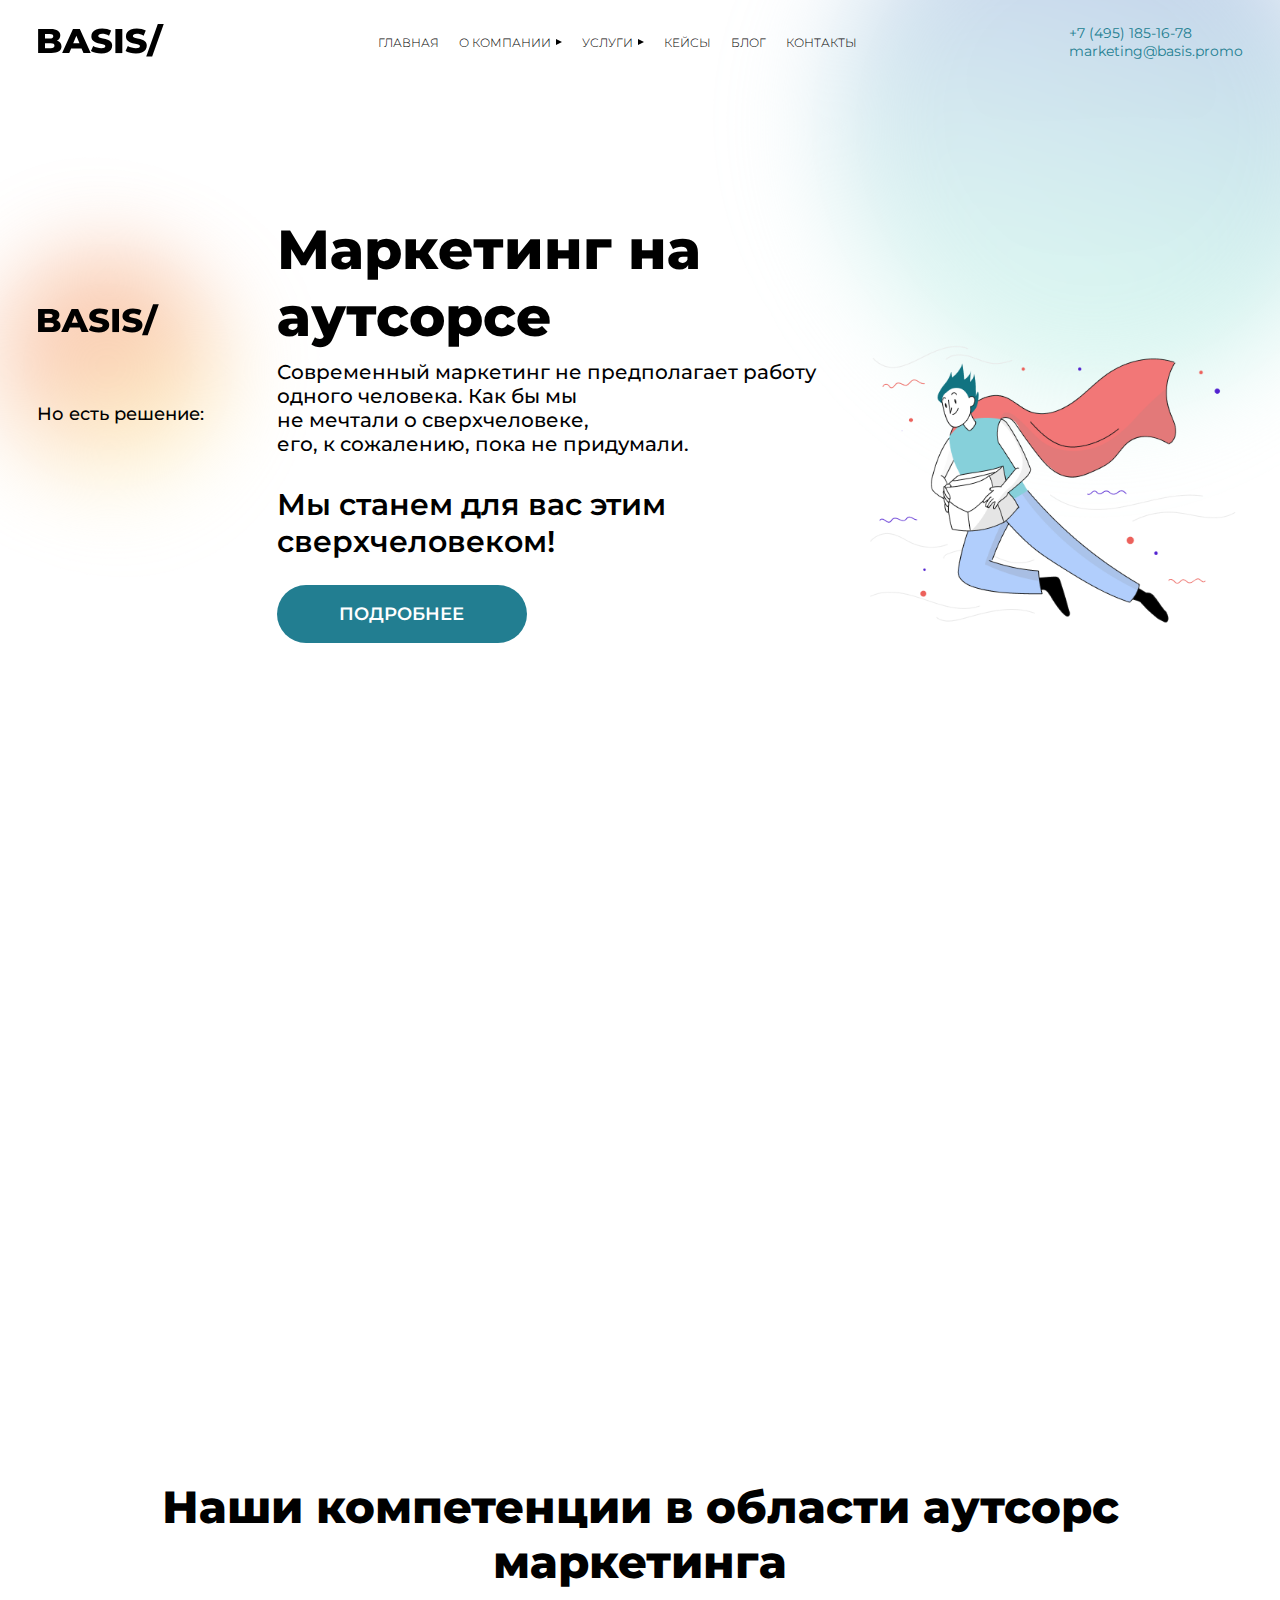
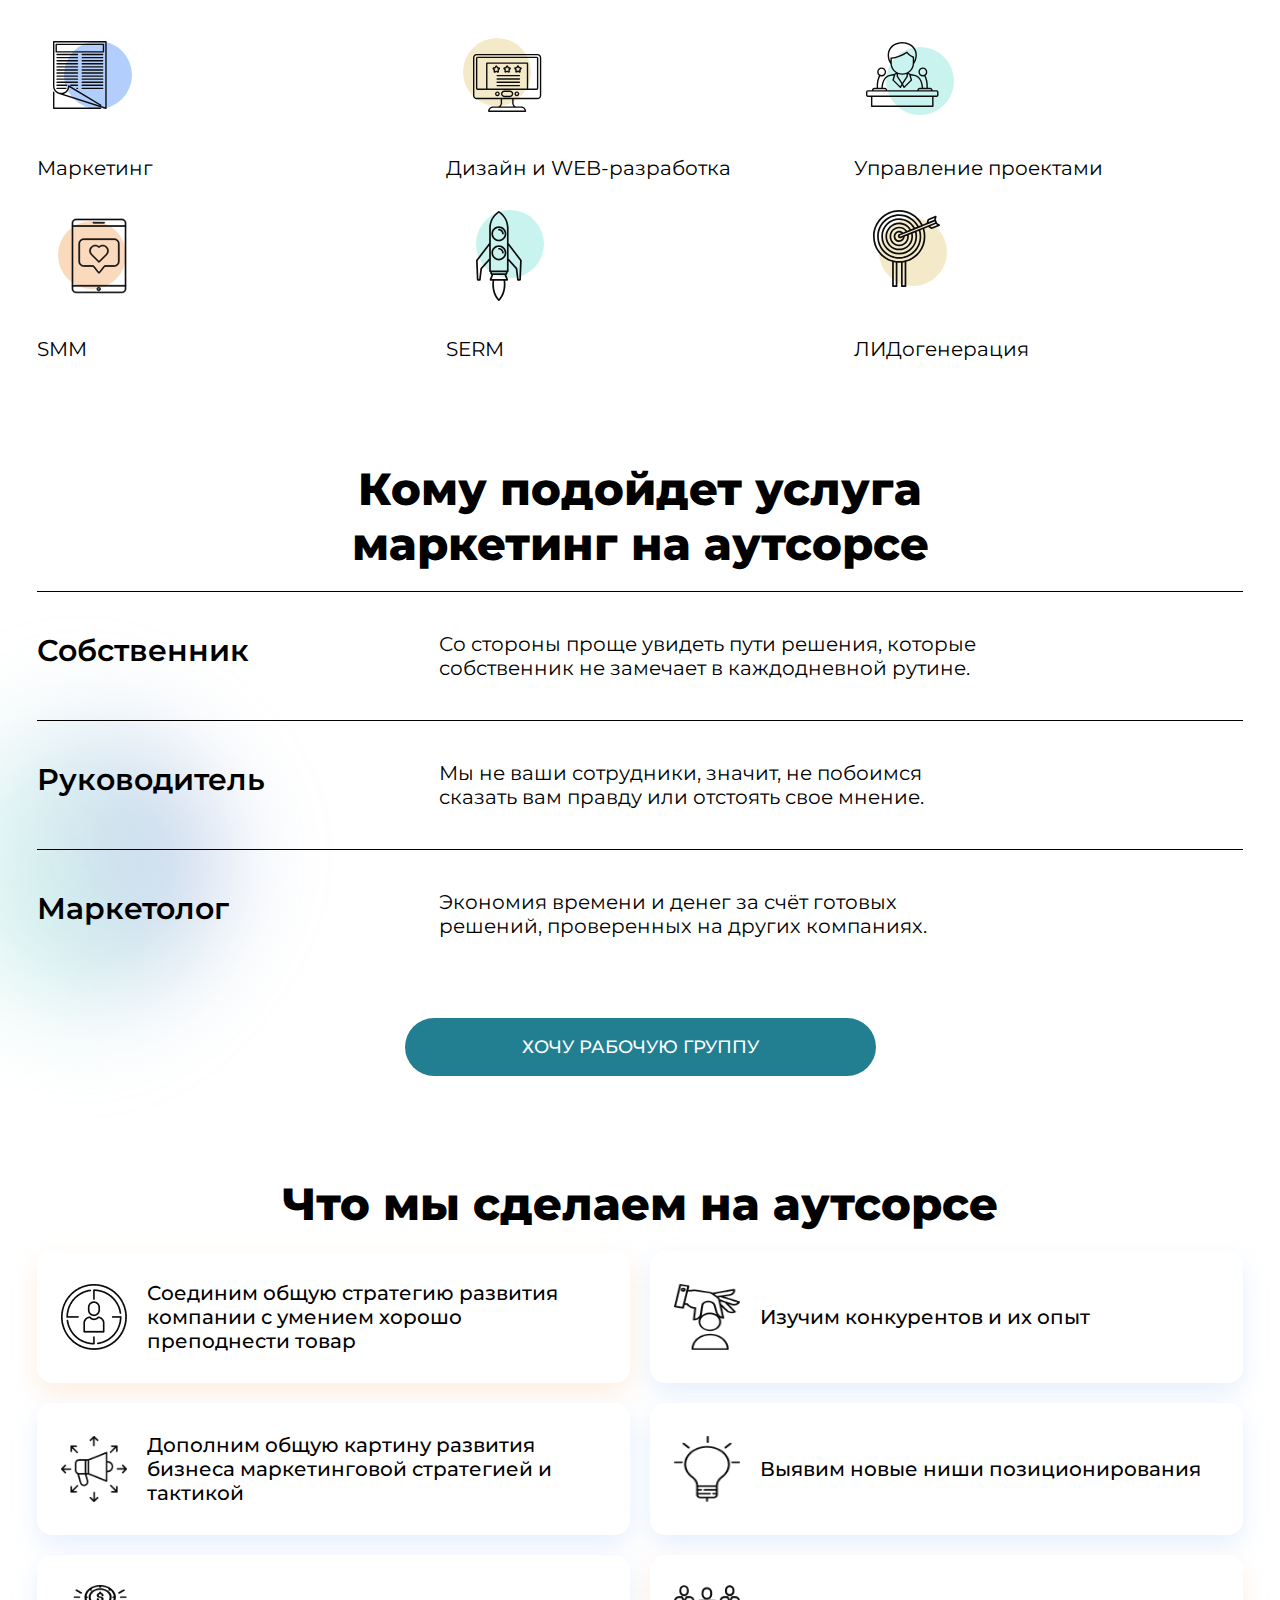
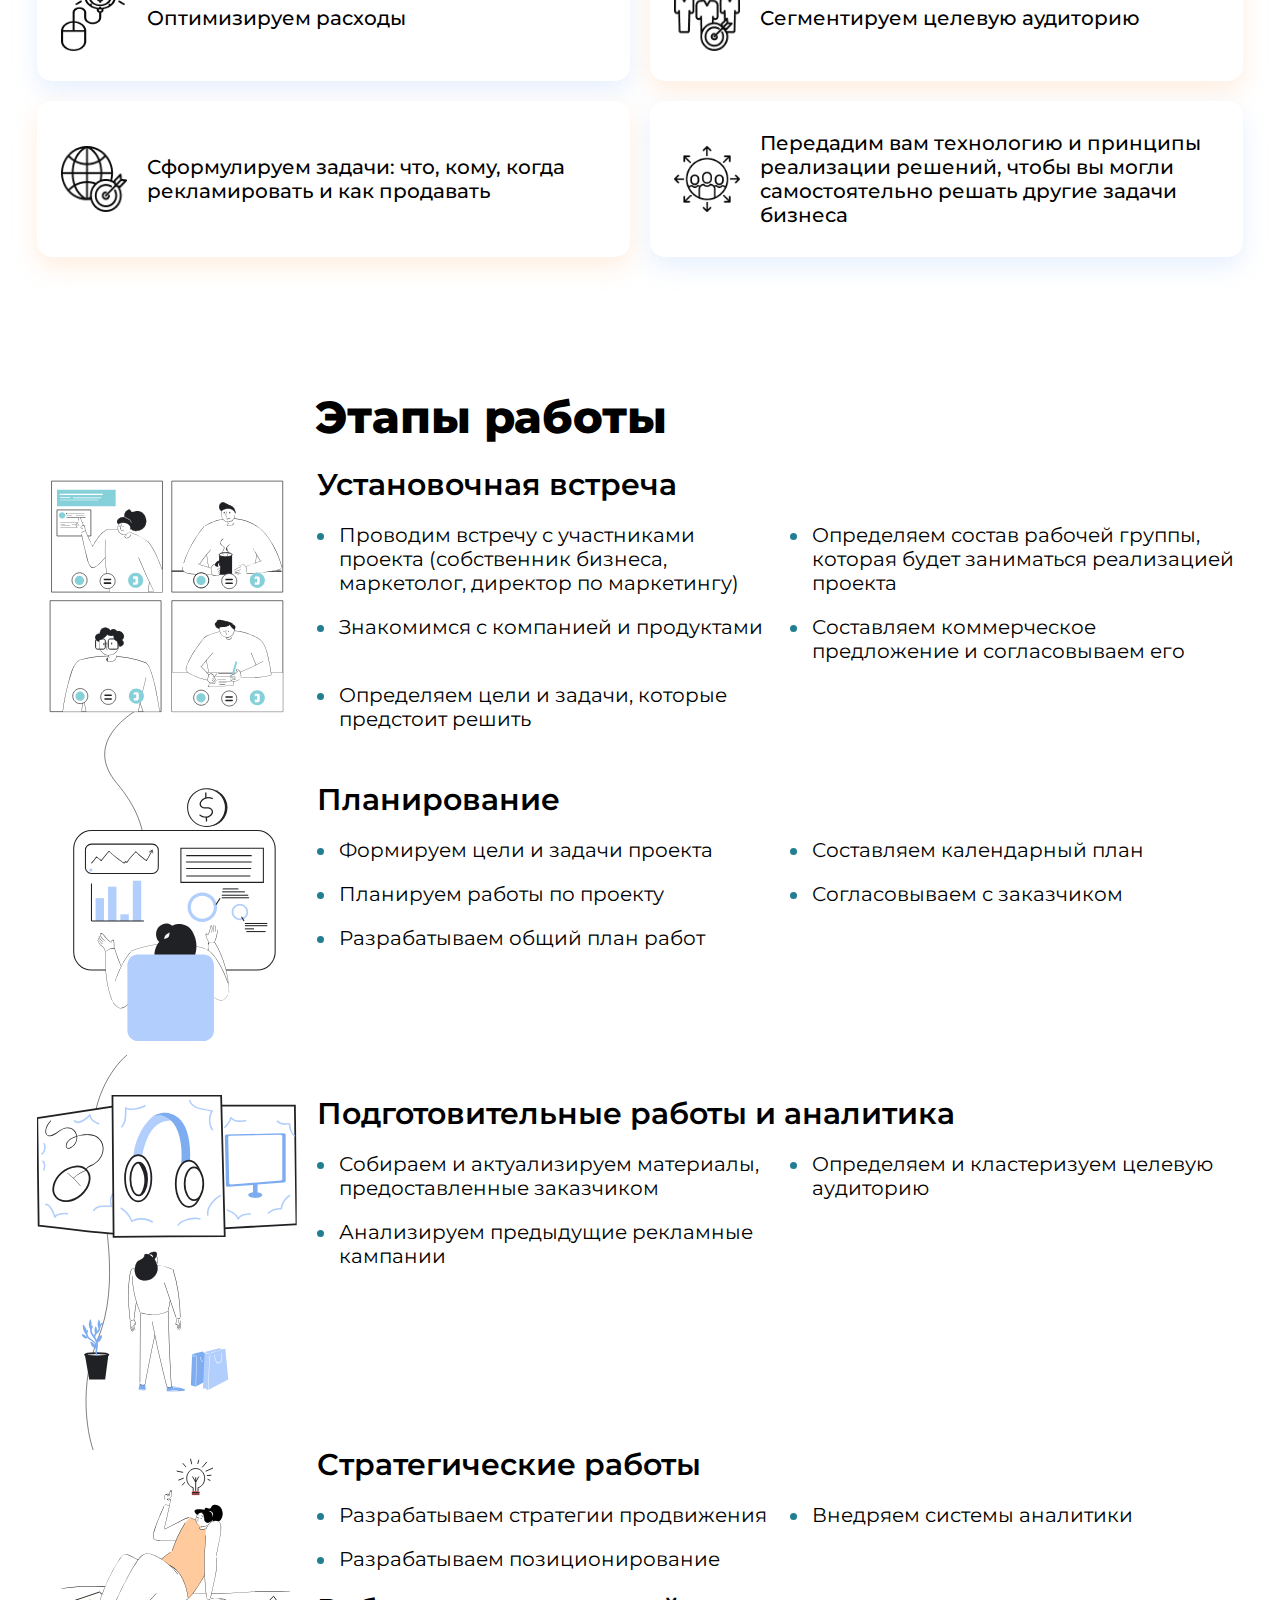
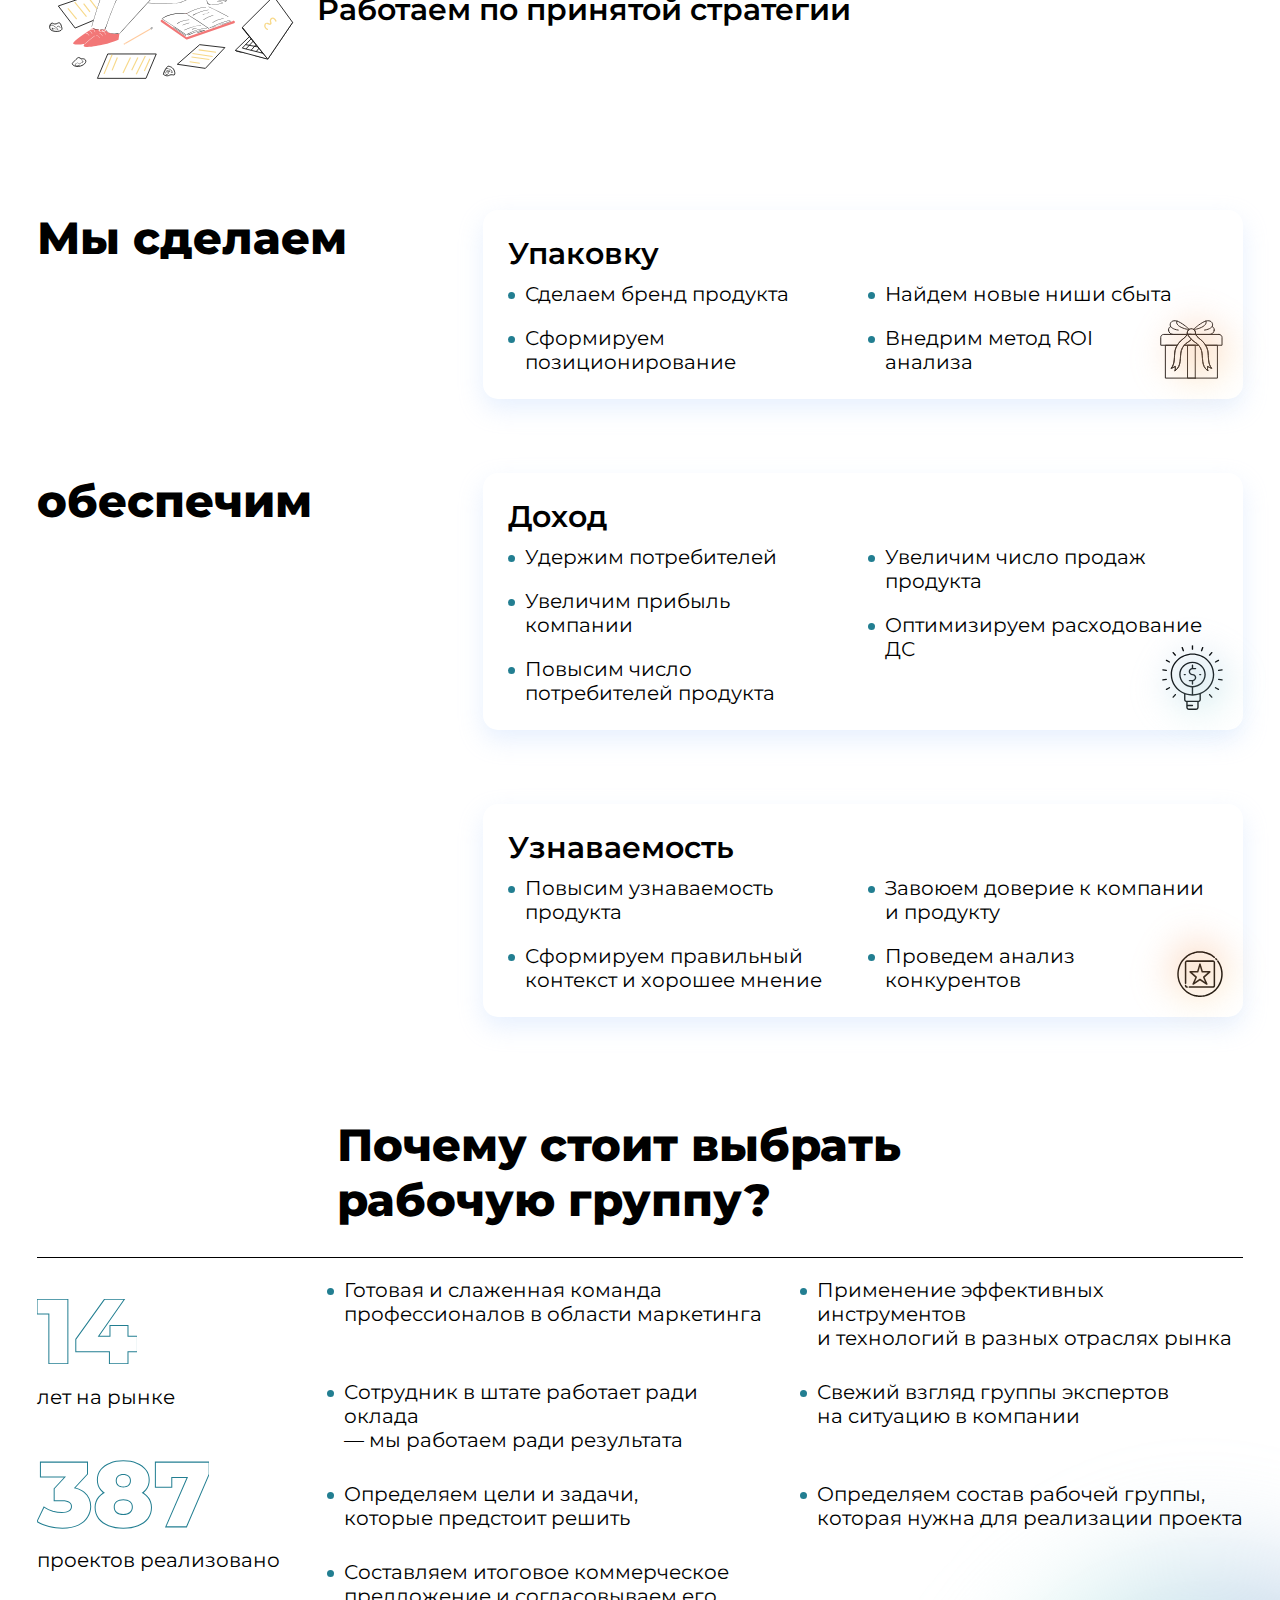
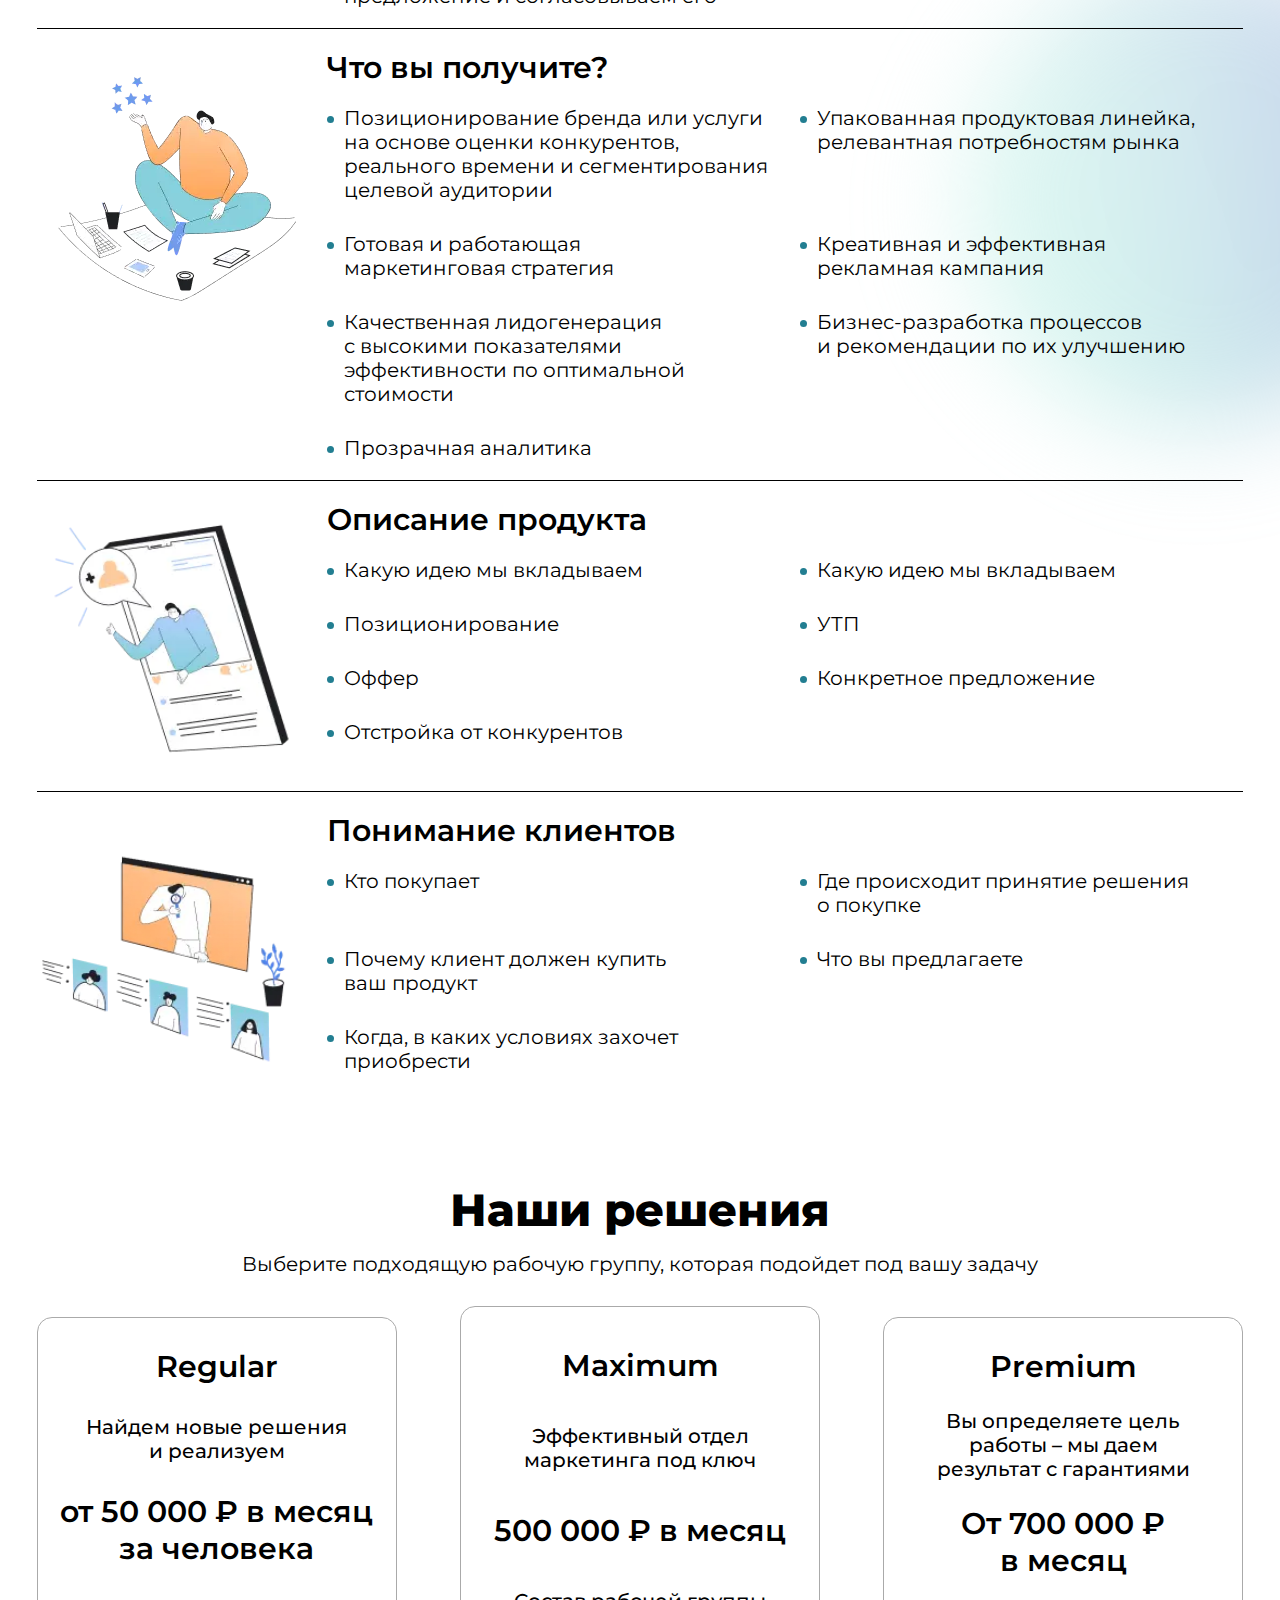
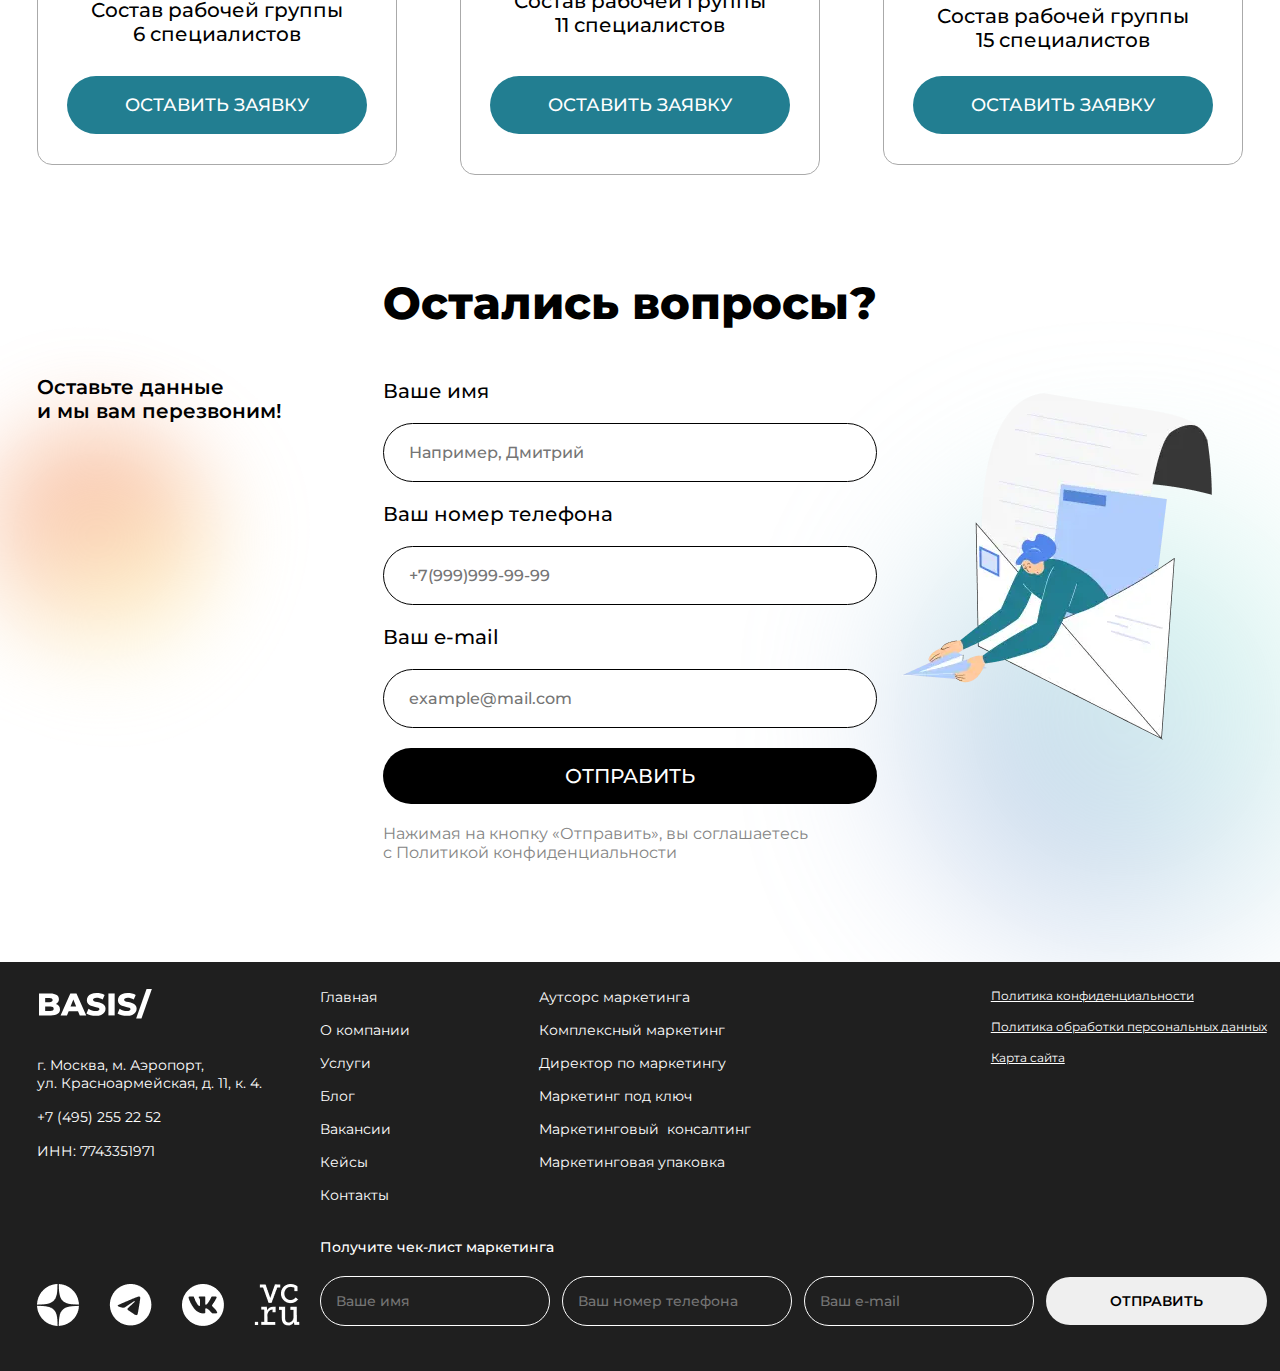
<file: outsorce_marketing.html>
<!DOCTYPE html>
<html lang="en">
<head>
    <meta charset="UTF-8">
    <meta name="viewport" content="width=device-width, initial-scale=1.0">
    <link rel="stylesheet" href="styles/common.css">
    <link rel="stylesheet" href="styles/outsorce_marketing.css">
    <title>Маркетинг на аутсорсе</title>
</head>
<body data-observe="useful">
    <button id="scrollToTopBtn"><img src="assets/upping-arrow.svg" alt="icon"></button>
    <header class="header">
        <div class="content-wrapper">
            <div onclick="window.location.href='index.html'" class="logo">
                <picture>
                    <source srcset="assets/logo-white.svg" media="(max-width: 1000px)" />
                    <img src="assets/logo.svg" alt="logo">
                </picture>
            </div>
            <nav class="header_general__menu">
                <ul class="header_general__menu-top">
                    <li>
                       <a href="index.html">ГЛАВНАЯ</a> 
                    </li>
                    <li>
                       <a href="about.html">О компании <span class="triangle"></span></a> 
                       <ul class="menu-service menu_lvl-2">
                            <li>
                                <a href="about.html">О компании</a>
                            </li>
                            <li>
                                <a href="#">Вакансии</a>
                            </li>
                        </ul>
                    </li>
                    <li>
                        <a href="#">Услуги <span class="triangle"></span></a>
                        <ul class="menu-service menu_lvl-2">
                            <li>
                                <a href="marketing_director.html">Директор по маркетингу</a>
                            </li>
                            <li>
                                <a href="marketing_package.html">Маркетинговая упаковка</a>
                            </li>
                            <li>
                                <a href="complex_marketing.html">Комплексный маркетинг</a>
                            </li>
                            <li>
                                <a href="marketing_key.html">Маркетинг под ключ</a>
                            </li>
                            <li>
                                <a href="outsorce_marketing.html">Аустсорс маркетинга</a>
                            </li>
                            <li>
                                <a href="consalting.html">Консалтинг</a>
                            </li>
                        </ul>
                    </li>
                    <li>
                        <a href="keyses.html">Кейсы</a>
                    </li>
                    <li>
                        <a href="#">Блог</a>
                    </li>
                    <li>
                       <a href="contacts.html">контакты</a>
                    </li>
                </ul>
            </nav>
            <div class="header_contacts">
                <p>+7 (495) 185-16-78</p>
                <p>marketing@basis.promo</p>
            </div>
            <div class="burger">
                <span></span>
                <span></span>
                <span></span>
            </div>
            <div class="burger_navigation">
                <div class="burger_navigation__list">
                    <p onclick="window.location.href='index.html'">ГЛАВНАЯ</p>
                    <div class="burger_navigation__list-toggle">
                        <p class="toggle">О компании <span class="triangle-click"></span></p>
                        <div class="content content_about hidden">
                            <p onclick="window.location.href='about.html'">О компании</p>
                            <p>Вакансии</p>
                        </div>
                    </div>
                    <div class="burger_navigation__list-toggle">
                        <p class="toggle">Услуги <span class="triangle-click"></span></p>
                        <div class="content content_service hidden">
                            <p onclick="window.location.href='marketing_director.html'">Директор по маркетингу</p>
                            <p onclick="window.location.href='marketing_package.html'">Маркетинговая упаковка</p>
                            <p onclick="window.location.href='complex_marketing.html'">Комплексный маркетинг</p>
                            <p onclick="window.location.href='marketing_key.html'">Маркетинг под ключ</p>
                            <p onclick="window.location.href='outsorce_marketing.html'">Аустсорс маркетинга</p>
                            <p onclick="window.location.href='consalting.html'">Консалтинг</p>
                        </div>
                    </div>
                    <p onclick="window.location.href='keyses.html'">кейсы</p>
                    <p>Блог</p>
                    <p onclick="window.location.href='contacts.html'">контакты</p>
                </div>
                <div class="burger_navigation__contacts">
                    <p>+7 (495) 185-16-78</p>
                    <p>marketing@basis.promo</p>
                </div>
            </div>
        </div>
    </header>

    <section class="outsorce_marketing">
        <div class="outsorce_marketing-blur"></div>
        <div class="content-wrapper">
            <h2 class="outsorce_marketing-info_title outsorce_marketing-info_title-desktop">Маркетинг на аутсорсе</h2>
            <div class="outsorce_marketing__container">
                <div class="outsorce_marketing__container-logo">
                    <div class="outsorce_marketing-logo-blur"></div>
                    <img src="assets/logo.svg" alt="logo" class="outsorce_marketing-logo">
                    <p class="outsorce_marketing-logo-text">Но есть решение:</p>
                </div>
                <div class="outsorce_marketing__container-info_wrapper">
                    <div class="outsorce_marketing__container-info">
                        <h2 class="outsorce_marketing-info_title outsorce_marketing-info_title-mobile">Маркетинг на аутсорсе</h2>
                        <p class="outsorce_marketing-info_desc">Современный маркетинг не предполагает работу одного человека. Как бы мы <br> не мечтали о сверхчеловеке, <br> его, к сожалению, пока не придумали.</p>
                        <p class="outsorce_marketing-info-thesis">Мы станем для вас этим сверхчеловеком!</p>
                        <button class="main_btn">Подробнее</button>
                    </div>
                    <div class="outsorce_marketing__container-image">
                        <img src="assets/outsorce-marketing-img.png" alt="image">
                    </div>
                </div>
            </div>
        </div>
    </section>

    <section class="kinds_outsorce">
        <div class="content-wrapper">
            <div class="kinds_outsorce__container">
                <div class="kinds_outsorce__container__block">
                    <img src="assets/kinds-outsorce-icon-1.svg" alt="image">
                    <p>SMM-менеджер</p>
                </div>
                <div class="kinds_outsorce__container__block">
                    <img src="assets/kinds-outsorce-icon-2.svg" alt="image">
                    <p>Контент-менеджер</p>
                </div>
                <div class="kinds_outsorce__container__block">
                    <img src="assets/kinds-outsorce-icon-3.svg" alt="image">
                    <p>Дизайнер</p>
                </div>
                <div class="kinds_outsorce__container__block">
                    <img src="assets/kinds-outsorce-icon-4.svg" alt="image">
                    <p>Маркетолог</p>
                </div>
                <div class="kinds_outsorce__container__block">
                    <img src="assets/kinds-outsorce-icon-5.svg" alt="image">
                    <p>WEB-разработчик</p>
                </div>
                <div class="kinds_outsorce__container__block">
                    <img src="assets/kinds-outsorce-icon-6.svg" alt="image">
                    <p>Таргетолог</p>
                </div>
            </div>
            <div class="kinds_outsorce__container-2">
                <div class="kinds_outsorce__container__block">
                    <img src="assets/kinds-outsorce-icon-7.svg" alt="image">
                    <p>Pr-менеджер</p>
                </div>
                <div class="kinds_outsorce__container__blue-block">
                    <p>Выбирая аутсорс маркетинга, вы получаете возможность самостоятельно выбрать до 15-ти профессионалов, которые нужны вам для достижения результата.</p>
                </div>
            </div>
        </div>
    </section>

    <section class="useful">
        <div class="content-wrapper">
            <div class="useful-title">
                <h2>Наши компетенции в области аутсорс маркетинга</h2>
            </div>
            <div class="useful__container">
                <div class="useful__container_block">
                    <img src="assets/do_dir-icon-1.svg" alt="icon">
                    <p>Маркетинг</p>
                </div>
                <div class="useful__container_block">
                    <img src="assets/do_dir-icon-2.svg" alt="icon">
                    <p>Дизайн и WEB-разработка</p>
                </div>
                <div class="useful__container_block">
                    <img src="assets/do_dir-icon-3.svg" alt="icon">
                    <p>Управление проектами</p>
                </div>
                <div class="useful__container_block">
                    <img src="assets/do_dir-icon-4.svg" alt="icon">
                    <p>SMM</p>
                </div>
                <div class="useful__container_block">
                    <img src="assets/do_dir-icon-5.svg" alt="icon">
                    <p>SERM</p>
                </div>
                <div class="useful__container_block">
                    <img src="assets/do_dir-icon-6.svg" alt="icon">
                    <p>ЛИДогенерация</p>
                </div>
            </div>
        </div>
    </section>

    <div class="to_whom">
        <div class="to_whom_blur"></div>
        <div class="content-wrapper">
            <div class="to_whom-title">
                <h2>Кому подойдет услуга <br> маркетинг на аутсорсе</h2>
            </div>
            <div class="to_whom__container">
                <div class="line line-1"></div>
                <div class="to_whom__container-row">
                    <p class="title">Собственник</p>
                    <p class="desc">Со стороны проще увидеть пути решения, которые <br> собственник не замечает в каждодневной рутине.</p>
                </div>
                <div class="line line-2"></div>
                <div class="to_whom__container-row">
                    <p class="title">Руководитель</p>
                    <p class="desc">Мы не ваши сотрудники, значит, не побоимся <br> сказать вам правду или отстоять свое мнение.</p>
                </div>
                <div class="line line-3"></div>
                <div class="to_whom__container-row">
                    <p class="title">Маркетолог</p>
                    <p class="desc">Экономия времени и денег за счёт готовых <br> решений, проверенных на других компаниях.</p>
                </div>
            </div>
            <div class="to_whom__button">
                <button class="main_btn">Хочу рабочую группу</button>
            </div>
        </div>
    </div>

    <section class="what_do">
        <div class="content-wrapper">
            <div class="what_do-title">
                <h2>Что мы сделаем на аутсорсе</h2>
            </div>
            <div class="what_do__container">
                <div class="what_do__container__block what_do__container__block-shadow">
                    <img src="assets/outsorce-mark-what_do-img-1.webp" alt="image">
                    <p>Соединим общую стратегию развития компании с умением хорошо преподнести товар</p>
                </div>
                <div class="what_do__container__block">
                    <img src="assets/outsorce-mark-what_do-img-2.webp" alt="image">
                    <p>Изучим конкурентов и их опыт</p>
                </div>
                <div class="what_do__container__block">
                    <img src="assets/outsorce-mark-what_do-img-3.webp" alt="image">
                    <p>Дополним общую картину развития бизнеса маркетинговой стратегией и тактикой</p>
                </div>
                <div class="what_do__container__block">
                    <img src="assets/outsorce-mark-what_do-img-4.webp" alt="image">
                    <p>Выявим новые ниши позиционирования</p>
                </div>
                <div class="what_do__container__block">
                    <img src="assets/outsorce-mark-what_do-img-5.webp" alt="image">
                    <p>Оптимизируем расходы</p>
                </div>
                <div class="what_do__container__block what_do__container__block-shadow">
                    <img src="assets/outsorce-mark-what_do-img-6.webp" alt="image">
                    <p>Сегментируем целевую аудиторию</p>
                </div>
                <div class="what_do__container__block what_do__container__block-shadow">
                    <img src="assets/outsorce-mark-what_do-img-7.webp" alt="image">
                    <p>Сформулируем задачи: что, кому, когда рекламировать и как продавать</p>
                </div>
                <div class="what_do__container__block">
                    <img src="assets/outsorce-mark-what_do-img-8.webp" alt="image">
                    <p>Передадим вам технологию и принципы реализации решений, чтобы вы могли самостоятельно решать другие задачи бизнеса</p>
                </div>
            </div>
        </div>
    </section>

    <section class="outsorce_marketing">
        <div class="outsorce_marketing-blur-up"></div>
        <div class="outsorce_marketing-blur-down"></div>
        <div class="content-wrapper">
            <img src="assets/outsorce-mark-steps-work-line.svg" alt="line" class="about-outsorce_marketing-line">
            <div class="outsorce_marketing-title">
                <h2>Этапы работы</h2>
            </div>
            <div class="outsorce_marketing_container">
                <div class="outsorce_marketing_container__info">
                    <div class="outsorce_marketing_container__info-image">
                        <img src="assets/outsorce-mark-steps-work-img-1.svg" alt="image">
                    </div>
                    <div class="outsorce_marketing_container__info-text">
                        <p class="year">Установочная встреча</p>
                        <div class="points">
                            <div class="points-row">
                                <span class="point"></span>
                                <p>Проводим встречу с участниками проекта (собственник бизнеса, маркетолог, директор по маркетингу)</p>
                            </div>
                            <div class="points-row">
                                <span class="point"></span>
                                <p>Определяем состав рабочей группы, которая будет заниматься реализацией проекта</p>
                            </div>
                            <div class="points-row">
                                <span class="point"></span>
                                <p>Знакомимся с компанией и продуктами</p>
                            </div>
                            <div class="points-row">
                                <span class="point"></span>
                                <p>Составляем коммерческое предложение и согласовываем его</p>
                            </div>
                            <div class="points-row">
                                <span class="point"></span>
                                <p>Определяем цели и задачи, которые предстоит решить</p>
                            </div>
                        </div>
                    </div>
                </div>
                <div class="outsorce_marketing_container__info">
                    <div class="outsorce_marketing_container__info-image">
                        <img src="assets/outsorce-mark-steps-work-img-2.svg" alt="image">
                    </div>
                    <div class="outsorce_marketing_container__info-text">
                        <p class="year">Планирование</p>
                        <div class="points">
                            <div class="points-row">
                                <span class="point"></span>
                                <p>Формируем цели и задачи проекта</p>
                            </div>
                            <div class="points-row">
                                <span class="point"></span>
                                <p>Составляем календарный план</p>
                            </div>
                            <div class="points-row">
                                <span class="point"></span>
                                <p>Планируем работы по проекту</p>
                            </div>
                            <div class="points-row">
                                <span class="point"></span>
                                <p>Согласовываем с заказчиком</p>
                            </div>
                            <div class="points-row">
                                <span class="point"></span>
                                <p>Разрабатываем общий план работ</p>
                            </div>
                        </div>
                    </div>
                </div>
                <div class="outsorce_marketing_container__info">
                    <div class="outsorce_marketing_container__info-image">
                        <img src="assets/outsorce-mark-steps-work-img-3.svg" alt="image">
                    </div>
                    <div class="outsorce_marketing_container__info-text">
                        <p class="year">Подготовительные работы и аналитика</p>
                        <div class="points">
                            <div class="points-row">
                                <span class="point"></span>
                                <p>Собираем и актуализируем материалы, предоставленные заказчиком</p>
                            </div>
                            <div class="points-row">
                                <span class="point"></span>
                                <p>Определяем и кластеризуем целевую аудиторию</p>
                            </div>
                            <div class="points-row">
                                <span class="point"></span>
                                <p>Анализируем предыдущие рекламные кампании</p>
                            </div>
                        </div>
                    </div>
                </div>
                <div class="outsorce_marketing_container__info">
                    <div class="outsorce_marketing_container__info-image">
                        <img src="assets/outsorce-mark-steps-work-img-4.svg" alt="image">
                    </div>
                    <div class="outsorce_marketing_container__info-text">
                        <p class="year">Стратегические работы</p>
                        <div class="points">
                            <div class="points-row">
                                <span class="point"></span>
                                <p>Разрабатываем стратегии продвижения</p>
                            </div>
                            <div class="points-row">
                                <span class="point"></span>
                                <p>Внедряем системы аналитики</p>
                            </div>
                            <div class="points-row">
                                <span class="point"></span>
                                <p>Разрабатываем позиционирование</p>
                            </div>
                        </div>
                        <div class="outsorce_marketing_container__info-text">
                            <p class="year">Работаем по принятой стратегии</p>
                        </div>
                    </div>
                </div>
            </div>
        </div>
    </section>

    <section class="start_end">
        <div class="content-wrapper">
            <div class="start_end__container">
                <div class="start_end__container_block">
                    <div class="start_end__block-title">
                        <p>Мы <br class="start-end-block-title-br"> сделаем</p>
                    </div>
                    <div class="start_end__block-info">
                        <div class="start_end__block-info-blur"></div>
                        <img src="assets/about-start-end-icon-1.svg" alt="image" class="about-start-end-icon">
                        <p class="title">Упаковку</p>
                        <div class="points-col">
                            <div class="points">
                                <div class="points-row">
                                    <span class="point"></span>
                                    <p>Сделаем бренд продукта</p>
                                </div>
                                <div class="points-row">
                                    <span class="point"></span>
                                    <p>Сформируем позиционирование</p>
                                </div>
                            </div>
                            <div class="points">
                                <div class="points-row">
                                    <span class="point"></span>
                                    <p>Найдем новые ниши сбыта</p>
                                </div>
                                <div class="points-row">
                                    <span class="point"></span>
                                    <p>Внедрим метод ROI <br> анализа</p>
                                </div>
                            </div>
                        </div>
                    </div>
                </div>
                <div class="start_end__container_block">
                    <div class="start_end__block-title">
                        <p>обеспечим</p>
                    </div>
                    <div class="start_end__block-info">
                        <div class="start_end__block-info-blur start_end__block-info-blur-blue"></div>
                        <img src="assets/about-start-end-icon-2.svg" alt="image" class="about-start-end-icon">
                        <p class="title">Доход</p>
                        <div class="points-col">
                            <div class="points">
                                <div class="points-row">
                                    <span class="point"></span>
                                    <p>Удержим потребителей</p>
                                </div>
                                <div class="points-row">
                                    <span class="point"></span>
                                    <p>Увеличим прибыль <br> компании</p>
                                </div>
                                <div class="points-row">
                                    <span class="point"></span>
                                    <p>Повысим число <br> потребителей продукта</p>
                                </div>
                            </div>
                            <div class="points">
                                <div class="points-row">
                                    <span class="point"></span>
                                    <p>Увеличим число продаж продукта</p>
                                </div>
                                <div class="points-row">
                                    <span class="point"></span>
                                    <p>Оптимизируем расходование ДС</p>
                                </div>
                            </div>
                        </div>
                    </div>
                </div>
                <div class="start_end__container_block start_end__container_block-3">
                    <div class="start_end__block-info">
                        <div class="start_end__block-info-blur"></div>
                        <img src="assets/about-start-end-icon-3.svg" alt="image" class="about-start-end-icon">
                        <p class="title">Узнаваемость</p>
                        <div class="points-col">
                            <div class="points">
                                <div class="points-row">
                                    <span class="point"></span>
                                    <p>Повысим узнаваемость <br> продукта</p>
                                </div>
                                <div class="points-row">
                                    <span class="point"></span>
                                    <p>Сформируем правильный <br> контекст и хорошее мнение</p>
                                </div>
                            </div>
                            <div class="points">
                                <div class="points-row">
                                    <span class="point"></span>
                                    <p>Завоюем доверие к компании <br> и продукту</p>
                                </div>
                                <div class="points-row">
                                    <span class="point"></span>
                                    <p>Проведем анализ <br> конкурентов</p>
                                </div>
                            </div>
                        </div>
                    </div>
                </div>
            </div>
        </div>
    </section>

    <section class="work_group">
        <div class="work-group-blur"></div>
        <div class="content-wrapper">
            <div class="work_group-title">
                <h2>Почему стоит выбрать <br> рабочую группу?</h2>
            </div>
            <div class="work_group__container">
                <div class="line"></div>
                <div class="work_group__container__block">
                    <div class="work_group__block-image">
                        <div class="num-row">
                            <!-- <p class="num">14</p> -->
                            <img src="assets/fourteen.svg" alt="image">
                            <p class="text">лет на рынке</p>
                        </div>
                        <div class="num-row">
                            <!-- <p class="num">387</p> -->
                            <img src="assets/three-eight-seven.svg" alt="image">
                            <p class="text">проектов реализовано</p>
                        </div>
                    </div>
                    <div class="work_group__block-info">
                        <div class="points-col">
                            <div class="points">
                                <div class="points-row">
                                    <span class="point"></span>
                                    <p>Готовая и слаженная команда <br> профессионалов в области маркетинга</p>
                                </div>
                                <div class="points-row">
                                    <span class="point"></span>
                                    <p>Применение эффективных инструментов <br> и технологий в разных отраслях рынка</p>
                                </div>
                                <div class="points-row">
                                    <span class="point"></span>
                                    <p>Сотрудник в штате работает ради оклада <br> — мы работаем ради результата</p>
                                </div>
                                <div class="points-row">
                                    <span class="point"></span>
                                    <p>Свежий взгляд группы экспертов <br> на ситуацию в компании</p>
                                </div>
                                <div class="points-row">
                                    <span class="point"></span>
                                    <p>Определяем цели и задачи, <br> которые предстоит решить</p>
                                </div>
                                <div class="points-row">
                                    <span class="point"></span>
                                    <p>Определяем состав рабочей группы, <br> которая нужна для реализации проекта</p>
                                </div>
                                <div class="points-row">
                                    <span class="point"></span>
                                    <p>Составляем итоговое коммерческое <br> предложение и согласовываем его</p>
                                </div>
                            </div>
                        </div>
                    </div>
                </div>
                <div class="line"></div>
                <div class="work_group__container__block">
                    <div class="work_group__block-image">
                        <img src="assets/outsorce_mark-work-group-img-1.webp" alt="image">
                    </div>
                    <div class="work_group__block-info">
                        <p class="work_group__block-info-title">Что вы получите?</p>
                        <div class="points-col">
                            <div class="points">
                                <div class="points-row">
                                    <span class="point"></span>
                                    <p class="nowrap">Позиционирование бренда или услуги <br> на основе оценки конкурентов, <br> реального времени и сегментирования <br> целевой аудитории</p>
                                </div>
                                <div class="points-row">
                                    <span class="point"></span>
                                    <p>Упакованная продуктовая линейка, <br> релевантная потребностям рынка</p>
                                </div>
                                <div class="points-row">
                                    <span class="point"></span>
                                    <p>Готовая и работающая <br> маркетинговая стратегия</p>
                                </div>
                                <div class="points-row">
                                    <span class="point"></span>
                                    <p>Креативная и эффективная <br> рекламная кампания</p>
                                </div>
                                <div class="points-row">
                                    <span class="point"></span>
                                    <p>Качественная лидогенерация <br> с высокими показателями <br> эффективности по оптимальной <br> стоимости</p>
                                </div>
                                <div class="points-row">
                                    <span class="point"></span>
                                    <p>Бизнес-разработка процессов <br>
                                        и рекомендации по их улучшению</p>
                                </div>
                                <div class="points-row">
                                    <span class="point"></span>
                                    <p>Прозрачная аналитика</p>
                                </div>
                            </div>
                        </div>
                    </div>
                </div>
                <div class="line"></div>
                <div class="work_group__container__block">
                    <div class="work_group__block-image">
                        <img src="assets/outsorce_mark-work-group-img-2.webp" alt="image">
                    </div>
                    <div class="work_group__block-info">
                        <p class="work_group__block-info-title">Описание продукта</p>
                        <div class="points-col">
                            <div class="points">
                                <div class="points-row">
                                    <span class="point"></span>
                                    <p>Какую идею мы вкладываем</p>
                                </div>
                                <div class="points-row">
                                    <span class="point"></span>
                                    <p>Какую идею мы вкладываем</p>
                                </div>
                                <div class="points-row">
                                    <span class="point"></span>
                                    <p>Позиционирование</p>
                                </div>
                                <div class="points-row">
                                    <span class="point"></span>
                                    <p>УТП</p>
                                </div>
                                <div class="points-row">
                                    <span class="point"></span>
                                    <p>Оффер</p>
                                </div>
                                <div class="points-row">
                                    <span class="point"></span>
                                    <p>Конкретное предложение</p>
                                </div>
                                <div class="points-row">
                                    <span class="point"></span>
                                    <p>Отстройка от конкурентов</p>
                                </div>
                            </div>
                        </div>
                    </div>
                </div>
                <div class="line"></div>
                <div class="work_group__container__block">
                    <div class="work_group__block-image">
                        <img src="assets/outsorce_mark-work-group-img-3.webp" alt="image">
                    </div>
                    <div class="work_group__block-info">
                        <p class="work_group__block-info-title">Понимание клиентов</p>
                        <div class="points-col">
                            <div class="points">
                                <div class="points-row">
                                    <span class="point"></span>
                                    <p>Кто покупает</p>
                                </div>
                                <div class="points-row">
                                    <span class="point"></span>
                                    <p>Где происходит принятие решения <br> о покупке</p>
                                </div>
                                <div class="points-row">
                                    <span class="point"></span>
                                    <p>Почему клиент должен купить <br> ваш продукт</p>
                                </div>
                                <div class="points-row">
                                    <span class="point"></span>
                                    <p>Что вы предлагаете</p>
                                </div>
                                <div class="points-row">
                                    <span class="point"></span>
                                    <p>Когда, в каких условиях захочет приобрести</p>
                                </div>
                            </div>
                        </div>
                    </div>
                </div>
            </div>
        </div>
    </section>

    <section class="our_solutions">
        <div class="content-wrapper">
            <div class="our_solutions-title">
                <h2 class="title">Наши решения</h2>
                <p class="pretitle">Выберите подходящую рабочую группу, которая подойдет под вашу задачу</p>
            </div>
            <div class="our_solutions__container">
                <div class="our_solutions__container__block">
                    <p class="title">Regular</p>
                    <p class="pretitle">Найдем новые решения <br> и реализуем</p>
                    <p class="price">от 50 000 ₽ в месяц за человека</p>
                    <p class="squade">Состав рабочей группы <br> 6 специалистов</p>
                    <button class="main_btn">Оставить заявку</button>
                </div>
                <div class="our_solutions__container__block our_solutions__container__block-big">
                    <p class="title">Maximum</p>
                    <p class="pretitle">Эффективный отдел <br> маркетинга под ключ</p>
                    <p class="price">500 000 ₽ в месяц</p>
                    <p class="squade">Состав рабочей группы <br> 11 специалистов</p>
                    <button class="main_btn">Оставить заявку</button>
                </div>
                <div class="our_solutions__container__block">
                    <p class="title">Premium</p>
                    <p class="pretitle">Вы определяете цель <br> работы – мы даем <br> результат с гарантиями</p>
                    <p class="price">От 700 000 ₽ <br> в месяц</p>
                    <p class="squade">Состав рабочей группы <br> 15 специалистов</p>
                    <button class="main_btn">Оставить заявку</button>
                </div>
            </div>
        </div>
    </section>
    
    <section class="main_form">
        <div class="main_from-right-blur"></div>
        <div class="content-wrapper">
            <div class="main_form__container">
                <div class="main_form__container-text main_form__container-text-desktop">
                    <p>Оставьте данные <br> и мы вам перезвоним!</p>
                    <div class="main_from-left-blur"></div>
                </div>
                <div class="main_form__container-image-mobile">
                    <img src="assets/form-img-2.webp" alt="image">
                    <div class="main_from-left-blur"></div>
                </div>
                <div class="main_form__img-form-wrapper">
                    <div class="main_form__container-form">
                        <div class="main_form-title">
                            <p>Остались вопросы?</p>
                        </div>
                        <div class="main_form__container-text main_form__container-text-mobile">
                            <p>Оставьте данные <br> и мы вам перезвоним!</p>
                        </div>
                        <p class="input_name">Ваше имя</p>
                        <input type="text" class="main_form-input" placeholder="Например, Дмитрий">
                        <p class="input_name">Ваш номер телефона</p>
                        <input type="tel" class="main_form-input" placeholder="+7(999)999-99-99">
                        <p class="input_name">Ваш e-mail</p>
                        <input type="email" class="main_form-input" placeholder="example@mail.com">
                        <button class="main_form-button">Отправить</button>
                        <p class="politika-text">Нажимая на кнопку «Отправить», вы соглашаетесь <br> с Политикой конфиденциальности</p>
                    </div>
                    <div class="main_form__container-image">
                        <img src="assets/form-img.webp" alt="image">
                    </div>
                </div>
            </div>
        </div>
    </section>

    <footer class="footer footer-1">
        <div class="content-wrapper">
            <div class="footer_content footer_content-left">
                <div onclick="window.location.href='index.html'" class="logo">
                    <img src="assets/logo-white.svg" alt="logo">
                </div>
                <div class="footer_content__contacts">
                    <p>г. Москва, м. Аэропорт, <br> ул. Красноармейская, д. 11, к. 4.</p>
                    <p>+7 (495) 255 22 52</p>
                    <p class="footer_inn">ИНН: 7743351971</p>
                </div>
                <div class="footer_content__msgs">
                    <img src="assets/x-icon.webp" alt="icon">
                    <img src="assets/tg-icon.webp" alt="icon">
                    <img src="assets/vk-icon.webp" alt="icon">
                    <img src="assets/vcru-icon.webp" alt="icon">
                </div>
                <div class="footer_content__menu-col footer_content__menu-col-docs footer_content__menu-col-docs-ipad">
                    <p>Политика конфиденциальности</p>
                    <p>Политика обработки персональных данных</p>
                    <p>Карта сайта</p>
                </div>
            </div>
            <div class="footer_content footer_content-right">
                <div class="footer_content__menu">
                    <div class="footer_content__menu-col">
                        <div class="footer_content__menu-col-list">
                            <p onclick="window.location.href='index.html'">Главная</p>
                            <p onclick="window.location.href='about.html'">О компании</p>
                            <p>Услуги</p>
                            <p>Блог</p>
                            <p>Вакансии</p>
                            <p>Кейсы</p>
                            <p onclick="window.location.href='contacts.html'">Контакты</p>
                        </div>
                        <div class="footer_content__menu-col-list">
                            <p onclick="window.location.href='outsorce_marketing.html'">Аутсорс маркетинга</p>
                            <p onclick="window.location.href='complex_marketing.html'">Комплексный маркетинг</p>
                            <p onclick="window.location.href='marketing_director.html'">Директор по маркетингу</p>
                            <p onclick="window.location.href='marketing_key.html'">Маркетинг под ключ</p>
                            <p onclick="window.location.href='consalting.html'">Маркетинговый  консалтинг</p>
                            <p onclick="window.location.href='marketing_package.html'">Маркетинговая упаковка</p>
                        </div>
                    </div>
                    <div class="footer_content__menu-col footer_content__menu-col-docs footer_content__menu-col-docs-desktop">
                        <p>Политика конфиденциальности</p>
                        <p>Политика обработки персональных данных</p>
                        <p>Карта сайта</p>
                    </div>
                </div>
                <div class="footer_content__form">
                    <p class="footer_content__form-title">Получите чек-лист маркетинга</p>
                    <form class="footer_content__form-wrapper">
                        <input type="text" placeholder="Ваше имя" class="form_input">
                        <input type="tel" placeholder="Ваш номер телефона" class="form_input">
                        <input type="email" placeholder="Ваш e-mail" class="form_input">
                        <button class="form_button">Отправить</button>
                    </form>
                </div>
            </div>
        </div>
    </footer>

    <footer class="footer footer-2">
        <div class="content-wrapper">
            <div class="footer_content footer_content-left">
                <div onclick="window.location.href='index.html'" class="logo">
                    <img src="assets/logo-white.svg" alt="logo">
                </div>
                <div class="footer_content__contacts">
                    <p>г. Москва, м. Аэропорт, <br> ул. Красноармейская, д. 11, к. 4.</p>
                    <p>+7 (495) 255 22 52</p>
                    <p class="footer_inn">ИНН: 7743351971</p>
                </div>
                <div class="footer_content__form">
                    <p class="footer_content__form-title">Получите чек-лист маркетинга</p>
                    <form class="footer_content__form-wrapper">
                        <input type="text" placeholder="Ваше имя" class="form_input">
                        <input type="tel" placeholder="Ваш номер телефона" class="form_input">
                        <input type="email" placeholder="Ваш e-mail" class="form_input">
                        <button class="form_button">Отправить</button>
                    </form>
                </div>
            </div>
            <div class="footer_content footer_content-right">
                <div class="footer_content__menu">
                    <div class="footer_content__menu-col">
                        <div class="footer_content__menu-col-list">
                            <p onclick="window.location.href='index.html'">Главная</p>
                            <p onclick="window.location.href='about.html'">О компании</p>
                            <p>Услуги</p>
                            <p>Блог</p>
                            <p>Вакансии</p>
                            <p onclick="window.location.href='keyses.html'">Кейсы</p>
                            <p onclick="window.location.href='contacts.html'">Контакты</p>
                        </div>
                        <div class="footer_content__menu-col-list">
                            <p onclick="window.location.href='outsorce_marketing.html'">Аутсорс маркетинга</p>
                            <p onclick="window.location.href='complex_marketing.html'">Комплексный маркетинг</p>
                            <p onclick="window.location.href='marketing_director.html'">Директор по маркетингу</p>
                            <p onclick="window.location.href='marketing_key.html'">Маркетинг под ключ</p>
                            <p onclick="window.location.href='consalting.html'">Маркетинговый  консалтинг</p>
                            <p onclick="window.location.href='marketing_package.html'">Маркетинговая упаковка</p>
                        </div>
                    </div>
                    <div class="footer_content__msgs">
                        <img src="assets/x-icon.webp" alt="icon">
                        <img src="assets/tg-icon.webp" alt="icon">
                        <img src="assets/vk-icon.webp" alt="icon">
                        <img src="assets/vcru-icon.webp" alt="icon">
                    </div>
                    <div class="footer_content__menu-col footer_content__menu-col-docs footer_content__menu-col-docs-ipad">
                        <p>Политика конфиденциальности</p>
                        <p>Политика обработки персональных данных</p>
                        <p>Карта сайта</p>
                    </div>
                </div>
            </div>
        </div>
    </footer>

    <script type="module" src="scripts/utils.js"></script>
    <script type="module" src="scripts/visibleEl.js"></script>
    <script type="module" src="scripts/outsorce_marketing.js"></script>
</body>
</html>
</file>
<file: styles/common.css>
@import 'fonts.css';

* {
    margin: 0;
    padding: 0;
    box-sizing: border-box;
    font-family: 'Montserrat', sans-serif;
}

html, body {
    overflow-x: hidden;
}

:root {
    --text-color: #000;
    --bg-button: #227E91;
    --bg-button-hover: #0F6172;
    --color-button: #fff;
    --bg-big-numbs: #86D0DA;
    --main-bg: #fff;
    --bg-footer: #1F1F1F;
    --color-footer-txt: #fff;
    --horizontal-padding: 5px;
    --width-content-1920: 1160px;
    --width-content-1000: 95%;
    --width-content-800: 95%;
    --width-content-400: 95%;
    --opacity-text: #858585;
}

.content-wrapper {
    width: var(--width-content-1920);
}

@media (max-width: 1439px) {
    .content-wrapper {
        width: var(--width-content-1000);
    }
}

@media (max-width: 999px) {
    .content-wrapper {
        width: var(--width-content-800);
    }
}

@media (max-width: 799px) {
    .content-wrapper {
        width: var(--width-content-400);
    }
}

.btn {
    display: flex;
    justify-content: center;
    align-items: center;
    border-radius: 30px;
    background: var(--bg-button);
    color: var(--color-button);
    text-transform: uppercase;
    /* padding: ; */
}

.btn:hover {
    background: var(--bg-button-hover);
}

#scrollToTopBtn {
    width: 49px;
    height: 49px;
    border-radius: 50%;
    background: var(--bg-button);
    display: none;
    justify-content: center;
    align-items: center;
    cursor: pointer;
    position: fixed;
    left: 70px;
    bottom: 70px;
    border: none;
    outline: none;
    z-index: 70;
}

#scrollToTopBtn:hover {
    background: var(--bg-button-hover);
}

#scrollToTopBtn.show {
    display: flex;
}

@media (max-width: 600px) {
    #scrollToTopBtn {
        left: 20px;
        bottom: 20px;
    }
}

.header {
    padding: 23px var(--horizontal-padding);
    display: flex;
    flex-direction: column;
    align-items: center;
}

.header .content-wrapper {
    display: flex;
    justify-content: space-between;
    align-items: center;
    gap: 20px;
}

.logo {
    cursor: pointer;
    z-index: 5;
}

.header_general__menu-top {
    display: flex;
    align-items: center;
    justify-content: space-between;
    gap: 20px;
    list-style: none;
}

.header_general__menu-top li a {
    font-size: 12px;
    color: var(--text-color);
    font-weight: 300;
    font-family: 'Montserrat', sans-serif;
    cursor: pointer;
    text-decoration: none;
    text-transform: uppercase;
    display: flex;
    align-items: center;
    white-space: nowrap;
}

.header_general__menu-top li:hover .triangle {
    transform: rotate(180deg);
}

.menu_lvl-2 {
    max-width: 300px;
    border-radius: 10px;
    /* box-shadow: 0px 0px 4px 0px rgba(0, 0, 0, 0.25); */
    position: absolute;
    z-index: 5;
    transform-origin: 0 0;
    transform: rotateX(-90deg) translateX(-30%);
    transition: transform .3s linear;
    visibility: hidden;
    opacity: 0;
    background: var(--main-bg);
    display: flex;
    flex-direction: column;
    justify-content: center;
    align-items: center;
    padding: 20px 20px 10px 20px;
    gap: 10px;
}

.header_general__menu-top li:nth-child(2) > .menu_lvl-2{
    margin-left: 20px;
}

.menu_lvl-2 li a {
    color: var(--text-color);
}

.menu_lvl-2 li a:hover {
    color: var(--bg-button);
}

.header_general__menu-top li:hover > .menu_lvl-2 {
    opacity: 1;
    visibility: visible;
    transform: rotateX(0deg) translateX(-30%);
}

.menu_lvl-2 a {
    width: 100%;
}

.menu_lvl-2 li {
    list-style: none;
    position: relative;
}

.triangle {
    width: 0;
    height: 0;
    border-left: 3px solid transparent;
    border-right: 3px solid transparent;
    border-bottom: 6px solid black;
    transition: transform 0.5s;
    transform: rotate(90deg);
    margin-left: 5px;
    transition: transform 0.2s;
}

.header_contacts {
    display: flex;
    flex-direction: column;
}

.header_contacts p {
    color: var(--bg-button);
    font-size: 14px;
    font-weight: 400;
    cursor: pointer;
}

.burger {
    display: flex;
    flex-direction: column;
    justify-content: center;
    align-items: center;
    background: transparent;
    cursor: pointer;
    width: 57px;
    height: 57px;
    display: none;
    position: relative;
    z-index: 5;
}

.burger span {
    max-width: 35px;
    min-width: 35px;
    max-height: 3px;
    min-height: 3px;
    background: #fff;
    position: absolute;
    transition: all 0.3s ease;
}

.burger span:nth-child(1) {
    top: 19px;
}
  
.burger span:nth-child(2) {
    top: 50%;
    transform: translateY(-50%);
}

.burger span:nth-child(3) {
    bottom: 19px;
}

.burger.open {
    background: var(--main-first-color);
}

.burger.open span:nth-child(1) {
    top: 50%;
    transform: translateY(-50%) rotate(45deg);
}
  
.burger.open span:nth-child(2) {
    opacity: 0;
}
  
.burger.open span:nth-child(3) {
    bottom: 50%;
    transform: translateY(50%) rotate(-45deg);
}

.burger_navigation {
    position: fixed;
    top: 0;
    left: 0;
    width: 100%;
    height: 40vh;
    background: var(--bg-footer);
    transition: 0.25s;
    opacity: 0;
    visibility: hidden;
}
.burger_navigation.active {
    opacity: 1;
    visibility: visible;
    background: var(--bg-footer);
    overflow: auto;
    z-index: 1;
}

.body.active {
    overflow: hidden;
    background: rgba(0, 0, 0, 0.5);
}

@media (max-width: 1000px) {
    .header {
        background: var(--bg-footer);
    }

    .header .content-wrapper {
        position: static;
    }

    .logo img {
        width: 115px;
        height: 31px;
    }

    .header_general__menu,
    .header_contacts {
        display: none;
    }

    .burger {
        display: flex;
    }

    .burger_navigation__list {
        position: absolute;
        top: 94px;
        left: 209px;
        right: 209px;
        display: flex;
        justify-content: space-between;
        align-items: center;
        gap: 20px;
    }

    .burger_navigation__list p {
        font-size: 12px;
        color: var(--color-footer-txt);
        font-weight: 300;
        text-transform: uppercase;
        display: flex;
        justify-content: center;
        align-items: center;
        cursor: pointer;
        white-space: nowrap;
    }

    .burger_navigation__list-toggle {
        display: flex;
        flex-direction: column;
        position: relative;
    }

    .triangle-click {
        width: 0;
        height: 0;
        border-left: 3px solid transparent;
        border-right: 3px solid transparent;
        border-bottom: 6px solid #fff;
        transition: transform 0.5s;
        transform: rotate(90deg);
        margin-left: 5px;
    }

    .hidden {
        display: none;
        max-height: 0;
        overflow: hidden;
        transition: max-height 0.3s;
    }

    .content {
        max-height: 1000px; 
        overflow: hidden;
        padding-top: 10px;
        flex-direction: column;
        gap: 11px;
        position: absolute;
        top: 20px;
        left: -25px;
        transition: max-height 0.3s;
    }

    .content_about {
        left: 10px;
    }

    .content p {
        font-size: 10px;
    }

    .content p:hover {
        color: var(--bg-button);
    }

    .burger_navigation__contacts {
        display: flex;
        flex-direction: column;
        align-items: center;
        justify-content: center;
        position: absolute;
        bottom: 26px;
        left: 50%;
        transform: translate(-50%, -50%);
    }

    .burger_navigation__contacts p {
        color: var(--color-footer-txt);
        font-size: 14px;
    }
}

@media (max-width: 800px) {
    .logo img {
        width: 100px;
        height: 27px;
    }

    .burger_navigation__list {
        position: absolute;
        top: 94px;
        left: 54px;
        right: 54px;
    }

    .burger_navigation__contacts {
        bottom: 28px;
    }
}

@media (max-width: 600px) {
    .logo img {
        width: 73px;
        height: 21px;
    }

    .burger_navigation {
        height: 70%;
    }

    .burger_navigation__list {
        position: absolute;
        top: 67px;
        left: 143px;
        right: 143px;
        gap: 15px;
        flex-direction: column;
    }

    .content {
        position: static;
    }

    .burger_navigation__list p {
        font-size: 14px;
    }

    .burger_navigation__contacts {
        bottom: 24px;
    }
}

.footer {
    padding: 26px var(--horizontal-padding) 45px var(--horizontal-padding);
    display: flex;
    flex-direction: column;
    align-items: center;
    background: var(--bg-footer);
}

.footer .content-wrapper {
    display: flex;
    justify-content: space-between;
    gap: 20px;
}

.footer_content-left {
    display: flex;
    justify-content: space-between;
    flex-direction: column;
}

.footer .logo {
    margin-bottom: 19px;
}

.footer .logo img {
    width: 117px;
    height: 31px;
}

.footer_content__contacts {
    display: flex;
    flex-direction: column;
    gap: 16px;
    margin-bottom: 110px;
}

.footer_content__contacts p {
    color: var(--color-footer-txt);
    font-size: 14px;
    font-weight: 400;
}

.footer_content__msgs {
    display: flex;
    align-items: center;
    gap: 30px;
}

.footer_content__msgs img {
    cursor: pointer;
}

.footer_content__menu {
    display: flex;
    justify-content: space-between;
    gap: 155px;
}

.footer_content__menu-col {
    display: flex;
    justify-content: space-between;
    gap: 129px;
    margin-bottom: 34px;
}

.footer_content__menu-col-list {
    display: flex;
    flex-direction: column;
    gap: 15px;
}

.footer_content__menu-col-list p {
    font-size: 14px;
    color: var(--color-footer-txt);
    font-weight: 400;
    white-space: nowrap;
    cursor: pointer;
}

.footer_content__menu-col.footer_content__menu-col-docs {
    display: flex;
    justify-content: start;
    flex-direction: column;
    gap: 16px;
}

.footer_content__menu-col.footer_content__menu-col-docs p {
    white-space: nowrap;
    font-size: 12px;
    font-weight: 400;
    text-decoration: underline;
    color: var(--color-footer-txt);
    cursor: pointer;
}

.footer_content__form {
    display: flex;
    flex-direction: column;
    gap: 20px;
}

.footer_content__form-title {
    color: var(--color-footer-txt);
    font-size: 14px;
    font-weight: 500;
}

.footer_content__form-wrapper {
    display: flex;
    justify-content: space-between;
    align-items: center;
    gap: 12px;
}

.form_input {
    border-radius: 30px;
    border: 1px solid var(--main-bg);
    padding: 15px;
    font-size: 14px;
    font-weight: 500;
    color: var(--color-footer-txt);
    background: transparent;
    outline: none;
}

.form_button {
    border-radius: 30px;
    border: none;
    outline: none;
    padding: 15px 64px;
    font-size: 14px;
    font-weight: 600;
    text-transform: uppercase;
    display: flex;
    justify-content: center;
    align-items: center;
    color: var(--text-color);
    cursor: pointer;
}

.footer_content__menu-col.footer_content__menu-col-docs.footer_content__menu-col-docs-ipad {
    display: none;
}

.footer-2 {
    display: none;
}

@media (max-width: 1250px) {
    .footer {
        padding: 33px var(--horizontal-padding) 27px var(--horizontal-padding);
    }

    .footer_content__menu-col.footer_content__menu-col-docs.footer_content__menu-col-docs-ipad {
        display: flex;
        gap: 12px;
    }

    .footer_content__menu-col.footer_content__menu-col-docs.footer_content__menu-col-docs-desktop {
        display: none;
    }

    .footer .logo {
        margin-bottom: 25px;
    }

    .footer .logo img {
        width: 143px;
        height: 39px;
    }

    .footer_inn {
        display: none;
    }

    .footer_content__contacts {
        margin-bottom: 20px;
        gap: 12px;
    }

    .footer_content__msgs {
        margin-bottom: 20px;
        gap: 18px;
    }

    .footer_content__menu-col {
        gap: 62px;
    }

    .footer_content-right {
        display: flex;
        justify-content: space-between;
        gap: 20px;
    }

    .footer_content__form-wrapper {
        flex-direction: column;
        gap: 12px;
        justify-content: start;
        align-items: start;
    }

    .form_input {
        width: 100%;
    }

    .form_button {
        width: 100%;
    }

    .footer_content__form {
        gap: 0;
    }

    .footer_content__form-title {
        margin-bottom: 15px;
    }

    .form_input {
        font-size: 12px;
        padding: 15px 20px;
    }

    .form_button {
        padding: 15px 77px;
    }

    .footer_content__msgs img {
        width: 41px;
        height: 41px;
    }
}

@media (max-width: 990px) {
    .footer-1 {
        display: none;
    }

    .footer-2 {
        display: flex;
        padding: 33px var(--horizontal-padding);
    }

    .footer_content__form-title {
        white-space: nowrap;
        margin-bottom: 15px;
    }

    .footer .logo {
        margin-bottom: 25px;
    }

    .footer .logo img {
        width: 143px;
        height: 39px;
    }

    .footer_content__contacts {
        margin-bottom: 37px;
    }

    .footer_content__menu-col {
        gap: 84px;
        margin-bottom: 41px;
    }

    .footer_content__menu {
        flex-direction: column;
        gap: 0;
    }

    .footer .content-wrapper {
        gap: 46px;
    }
}

@media (max-width: 700px) {
    .footer-2 {
        padding: 34px var(--horizontal-padding) 49px var(--horizontal-padding);
    }

    .footer_content__form-title {
        margin-bottom: 11px;
    }

    .footer .logo {
        margin-bottom: 22px;
    }

    .footer .logo img {
        width: 177px;
        height: 48px;
    }

    .footer_content__contacts {
        margin-bottom: 28px;
        gap: 8px;
    }

    .footer_content__menu-col {
        gap: 84px;
        margin-bottom: 41px;
    }

    .footer_content__menu {
        flex-direction: column;
        gap: 0;
    }

    .footer .content-wrapper {
        gap: 46px;
    }

    .form_input {
        padding: 12px 22px;
    }

    .form_button {
        padding: 12px 109px;
    }

    .footer_content__form {
        margin-bottom: 26px;
    }

    .footer_content__menu-col {
        flex-direction: column;
        gap: 15px;
        margin-bottom: 29px;
    }

    .footer_content__msgs {
        margin-bottom: 29px;
    }

    .footer_content__menu-col.footer_content__menu-col-docs.footer_content__menu-col-docs-ipad {
        gap: 14px;
        margin-bottom: 0;
    }

    .footer .content-wrapper {
        flex-direction: column;
        gap: 0;
    }

    .footer_content__msgs img {
        width: 36px;
        height: 36px;
    }
}

.main_btn {
    border-radius: 30px;
    background: var(--bg-button);
    color: var(--color-button);
    font-size: 18px;
    font-weight: 500;
    text-transform: uppercase;
    padding: 18px 117px;
    display: flex;
    justify-content: center;
    align-items: center;
    border: none;
    outline: none;
    cursor: pointer;
    white-space: nowrap;
}

.main_btn:hover {
    background: var(--bg-button-hover);
}

@media (max-width: 390px) {
    .main_btn {
        font-size: 14px;
    }
}

@media (max-width: 340px) {
    .main_btn {
        padding-left: 5px !important;
        padding-right: 5px !important;
        width: 100%;
    }
}

.shadow-text-blue {
    text-shadow: 1px 1px 2px #86D0DA, 0 0 1em #B1CEFC;
}

.nowrap {
    white-space: nowrap;
}

@media (max-width: 1400px) {
    .nowrap {
        white-space: inherit;
    }
}

.line {
    width: 100%;
    height: 1px;
    background: #000;
}

/* .item p {
    font-size: 90px;
    font-weight: 800;
    line-height: 107px;
    white-space: nowrap;
    -webkit-text-stroke: 2px var(--bg-button);
    color: var(--main-bg);
} */

.items-wrap {
    position: relative;
    display: flex;
    user-select: none;
    gap: 20px;
    width: 70%;
    margin-top: 20px;
}

.items {
    flex-shrink: 0;
    display: flex;
    gap: 20px;
    counter-reset: item;
    justify-content: space-around;
    min-width: 100%;
}

.item {
    flex: 0 0 auto;
    counter-increment: item;
    display: flex;
    justify-content: center;
    align-items: center;
    transition: all 0.1s ease-in-out;
}
  
.marquee {
    animation: scroll 10s linear infinite;
}

.reverce {
    animation-direction: reverse;
}

.items-wrap-mobile {
    display: none;
}

@keyframes scroll {
    from {
      transform: translateX(0);
    }
    to {
      transform: translateX(calc(-100% - 20px));
    }
}

.main_form {
    margin-bottom: 100px;
    padding-left: var(--horizontal-padding);
    padding-right: var(--horizontal-padding);
    display: flex;
    justify-content: center;
    align-items: center;
    position: relative;
}

.main_form-title {
    text-align: center;
    margin-bottom: 29px;
}

.main_form-title p,
.main_form-title h2 {
    color: var(--text-color);
    font-size: 45px;
    font-weight: 800;
    white-space: nowrap;
}

.main_form__container {
    display: flex;
    justify-content: space-between;
    gap: 20px;
}

.main_form__container-text {
    margin-top: 100px;
    position: relative;
}

.main_form__container-text p {
    font-size: 20px;
    color: var(--text-color);
    font-weight: 600;
}

.main_form__img-form-wrapper {
    display: flex;
    justify-content: space-between;
    align-items: center;
    gap: 2px;
}

.main_form__container-form {
    display: flex;
    flex-direction: column;
    gap: 20px;
}

.input_name {
    font-size: 20px;
    color: var(--text-color);
    font-weight: 500;
    color: var(--text-color);
}

.main_form-input {
    border-radius: 30px;
    border: 1px solid #000;
    outline: none;
    background: var(--main-bg);
    padding: 19px 25px;
    font-size: 16px;
    color: var(--text-color);
    font-weight: 500;
    width: 100%;
}

.main_form-button {
    border: none;
    outline: none;
    border-radius: 30px;
    background: #000;
    padding: 16px 10px;
    width: 100%;
    display: flex;
    justify-content: center;
    align-items: center;
    color: var(--color-button);
    font-size: 20px;
    font-weight: 500;
    text-transform: uppercase;
    cursor: pointer;
}

.politika-text {
    color: var(--opacity-text);
    font-size: 16px;
    font-weight: 400;
}

.main_form__container-text-mobile {
    display: none;
}

.main_form__container-image-mobile {
    display: none;
    position: relative;
}

@media (max-width: 1000px) {
    .politika-text br {
        display: none;
    }
}

@media (max-width: 999px) {
    .main_form__container-image img {
        max-width: 100%;
        height: auto;
    }
}

@media (max-width: 800px) {
    .main_form__container-image {
        display: none;
    }

    .main_form__container-text-mobile {
        display: block;
        font-size: 24px;
        font-weight: 600;
    }

    .main_form__container-image-mobile {
        display: block;
    }

    .main_form__container-text-desktop {
        display: none;
    }

    .main_form__img-form-wrapper {
        display: block;
    }

    .main_form__container-text {
        margin-top: 0;
        margin-bottom: 47px;
    }

    .main_form-title {
        text-align: start;
    }

    .main_form__container-text p br {
        display: none;
    }

    .main_form-title {
        margin-bottom: 0;
    }
}

@media (max-width: 799px) {
    .main_form__container-image-mobile img {
        width: 100%;
        height: auto;
    }
}

@media (max-width: 700px) {
    .main_form-title {
        margin-bottom: 20px;
        text-align: center;
    }

    .main_form-title p,
    .main_form-title h2 {
        font-size: 30px;
    }

    .main_form__container-text {
        margin-bottom: 15px;
        text-align: center;
    }

    .main_form__container-text p {
        font-size: 20px;
    }

    .input_name {
        font-size: 16px;
    }

    .main_form-input {
        font-size: 14px;
        padding: 15px 10px;
    }

    .main_form-button {
        padding: 13px 10px;
        font-size: 18px;
    }

    .main_form__container-form {
        gap: 10px;
    }

    .politika-text {
        font-size: 12px;
    }

    .main_form__container-image-mobile {
        display: none;
    }
}

@media (max-width: 350px) {
    .main_form-title p,
    .main_form-title h2 {
        font-size: 24px;
    }

    .main_form__container-text p {
        font-size: 16px;
    }

    .input_name {
        font-size: 14px;
    }
}

.main_from-left-blur {
    width: 222px;
    height: 229px;
    transform: rotate(-69deg);
    border-radius: 261px;
    z-index: -1;
    opacity: 0.5;
    border-radius: 1000px;
    background: linear-gradient(245deg, rgba(255, 199, 0, 0.54) 7.66%, #FFF 153.48%), linear-gradient(222deg, #E12C8E 41.91%, rgba(246, 212, 123, 0.90) 79.59%);
    filter: blur(45px);
    position: absolute;
    left: -50px;
}

.main_from-right-blur {
    width: 412px;
    height: 431px;
    transform: rotate(-176deg);
    border-radius: 261px;
    z-index: -1;
    opacity: 0.5;
    border-radius: 1000px;
    background: linear-gradient(245deg, rgba(0, 223, 255, 0.54) -20.33%, #FFF 169.69%), linear-gradient(221deg, #E12C8E 24.51%, rgba(246, 212, 123, 0.90) 73.47%);
    filter: blur(86px);
    position: absolute;
    right: -50px;
    bottom: -70px;
}

@media (max-width: 1000px) {
    .main_from-right-blur {
        width: 212px;
        height: 231px;
        right: -100px;
        bottom: -50px;
    }
}

@media (max-width: 800px) {
    .main_from-right-blur {
        width: 201px;
        height: 212px;
        right: -50px;
        bottom: -50px;
    }
}

@media (max-width: 400px) {
    .main_from-right-blur {
        width: 112px;
        height: 131px;
        right: -100px;
        bottom: -50px;
    }
}
</file>
<file: styles/index.css>
/* MAIN PAGE */
/* MAIN PAGE */
/* MAIN PAGE */
/* MAIN PAGE */

.basis-blur {
    width: 248px;
    height: 262px;
    transform: rotate(18deg);
    border-radius: 261px;
    z-index: -1;
    opacity: 0.5;
    border-radius: 1000px;
    background: linear-gradient(245deg, rgba(0, 223, 255, 0.54) -20.33%, #FFF 169.69%), linear-gradient(221deg, #E12C8E 24.51%, rgba(246, 212, 123, 0.90) 73.47%);
    filter: blur(51px);
    position: absolute;
    left: -40px;
}

.outsorce_marketing-blur {
    width: 515px;
    height: 539px;
    transform: rotate(36deg);
    border-radius: 261px;
    z-index: -1;
    opacity: 0.5;
    border-radius: 1000px;
    background: linear-gradient(245deg, rgba(0, 223, 255, 0.54) -20.33%, #FFF 169.69%), linear-gradient(221deg, #E12C8E 24.51%, rgba(246, 212, 123, 0.90) 73.47%);
    filter: blur(51px);
    position: absolute;
    right: -250px;
    bottom: 100px;
}

@media (max-width: 1000px) {
    .outsorce_marketing-blur {
       right: -400px;
    }
}

.basis-blur-mobile {
    display: none;
}

@media (max-width: 680px) {
    .basis-blur-mobile {
        display: block;
        left: -200px;
    }
}

.vector-blur {
    width: 222px;
    height: 229px;
    transform: rotate(-69deg);
    border-radius: 261px;
    z-index: -1;
    opacity: 0.5;
    border-radius: 1000px;
    background: linear-gradient(245deg, rgba(255, 199, 0, 0.54) 7.66%, #FFF 153.48%), linear-gradient(222deg, #E12C8E 41.91%, rgba(246, 212, 123, 0.90) 79.59%);
    filter: blur(45px);
    position: absolute;
    bottom: -50px;
    left: -30px;
}

@media (max-width: 800px) {
    .vector-blur {
        width: 140px;
        height: 150px;
    }
}

@media (max-width: 600px) {
    .vector-blur {
        width: 90px;
        height: 100px;
    }
}

.start-blur-left {
    width: 306px;
    height: 316px;
    transform: rotate(-69deg);
    border-radius: 261px;
    z-index: -1;
    opacity: 0.5;
    border-radius: 1000px;
    background: linear-gradient(245deg, rgba(255, 199, 0, 0.54) 7.66%, #FFF 153.48%), linear-gradient(222deg, #E12C8E 41.91%, rgba(246, 212, 123, 0.90) 79.59%);    
    filter: blur(57px);
    position: absolute;
    left: -150px;
    bottom: -50px;
}

.start-blur-right {
    width: 306px;
    height: 316px;
    transform: rotate(-69deg);
    border-radius: 261px;
    z-index: -1;
    opacity: 0.5;
    border-radius: 1000px;   
    background: linear-gradient(245deg, rgba(0, 223, 255, 0.54) -20.33%, #FFF 169.69%), linear-gradient(221deg, #E12C8E 24.51%, rgba(246, 212, 123, 0.90) 73.47%);        
    filter: blur(57px);
    position: absolute;
    right: -150px;
    bottom: -90px;
}

@media (max-width: 1000px) {
    .start-blur-left,
    .start-blur-right {
        display: none;
    }
}

.want-more-blur {
    width: 306px;
    height: 316px;
    transform: rotate(-69deg);
    border-radius: 261px;
    z-index: -1;
    opacity: 0.5;
    border-radius: 1000px;   
    background: linear-gradient(245deg, rgba(0, 223, 255, 0.54) -20.33%, #FFF 169.69%), linear-gradient(221deg, #E12C8E 24.51%, rgba(246, 212, 123, 0.90) 73.47%);        
    filter: blur(57px);
    position: absolute;
    right: -150px;
    bottom: -90px;
}

.outsorce_marketing {
    margin: 234px var(--horizontal-padding) 269px var(--horizontal-padding);
    display: flex;
    flex-direction: column;
    align-items: center;
    position: relative;
}

.outsorce_marketing .content-wrapper {
    display: flex;
    align-items: center;
    gap: 57px;
}

.outsorce_marketing__logo {
    display: flex;
    flex-direction: column;
    gap: 26px;
    position: relative;
}

.outsorce_marketing__logo img {
    width: 123px;
    height: 33px;
}

.outsorce_marketing__logo p {
    font-size: 18px;
    color: var(--text-color);
    font-weight: 500;
    line-height: 27px;
}

.outsorce_marketing-title {
    margin-bottom: 31px;
}

.outsorce_marketing-title h1 {
    font-size: 55px;
    color: var(--text-color);
    font-weight: 800;
    line-height: 65px;
}

.outsorce_marketing-pretitle {
    margin-bottom: 31px;
    font-size: 30px;
    color: var(--text-color);
    font-weight: 600;
    line-height: 35px;
}

.outsorce_marketing-button {
    display: flex;
    gap: 91px;
    align-items: center;
    justify-content: center;
}

.outsorce_marketing-button button {
    font-weight: 600;
}

.outsorce_marketing-button p {
    font-size: 20px;
    color: var(--text-color);
    font-weight: 500;
    line-height: 26px;
}

@media (max-width: 1000px) {
    .outsorce_marketing {
        margin: 80px var(--horizontal-padding);
    }

    .outsorce_marketing .content-wrapper {
        gap: 57px;
    }
    
    .outsorce_marketing-title {
        margin-bottom: 14px;
    }
    
    .outsorce_marketing-pretitle {
        margin-bottom: 14px;
    }
    
    .outsorce_marketing-button {
        display: flex;
        flex-direction: column;
        gap: 25px;
        align-items: start;
        justify-content: start;
    }
/*     
    .main_btn {
        padding: 18px 117px;
    } */
}

@media (max-width: 800px) {
    .outsorce_marketing {
        margin: 80px var(--horizontal-padding);
    }
    
    .outsorce_marketing-title {
        margin-bottom: 25px;
    }
    
    .outsorce_marketing-title h1 {
        font-size: 45px;
        line-height: 53px;
    }
    
    .outsorce_marketing-pretitle {
        margin-bottom: 25px;
    }
}

@media (max-width: 680px) {
    .outsorce_marketing {
        margin: 91px var(--horizontal-padding) 50px var(--horizontal-padding);
    }

    .outsorce_marketing .content-wrapper {
        display: flex;
        align-items: center;
        gap: 57px;
    }
    
    .outsorce_marketing__logo {
        display: none;
    }
    
    .outsorce_marketing-title {
        margin-bottom: 20px;
    }
    
    .outsorce_marketing-title h1 {
        font-size: 30px;
        line-height: 35px;
    }
    
    .outsorce_marketing-pretitle {
        margin-bottom: 20px;
        font-size: 22px;
    }

    .outsorce_marketing-button {
        gap: 20px;
    }

    .outsorce_marketing-button p {
        font-size: 16px;
        line-height: 20px;
    }
}

@media (max-width: 390px) {
    .outsorce_marketing-title h1 {
        font-size: 20px;
    }

    .outsorce_marketing-pretitle {
        font-size: 16px;
    }

    .outsorce_marketing-button p {
        font-size: 14px;
    }

    .main_btn {
        font-size: 14px;
    }
}

.real_marketing {
    padding-left: var(--horizontal-padding);
    padding-right: var(--horizontal-padding);
    margin-bottom: 141px;
    display: flex;
    flex-direction: column;
    align-items: center;
}

.real_marketing {
    opacity: 0;
    transform: translateY(100%);
    transition: opacity 0.5s, transform 0.5s;
}
  
.real_marketing.visible {
    opacity: 1;
    transform: translateY(0);
}

@media (max-width: 1000px) {
    .real_marketing {
        opacity: 1;
        transform: translateY(0);
    }
}

.real_marketing .content-wrapper {
    display: flex;
    align-items: end;
    gap: 110px;
}

.real_marketing__image {
    margin-left: 55px;
    position: relative;
}

.real_marketing__info {
    position: relative;
    display: flex;
    justify-content: space-between;
    align-items: center;
}

.real_marketing-title {
    margin-bottom: 20px;
}

.real_marketing-title h2 {
    font-size: 45px;
    font-weight: 800;
    color: var(--text-color);
    line-height: 53px;
    white-space: nowrap;
}

.real_marketing-pretitle {
    margin-bottom: 54px;
    color: var(--text-color);
    font-size: 24px;
    font-weight: 600;
    line-height: 28px;
}

.real_marketing-desc {
    color: var(--text-color);
    font-size: 30px;
    font-weight: 600;
    line-height: 35px;
}

.real_marketing-button {
    margin-top: 130px;
    position: relative;
}

.arrow-down {
    position: absolute;
    top: 50%;
    left: 50%;
    transform: translate(-50%, -50%);
}

.real_marketing-mobile {
    display: none;
}

.circle {
    animation: spin 5s linear infinite;
}

@keyframes spin {
    from {
      transform: rotate(0deg);
    }
    to {
      transform: rotate(360deg);
    }
  }

@media (max-width: 1600px) {
    .real_marketing-title h2 {
        white-space: initial;
    }
}

@media (max-width: 1000px) {
    .real_marketing {
        margin-bottom: 125px;
    }

    .real_marketing .content-wrapper {
        gap: 77px;
    }

    .real_marketing__image {
        margin-left: 0;
    }

    .real_marketing__image img {
        width: 131px;
        height: 93px;
    }
}

@media (max-width: 900px) {
    .real_marketing__info {
        position: relative;
    }

    .real_marketing-button {
        position: absolute;
        right: 0;
        top: 190px;
    }
}

@media (max-width: 800px) {
    .real_marketing {
        margin-bottom: 169px;
    }
    
    .real_marketing__image {
        margin-left: 16px;
    }

    .real_marketing .content-wrapper {
        gap: 51px;
    }
    
    .real_marketing-pretitle {
        margin-bottom: 20px;
    }

    .real_marketing__image img {
        width: 106px;
        height: 76px;
    }
}

@media (max-width: 700px) {
    .real_marketing-button {
        position: absolute;
        right: 0;
        top: 230px;
    }
}

@media (max-width: 680px) {
    .real_marketing {
        margin-bottom: 94px;
    }

    .real_marketing-mobile {
        display: flex;
    }

    .real_marketing-desktop {
        display: none;
    }

    .real_marketing__image {
        margin-left: 0;
    }

    .real_marketing__image img {
        width: 62px;
        height: 44px;
    }

    .real_marketing .content-wrapper {
        gap: 16px;
        align-items: start;
    }

    .real_marketing .content-wrapper {
        flex-direction: column;
        gap: 0;
    }

    .real_marketing__info {
        display: flex;
        gap: 16px;
    }

    .real_marketing-title {
        margin-bottom: 15px;
    }

    .real_marketing-button {
        right: 0;
        top: 0px;
    }

    .circle {
        width: 88px;
        height: 88px;
    }
}

@media (max-width: 560px) {
    .real_marketing-button {
        right: 0;
        top: 50px;
    }
}

@media (max-width: 390px) {
    .real_marketing-title h2 {
        font-size: 30px;
    }

    .real_marketing-pretitle {
        font-size: 18px;
    }

    .real_marketing-desc {
        font-size: 24px;
    }

    .real_marketing-button {
        display: none;
    }
}

.do_marketing {
    margin-bottom: 100px;
    padding-left: var(--horizontal-padding);
    padding-right: var(--horizontal-padding);
    display: flex;
    flex-direction: column;
    align-items: center;
}

.do_marketing .content-wrapper {
    display: flex;
    flex-direction: column;
    justify-content: center;
    align-items: center;
    position: relative;
}

.do_marketing-title {
    margin-bottom: 30px;
    position: relative;
}

.do_marketing-title h2 {
    font-size: 45px;
    color: var(--text-color);
    font-weight: 800;
    position: absolute;
    top: 25px;
    left: 140px;
}

.do_marketing-desc {
    margin-bottom: 15px;
    font-size: 30px;
    font-weight: 600;
}

.do_marketing__steps {
    display: flex;
    justify-content: space-between;
    align-items: center;
    gap: 20px;
}

.step {
    display: flex;
    flex-direction: column;
    gap: 15px;
}

.step-title {
    display: flex;
    align-items: center;
    gap: 20px;
}

.step-num {
    color: var(--bg-big-numbs);
    font-size: 90px;
    font-weight: 800;
}

.step-name {
    color: var(--text-color);
    font-size: 24px;
    font-weight: 600;
}

.step-btn {
    padding-left: 20px;
    padding-right: 20px;
}


.do_marketing-title-br {
    display: none;
}

@media (max-width: 680px) {
    .do_marketing .content-wrapper {
        align-items: start;
    }

    .do_marketing-title {
        margin-bottom: 22px;
    }

    .do_marketing-title h2 {
        font-size: 30px;
    }

    .do_marketing-desc {
        font-size: 22px;
    }

    .step-title {
        gap: 11px;
    }

    .step-num {
        font-size: 70px;
    }

    .step-name {
        font-size: 20px;
    }

    .do_marketing__steps {
        flex-direction: column;
        justify-content: start;
        align-items: start;
    }

    .do_marketing-title-br {
        display: block;
    }

    .do_marketing-title p {
        left: 80px;
    }

    .step-2 {
        margin-left: 82px;
    }
}

.you_get {
    margin-bottom: 100px;
    padding-left: var(--horizontal-padding);
    padding-right: var(--horizontal-padding);
    display: flex;
    flex-direction: column;
    align-items: center;
}

.you_get .content-wrapper {
    display: flex;
    flex-direction: column;
    justify-content: center;
    align-items: center;
}

.you_get-title {
    margin-bottom: 32px;
}

.you_get-title h2 {
    font-size: 45px;
    font-weight: 800;
    color: var(--text-color);
    text-align: center;
}

.you_get__image img {
    max-width: 100%;
    height: auto;
}

.you_get-mobile {
    display: none;
}

@media (max-width: 600px) {
    .you_get-title h2 {
        font-size: 30px;
    }
}

@media (max-width: 400px) {
    .you_get-title {
        margin-bottom: 30px;
    }

    .you_get-title h2 {
        font-size: 30px;
    }

    .you_get-mobile {
        display: flex;
    }

    .you_get-desktop {
        display: none;
    }

    .you_get .content-wrapper {
        display: block;
    }

    .you_get__content {
        display: flex;
        flex-direction: column;
        justify-content: center;
        gap: 30px;
    }

    .you_get__content-row {
        display: flex;
        justify-content: space-between;
        align-items: center;
        gap: 30px;
    }

    .you_get__content-row p {
        font-size: 16px;
        width: 500px;
        color: var(--text-color);
        flex: 1;
    }

    .you_get__content-row img {
        flex: 1;
    }

    .you_get-img-1 {
        width: 128px;
        height: 92px;
    }

    .you_get-img-2 {
        width: 102px;
        height: 86px;
    }

    .you_get-img-3 {
        width: 114px;
        height: 114px;
    }

    .you_get-img-4 {
        width: 110px;
        height: 110px;
    }

    .you_get-img-5 {
        width: 102px;
        height: 103px;
    }
}

.start_target {
    margin-bottom: 144px;
    padding-left: var(--horizontal-padding);
    padding-right: var(--horizontal-padding);
    display: flex;
    flex-direction: column;
    align-items: center;
    position: relative;
}

.start_target .content-wrapper {
    position: relative;
}

.start_target .start-big-arrow-picture {
    position: absolute;
    left: -380px;
    top: 100px;
    max-width: 100%;
    height: auto;
}

@media (max-width: 1600px) {
    .start_target .start-big-arrow-picture {
        left: -300px;
    }
}

.start_target__content {
    margin-left: 235px;
}

.start_target-title {
    margin-bottom: 26px;
    font-size: 45px;
    color: var(--text-color);
    font-weight: 800;
}

.start_target__content_info {
    display: flex;
    flex-direction: column;
    gap: 64px;
    margin-bottom: 10px;
}

.start_target__content_info-row {
    display: flex;
    justify-content: space-between;
    gap: 20px;
}

.start_target__content_info-row-2 {
    align-items: end;
}

.start_target__content_info-row button {
    padding-left: 50px;
    padding-right: 50px;
}

.start_target__row-title {
    color: var(--text-color);
    font-size: 30px;
    font-weight: 600;
    line-height: 37px;
    flex: 1;
}

.start_target__row-desc {
    flex: 1;
    font-size: 20px;
    color: var(--text-color);
    font-weight: 400;
}

@media (max-width: 1000px) {
    .start_target .start-big-arrow-picture {
        left: -50px;
    }

    .start_target__row-title {
        font-size: 25px;
    }

    .start_target__row-desc {
        font-size: 18px;
    }

    .start_target__content {
        margin-left: 202px;
    }

    .item p {
        font-size: 70px;
    }
}

@media (max-width: 800px) {
    .start_target .start-big-arrow-picture {
        left: -20px;
    }

    .start_target__row-title {
        font-size: 25px;
    }

    .start_target__row-desc {
        font-size: 18px;
    }

    .start_target__content {
        margin-left: 180px;
    }
} 

@media (max-width: 770px) {
    .start_target .start-big-arrow-picture {
        display: none;
    }

    .start_target__content {
        margin-left: 0;
    }

    .start_target-title {
        font-size: 30px;
    }

    .start_target__row-title {
        font-size: 22px;
    }

    .start_target__row-desc {
        font-size: 16px;
    }

    .start_target__content_info-row {
        flex-direction: column;
        justify-content: start;
        gap: 11px;
    }

    .items-wrap-mobile {
        display: flex;
    }

    .items-wrap-desktop {
        display: none;
    }

    .items-wrap {
        margin-top: 10px;
    }

    .main_btn {
        width: 100%;
    }

    .start_target__content_info-row-2 {
        align-items: start;
    }

    .items-wrap {
        width: 100%;
    }

    .item picture img {
        width: 241px;
        height: 48px;
    }
}

.what_do {
    margin-bottom: 75px;
    padding-left: var(--horizontal-padding);
    padding-right: var(--horizontal-padding);
    display: flex;
    flex-direction: column;
    align-items: center;
}

.what_do-title {
    display: flex;
    justify-content: center;
    align-items: center;
    margin-bottom: 27px;
}

.what_do-title h2 {
    font-size: 45px;
    color: var(--text-color);
    font-weight: 800;
    text-align: center;
}

.what_do__container-icons {
    display: flex;
    justify-content: start;
    align-items: center;
    gap: 60px;
    margin-bottom: 100px;
}

.what_do__container-icons_block {
    display: flex;
    justify-content: space-between;
    align-items: center;
    gap: 60px;
}

.what_do__block-el p {
    font-size: 20px;
    color: var(--text-color);
    font-weight: 400;
}

.what_do__block-el img {
    margin-bottom: 10px;
    width: 99px;
    height: 94px;
}

@media (max-width: 800px) {
    .what_do__container-icons {
        flex-direction: column;
    }

    .what_do__block-el {
        flex: 1;
    }

    .what_do__container-icons {
        align-items: normal;
    }
}

@media (max-width: 400px) {
    .what_do__container-icons_block {
        flex-direction: column;
    }

    .what_do .content-wrapper {
        display: flex;
        flex-direction: column;
        justify-content: center;
        align-items: center;
    }

    .what_do__block-el {
        display: flex;
        flex-direction: column;
        justify-content: center;
        align-items: center;
    }

    .what_do__block-el p {
        text-align: center;
    }

    .what_do-title h2 {
        font-size: 30px;
    }

    .what_do__container-icons {
        margin-bottom: 50px;
    }
}

.what_do__blocks {
    display: grid;
    grid-template-columns: repeat(2, 1fr);
    gap: 48px;
}

.what_do__block {
    display: flex;
    flex-direction: column;
    justify-content: space-between;
    gap: 23px;
    border-radius: 25px;
    box-shadow: 0px 10px 12px 0px rgba(134, 208, 218, 0.30);
    padding: 23px 27px;
}

.what_do__block_title {
    display: flex;
    align-items: center;
    gap: 57px;
}

.what_do__block_title p {
    font-size: 20px;
    font-weight: 300;
    color: var(--text-color);
}

.what_do__block_title br {
    display: none;
}

@media (max-width: 950px) {
    .what_do__blocks {
        gap: 28px;
    }

    .what_do__block_title br {
        display: block;
    }

    .what_do__block_title {
        gap: 37px;
    }

    .what_do__block .main_btn {
        padding-left: 5px;
        padding-right: 5px;
        width: 100%;
    }
}

@media (max-width: 690px) {
    .what_do__blocks {
        grid-template-columns: repeat(1, 1fr);
    }

    .what_do__block_title p {
        font-size: 16px;
    }

    .what_do__block {
        align-items: center;
    }
} 

.want_more {
    margin-bottom: 75px;
    padding-left: var(--horizontal-padding);
    padding-right: var(--horizontal-padding);
    display: flex;
    flex-direction: column;
    align-items: center;
    position: relative;
}

.want_more-title {
    margin-bottom: 40px;
    text-align: center;
}

.want_more-title p {
    -webkit-text-stroke: 2px var(--bg-button);
    color: var(--main-bg);
    font-size: 90px;
    font-weight: 800;
    white-space: nowrap;
}

.want_more-title img {
    max-width: 100%;
    height: auto;
}

.want_more__info {
    display: flex;
    justify-content: center;
    align-items: center;
    gap: 20px;
}

.want_more__info_block {
    display: flex;
    flex-direction: column;
    gap: 40px;
}

.want_more__info_block p {
    font-size: 30px;
    font-weight: 600;
    color: var(--text-color);
}

@media (max-width: 850px) {
    .want_more-title p {
        font-size: 70px;
    }
}

@media (max-width: 800px) {
    .want_more {
        display: none;
    }
}

.outsorce_tasks {
    margin-bottom: 100px;
    padding-left: var(--horizontal-padding);
    padding-right: var(--horizontal-padding);
    display: flex;
    flex-direction: column;
    align-items: center;
}

.outsorce_tasks .content-wrapper {
    display: flex;
    flex-direction: column;
    justify-content: center;
    align-items: center;
}

.outsorce_tasks-title {
    color: var(--text-color);
    font-size: 45px;
    font-weight: 800;
    line-height: 53px;
    margin-bottom: 20px;
    text-align: center;
}

.outsorce_tasks-pretitle {
    color: var(--text-color);
    font-size: 24px;
    font-weight: 600;
    line-height: 30px;
    margin-bottom: 20px;
    text-align: center;
}

.outsorce_tasks-image {
    margin-bottom: 45px;
}

.crocked-line {
    max-width: 100%;
    height: auto;
}

.outsorce_tasks_button button {
    padding-left: 30px;
    padding-right: 30px;
}

.outsorce_tasks__info {
    display: none;
}

@media (max-width: 800px) {
    .outsorce_tasks__info {
        display: flex;
        flex-direction: column;
        gap: 31px;
        margin-bottom: 30px;
    }

    .outsorce_tasks-image {
        display: none;
    }

    .outsorce_tasks__info-row {
        display: flex;
        justify-content: start;
        align-items: center;
        gap: 20px;
    }

    .outsorce_tasks__info-row-block {
        display: flex;
        flex-direction: column;
        gap: 10px;
    }

    .outsorce_tasks__info-row-block p {
        font-size: 20px;
        font-weight: 400;
        color: var(--text-color);
    }

    .outsorce_tasks__info-row-block img {
        width: 180px;
        height: 140px;
    }

    .outsorce_tasks__info-row-2 {
        margin-left: 213px;
    }

    .outsorce_tasks-title br {
        display: none;
    }

    .outsorce_tasks-pretitle br {
        display: none;
    }
}

@media (max-width: 650px) {
    .outsorce_tasks-title {
        text-align: start;
        font-size: 30px;
        line-height: 35px;
    }

    .outsorce_tasks-pretitle {
        text-align: start;
        font-size: 20px;
        line-height: 25px;
    }

    .outsorce_tasks__info-row-block p {
        font-size: 16px;
    }

    .outsorce_tasks__info-row-2 {
        margin-left: 0;
    }

    .outsorce_tasks .content-wrapper {
        align-items: start;
    }

    .outsorce_tasks_button button {
        font-size: 16px;
    }
}

@media (max-width: 390px) {
    .outsorce_tasks__info-row-block img {
        width: 100%;
        height: auto;
    }

    .outsorce_tasks_button button {
        font-size: 14px;
    }
}

.we_work {
    margin-bottom: 100px;
    padding-left: var(--horizontal-padding);
    padding-right: var(--horizontal-padding);
    display: flex;
    flex-direction: column;
    align-items: center;
}

.we_work-title {
    text-align: center;
    margin-bottom: 30px;
}

.we_work-title h2 {
    font-size: 45px;
    color: var(--text-color);
    font-weight: 800;
}

.we_work__container {
    display: grid;
    grid-template-columns: repeat(2, 1fr);
    gap: 41px;
}

.we_work__block {
    border-radius: 15px;
    padding: 30px 27px;
    display: flex;
    align-items: center;
    gap: 10px;
    box-shadow: 0px 10px 25px 0px rgba(177, 206, 252, 0.30);
}

.we_work__block-shadow {
    box-shadow: 0px 10px 25px 0px rgba(255, 199, 152, 0.30);
}

@media (max-width: 800px) {
    .we_work__container {
        grid-template-columns: repeat(1, 1fr);
    }

    .we_work__block img {
        width: 54px;
        height: 54px;
    }

    .we_work-title br {
        display: none;
    }
}

@media (max-width: 400px) {
    .we_work-title h2 {
        font-size: 30px;
    }

    .we_work__block p {
        font-size: 16px;
    }

    .we_work__block {
        flex-direction: column;
        gap: 13px;
        align-items: start;
    }
}
</file>
<file: styles/complex_marketing.css>
/* COMPLEX MARKETING PAGE */
/* COMPLEX MARKETING PAGE */
/* COMPLEX MARKETING PAGE */
/* COMPLEX MARKETING PAGE */


:root {
    --text-color: #000;
    --bg-button: #227E91;
    --bg-button-hover: #0F6172;
    --color-button: #fff;
    --bg-big-numbs: #86D0DA;
    --main-bg: #fff;
    --bg-footer: #1F1F1F;
    --color-footer-txt: #fff;
    --horizontal-padding: 5px;
    --width-content-1920: 1160px;
    --width-content-1000: 95%;
    --width-content-800: 95%;
    --width-content-400: 95%;
    --opacity-text: #858585;
}

.marketing_director {
    padding-left: var(--horizontal-padding);
    padding-right: var(--horizontal-padding);
    margin-bottom: 288px;
    margin-top: 265px;
    display: flex;
    align-items: center;
    flex-direction: column;
    position: relative;
}

.marketing_director__container {
    display: flex;
    justify-content: space-between;
    gap: 20px;
}

.marketing_director__container-logo {
    margin-top: 87px;
    position: relative;
}

.marketing_director-logo {
    width: 123px;
    height: 33px;
}

.marketing_director__container-info_wrapper {
    display: flex;
    justify-content: space-between;
    gap: 20px;
}

.marketing_director__container-info button {
    font-weight: 600;
}

.marketing_director__container-info {
    display: flex;
    flex-direction: column;
    justify-content: space-between;
}

.marketing_key__container-info {
    justify-content: start;
    gap: 70px;
}

.marketing_director-info_title {
    font-size: 45px;
    color: var(--text-color);
    font-weight: 800;
    white-space: nowrap;
}

.marketing_director-info_desc {
    color: var(--text-color);
    font-size: 20px;
    font-weight: 500;
}

.marketing_director__container-info .main_btn {
    width: 350px;
}

.marketing_director__container-image {
    margin-top: 82px;
    margin-left: -250px;
}

.marketing_key__container-image {
    margin-top: 50px;
}

.marketing_director-logo-blur {
    width: 222px;
    height: 229px;
    transform: rotate(-69deg);
    border-radius: 261px;
    z-index: -1;
    opacity: 0.5;
    border-radius: 1000px;
    background: linear-gradient(245deg, rgba(255, 199, 0, 0.54) 7.66%, #FFF 153.48%), linear-gradient(222deg, #E12C8E 41.91%, rgba(246, 212, 123, 0.90) 79.59%);
    filter: blur(45px);
    position: absolute;
    left: -40px;
    top: -50px;
}

.marketing_director-blur {
    width: 515px;
    height: 539px;
    transform: rotate(-36deg);
    border-radius: 1000px;
    z-index: -1;
    opacity: 0.5;
    border-radius: 1000px;
    background: linear-gradient(245deg, rgba(0, 223, 255, 0.54) -20.33%, #FFF 169.69%), linear-gradient(221deg, #E12C8E 24.51%, rgba(246, 212, 123, 0.90) 73.47%);
    filter: blur(51px);
    position: absolute;
    top: -350px;
    right: -50px;
}

.marketing_director-logo-mobile {
    display: none;
}

@media (max-width: 1280px) {
    .marketing_director {
        margin-top: 135px;
        margin-bottom: 146px;
    }

    .marketing_director__container {
        gap: 50px;
    }
}

@media (max-width: 990px) {
    .marketing_director {
        margin-top: 100px;
        margin-bottom: 80px;
    }

    .marketing_director-info_title {
        white-space: inherit;
        margin-bottom: 114px;
    }

    .marketing_director-info_desc {
        white-space: inherit;
        margin-bottom: 20px;
    }

    .marketing_director-info_title br {
        display: none;
    }

    .marketing_director-info_desc br {
        display: none;
    }

    .marketing_director__container-image {
        margin-left: 0;
        margin-top: 0;
    }

    .marketing_director__container-image .marketing-director-img {
        width: 292px;
        height: 292px;
    }

    .marketing_director__container-info_wrapper {
        align-items: end;
    }

    .marketing_director__container-info .main_btn {
        width: 300px;
    }
    
    .marketing_key__container-info {
        gap: 0;
    }
}

@media (max-width: 850px) {
    .marketing_director {
        margin-top: 126px;
        margin-bottom: 60px;
    }

    .marketing_director__container-logo {
        display: none;
    }

    .marketing_director-info_title {
        font-size: 30px;
        margin-bottom: 69px;
    }

    .marketing_director-info_desc {
        font-size: 16px;
    }

    .marketing_director__container-image .marketing-director-img {
        width: 236px;
        height: 236px;
    }

    .marketing_director__container-info_wrapper {
        align-items: start;
        gap: 0;
    }

    .marketing_director__container-image {
        position: relative;
    }

    .marketing_director-logo-mobile {
        display: block;
        position: absolute;
        left: 100px;
        width: 75px;
        height: 21px;
    }

    .marketing_director-blur {
        right: -400px;
        top: -100px;
    }
}

@media (max-width: 600px) {
    .marketing_director__container-image .marketing-director-img {
        width: 100%;
        height: auto;
    }

    .marketing_director-logo-mobile {
        left: 0;
        top: -10px;
        width: 100%;
        height: auto;
    }

    .marketing_director__container {
        gap: 0;
    }
}

@media (max-width: 370px) {
    .marketing_director__container-image .marketing-director-img {
        display: none;
    }

    .marketing_director-logo-mobile {
        display: none;
    }

    .marketing_director__container-info .main_btn {
        width: 250px;
    }
}

.we_do {
    padding-left: var(--horizontal-padding);
    padding-right: var(--horizontal-padding);
    margin-bottom: 115px;
    display: flex;
    flex-direction: column;
    align-items: center;
}

.we_do__container {
    display: flex;
    justify-content: space-between;
    gap: 75px;
}

.we_do__container__image {
    position: relative;
    margin-left: 96px;
}

.vectors-blur {
    width: 222px;
    height: 229px;
    transform: rotate(-69deg);
    border-radius: 261px;
    z-index: -1;
    opacity: 0.5;
    border-radius: 1000px;
    background: linear-gradient(245deg, rgba(255, 199, 0, 0.54) 7.66%, #FFF 153.48%), linear-gradient(222deg, #E12C8E 41.91%, rgba(246, 212, 123, 0.90) 79.59%);
    filter: blur(45px);
    position: absolute;
    top: -50px;
    left: -50px;
}

.we_do__container__info h2 {
    font-size: 30px;
    color: var(--text-color);
    font-weight: 700;
}

.we_do__container__info p {
    font-size: 20px;
    color: var(--text-color);
    font-weight: 400;
}

@media (max-width: 1000px) {
    .we_do {
        margin-bottom: 90px;
    }

    .we_do__container {
        gap: 45px;
    }

    .we_do__container__image {
        margin-left: 0;
    }
}

@media (max-width: 800px) {
    .we_do {
        margin-bottom: 58px;
    }
}

@media (max-width: 600px) {
    .we_do {
        margin-bottom: 48px;
    }

    .we_do__container {
        gap: 20px;
    }

    .we_do__container__image img {
        width: 61px;
        height: 44px;
    }

    .vectors-blur {
        width: 176px;
        height: 181px;
        left: -100px;
    }

    .we_do__container__info h2 {
        font-size: 20px;
    }

    .we_do__container__info p {
        font-size: 16px;
    }
}

.need_director {
    padding-left: var(--horizontal-padding);
    padding-right: var(--horizontal-padding);
    margin-bottom: 50px;
    display: flex;
    flex-direction: column;
    align-items: center;
}

.we_do {
    opacity: 0;
    transform: translateY(100%);
    transition: opacity 0.5s, transform 0.5s;
}
  
.we_do.visible {
    opacity: 1;
    transform: translateY(0);
}

@media (max-width: 1000px) {
    .we_do {
        opacity: 1;
        transform: translateY(0);
    }
}

.need_director__title {
    margin-bottom: 20px;
    margin-left: 300px;
}

.need_director__title h2 {
    font-size: 45px;
    font-weight: 800;
    color: var(--text-color);
}

.need_director__container {
    display: flex;
    flex-direction: column;
    margin-left: 160px;
}

.need_director__container_row {
    display: flex;
    justify-content: space-between;
    align-items: center;
    gap: 75px;
}

.need_director__row-image img {
    width: 69px;
    height: 66px;
}

.need_director__row-info {
    padding-bottom: 20px;
    padding-top: 20px;
}

.need_director__row-info-2 {
    border-top: 1px solid #000;
    border-bottom: 1px solid #000;
}

.need_director__row-info p {
    font-size: 20px;
    color: var(--text-color);
    font-weight: 400;
}

@media (max-width: 1200px) {
    .need_director__row-info br {
        display: none;
    }
}

@media (max-width: 1000px) {
    .need_director {
        margin-bottom: 46px;
    }

    .need_director__title {
        margin-left: 178px;
    }

    .need_director__container {
        margin-left: 36px;
    }
}

@media (max-width: 800px) {
    .need_director {
        margin-bottom: 20px;
    }

    .need_director__title {
        margin-left: 0px;
    }

    .need_director__container {
        margin-left: 0px;
    }

    .need_director__container_row {
        gap: 33px;
    }
}

@media (max-width: 600px) {
    .need_director {
        margin-bottom: 30px;
    }

    .need_director__title h2 {
        font-size: 30px;
    }

    .need_director__title {
        margin-bottom: 16px;
    }

    .need_director__row-image img {
        width: 45px;
        height: 44px;
    }

    .need_director__row-info p {
        font-size: 16px;
    }

    .need_director__container_row {
        flex-direction: column;
        gap: 12px;
        align-items: start;
        padding-top: 20px;
        padding-bottom: 20px;
    }

    .need_director__row-info-2 {
        border-bottom: none;
        border-top: none;
    }

    .need_director__row-info {
        padding-bottom: 0;
        padding-top: 0;
    }

    .need_director__container_row-2 {
        border-bottom: 1px solid #000;
        border-top: 1px solid #000;
    }
}

.big_ellipse {
    padding-left: var(--horizontal-padding);
    padding-right: var(--horizontal-padding);
    margin-bottom: 400px;
    display: flex;
    flex-direction: column;
    align-items: center;
}

.big_ellipse-title {
    margin-bottom: 210px;
    text-align: center;
    position: relative;
}

.big_ellipse-title h2 {
    font-size: 45px;
    color: var(--text-color);
    font-weight: 800;
}

.need-dir-cloud {
    position: absolute;
    top: 100px;
    right: 0;
}

.big_ellipse__container {
    position: relative;
    display: flex;
    justify-content: center;
    align-items: center;
}

.accordion-wrapper {
    position: absolute;
}

.accordion-wrapper-1 {
    left: 520px;
    top: -150px;
}

.accordion-wrapper-2 {
    left: 800px;
    top: -40px;
}

.accordion-wrapper-3 {
    left: 890px;
    top: 90px;
}

.accordion-wrapper-4 {
    left: 860px;
    top: 330px;
}

.accordion-wrapper-5 {
    left: 780px;
    top: 590px;
}

.accordion-wrapper-6 {
    left: 490px;
    top: 650px;
}

.accordion-wrapper-7 {
    left: 80px;
    top: 550px;
}

.accordion-wrapper-8 {
    left: -70px;
    top: 320px;
}

.accordion-wrapper-9 {
    left: -150px;
    top: 90px;
}

.accordion-wrapper-10 {
    left: 50px;
    top: -80px;
}

.accordion-blur {
    position: absolute;
    top: -50px;
    left: 0;
    width: 163px;
    height: 168px;
    transform: rotate(-69deg);
    border-radius: 261px;
    z-index: -1;
    opacity: 0.3;
    border-radius: 1000px;
    background: linear-gradient(245deg, rgba(255, 199, 0, 0.54) 7.66%, #FFF 153.48%), linear-gradient(222deg, #E12C8E 41.91%, rgba(246, 212, 123, 0.90) 79.59%);
    filter: blur(44px);
}

.accordion {
    display: flex;
    justify-content: space-between;
    flex-direction: column;
    border: none;
    background: transparent;
    text-align: left;
    outline: none;
    cursor: pointer;
}

.name {
    display: flex;
    justify-content: space-between;
    align-items: center;
    width: 100%;
    position: relative;
}

.name p {
    font-weight: 400;
    font-size: 20px;
    color: var(--text-color);
}

/* .active, .accordion:hover {
    background-color: var(--white-bg-hover);
} */

.xmarkActive {
    transform: rotate(45deg);
}

.xmarkDeactive {
    transform: rotate(0deg);
}

.xmark {
    font-size: 32px;
    color: #fff;
    background: var(--main-first-color);
    max-height: 50px;
    min-width: 50px;
    height: 50px;
    width: 50px;
    transition: 0.5s;
    display: flex;
    justify-content: center;
    align-items: center;
    border-radius: 50%;
    font-weight: 400;
    font-family: "stolzl_regular", sans-serif;
    display: none;
}
 
.panel {
    background-color: transparent;
    max-height: 0;
    overflow: hidden;
    transition: max-height 0.2s ease-out;
    width: 500px;
    margin-left: -100px;
}

.panel-7, .panel-8, .panel-9, .panel-10 .txt-2 {
    text-align: end;
}

.panel-7 {
    margin-left: -220px;
}

.panel-8 {
    margin-left: -130px;
}

.panel-9 {
    margin-left: -80px;
}

.panel-10 {
    margin-left: -200px;
}

.panel .txt-2 {
    margin-top: 10px;
    font-size: 16px;
    color: var(--text-color);
    font-weight: 400;
    margin-left: 100px;
}

.panel .txt-2 {
    margin-top: 10px;
    font-size: 16px;
    color: var(--text-color);
    font-weight: 400;
    margin-left: 100px;
}

.functions_panel .txt-2 {
    text-align: start;
}

.functions_panel {
    margin-left: 0;
    width: 100%;
}

.big_ellipse__container-mobile {
    display: none;
}

@media (max-width: 1600px) {
    .big_ellipse__container {
        display: none;
    }

    .big_ellipse {
        margin-bottom: 100px;
    }

    .big_ellipse__container-mobile {
        display: flex;
        justify-content: center;
        gap: 20px;
    }

    .big_ellipse-title {
        margin-bottom: 52px;
    }

    .big_ellipse__container-mobile-wrapper {
        display: flex;
        flex-direction: column;
        gap: 20px;
    }

    .accordion-wrapper {
        position: static;
    }

    .accordion-blur {
        display: none;
    }

    .xmark {
        display: flex;
    }

    .panel {
        margin-left: 0;
        width: 700px;
    }

    .panel .txt-2 {
        margin-top: 10px;
        text-align: start;
        margin-left: 50px;
    }

    .functions_panel .txt-2 {
        margin-left: 0;
    }

    .name p br {
        display: none;
    }

    .name {
        flex-direction: row-reverse;
    }
}

@media (max-width: 990px) {
    .big_ellipse__container-mobile-image img {
        width: 231px;
        height: 235px;
    }   

    .panel {
        width: 100%;
    }

    .need-dir-cloud {
        display: none;
    }
}

@media (max-width: 700px) {
    .big_ellipse-title h2 {
        font-size: 30px;
    }

    .name p {
        font-size: 16px;
    }

    .panel .txt-2 {
        font-size: 16px;
    }

    .big_ellipse__container-mobile {
        flex-direction: column;
    }

    .big_ellipse__container-mobile-image img {
        max-width: 100%;
        height: auto;
    }   

    .big_ellipse__container-mobile-wrapper {
        gap: 10px;
    }
}

.targets {
    padding-left: var(--horizontal-padding);
    padding-right: var(--horizontal-padding);
    margin-bottom: 100px;
    display: flex;
    flex-direction: column;
    align-items: center;
}

.targets__container {
    display: flex;
    align-items: center;
    gap: 20px;
}

.targets__container-info {
    display: flex;
    flex-direction: column;
    gap: 20px;
}

.targets__container-title h2 {
    font-size: 45px;
    font-weight: 800;
    color: var(--text-color);
}

.targets__container-info-points {
    display: flex;
    flex-direction: column;
    gap: 20px;
}

.targets__container-info-points .points-row {
    display: flex;
    gap: 15px;
}

.targets__container-info-points .points-row .point {
    max-width: 7px;
    min-width: 7px;
    max-height: 7px;
    min-height: 7px;
    border-radius: 50%;
    background: var(--bg-button);
    margin-top: 7px;
}

.targets__container-info-points .points-row p {
    font-size: 20px;
    font-weight: 400;
    color: var(--text-color);
}

@media (max-width: 1000px) {
    .targets {
        margin-bottom: 80px;
    }

    .targets__container-image img {
        max-width: 100%;
        height: auto;
    }
}

@media (max-width: 800px) {
    .targets {
        margin-bottom: 60px;
    }
}

@media (max-width: 600px) {
    .targets {
        margin-bottom: 45px;
    }

    .targets__container {
        flex-direction: column-reverse;
    }

    .targets__container-title h2 {
        font-size: 30px;
    }

    .targets__container-info-points .points-row p {
        font-size: 16px;
    }
}

.functions {
    padding-left: var(--horizontal-padding);
    padding-right: var(--horizontal-padding);
    margin-bottom: 100px;
    display: flex;
    flex-direction: column;
    align-items: center;
}

.functions__container {
    display: flex;
    gap: 20px;
}

.functions__container-image {
    margin-top: 90px;
}

.functions__container-image img {
    width: 302px;
}

.functions__container-info {
    display: flex;
    flex-direction: column;
    gap: 20px;
}

.functions__container-title h2 {
    font-size: 45px;
    color: var(--text-color);
    font-weight: 800;
}

.functions__container__accordion {
    display: flex;
    flex-direction: column;
}

.functions-accordion-wrapper {
    padding-top: 20px;
    padding-bottom: 20px;
    border-bottom: 1px solid var(--bg-button);
}

.functions-accordion-wrapper:first-child {
    border-top: 1px solid var(--bg-button);
}

.name .bold {
    font-weight: 600;
}

.functions-accordion-wrapper .xmark {
    display: flex;
    font-size: 30px;
    color: var(--bg-button);
    margin-left: 200px;
}

@media (max-width: 1150px) {
    .functions-accordion-wrapper .xmark {
        margin-left: 0;
    }
}

.functions-accordion-wrapper .name {
    width: 100%;
    max-width: 100%;
    flex-direction: row;
}

@media (max-width: 1400px) {
    .functions__container-image img {
        width: 100%;
    }
}

@media (max-width: 1000px) {
    .functions {
        margin-bottom: 80px;
    }

    .functions__container-image img {
        width: 100%;
        height: auto;
    }
}

@media (max-width: 800px) {
    .functions {
        margin-bottom: 70px;
    }
}

@media (max-width: 600px) {
    .functions {
        margin-bottom: 40px;
    }

    .functions__container-image {
        display: none;
    }

    .functions__container-title h2 {
        font-size: 30px;
    }
}

.need_dir-form {
    margin-bottom: 130px;
}

.need_dir_form-pretitle p {
    font-size: 20px;
    color: var(--text-color);
    font-weight: 500;
}

.main_form__img-form-wrapper.need-dir_form__img-form-wrapper {
    align-items: end;
    gap: 20px;
}

.main_form-input.need-dir_form-input,
.main_form-button.need-dir_form-button {
    width: 521px;
}

.main_from-right-blur.need-dir_from-right-blur {
    display: none;
}

.main_form-title.need-dir_form-title {
    text-align: start;
}

.main_form-title.need-dir_form-title h2 {
    white-space: inherit;
}

@media (max-width: 1000px) {
    .main_form__container-image.need-dir_form__container-image img {
        max-width: 100%;
        height: auto;
    }

    .need_dir-form {
        margin-bottom: 57px;
    }

    .main_from-right-blur.need-dir_from-right-blur {
        display: block;
        width: 526px;
        height: 543px;
        transform: rotate(-69deg);
        border-radius: 261px;
        z-index: -1;
        opacity: 0.3;
        border-radius: 1000px;
        background: linear-gradient(245deg, rgba(255, 199, 0, 0.54) 7.66%, #FFF 153.48%), linear-gradient(222deg, #E12C8E 41.91%, rgba(246, 212, 123, 0.90) 79.59%);
        filter: blur(44px);
        position: absolute;
        right: -250px;
        top: -50px;
    }
}

@media (max-width: 800px) {
    .main_form-input.need-dir_form-input,
    .main_form-button.need-dir_form-button {
        width: 100%;
    }

    .main_form__img-form-wrapper.need-dir_form__img-form-wrapper {
        display: flex;
        flex-direction: row-reverse;
    }

    .main_form__container-image.need-dir_form__container-image {
        display: block;
    }
}

@media (max-width: 600px) {
    .main_form__container-image.need-dir_form__container-image {
        display: none;
    }

    .main_from-right-blur.need-dir_from-right-blur {
        right: -350px;
    }
}

.you_get {
    padding-left: var(--horizontal-padding);
    padding-right: var(--horizontal-padding);
    margin-bottom: 100px;
    display: flex;
    flex-direction: column;
    align-items: center;
    margin-top: 100px;
}

.you_get__container {
    display: flex;
    align-items: end;
    gap: 195px;
}

.you_get__container-title {
    margin-bottom: 40px;
}

.you_get__container-title h2 {
    font-size: 45px;
    font-weight: 800;
    white-space: nowrap;
    color: var(--text-color);
}

.you_get__container-info {
    position: relative;
}

.you_get__info-image {
    position: absolute;
    top: -200px;
    left: -200px;
}

.you_get__container-info-points {
    display: flex;
    flex-direction: column;
    gap: 20px;
}

.you_get__container-info-points .points-row {
    display: flex;
    gap: 15px;
    align-items: center;
}

.you_get__container-info-points .points-row .point {
    max-width: 7px;
    min-width: 7px;
    max-height: 7px;
    min-height: 7px;
    border-radius: 50%;
    background: var(--bg-button);
}

.you_get__container-info-points .points-row p {
    font-size: 20px;
    font-weight: 400;
    color: var(--text-color);
}

.you_get__container-title-mobile {
    display: none;
}

@media (max-width: 1200px) {
    .you_get__info-image {
        top: -200px;
        left: -250px;
    }

    .you_get {
        margin-bottom: 80px;
    }
}

@media (max-width: 1079px) {
    .you_get__container-title-mobile {
        display: block;
    }

    .you_get__container-title-desktop {
        display: none;
    }

    .you_get__container-title {
        margin-bottom: 192px;
    }

    .you_get__info-image {
        top: -250px;
        left: -100px;
    }

    .you_get__container-image img {
        max-width: 100%;
        height: auto;
    }

    .you_get__container {
        gap: 50px;
    }

    .you_get__info-image img {
        max-width: 100%;
        height: auto;
    }
}

@media (max-width: 710px) {
    .you_get {
        margin-bottom: 50px;
    }

    .you_get__container-image {
        display: none;
    }

    .you_get__container-title h2 {
        font-size: 30px;
    }

    .you_get__container-title {
        margin-bottom: 156px;
    }

    .you_get__container-info-points .points-row p {
        font-size: 18px;
    }

    .you_get__info-image {
        top: -180px;
        left: 0px;
    }

    .you_get__info-image img {
        max-width: none;
    }
}

@media (Max-width: 410px) {
    .you_get__info-image img {
        max-width: 100%;
    }

    .you_get__info-image {
        top: -150px;
        left: 0px;
    }
}

.prices {
    padding-left: var(--horizontal-padding);
    padding-right: var(--horizontal-padding);
    margin-bottom: 100px;
    display: flex;
    flex-direction: column;
    align-items: center;
}

.prices-title {
    text-align: center;
    margin-bottom: 20px;
}

.prices-title h2 {
    font-size: 45px;
    font-weight: 800;
    color: var(--text-color);
}

.prices__container {
    display: flex;
    justify-content: space-between;
    align-items: center;
    gap: 40px;
}

.prices__container__block {
    height: 610px;
    width: 360px;
    border-radius: 15px;
    border: 1px solid var(--bg-button);
    background: var(--main-bg);
    padding: 21px 25px;
    display: flex;
    flex-direction: column;
    position: relative;
}

.prices__container__block .title {
    color: var(--bg-button);
    font-size: 25px;
    font-weight: 600;
    text-align: center;
    margin-bottom: 10px;
}

.prices__container__block .pretitle {
    text-align: center;
    font-size: 18px;
    font-weight: 400;
    margin-bottom: 20px;
}

.prices__container__block img {
    max-width: 100%;
    height: auto;
}

.prices__container__block .line {
    margin-top: 25px;
    margin-bottom: 11px;
    width: 100%;
    height: 1px;
    background: var(--bg-button);
}

.prices__container-info-points {
    display: flex;
    flex-direction: column;
    gap: 5px;
}

.prices__container-info-points .points-row {
    display: flex;
    gap: 15px;
}

.prices__container-info-points .points-row .point {
    max-width: 7px;
    min-width: 7px;
    max-height: 7px;
    min-height: 7px;
    border-radius: 50%;
    background: var(--bg-button);
    margin-top: 7px;
}

.prices__container-info-points .points-row p {
    font-size: 18px;
    font-weight: 400;
    color: var(--text-color);
}

.prices__container__block-btn {
    position: absolute;
    bottom: 26px;
    left: 50%;
    transform: translate(-50%);
}

.prices__container__block .main_btn {
    width: 300px;
    margin-bottom: 10px;
}

.prices__container__block .more {
    color: var(--text-color);
    font-weight: 400;
    font-size: 18px;
    border-bottom: 1px solid #000;
    width: fit-content;
    cursor: pointer;
    margin: 0 auto;
}

.prices__container__block-mobile {
    display: none;
}

@media (max-width: 1210px) {
    .prices__container {
        gap: 20px;
    }

    .prices__container__block {
        width: 334px;
    }
}

@media (max-width: 1079px) {
    .prices__container__block.prices__container__block-mobile {
        display: flex;
        padding: 49px 23px;
        width: 100%;
        height: 450px;
        margin-top: 30px;
    }

    .prices__container__block-desktop {
        display: none;
    }

    .prices__container__block {
        width: 348px;
        height: 519px;
    }

    .prices__container__block-title-wrapper {
        display: flex;
        justify-content: space-between;
        align-items: center;
        gap: 20px;
    }

    .prices__container-info-points-3 {
        display: grid;
        grid-template-columns: repeat(3, 1fr);
        gap: 20px;
    }

    .prices__container__block-mobile .prices__container__block-btn {
        right: 16px;
        left: auto;
        transform: none;
    }
}

@media (max-width: 710px) {
    .prices__container__block.prices__container__block-mobile {
        display: none;
    }

    .prices__container__block-desktop {
        display: flex;
    }

    .prices__container {
        display: flex;
        flex-direction: column;
        justify-content: space-between;
    }

    .prices__container__block {
        padding: 20px;
        width: 100%;
        height: auto;
    }

    .prices__container__block .main_btn {
        width: 100%;
    }

    .prices-title h2 {
        font-size: 30px;
    }

    .prices-title {
        text-align: start;
    }

    .prices__container__block .title {
        font-size: 20px;
    }

    .prices__container__block .pretitle {
        font-size: 16px;
    }

    .prices__container-info-points .points-row p {
        font-size: 16px;
    }

    .prices__container__block .more {
        font-size: 16px;
    }

    .prices__container__block-btn {
        position: static;
        transform: none;
        margin-top: 50px;
    }

    .prices__container-info-points-3 {
        grid-template-columns: repeat(1, 1fr);
    }

    .prices__container__block img {
        width: 274px;
        height: 61px;
        margin: 0 auto;
    }
}

.your_team {
    padding-left: var(--horizontal-padding);
    padding-right: var(--horizontal-padding);
    margin-bottom: 100px;
    display: flex;
    flex-direction: column;
    align-items: center;
}

.your_team-title {
    margin-left: 300px;
    margin-bottom: 15px;
}

.your_team-title h2 {
    font-size: 45px;
    font-weight: 800;
    color: var(--text-color);
}

.your_team__container {
    display: flex;
    flex-direction: column;
    gap: 59px;
}

.your_team__container__row {
    display: flex;
    justify-content: space-between;
    gap: 50px;
}

.your_team__container__row-image {
    display: flex;
    flex-direction: column;
    flex: 1;
}

.your_team__container__row-image .title {
    display: flex;
    justify-content: space-between;
    align-items: center;
    gap: 20px;
}

.your_team__container__row-image .title p {
    font-size: 18px;
    font-weight: 600;
    color: var(--text-color);
}

.your_team__container__row .info {
    display: flex;
    flex-direction: column;
    gap: 10px;
    flex: 2;
}

.your_team__container__row .info p {
    font-size: 18px;
    color: var(--text-color);
    font-weight: 400;
}

.your_team__container__row .button .main_btn {
    width: 260px;
    font-size: 16px;
}

.your_team-cloud-img {
    display: flex;
    justify-content: center;
    align-items: center;
}

.button-ipad {
    display: none;
}

@media (max-width: 1079px) {
    .your_team {
        margin-bottom: 85px;
    }

    .your_team__container__row-image .button-ipad {
        display: flex;
        margin-top: 10px;
        width: 240px;
    }

    .your_team__container__row .button {
        display: none;
    }

    .your_team-title {
        margin-left: 0;
    }

    .your_team-cloud-img {
        display: none;
    }
}

@media (max-width: 799px) {
    .your_team__container__row-image .button-ipad {
        display: none;
    }

    .your_team__container__row .button {
        display: flex;
        width: 300px;
    }

    .your_team-title h2 {
        font-size: 30px;
    }

    .your_team__container__row-image .title p br {
        display: none;
    }

    .your_team__container__row-image .title p {
        font-size: 18px;
    }

    .your_team__container__row .info p {
        font-size: 16px;
    }

    .your_team__container__row {
        flex-direction: column;
        gap: 35px;
    }

    .your_team__container__row-image .title img {
        display: none;
    }

    .your_team__container__row-image > img {
        width: 100%;
        height: auto;
    }
}
</file>
<file: styles/marketing_director.css>
/* MARKETING DIRECTOR PAGE */
/* MARKETING DIRECTOR PAGE */
/* MARKETING DIRECTOR PAGE */
/* MARKETING DIRECTOR PAGE */


:root {
    --text-color: #000;
    --bg-button: #227E91;
    --bg-button-hover: #0F6172;
    --color-button: #fff;
    --bg-big-numbs: #86D0DA;
    --main-bg: #fff;
    --bg-footer: #1F1F1F;
    --color-footer-txt: #fff;
    --horizontal-padding: 5px;
    --width-content-1920: 1160px;
    --width-content-1000: 95%;
    --width-content-800: 95%;
    --width-content-400: 95%;
    --opacity-text: #858585;
}

.marketing_director {
    padding-left: var(--horizontal-padding);
    padding-right: var(--horizontal-padding);
    margin-bottom: 288px;
    margin-top: 265px;
    display: flex;
    align-items: center;
    flex-direction: column;
    position: relative;
}

.marketing_director__container {
    display: flex;
    justify-content: space-between;
    gap: 117px;
}

.marketing_director__container-logo {
    margin-top: 87px;
    position: relative;
}

.marketing_director-logo {
    width: 123px;
    height: 33px;
}

.marketing_director__container-info_wrapper {
    display: flex;
    justify-content: space-between;
    gap: 20px;
}

.marketing_director__container-info button {
    font-weight: 600;
}

.marketing_director__container-info {
    display: flex;
    flex-direction: column;
    justify-content: space-between;
}

.marketing_director-info_title {
    font-size: 45px;
    color: var(--text-color);
    font-weight: 800;
    white-space: nowrap;
}

.marketing_director-info_desc {
    color: var(--text-color);
    font-size: 20px;
    font-weight: 500;
}

.marketing_director__container-info .main_btn {
    width: 350px;
}

.marketing_director__container-image {
    margin-top: 62px;
    margin-left: -250px;
}

.marketing_director-logo-blur {
    width: 222px;
    height: 229px;
    transform: rotate(-69deg);
    border-radius: 261px;
    z-index: -1;
    opacity: 0.5;
    border-radius: 1000px;
    background: linear-gradient(245deg, rgba(255, 199, 0, 0.54) 7.66%, #FFF 153.48%), linear-gradient(222deg, #E12C8E 41.91%, rgba(246, 212, 123, 0.90) 79.59%);
    filter: blur(45px);
    position: absolute;
    left: -40px;
    top: -50px;
}

.marketing_director-blur {
    width: 515px;
    height: 539px;
    transform: rotate(-36deg);
    border-radius: 1000px;
    z-index: -1;
    opacity: 0.5;
    border-radius: 1000px;
    background: linear-gradient(245deg, rgba(0, 223, 255, 0.54) -20.33%, #FFF 169.69%), linear-gradient(221deg, #E12C8E 24.51%, rgba(246, 212, 123, 0.90) 73.47%);
    filter: blur(51px);
    position: absolute;
    top: -350px;
    right: -50px;
}

.marketing_director-logo-mobile {
    display: none;
}

@media (max-width: 1280px) {
    .marketing_director {
        margin-top: 135px;
        margin-bottom: 146px;
    }

    .marketing_director__container {
        gap: 50px;
    }
}

@media (max-width: 990px) {
    .marketing_director {
        margin-top: 100px;
        margin-bottom: 80px;
    }

    .marketing_director-info_title {
        white-space: inherit;
        margin-bottom: 10px;
    }

    .marketing_director-info_desc {
        white-space: inherit;
        margin-bottom: 20px;
    }

    .marketing_director-info_title br {
        display: none;
    }

    .marketing_director-info_desc br {
        display: none;
    }

    .marketing_director__container-image {
        margin-left: 0;
        margin-top: 0;
    }

    .marketing_director__container-image img {
        width: 236px;
        height: 236px;
    }

    .marketing_director__container-info_wrapper {
        align-items: end;
    }

    .marketing_director__container-info .main_btn {
        width: 300px;
    }
    
}

@media (max-width: 790px) {
    .marketing_director {
        margin-top: 126px;
        margin-bottom: 60px;
    }

    .marketing_director__container-logo {
        display: none;
    }

    .marketing_director-info_title {
        font-size: 30px;
    }

    .marketing_director-info_desc {
        font-size: 16px;
    }

    .marketing_director__container-image img {
        width: 100%;
        height: auto;
    }

    .marketing_director__container-info_wrapper {
        align-items: start;
        gap: 0;
    }

    .marketing_director__container-image {
        position: relative;
    }

    .marketing_director-logo-mobile {
        display: block;
        position: absolute;
        left: 0;
        top: -80px;
        width: 75px;
        height: 21px;
    }

    .marketing_director-blur {
        right: -400px;
        top: -100px;
    }
}

.need_director {
    padding-left: var(--horizontal-padding);
    padding-right: var(--horizontal-padding);
    margin-bottom: 50px;
    display: flex;
    flex-direction: column;
    align-items: center;
}

.need_director {
    opacity: 0;
    transform: translateY(100%);
    transition: opacity 0.5s, transform 0.5s;
}
  
.need_director.visible {
    opacity: 1;
    transform: translateY(0);
}

@media (max-width: 1000px) {
    .need_director {
        opacity: 1;
        transform: translateY(0);
    }
}

.need_director__title {
    margin-bottom: 20px;
    margin-left: 300px;
}

.need_director__title h2 {
    font-size: 45px;
    font-weight: 800;
    color: var(--text-color);
}

.need_director__container {
    display: flex;
    flex-direction: column;
    margin-left: 160px;
}

.need_director__container_row {
    display: flex;
    justify-content: space-between;
    align-items: center;
    gap: 75px;
}

.need_director__row-image img {
    width: 69px;
    height: 66px;
}

.need_director__row-info {
    padding-bottom: 20px;
    padding-top: 20px;
}

.need_director__row-info-2 {
    border-top: 1px solid #000;
    border-bottom: 1px solid #000;
}

.need_director__row-info p {
    font-size: 20px;
    color: var(--text-color);
    font-weight: 400;
}

@media (max-width: 1200px) {
    .need_director__row-info br {
        display: none;
    }
}

@media (max-width: 1000px) {
    .need_director {
        margin-bottom: 46px;
    }

    .need_director__title {
        margin-left: 178px;
    }

    .need_director__container {
        margin-left: 36px;
    }
}

@media (max-width: 800px) {
    .need_director {
        margin-bottom: 20px;
    }

    .need_director__title {
        margin-left: 0px;
    }

    .need_director__container {
        margin-left: 0px;
    }

    .need_director__container_row {
        gap: 33px;
    }
}

@media (max-width: 600px) {
    .need_director {
        margin-bottom: 30px;
    }

    .need_director__title h2 {
        font-size: 30px;
    }

    .need_director__title {
        margin-bottom: 16px;
    }

    .need_director__row-image img {
        width: 45px;
        height: 44px;
    }

    .need_director__row-info p {
        font-size: 16px;
    }

    .need_director__container_row {
        flex-direction: column;
        gap: 12px;
        align-items: start;
        padding-top: 20px;
        padding-bottom: 20px;
    }

    .need_director__row-info-2 {
        border-bottom: none;
        border-top: none;
    }

    .need_director__row-info {
        padding-bottom: 0;
        padding-top: 0;
    }

    .need_director__container_row-2 {
        border-bottom: 1px solid #000;
        border-top: 1px solid #000;
    }
}

.banner {
    padding-left: var(--horizontal-padding);
    padding-right: var(--horizontal-padding);
    margin-bottom: 100px;
    display: flex;
    flex-direction: column;
    align-items: center;
}

.banner-ellipse {
    display: flex;
    justify-content: center;
    align-items: center;
}

.banner-ellipse img {
    width: 100%;
    height: auto;
}

.banner__container-info {
    display: none;
}

@media (max-width: 1000px) {
    .banner-ellipse img {
        width: 110%;
    }
}

@media (max-width: 800px) {
    .banner {
        margin-bottom: 80px;
    }
}

@media (max-width: 600px) {
    .banner {
        margin-bottom: 60px;
    }

    .banner-ellipse {
        display: none;
    }

    .banner__container-info {
        display: flex;
        justify-content: space-between;
        gap: 10px;
    }

    .banner__container-info-sign img {
        width: 46px;
        height: 44px;
    }

    .banner__container-info-txt p {
        font-size: 16px;
        color: var(--text-color);
        font-weight: 400;
    }
}

.useful {
    margin-bottom: 100px;
    padding-left: var(--horizontal-padding);
    padding-right: var(--horizontal-padding);
    display: flex;
    flex-direction: column;
    align-items: center;
}

.useful-title {
    margin-bottom: 30px;
    text-align: center;
}

.useful-title h2 {
    font-size: 45px;
    color: var(--text-color);
    font-weight: 800;
}

.useful__container {
    display: grid;
    grid-template-columns: repeat(3, 1fr);
    gap: 20px;
}

.useful__container_block {
    display: flex;
    flex-direction: column;
    gap: 25px;
}

.useful__container_block img {
    width: 91px;
    height: 91px;
}

.useful__container_block p {
    font-size: 20px;
    color: var(--text-color);
    font-weight: 400;
}

@media (max-width: 1200px) {
    .useful__container_block br {
        display: none;
    }

    .useful__container_block img {
        width: 103px;
        height: 103px;
    }
}

@media (max-width: 800px) {
    .useful {
        margin-bottom: 80px;
    }

    .useful__container {
        grid-template-columns: repeat(2, 1fr);
    }

    .useful__container_block img {
        width: 94px;
        height: 94px;
    }
}

@media (max-width: 600px) {
    .useful-title h2 {
        font-size: 30px;
    }

    .useful__container_block p {
        font-size: 16px;
    }

    .useful__container_block img {
        width: 66px;
        height: 66px;
    }
}

.need_dir-form {
    margin-bottom: 130px;
}

.need_dir_form-pretitle p {
    font-size: 20px;
    color: var(--text-color);
    font-weight: 500;
}

.main_form__img-form-wrapper.need-dir_form__img-form-wrapper {
    align-items: end;
    gap: 20px;
}

.main_form-input.need-dir_form-input,
.main_form-button.need-dir_form-button {
    width: 521px;
}

.main_from-right-blur.need-dir_from-right-blur {
    display: none;
}

.main_form-title.need-dir_form-title {
    text-align: start;
}

.main_form-title.need-dir_form-title h2 {
    white-space: inherit;
}

@media (max-width: 1000px) {
    .main_form__container-image.need-dir_form__container-image img {
        max-width: 100%;
        height: auto;
    }

    .need_dir-form {
        margin-bottom: 57px;
    }

    .main_from-right-blur.need-dir_from-right-blur {
        display: block;
        width: 526px;
        height: 543px;
        transform: rotate(-69deg);
        border-radius: 261px;
        z-index: -1;
        opacity: 0.3;
        border-radius: 1000px;
        background: linear-gradient(245deg, rgba(255, 199, 0, 0.54) 7.66%, #FFF 153.48%), linear-gradient(222deg, #E12C8E 41.91%, rgba(246, 212, 123, 0.90) 79.59%);
        filter: blur(44px);
        position: absolute;
        right: -250px;
        top: -50px;
    }
}

@media (max-width: 800px) {
    .main_form-input.need-dir_form-input,
    .main_form-button.need-dir_form-button {
        width: 100%;
    }

    .main_form__img-form-wrapper.need-dir_form__img-form-wrapper {
        display: flex;
        flex-direction: row-reverse;
    }

    .main_form__container-image.need-dir_form__container-image {
        display: block;
    }
}

@media (max-width: 600px) {
    .main_form__container-image.need-dir_form__container-image {
        display: none;
    }

    .main_from-right-blur.need-dir_from-right-blur {
        right: -350px;
    }
}

.tasks {
    padding-left: var(--horizontal-padding);
    padding-right: var(--horizontal-padding);
    margin-bottom: 76px;
    display: flex;
    flex-direction: column;
    align-items: center;
}

.tasks__container {
    display: flex;
    justify-content: space-between;
    gap: 140px;
    position: relative;
}

.tasks__container-title p {
    font-size: 45px;
    font-weight: 800;
    color: var(--text-color);
    white-space: nowrap;
}

.tasks__container-title-blur {
    width: 424px;
    height: 443px;
    transform: rotate(36deg);
    border-radius: 261px;
    z-index: -1;
    opacity: 0.5;
    border-radius: 1000px;
    background: linear-gradient(245deg, rgba(0, 223, 255, 0.54) -20.33%, #FFF 169.69%), linear-gradient(221deg, #E12C8E 24.51%, rgba(246, 212, 123, 0.90) 73.47%);
    filter: blur(103px);
    position: absolute;
    top: -50px;
    left: 0;
}

.tasks__container-info {
    display: flex;
    flex-direction: column;
    gap: 46px;
}

.tasks__container-info p {
    font-size: 20px;
    color: var(--text-color);
    font-weight: 400;
}

.tasks-vector {
    position: absolute;
}

.tasks-vector-1 {
    left: 410px;
    top: 10px;
}

.tasks-vector-2 {
    left: 410px;
    top: 140px;
}

.tasks-vector-3 {
    left: 410px;
    top: 200px;
}

.tasks__text {
    display: none;
}

@media (max-width: 1100px) {
    .tasks-vector-3 {
        top: 248px;
    }

    .tasks-vector-2 {
        top: 170px;
    }
}

@media (max-width: 950px) {
    .tasks {
        margin-bottom: 417px;
    }

    .tasks__container-info {
        display: none;
    }

    .tasks__text {
        display: block;
        position: absolute;
    }

    .tasks-vector-1 {
        transform: rotate(80deg);
        left: 399px;
        top: 50px;
    }

    .tasks-vector-2 {
        transform: rotate(61deg);
        left: 290px;
        top: 270px;
    }

    .tasks-vector-3 {
        transform: rotate(50deg);
        left: 93px;
        top: 280px;
    }

    .tasks__text-1 {
        left: 480px;
        top: 150px;
    }

    .tasks__text-2 {
        left: 400px;
        top: 320px;
    }

    .tasks__text-3 {
        left: 140px;
        top: 400px;
    }
}

@media (max-width: 710px) {
    .tasks {
        margin-bottom: 369px;
    }
    
    .tasks-vector-1 {
        transform: rotate(0deg);
        left: 100px;
        top: 150px;
    }

    .tasks-vector-2 {
        transform: rotate(0deg);
        left: 50px;
        top: 150px;
    }

    .tasks-vector-3 {
        transform: rotate(0deg);
        left: 0px;
        top: 150px;
    }

    .tasks__text-1 {
        left: 150px;
        top: 160px;
    }

    .tasks__text-2 {
        left: 90px;
        top: 270px;
    }

    .tasks__text-3 {
        left: 0px;
        top: 360px;
    }

    .tasks__container-title p {
        font-size: 30px;
    }

    .tasks__text {
        font-size: 16px;
    }

    .tasks__container-title-blur {
        display: none;
    }
}

@media (max-width: 422px) {
    .tasks {
        margin-bottom: 420px;
    }

    .tasks__text {
        font-size: 14px;
    }

    .tasks-vector-1 {
        transform: rotate(0deg);
        left: 100px;
        top: 180px;
    }

    .tasks-vector-2 {
        transform: rotate(0deg);
        left: 50px;
        top: 180px;
    }

    .tasks-vector-3 {
        transform: rotate(0deg);
        left: 0px;
        top: 180px;
    }

    .tasks__text-1 {
        left: 150px;
        top: 180px;
    }

    .tasks__text-2 {
        left: 90px;
        top: 350px;
    }

    .tasks__text-3 {
        left: 0px;
        top: 440px;
    }
}

.big_ellipse {
    padding-left: var(--horizontal-padding);
    padding-right: var(--horizontal-padding);
    margin-bottom: 400px;
    display: flex;
    flex-direction: column;
    align-items: center;
}

.big_ellipse-title {
    margin-bottom: 210px;
    text-align: center;
    position: relative;
}

.big_ellipse-title h2 {
    font-size: 45px;
    color: var(--text-color);
    font-weight: 800;
}

.need-dir-cloud {
    position: absolute;
    top: 100px;
    right: 0;
}

.big_ellipse__container {
    position: relative;
    display: flex;
    justify-content: center;
    align-items: center;
}

.accordion-wrapper {
    position: absolute;
}

.accordion-wrapper-1 {
    left: 520px;
    top: -150px;
}

.accordion-wrapper-2 {
    left: 800px;
    top: -40px;
}

.accordion-wrapper-3 {
    left: 890px;
    top: 90px;
}

.accordion-wrapper-4 {
    left: 860px;
    top: 330px;
}

.accordion-wrapper-5 {
    left: 780px;
    top: 590px;
}

.accordion-wrapper-6 {
    left: 490px;
    top: 650px;
}

.accordion-wrapper-7 {
    left: 80px;
    top: 550px;
}

.accordion-wrapper-8 {
    left: -70px;
    top: 320px;
}

.accordion-wrapper-9 {
    left: -150px;
    top: 90px;
}

.accordion-wrapper-10 {
    left: 50px;
    top: -80px;
}

.accordion-blur {
    position: absolute;
    top: -50px;
    left: 0;
    width: 163px;
    height: 168px;
    transform: rotate(-69deg);
    border-radius: 261px;
    z-index: -1;
    opacity: 0.3;
    border-radius: 1000px;
    background: linear-gradient(245deg, rgba(255, 199, 0, 0.54) 7.66%, #FFF 153.48%), linear-gradient(222deg, #E12C8E 41.91%, rgba(246, 212, 123, 0.90) 79.59%);
    filter: blur(44px);
}

.accordion {
    display: flex;
    justify-content: space-between;
    flex-direction: column;
    border: none;
    background: transparent;
    text-align: left;
    outline: none;
    cursor: pointer;
}

.name {
    display: flex;
    justify-content: space-between;
    align-items: center;
    width: 100%;
    position: relative;
}

.name p {
    font-weight: 400;
    font-size: 20px;
    color: var(--text-color);
}

/* .active, .accordion:hover {
    background-color: var(--white-bg-hover);
} */

.xmarkActive {
    transform: rotate(45deg);
}

.xmarkDeactive {
    transform: rotate(0deg);
}

.xmark {
    font-size: 32px;
    color: #fff;
    background: var(--main-first-color);
    max-height: 50px;
    min-width: 50px;
    height: 50px;
    width: 50px;
    transition: 0.5s;
    display: flex;
    justify-content: center;
    align-items: center;
    border-radius: 50%;
    font-weight: 400;
    font-family: "stolzl_regular", sans-serif;
    display: none;
}
 
.panel {
    background-color: transparent;
    max-height: 0;
    overflow: hidden;
    transition: max-height 0.2s ease-out;
    width: 500px;
    margin-left: -100px;
}

.panel-7, .panel-8, .panel-9, .panel-10 .txt-2 {
    text-align: end;
}

.panel-7 {
    margin-left: -220px;
}

.panel-8 {
    margin-left: -130px;
}

.panel-9 {
    margin-left: -80px;
}

.panel-10 {
    margin-left: -200px;
}

.panel .txt-2 {
    margin-top: 10px;
    font-size: 16px;
    color: var(--text-color);
    font-weight: 400;
    margin-left: 100px;
}

.big_ellipse__container-mobile {
    display: none;
}

@media (max-width: 1600px) {
    .big_ellipse__container {
        display: none;
    }

    .big_ellipse {
        margin-bottom: 100px;
    }

    .big_ellipse__container-mobile {
        display: flex;
        justify-content: center;
        gap: 20px;
    }

    .big_ellipse-title {
        margin-bottom: 52px;
    }

    .big_ellipse__container-mobile-wrapper {
        display: flex;
        flex-direction: column;
        gap: 20px;
    }

    .accordion-wrapper {
        position: static;
    }

    .accordion-blur {
        display: none;
    }

    .xmark {
        display: flex;
    }

    .panel {
        margin-left: 0;
        width: 700px;
    }

    .panel .txt-2 {
        margin-top: 10px;
        text-align: start;
        margin-left: 50px;
    }

    .name p br {
        display: none;
    }

    .name {
        flex-direction: row-reverse;
    }
}

@media (max-width: 990px) {
    .big_ellipse__container-mobile-image img {
        width: 231px;
        height: 235px;
    }   

    .panel {
        width: 100%;
    }

    .need-dir-cloud {
        display: none;
    }
}

@media (max-width: 700px) {
    .big_ellipse-title h2 {
        font-size: 30px;
    }

    .name p {
        font-size: 16px;
    }

    .panel .txt-2 {
        font-size: 16px;
    }

    .big_ellipse__container-mobile {
        flex-direction: column;
    }

    .big_ellipse__container-mobile-image img {
        max-width: 100%;
        height: auto;
    }   

    .big_ellipse__container-mobile-wrapper {
        gap: 10px;
    }
}

.dilema {
    padding-left: var(--horizontal-padding);
    padding-right: var(--horizontal-padding);
    margin-bottom: 100px;
    display: flex;
    flex-direction: column;
    align-items: center;
}

.dilema-title {
    margin-bottom: 30px;
    text-align: center;
}

.dilema-title h2 {
    font-size: 45px;
    font-weight: 800;
    color: var(--text-color);
}

.dilema__container-title {
    display: flex;
    justify-content: center;
    align-items: center;
    gap: 20px;
    margin-right: 42px;
}

.dilema__container-title p {
    font-size: 30px;
    color: var(--text-color);
    font-weight: 800;
    margin-bottom: 30px;
}

.dilema__container {
    display: flex;
    justify-content: center;
    gap: 10px;
}

.dilema__container_col {
    display: flex;
    flex-direction: column;
    gap: 30px;
    justify-content: space-between;
}

.dilema__container_col-1 .dilema__container_block-info p {
    text-align: end;
}


.dilema__container_col-block {
    display: flex;
    gap: 20px;
}

.dilema__container_block-info {
    display: flex;
    flex-direction: column;
    justify-content: space-between;
    gap: 10px;
    flex: 1;
}

.dilema__container_col-3 .dilema__container_col-block  {
    flex-direction: row-reverse;
}

.dilema__container_block-info .title {
    font-size: 20px;
    color: var(--text-color);
    font-weight: 600;
    white-space: nowrap;
}

.dilema__container_block-info .desc {
    font-size: 20px;
    color: var(--text-color);
    font-weight: 400;
}

.dilema__container-title br {
    display: none;
}

.dilema__container_col-2 p {
    display: none;
}

@media (max-width: 1200px) {
    .dilema__container_block-info .title {
        white-space: inherit;
    }

    .dilema__container_col-block:last-child {
        display: none;
    }

    .dilema__container_block-info .desc br {
        display: none;
    }
}

@media (max-width: 1000px) {
    .dilema__container-title br {
        display: block;
    }

    .dilema__container-title {
        margin-right: 262px;
    }

    .dilema__container_col-line img {
        height: 607px;
    }
}

@media (Max-width: 800px) {
    .dilema__container_col-line {
        display: none;
    }

    .dilema__container_col-1 .dilema__container_block-info p {
        text-align: start;
    }

    .dilema__container_col .dilema__container_col-block  {
        flex-direction: row-reverse;
    }

    .dilema__container_col-2 {
        display: flex;
        flex-direction: column;
        gap: 20px;
    }

    .dilema__container_col-2 p {
        font-size: 22px;
        font-weight: 800;
        color: var(--text-color);
        display: flex;
    }

    .dilema__container-title br {
        display: none;
    }

    .dilema__container-title p:nth-child(2),
    .dilema__container-title p:nth-child(3) {
        display: none;
    }

    .dilema__container-title {
        margin-right: 0;
        justify-content: start;
        align-items: start;
    }

    .dilema__container-title p {
        font-size: 22px;
    }

    .dilema-title h2 {
        font-size: 30px;
    }

    .dilema__container {
        flex-direction: column;
        gap: 20px;
    }

    .dilema__container_block-info .title {
        font-size: 16px;
    }

    .dilema__container_block-info .desc {
        font-size: 16px;
    }

    .dilema__container_col {
        gap: 20px;
    }
}

.questions {
    padding-left: var(--horizontal-padding);
    padding-right: var(--horizontal-padding);
    margin-bottom: 100px;
    display: flex;
    flex-direction: column;
    align-items: center;
}

.questions-title {
    margin-bottom: 60px;
}

.questions-title h2 {
    font-size: 45px;
    color: var(--text-color);
    font-weight: 800;
}

.questions__container {
    display: flex;
    justify-content: space-between;
    align-items: center;
    gap: 20px;
}

.questions__container-info {
    display: flex;
    flex-direction: column;
    gap: 20px;
}

.questions__container__info-row {
    display: flex;
    justify-content: space-between;
    align-items: center;
    gap: 20px;
}

.questions__container__info-row-2 {
    padding-top: 30px;
    padding-bottom: 30px;
    border-bottom: 1px solid #000;
    border-top: 1px solid #000;
}

.questions__container__info-row .title {
    font-size: 30px;
    color: var(--text-color);
    font-weight: 600;
    flex: 1;
}

.questions__container__info-row .desc {
    font-size: 20px;
    font-weight: 400;
    color: var(--text-color);
    flex: 2;
}


@media (max-width: 800px) {
    .questions {
        margin-bottom: 80px;
    }

    .questions-title {
        margin-bottom: 20px;
    }
}

@media (max-width: 770px) {
    .questions-title h2 {
        font-size: 30px;
    }

    .questions__container__info-row .title {
        font-size: 22px;
    }

    .questions__container__info-row .desc {
        font-size: 16px;
    }

    .questions__container-image {
        display: none;
    }

    .questions__container__info-row {
        flex-direction: column;
        align-items: start;
    }
}

.why_we {
    padding-left: var(--horizontal-padding);
    padding-right: var(--horizontal-padding);
    margin-bottom: 100px;
    display: flex;
    flex-direction: column;
    align-items: center;
}

.why_we__container {
    display: flex;
    align-items: center;
    gap: 30px;
}

.why_we__container-image img {
    width: 270px;
    height: 270px;
}

.why_we__container-info {
    display: flex;
    flex-direction: column;
    gap: 30px;
    margin-left: 70px;
}

.why_we-title h2 {
    font-size: 45px;
    color: var(--text-color);
    font-weight: 800;
}

.why_we__container-info-points {
    display: flex;
    flex-direction: column;
    gap: 20px;
}

.why_we__container-info-points .points-row {
    display: flex;
    gap: 15px;
    align-items: center;
}

.why_we__container-info-points .points-row .point {
    max-width: 7px;
    min-width: 7px;
    max-height: 7px;
    min-height: 7px;
    border-radius: 50%;
    background: var(--bg-button);
}

.why_we__container-info-points .points-row p {
    font-size: 20px;
    color: var(--text-color);
    font-weight: 400;
}

.why_we-line {
    margin-top: 30px;
    margin-bottom: 30px;
    width: 100%;
    height: 1px;
    background: #000;
}

.why_we__numbers {
    display: grid;
    grid-template-columns: repeat(3, 1fr);
    gap: 20px;
}

.why_we__numbers-num {
    display: flex;
    flex-direction: column;
    gap: 10px;
}

.why_we__numbers-num .title-num {
    color: var(--bg-button);
    font-size: 90px;
    font-weight: 800;
    -webkit-text-stroke-width: 1;
    -webkit-text-stroke-color: var(--bg-button);
}

.why_we__numbers-num .desc-num {
    font-size: 20px;
    font-weight: 400;
    color: var(--text-color);
}

@media (max-width: 1200px) {
    .why_we__container-info {
        margin-left: 0;
    }
}

@media (max-width: 1000px) {
    .why_we__container-image {
        max-width: 100%;
        height: auto;
    }
}

@media (max-width: 800px) {
    .why_we {
        margin-bottom: 80px;
    }
}

@media (max-width: 600px) {
    .why_we__container-image {
        display: none;
    }

    .why_we-title h2 {
        font-size: 30px;
    }

    .why_we__container-info {
        gap: 10px;
    }

    .why_we__container-info-points {
        gap: 10px;
    }

    .why_we__container-info-points .points-row p {
        font-size: 16px;
    }

    .why_we__numbers-num .title-num {
        font-size: 50px;
    }

    .why_we__numbers-num .desc-num {
        font-size: 16px;
    }

    .why_we__numbers {
        grid-template-columns: repeat(2, 1fr);
    }
}
</file>
<file: styles/marketing_package.css>
/* MARKETING_PACKAGE PAGE */
/* MARKETING_PACKAGE PAGE */
/* MARKETING_PACKAGE PAGE */
/* MARKETING_PACKAGE PAGE */


:root {
    --text-color: #000;
    --bg-button: #227E91;
    --bg-button-hover: #0F6172;
    --color-button: #fff;
    --bg-big-numbs: #86D0DA;
    --main-bg: #fff;
    --bg-footer: #1F1F1F;
    --color-footer-txt: #fff;
    --horizontal-padding: 5px;
    --width-content-1920: 1160px;
    --width-content-1000: 95%;
    --width-content-800: 95%;
    --width-content-400: 95%;
    --opacity-text: #858585;
}

.marketing_package {
    padding-left: var(--horizontal-padding);
    padding-right: var(--horizontal-padding);
    margin-bottom: 290px;
    margin-top: 132px;
    display: flex;
    align-items: center;
    flex-direction: column;
    position: relative;
}

.marketing_package__container {
    display: flex;
    justify-content: space-between;
    gap: 117px;
}

.marketing_package__container-logo {
    margin-top: 87px;
    position: relative;
}

.marketing_package-logo {
    width: 123px;
    height: 33px;
}

.marketing_package__container-info_wrapper {
    display: flex;
    justify-content: space-between;
    gap: 20px;
}

.marketing_package__container-info {
    display: flex;
    flex-direction: column;
    justify-content: space-between;
}

.marketing_package__container-info button {
    font-weight: 600;
}

.marketing_package-info_title {
    margin-bottom: 10px;
    font-size: 55px;
    color: var(--text-color);
    font-weight: 800;
}

.marketing_package-info_desc {
    margin-bottom: 30px;
    color: var(--text-color);
    font-size: 20px;
    font-weight: 500;
}

.marketing_package__container-info .main_btn {
    width: 250px;
}

.marketing_package-logo-blur {
    width: 222px;
    height: 229px;
    transform: rotate(-69deg);
    border-radius: 261px;
    z-index: -1;
    opacity: 0.5;
    border-radius: 1000px;
    background: linear-gradient(245deg, rgba(255, 199, 0, 0.54) 7.66%, #FFF 153.48%), linear-gradient(222deg, #E12C8E 41.91%, rgba(246, 212, 123, 0.90) 79.59%);
    filter: blur(45px);
    position: absolute;
    left: -40px;
    top: -50px;
}

.marketing_package-blur {
    width: 515px;
    height: 539px;
    transform: rotate(-36deg);
    border-radius: 1000px;
    z-index: -1;
    opacity: 0.5;
    border-radius: 1000px;
    background: linear-gradient(245deg, rgba(0, 223, 255, 0.54) -20.33%, #FFF 169.69%), linear-gradient(221deg, #E12C8E 24.51%, rgba(246, 212, 123, 0.90) 73.47%);
    filter: blur(51px);
    position: absolute;
    top: -350px;
    right: -70px;
}

@media (max-width: 1210px) {
    .marketing_package {
        margin-top: 82px;
        margin-bottom: 100px;
    }

    .marketing_package__container-info_wrapper {
        gap: 0;
    }

    .marketing_package__container-image img {
        width: 324px;
        height: 323px;
    }

    .marketing_package__container {
        gap: 106px;
    }

    .marketing_package__container-image {
        margin-left: -50px;
    }
}

@media (max-width: 998px) {
    .marketing_package {
        margin-top: 72px;
        margin-bottom: 100px;
    }

    .marketing_package-logo-blur {
        display: none;
    }

    .marketing_package__container-logo {
        position: relative;
    }

    .marketing_package__container-logo img {
        position: absolute;
        left: 550px;
        top: -40px;
    }

    .marketing_package__container {
        justify-content: center;
        gap: 0;
    }

    .marketing_package__container-image {
        margin-top: 116px;
        margin-left: 0;
    }

    .marketing_package__container-image img {
        width: 266px;
        height: 266px;
    }

    .marketing_package-blur {
        width: 250px;
        height: 261px;
        transform: rotate(-6deg);
        filter: blur(37px);
        right: 0;
        top: 0;
    }
}

@media (max-width: 750px) {
    .marketing_package {
        margin-top: 91px;
        margin-bottom: 50px;
    }

    .marketing_package__container-logo {
        display: none;
    }

    .marketing_package__container-image {
        display: none;
    }

    .marketing_package-info_title {
        font-size: 30px;
        margin-bottom: 24px;
    }

    .marketing_package-info_desc {
        font-size: 16px;
        margin-bottom: 31px;
    }

    .marketing_package__container {
        justify-content: start;
    }

    .marketing_package-blur {
        width: 222px;
        height: 229px;
        transform: rotate(-69.329deg);
        filter: blur(45px);
        background: linear-gradient(245deg, rgba(255, 199, 0, 0.54) 7.66%, #FFF 153.48%), linear-gradient(222deg, #E12C8E 41.91%, rgba(246, 212, 123, 0.90) 79.59%);
        right: -100px;
        top: -120px;
    }
}

.create_product {
    padding-left: var(--horizontal-padding);
    padding-right: var(--horizontal-padding);
    margin-bottom: 100px;
    display: flex;
    flex-direction: column;
    align-items: center;
    position: relative;
}

.create_product {
    opacity: 0;
    transform: translateY(100%);
    transition: opacity 0.5s, transform 0.5s;
  }
  
.create_product.visible {
    opacity: 1;
    transform: translateY(0);
}

@media (max-width: 1000px) {
    .create_product {
        opacity: 1;
        transform: translateY(0);
    }
}

.create_product-title {
    margin-bottom: 20px;
    text-align: center;
}

.create_product-title h2 {
    font-size: 45px;
    color: var(--text-color);
    font-weight: 800;
}

.create_product__container {
    display: flex;
    justify-content: space-between;
    gap: 75px;
}

.create_product__container-block {
    padding: 23px 32px;
    border-radius: 15px;
    background: var(--main-bg);
    box-shadow: 0px 10px 25px 0px rgba(177, 206, 252, 0.30);
    display: flex;
    flex-direction: column;
    justify-content: start;
    align-items: center;
    gap: 10px;
    flex: 1;
    text-align: center;
}

.create_product__container-block-shadow {
    box-shadow: 0px 10px 25px 0px rgba(255, 199, 152, 0.30);
}

.create_product__container-block img {
    width: 138px;
    height: 120px;
}

.create_product__container-block p {
    font-size: 20px;
    color: var(--text-color);
    font-weight: 500;
    white-space: nowrap;
}

.create_product__container-mobile {
    display: none;
}

.create-product-blur {
    width: 427px;
    height: 441px;
    transform: rotate(-69deg);
    border-radius: 261px;
    z-index: -1;
    opacity: 0.5;
    border-radius: 1000px;
    background: linear-gradient(245deg, rgba(255, 199, 0, 0.54) 7.66%, #FFF 153.48%), linear-gradient(222deg, #E12C8E 41.91%, rgba(246, 212, 123, 0.90) 79.59%);
    filter: blur(45px);
    position: absolute;
    left: -150px;
}

@media (max-width: 1150px) {
    .create_product__container {
        gap: 43px;
    }

    .create_product__container-block {
        padding: 23px;
    }
}

@media (max-width: 990px) {
    .create_product__container-mobile {
        display: flex;
        flex-direction: column;
        gap: 24px;
    }

    .create_product__container-desktop {
        display: none;
    }

    .create_product__container-mini {
        display: flex;
        justify-content: space-between;
        gap: 10px;
    }

    .create_product__container-block-3 {
        display: flex;
        flex-direction: row;
        gap: 46px;
        align-items: center;
        padding: 12px 15px;
    }

    .create_product__container-block-3 p br {
        display: none;
    }

    .create-product-blur {
        display: none;
    }
}

@media (max-width: 700px) {
    .create_product {
        margin-bottom: 50px;
    }

    .create_product-title {
        margin-bottom: 25px;
    }

    .create_product-title h2 {
        font-size: 30px;
    }

    .create_product__container-block img {
        width: 90px;
        height: 78px;
    }

    .create_product__container-block p {
        font-size: 20px;
        white-space: inherit;
    }

    .create_product__container-block {
        padding: 25px 18px;
        gap: 33px;
        flex-direction: row;
        text-align: start;
    }

    .create_product__container-block-3 {
        padding: 25px 18px;
    }

    .create_product__container-mini {
        flex-direction: column;
        gap: 25px;
    }

    .create_product__container-mobile {
        gap: 25px;
    }
}

.scope_work {
    margin-bottom: 100px;
    padding-left: var(--horizontal-padding);
    padding-right: var(--horizontal-padding);
    display: flex;
    flex-direction: column;
    align-items: center;
}

.scope_work-title {
    display: flex;
    justify-content: center;
    align-items: center;
    margin-bottom: 27px;
}

.scope_work-title h2 {
    font-size: 45px;
    color: var(--text-color);
    font-weight: 800;
    text-align: center;
}

.scope_work__container-icons {
    display: flex;
    justify-content: space-between;
    align-items: center;
    gap: 60px;
    margin-bottom: 100px;
}

.scope_work__container-icons_block {
    display: flex;
    justify-content: space-between;
    align-items: center;
    gap: 60px;
}

.scope_work__block-el p {
    font-size: 20px;
    color: var(--text-color);
    font-weight: 400;
}

.scope_work__block-el img {
    margin-bottom: 10px;
    width: 99px;
    height: 94px;
}

@media (max-width: 800px) {
    .scope_work__container-icons {
        flex-direction: column;
    }

    .scope_work__block-el {
        flex: 1;
    }

    .scope_work__container-icons {
        align-items: normal;
    }
}

@media (max-width: 400px) {
    .scope_work__container-icons_block {
        flex-direction: column;
    }

    .scope_work .content-wrapper {
        display: flex;
        flex-direction: column;
        justify-content: center;
        align-items: center;
    }

    .scope_work__block-el {
        display: flex;
        flex-direction: column;
        justify-content: center;
        align-items: center;
    }

    .scope_work__block-el p {
        text-align: center;
    }

    .scope_work__container-icons {
        margin-bottom: 50px;
    }

    .scope_work-title h2 {
        font-size: 30px;
    }
}

.service_m-package {
    padding-left: var(--horizontal-padding);
    padding-right: var(--horizontal-padding);
    margin-bottom: 100px;
    display: flex;
    flex-direction: column;
    align-items: center;
}

.service_m-package .content-wrapper {
    position: relative;
}

.service_m-package-image {
    margin-top: 128px;
}

.service_m-package-title {
    margin-bottom: 20px;
}

.service_m-package-title h2 {
    font-size: 45px;
    color: var(--text-color);
    font-weight: 800;
    white-space: nowrap;
}

.service_m-package__wrapper {
    display: flex;
    justify-content: space-between;
    gap: 20px;
}

.service_m-package_container {
    display: flex;
    flex-direction: column;
    gap: 50px;
}

.service_m-package_container__info-image {
    flex: 1;
}

.service_m-package_container__info-text {
    flex: 2;
}

.service_m-package_container__info-image img {
    width: 200px;
}

/* .service_m-package_container__info {
    display: flex;
    justify-content: space-between;
    gap: 20px;
} */

.service_m-package_container__info-text {
    display: flex;
    flex-direction: column;
    gap: 20px;
    white-space: nowrap;
}

.service_m-package_container__info-text .title {
    color: var(--text-color);
    font-size: 30px;
    font-weight: 600;
    white-space: nowrap;
}

.service_m-package_container__info-text .points {
    display: grid;
    grid-template-columns: repeat(2, 1fr);
    gap: 20px;
}

.service_m-package_container__info-text .points .points-row {
    display: flex;
    gap: 15px;
}

.points-row-wrapper {
    display: flex;
    flex-direction: column;
    justify-content: space-between;
    gap: 20px;
}

.point {
    max-width: 7px;
    min-width: 7px;
    max-height: 7px;
    min-height: 7px;
    border-radius: 50%;
    background: var(--bg-button);
    margin-top: 10px;
}

.service_m-package_container__info-text .points .points-row p {
    font-size: 20px;
    color: var(--text-color);
    font-weight: 400;
}

.service_m-package_container__info-text .main_btn {
    width: 300px;
}

.service_m-package-title-mobile {
    display: none;
}

.service_m-package-img-mobile {
    display: none;
}

@media (max-width: 1120px) {
    .service_m-package_container__info-text .main_btn {
        display: none;
    }

    .service_m-package_container__info-text .points {
        grid-template-columns: repeat(1, 1fr);
    }

    .service_m-package-title h2,
    .service_m-package_container__info-text .title,
    .service_m-package_container__info-text
    {
        white-space: inherit;
    }

    .service_m-package_container__info-text .points .points-row p br {
        display: none;
    }

    .service_m-package-image {
        margin-top: 187px;
    }

    .service_m-package-image img {
        height: 2100px;
    }
}

@media (max-width: 1119px) {
    .service_m-package-image img {
        height: 1800px;
    }
}

@media (max-width: 900px) {
    .service_m-package-image img {
        height: 2000px;
    }
}

@media (max-width: 850px) {
    .service_m-package-image img {
        height: 2100px;
    }
}

@media (max-width: 760px) {
    .service_m-package-title-mobile {
        display: block;
    }

    .service_m-package-title-desktop {
        display: none;
    }

    .service_m-package-image {
        display: none;
    }

    .service_m-package-img-mobile {
        display: block;
    }

    .service_m-package-img-mobile img {
        max-width: 100%;
        height: auto;
    }

    .service_m-package {
        margin-bottom: 50px;
    }

    .service_m-package-title h2 {
        font-size: 30px;
    }

    .service_m-package_container__info-text .title {
        font-size: 22px;
    }

    .service_m-package_container__info-text .points .points-row p {
        font-size: 16px;
    }

    .service_m-package_container__info-text .points {
        gap: 10px;
    }

    .service_m-package_container__info-text {
        gap: 15px;
    }
}

.price_work {
    padding-left: var(--horizontal-padding);
    padding-right: var(--horizontal-padding);
    margin-bottom: 100px;
    display: flex;
    flex-direction: column;
    align-items: center;
    position: relative;
}

.price_work-title {
    margin-bottom: 20px;
    text-align: center;
}

.price_work-title h2 {
    font-size: 45px;
    font-weight: 800;
    color: var(--text-color);
}

.price_work__container {
    display: flex;
    flex-direction: column;
    align-items: center;
}

.price_work__container_card-info {
    display: flex;
    flex-direction: column;
    align-items: center;
    gap: 60px;
}

.price-work-img {
    position: absolute;
    left: -243px;
    top: -7px;
}

.price_work__container_card {
    border-radius: 15px;
    background: var(--bg-button);
    padding: 58px 32px 35px 29px;
    display: flex;
    flex-direction: column;
    gap: 60px;
    justify-content: center;
    align-items: center;
    max-width: 100%;
    margin-left: 182px;
    position: relative;
}

.price_work_card-num p {
    color: var(--color-button);
    font-size: 65px;
    font-weight: 600;
    line-height: 77px;
    white-space: nowrap;
}

.price_work_card-info {
    display: flex;
    justify-content: space-between;
    align-items: center;
    gap: 20px;
}

.price_work_card-info p {
    color: var(--color-button);
    font-size: 20px;
    font-weight: 400;
}

.price_work_card-info .bold {
    font-weight: 600;
}

.price_work_card-info .main_btn {
    background: var(--color-button);
    color: var(--text-color);
    font-weight: 500;
    width: 300px;
}

.price_worl-blur {
    width: 306px;
    height: 316px;
    transform: rotate(-69deg);
    border-radius: 261px;
    z-index: -1;
    opacity: 0.5;
    border-radius: 1000px;
    background: linear-gradient(245deg, rgba(255, 199, 0, 0.54) 7.66%, #FFF 153.48%), linear-gradient(222deg, #E12C8E 41.91%, rgba(246, 212, 123, 0.90) 79.59%);
    filter: blur(99px);
    position: absolute;
    right: -150px;
    top: -300px;
}

.price_work__container-mobile {
    display: none;
}

@media (max-width: 1000px) {
    .price_worl-blur {
        left: -200px;
        top: -160px;
    }
}

@media (max-width: 870px) {
    .price-work-img {
        position: static;
    }

    .price-work-img img {
        width: 248px;
        height: 248px;
    }

    .price_work__container_card {
        width: 100%;
        padding: 12px 34px 12px 5px;
        margin-left: 0;
        flex-direction: row;
        gap: 10px;
        justify-content: space-between;
    }

    .price_work__container_card-info {
        display: flex;
        flex-direction: column;
        gap: 20px;
        justify-content: space-between;
        align-items: start;
    }

    .price_work_card-info {
        flex-direction: column;
        justify-content: start;
        align-items: start;
    }
    
    .price_work_card-info p br {
        display: none;
    }

    .price_work_card-info p span {
        margin-left: 10px;
    }
}

@media (max-width: 725px) {
    .price_work {
        margin-bottom: 50px;
    }

    .price_work-title {
        margin-bottom: 25px;
    }

    .price_work-title h2 {
        font-size: 30px;
    }

    .price_work__container_card {
        padding: 31px 22px;
        justify-content: center;
    }

    .price_work__container-mobile {
        display: flex;
    }

    .price_work__container-desktop {
        display: none;
    }

    .price_work_card-info {
        display: flex;
        flex-direction: column;
        justify-content: space-between;
        align-items: center;
        gap: 15px;
    }

    .price_work_card-info .price_work_card-num p {
        font-size: 45px;
    }

    .price_word_card-deadline {
        font-size: 14px;
        text-align: center;
    }

    .price_word_card-deadline .bold {
        font-size: 20px;
    }

    .price-work-img {
        width: 100%;
        height: auto;
    }

    .price_work_card-info .main_btn {
        width: 100%;
        padding-left: 5px;
        padding-right: 5px;
    }
}

.what_get {
    padding-left: var(--horizontal-padding);
    padding-right: var(--horizontal-padding);
    margin-bottom: 100px;
    display: flex;
    flex-direction: column;
    align-items: center;
    position: relative;
}

.what_get-title {
    text-align: center;
    margin-bottom: 20px;
}

.what_get-title h2 {
    font-size: 45px;
    color: var(--text-color);
    font-weight: 800;
}

.line {
    height: 1px;
    width: 100%;
    background: #000;
}

.line-1 {
    margin-bottom: 20px;
}

.line-2,
.line-3 {
    margin-top: 20px;
    margin-bottom: 20px;
}

.what_get__container__block {
    display: flex;
    gap: 149px;
}

.what_get__block-title {
    font-size: 30px;
    color: var(--text-color);
    font-weight: 600;
    flex: 1;
}

.what_get__container__block .points {
    display: flex;
    flex-direction: column;
    gap: 30px;
    flex: 2;
}

.what_get__container__block .points .points-row {
    display: flex;
    gap: 10px;
}

.what_get__container__block .points .points-row p {
    font-size: 20px;
    color: var(--text-color);
    font-weight: 400;
}

.what_get-blur {
    width: 266px;
    height: 279px;
    transform: rotate(-36deg);
    border-radius: 261px;
    z-index: -1;
    opacity: 0.5;
    border-radius: 1000px;
    background: linear-gradient(245deg, rgba(0, 223, 255, 0.54) -20.33%, #FFF 169.69%), linear-gradient(221deg, #E12C8E 24.51%, rgba(246, 212, 123, 0.90) 73.47%);
    filter: blur(51px);
    position: absolute;
    left: -150px;
}

@media (max-width: 1000px) {
    .what_get-blur {
        display: none;
    }
}

@media (max-width: 800px) {
    .what_get__container__block {
        gap: 20px;
    }

    .what_get__container__block .points {
        flex: 1;
    }

    .what_get-title {
        margin-bottom: 74px;
    }
}

@media (max-width: 550px) {
    .what_get {
        margin-bottom: 50px;
    }
    
    .what_get-title {
        margin-bottom: 20px;
    }

    .what_get-title p {
        font-size: 30px;
    }

    .what_get__block-title {
        font-size: 22px;
    }

    .what_get__container__block .points .points-row p {
        font-size: 16px;
    }

    .what_get__container__block .points {
        gap: 15px;
    }

    .what_get__container__block {
        flex-direction: column;
    }
}

.overprice {
    padding-left: var(--horizontal-padding);
    padding-right: var(--horizontal-padding);
    margin-bottom: 100px;
    display: flex;
    flex-direction: column;
    align-items: center;
    position: relative;
}

.overprice .content-wrapper {
    display: flex;
    flex-direction: column;
    justify-content: center;
    align-items: center;
}

.overprice__container {
    display: flex;
    justify-content: center;
    align-items: center;
}   

.overprice__contaner-info {
    display: flex;
    flex-direction: column;
    justify-content: space-between;
}

.overprice__contaner-info .title {
    font-size: 45px;
    font-weight: 800;
    color: var(--text-color);
    margin-bottom: 45px;
}

.overprice__contaner-info .desc {
    font-size: 20px;
    color: var(--text-color);
    font-weight: 400;
    margin-bottom: 114px;
}

.overprice__contaner-info .main_btn {
    width: 300px;
}

.overprice-desc-br {
    display: none;
}

.overprice-blur {
    width: 560px;
    height: 632px;
    transform: rotate(-15deg);
    border-radius: 261px;
    z-index: -1;
    opacity: 0.5;
    border-radius: 1000px;
    background: linear-gradient(245deg, rgba(255, 199, 0, 0.54) 7.66%, #FFF 153.48%), linear-gradient(222deg, #E12C8E 41.91%, rgba(246, 212, 123, 0.90) 79.59%);
    filter: blur(60px);
    position: absolute;
    right: -150px;
    top: -100px; 
}

@media (max-width: 1000px) {
    .overprice__container-image img {
        max-width: 100%;
        height: auto;
    }

    .overprice__contaner-info .desc {
        margin-bottom: 90px;
    }

    .overprice-blur {
        width: 364px;
        height: 376px;
        filter: blur(57px);
        transform: rotate(-69deg);
    }
}

@media (max-width: 800px) {
    .overprice__contaner-info .desc {
        margin-bottom: 114px;
    }

    .overprice-desc-br {
        display: block;
    }

    .overprice-blur {
        width: 364px;
        height: 376px;
        filter: blur(57px);
        transform: rotate(-69deg);
        right: -300px;
    }
}

@media (max-width: 650px) {
    .overprice {
        margin-bottom: 50px;
    }

    .overprice-blur {
        display: none;
    }

    .overprice__container {
        flex-direction: column-reverse;
        justify-content: center;
        align-items: center;
        gap: 20px;
    }

    .overprice__contaner-info .title {
        font-size: 30px;
        text-align: center;
        margin-bottom: 0;
    }

    .overprice__contaner-info .desc {
        font-size: 16px;
        text-align: center;
        margin-bottom: 0;
    }

    .overprice__contaner-info {
        gap: 20px;
    }

    .overprice__contaner-info .main_btn {
        padding-left: 5px;
        padding-right: 5px;
        width: 100%;
    }
}
</file>
<file: styles/outsorce_marketing.css>
/* OUTSORCE_MARKETING PAGE */
/* OUTSORCE_MARKETING PAGE */
/* OUTSORCE_MARKETING PAGE */
/* OUTSORCE_MARKETING PAGE */




:root {
    --text-color: #000;
    --bg-button: #227E91;
    --bg-button-hover: #0F6172;
    --color-button: #fff;
    --bg-big-numbs: #86D0DA;
    --main-bg: #fff;
    --bg-footer: #1F1F1F;
    --color-footer-txt: #fff;
    --horizontal-padding: 5px;
    --width-content-1920: 1160px;
    --width-content-1000: 95%;
    --width-content-800: 95%;
    --width-content-400: 95%;
    --opacity-text: #858585;
}

.outsorce_marketing {
    padding-left: var(--horizontal-padding);
    padding-right: var(--horizontal-padding);
    margin-bottom: 290px;
    margin-top: 132px;
    display: flex;
    align-items: center;
    flex-direction: column;
    position: relative;
}

.outsorce_marketing__container {
    display: flex;
    justify-content: space-between;
    gap: 117px;
}

.outsorce_marketing__container-logo {
    margin-top: 87px;
    position: relative;
}

.outsorce_marketing-logo {
    width: 123px;
    height: 33px;
}

.outsorce_marketing-logo-text {
    position: absolute;
    top: 100px;
    font-size: 18px;
    font-weight: 500;
    color: var(--text-color);
    white-space: nowrap;
}

.outsorce_marketing__container-info_wrapper {
    display: flex;
    justify-content: space-between;
    align-items: end;
    gap: 20px;
}

.outsorce_marketing__container-info {
    display: flex;
    flex-direction: column;
    justify-content: space-between;
}

.outsorce_marketing__container-info button {
    font-weight: 600;
}

.outsorce_marketing-info_title {
    margin-bottom: 10px;
    font-size: 55px;
    color: var(--text-color);
    font-weight: 800;
}

.outsorce_marketing-info_title-desktop {
    margin-left: 235px;
}

.outsorce_marketing-info_title-mobile {
    display: none;
}

.outsorce_marketing-info_desc {
    margin-bottom: 30px;
    color: var(--text-color);
    font-size: 20px;
    font-weight: 500;
}

.outsorce_marketing-info-thesis {
    margin-bottom: 25px;
    color: var(--text-color);
    font-size: 30px;
    font-weight: 600;
}

.outsorce_marketing__container-image img {
    width: 400px;
    height: auto;
}

.outsorce_marketing__container-info .main_btn {
    width: 250px;
}

.outsorce_marketing-logo-blur {
    width: 222px;
    height: 229px;
    transform: rotate(-69deg);
    border-radius: 261px;
    z-index: -1;
    opacity: 0.5;
    border-radius: 1000px;
    background: linear-gradient(245deg, rgba(255, 199, 0, 0.54) 7.66%, #FFF 153.48%), linear-gradient(222deg, #E12C8E 41.91%, rgba(246, 212, 123, 0.90) 79.59%);
    filter: blur(45px);
    position: absolute;
    left: -40px;
    top: -50px;
}

.outsorce_marketing-blur {
    width: 515px;
    height: 539px;
    transform: rotate(-36deg);
    border-radius: 1000px;
    z-index: -1;
    opacity: 0.5;
    border-radius: 1000px;
    background: linear-gradient(245deg, rgba(0, 223, 255, 0.54) -20.33%, #FFF 169.69%), linear-gradient(221deg, #E12C8E 24.51%, rgba(246, 212, 123, 0.90) 73.47%);
    filter: blur(51px);
    position: absolute;
    top: -350px;
    right: -70px;
}

@media (max-width: 1400px) {
    .outsorce_marketing-info_title-mobile {
        display: block;
    }

    .outsorce_marketing-info_title-desktop {
        display: none;
    }
}

@media (max-width: 1210px) {
    .outsorce_marketing {
        margin-top: 82px;
        margin-bottom: 100px;
    }

    .outsorce_marketing__container-info_wrapper {
        gap: 0;
    }

    .outsorce_marketing__container-image img {
        width: 324px;
        height: auto;
    }

    .outsorce_marketing__container {
        gap: 106px;
    }

    .outsorce_marketing__container-image {
        margin-left: -50px;
    }

    .outsorce_marketing-info_desc br {
        display: none;
    }
}

@media (max-width: 998px) {
    .outsorce_marketing {
        margin-top: 72px;
        margin-bottom: 100px;
    }

    .outsorce_marketing-logo-blur {
        display: none;
    }

    .outsorce_marketing__container-logo {
        position: relative;
    }

    .outsorce_marketing-logo-text {
        display: none;
    }

    .outsorce_marketing-logo-text {
        top: 150px;
    }

    .outsorce_marketing__container-logo img {
        position: absolute;
        left: 550px;
        top: -40px;
    }

    .outsorce_marketing__container {
        justify-content: center;
        gap: 0;
    }

    .outsorce_marketing__container-image {
        margin-top: 116px;
        margin-left: 0;
    }

    .outsorce_marketing__container-image img {
        width: 266px;
        height: auto;
    }

    .outsorce_marketing-blur {
        width: 250px;
        height: 261px;
        transform: rotate(-6deg);
        filter: blur(37px);
        right: 0;
        top: 0;
    }
}

@media (max-width: 750px) {
    .outsorce_marketing {
        margin-top: 91px;
        margin-bottom: 50px;
    }

    .outsorce_marketing__container-logo {
        display: none;
    }

    .outsorce_marketing-logo-text {
        display: none;
    }

    .outsorce_marketing__container-image {
        display: none;
    }

    .outsorce_marketing-info_title {
        font-size: 30px;
        margin-bottom: 24px;
    }

    .outsorce_marketing-info_desc {
        font-size: 16px;
        margin-bottom: 31px;
    }

    .outsorce_marketing-info-thesis {
        font-size: 22px;
    }

    .outsorce_marketing__container {
        justify-content: start;
    }

    .outsorce_marketing-blur {
        width: 222px;
        height: 229px;
        transform: rotate(-69.329deg);
        filter: blur(45px);
        background: linear-gradient(245deg, rgba(255, 199, 0, 0.54) 7.66%, #FFF 153.48%), linear-gradient(222deg, #E12C8E 41.91%, rgba(246, 212, 123, 0.90) 79.59%);
        right: -100px;
        top: -120px;
    }
}

.kinds_outsorce {
    padding-left: var(--horizontal-padding);
    padding-right: var(--horizontal-padding);
    margin-bottom: 100px;
    display: flex;
    flex-direction: column;
    align-items: center;   
}

.kinds_outsorce {
    opacity: 0;
    transform: translateY(100%);
    transition: opacity 0.5s, transform 0.5s;
  }
  
.kinds_outsorce.visible {
    opacity: 1;
    transform: translateY(0);
}

@media (max-width: 1000px) {
    .kinds_outsorce {
        opacity: 1;
        transform: translateY(0);
      }
}

.kinds_outsorce__container {
    display: grid;
    grid-template-columns: repeat(2, 1fr);
    gap: 20px;
    margin-bottom: 20px;
}

.kinds_outsorce__container__block {
    padding: 24px 40px;
    border-radius: 25px;
    background: var(--main-bg);
    box-shadow: 0px 10px 12px 0px rgba(134, 208, 218, 0.30);
    display: flex;
    align-items: center;
    gap: 20px;
    height: 144px;
}

.kinds_outsorce__container__block p {
    font-size: 20px;
    font-weight: 400;
    color: var(--text-color);
}

.kinds_outsorce__container-2 {
    display: grid;
    grid-template-columns: repeat(2, 1fr);
    gap: 20px;
}

.kinds_outsorce__container__blue-block {
    border-radius: 25px;
    background: var(--bg-button);
    padding: 24px 40px;
    height: 144px;
}

.kinds_outsorce__container__blue-block p {
    color: var(--color-footer-txt);
    font-size: 20px;
    font-weight: 500;
}

@media (max-width: 1220px) {
    .kinds_outsorce__container__blue-block,
    .kinds_outsorce__container__block {
        height: 174px;
    }
}

@media (max-width: 960px) {
    .kinds_outsorce__container-2 {
        grid-template-columns: repeat(1, 1fr);
    }

    .kinds_outsorce__container__blue-block,
    .kinds_outsorce__container__block {
        height: auto;
        width: 100%;
    }

    .kinds_outsorce__container__block img {
        width: 82px;
        height: 82px;
    }
}

@media (max-width: 670px) {
    .kinds_outsorce {
        margin-bottom: 50px;
    }   

    .kinds_outsorce__container {
        grid-template-columns: repeat(1, 1fr);
    }

    .kinds_outsorce__container__block img {
        width: 35px;
        height: 35px;
    }

    .kinds_outsorce__container__blue-block p {
        font-size: 16px;
    }
}

.useful {
    margin-bottom: 100px;
    padding-left: var(--horizontal-padding);
    padding-right: var(--horizontal-padding);
    display: flex;
    flex-direction: column;
    align-items: center;
}

.useful-title {
    margin-bottom: 30px;
    text-align: center;
}

.useful-title h2 {
    font-size: 45px;
    color: var(--text-color);
    font-weight: 800;
}

.useful__container {
    display: grid;
    grid-template-columns: repeat(3, 1fr);
    gap: 20px;
}

.useful__container_block {
    display: flex;
    flex-direction: column;
    gap: 25px;
}

.useful__container_block img {
    width: 112px;
    height: 112px;
}

.useful__container_block p {
    font-size: 20px;
    color: var(--text-color);
    font-weight: 400;
}

@media (max-width: 1000px) {
    .useful__container_block img {
        width: 94px;
        height: 94px;
    }
}

@media (max-width: 800px) {
    .useful {
        margin-bottom: 80px;
    }

    .useful__container {
        grid-template-columns: repeat(2, 1fr);
    }

    .useful__container_block img {
        width: 104px;
        height: 104px;
    }
}

@media (max-width: 600px) {
    .useful-title h2 {
        font-size: 30px;
    }

    .useful__container_block p {
        font-size: 16px;
    }

    .useful__container_block img {
        width: 89px;
        height: 89px;
    }
}

.to_whom {
    padding-left: var(--horizontal-padding);
    padding-right: var(--horizontal-padding);
    margin-bottom: 100px;
    display: flex;
    flex-direction: column;
    align-items: center;
    position: relative;
}

.to_whom-title {
    margin-bottom: 20px;
    text-align: center;
}

.to_whom-title h2 {
    font-size: 45px;
    font-weight: 800;
    color: var(--text-color);
}

.line {
    width: 100%;
    height: 1px;
    background: #000;
}

.to_whom__container-row {
    padding-top: 20px;
    padding-bottom: 20px;
    display: flex;
}

.to_whom__container-row .title {
    font-size: 30px;
    font-weight: 600;
    color: var(--text-color);
    flex: 1;
}

.to_whom__container-row .desc {
    font-size: 20px;
    font-weight: 400;
    color: var(--text-color);
    flex: 2;
}

.to_whom__button {
    display: flex;
    justify-content: center;
    align-items: center;
    margin-top: 60px;
}

.to_whom_blur {
    width: 266px;
    height: 279px;
    transform: rotate(36deg);
    border-radius: 261px;
    z-index: -1;
    opacity: 0.5;
    border-radius: 1000px;
    background: linear-gradient(245deg, rgba(0, 223, 255, 0.54) -20.33%, #FFF 169.69%), linear-gradient(221deg, #E12C8E 24.51%, rgba(246, 212, 123, 0.90) 73.47%);
    filter: blur(51px);
    position: absolute;
    left: -50px;
    bottom: 70px;
}

@media (max-width: 1000px) {
    .to_whom_blur {
        left: -150px;
    }

    .to_whom__container-row br {
        display: none;
    }
}

@media (max-width: 770px) {
    .to_whom__container-row {
        flex-direction: column;
        gap: 20px;
    }

    .to_whom_blur {
        bottom: 150px;
    }

    .to_whom-title {
        margin-bottom: 50px;
    }

    .to_whom-title h2 {
        font-size: 30px;
    }

    .to_whom__container-row .title {
        font-size: 22px;
    }

    .to_whom__container-row .desc {
        font-size: 16px;
    }

    .to_whom__button .main_btn {
        font-size: 16px;
        padding-left: 5px;
        padding-right: 5px;
        width: 100%;
    }   
}

.what_do {
    padding-left: var(--horizontal-padding);
    padding-right: var(--horizontal-padding);
    margin-bottom: 100px;
    display: flex;
    flex-direction: column;
    align-items: center;
}

.what_do-title {
    margin-bottom: 20px;
    text-align: center;
}

.what_do-title h2 {
    font-size: 45px;
    font-weight: 800;
    color: var(--text-color);
}

.what_do__container {
    display: grid;
    grid-template-columns: repeat(2, 1fr);
    gap: 20px;
}

.what_do__container__block {
    border-radius: 15px;
    background: var(--main-bg);
    box-shadow: 0px 10px 25px 0px rgba(177, 206, 252, 0.30);
    padding: 30px 24px;
    display: flex;
    gap: 20px;
    align-items: center;
}

.what_do__container__block-shadow {
    box-shadow: 0px 10px 25px 0px rgba(255, 199, 152, 0.30);
}

.what_do__container__block img {
    width: 66px;
    height: 66px;
}

.what_do__container__block p {
    font-size: 20px;
    color: var(--text-color);
    font-weight: 500;
}

@media (max-width: 800px) {
    .what_do__container__block img {
        width: 54px;
        height: 54px;
    }

    .what_do__container {
        grid-template-columns: repeat(1, 1fr);
    }
}

@media (max-width: 600px) {
    .what_do {
        margin-bottom: 50px;
    }

    .what_do-title {
        margin-bottom: 40px;
    }

    .what_do-title h2 {
        font-size: 30px;
    }

    .what_do__container__block img {
        width: 36px;
        height: 36px;
    }

    .what_do__container__block p {
        font-size: 16px;
    }

    .what_do__container__block {
        flex-direction: column;
    }

    .what_do__container__block {
        align-items: start;
    }
}

.outsorce_marketing {
    padding-left: var(--horizontal-padding);
    padding-right: var(--horizontal-padding);
    margin-bottom: 100px;
    display: flex;
    flex-direction: column;
    align-items: center;
}

.outsorce_marketing .content-wrapper {
    position: relative;
}

.about-outsorce_marketing-line {
    position: absolute;
    left: 48px;
    top: 319px;
    z-index: -1;
}

.outsorce_marketing-title {
    margin-left: 278px;
    margin-bottom: 22px;
}

.outsorce_marketing-title h2 {
    font-size: 45px;
    color: var(--text-color);
    font-weight: 800;
}

.outsorce_marketing_container {
    display: flex;
    flex-direction: column;
    gap: 50px;
}

.outsorce_marketing_container__info-image img {
    width: 260px;
}

.outsorce_marketing_container__info {
    display: flex;
    justify-content: space-between;
    gap: 20px;
}

.outsorce_marketing_container__info-text {
    display: flex;
    flex-direction: column;
    gap: 20px;
    flex: 1;
}

.outsorce_marketing_container__info-text .year {
    color: var(--text-color);
    font-size: 30px;
    font-weight: 600;
}

.outsorce_marketing_container__info-text .points {
    display: grid;
    grid-template-columns: repeat(2, 1fr);
    gap: 20px;
}

.outsorce_marketing_container__info-text .points .points-row {
    display: flex;
    gap: 15px;
}

.point {
    max-width: 7px;
    min-width: 7px;
    max-height: 7px;
    min-height: 7px;
    border-radius: 50%;
    background: var(--bg-button);
    margin-top: 10px;
}

.blue {
    color: var(--bg-button);
}

.outsorce_marketing_container__info-text .points .points-row p {
    font-size: 20px;
    color: var(--text-color);
    font-weight: 400;
}

.title-clients {
    font-size: 20px;
    color: var(--text-color);
    font-weight: 600;
}

.list-clients {
    font-size: 20px;
    color: var(--text-color);
    font-weight: 400;
}

@media (max-width: 1150px) {
    .about-outsorce_marketing-line {
        display: none;
    }   

    .outsorce_marketing_container {
        gap: 30px;
    }
}

@media (max-width: 800px) {
    .outsorce_marketing {
        margin-bottom: 60px;
    }

    .outsorce_marketing_container__info-image img {
        width: 154px;
    }

    .outsorce_marketing-title {
        margin-left: 175px;
    }

    .outsorce_marketing_container {
        gap: 40px;
    }
}

@media (max-width: 600px) {
    .outsorce_marketing-title {
        margin-left: 0;
    }

    .outsorce_marketing-title h2 {
        font-size: 30px;
    }

    .outsorce_marketing_container__info-text .year {
        font-size: 22px;
    }

    .outsorce_marketing_container__info-text .pretitle {
        font-size: 16px;
    }

    .outsorce_marketing_container__info-text .desc {
        font-size: 16px;
    }

    .outsorce_marketing_container__info-text .points .points-row p {
        font-size: 16px;
    }

    .title-clients {
        font-size: 16px;
    }

    .list-clients {
        font-size: 16px;
    }

    .outsorce_marketing_container {
        gap: 25px;
    }

    .outsorce_marketing_container__info {
        flex-direction: column;
        gap: 15px;
    }
}

.start_end {
    padding-left: var(--horizontal-padding);
    padding-right: var(--horizontal-padding);
    margin-bottom: 100px;
    display: flex;
    flex-direction: column;
    align-items: center;
}

.start_end__container {
    display: flex;
    flex-direction: column;
    gap: 74px;
}

.start_end__container_block {
    display: flex;
    justify-content: space-between;
    gap: 77px;
}

.start_end__container_block-3 {
    justify-content: end;
}

.start_end__block-title p {
    font-size: 45px;
    color: var(--text-color);
    font-weight: 800;
    white-space: nowrap;
}

.start_end__block-info.start_end__block-info-shadow {
    box-shadow: 0px 10px 25px 0px rgba(255, 199, 152, 0.30);
}

.start_end__block-info {
    border-radius: 15px;
    background: var(--main-bg);
    box-shadow: 0px 10px 25px 0px rgba(177, 206, 252, 0.30);
    padding: 25px;
    display: flex;
    flex-direction: column;
    gap: 10px;
    position: relative;
    width: 760px;
}

.start_end__block-info .title {
    font-size: 30px;
    color: var(--text-color);
    font-weight: 600;
}

.about-start-end-icon {
    position: absolute;
    bottom: 20px;
    right: 20px;
}

.points-col {
    display: flex;
    justify-content: space-between;
    gap: 10px;
}

.points-col .points {
    flex: 1;
    display: flex;
    flex-direction: column;
    gap: 20px;
}

.points-col .points .points-row {
    display: flex;
    gap: 10px;
}

.points-col .points .points-row p {
    color: var(--text-color);
    font-size: 20px;
    font-weight: 400;
}

.start-end-block-title-br {
    display: none;
}

.start_end__block-info-br-povishenie {
    display: none;
}

@media (max-width: 1230px) {
    .start_end {
        margin-bottom: 130px;
    }

    .start_end__block-info {
        width: 723px;
    }

    .start-end-block-title-br {
        display: block;
    }
    
    .start_end__container_block {
        gap: 30px;
    }
}

@media (max-width: 1100px) {
    .start_end {
        margin-bottom: 60px;
    }
    
    .start_end__container_block {
        flex-direction: column;
        justify-content: start;
        gap: 20px;
    }

    .start_end__container_block-3 {
        justify-content: start;
    }

    .start_end__block-info {
        width: 100%;
    }

    .start-end-block-title-br {
        display: none;
    }

    .start_end__container {
        gap: 30px;
    }
}

@media (max-width: 650px) {
    .start_end__block-title p {
        font-size: 30px;
    }

    .start_end__block-info .title {
        font-size: 22px;
    }

    .points-col .points .points-row p {
        font-size: 16px;
    }

    .about-start-end-icon {
        width: 48px;
        height: 45px;
        bottom: 0;
        top: 12px;
        right: 16px;
    }

    .points-col {
        flex-direction: column;
    }

    .start_end__block-info-br-povishenie {
        display: block;
    }
}

@media (max-width: 350px) {
    .about-start-end-icon {
        width: 28px;
        height: 25px;
    }

    .start_end__block-title p {
        font-size: 26px;
    }

    .start_end__block-info .title {
        font-size: 18px;
    }

    .points-col .points .points-row p {
        font-size: 14px;
    }
}

.start_end__block-info-blur {
    width: 50px;
    height: 50px;
    transform: rotate(-62deg);
    border-radius: 200px;
    z-index: -1;
    opacity: 0.5;
    background: linear-gradient(245deg, rgba(255, 199, 0, 0.54) 7.66%, #FFF 153.48%), linear-gradient(222deg, #E12C8E 41.91%, rgba(246, 212, 123, 0.90) 79.59%);
    filter: blur(20px);
    position: absolute;
    bottom: 20px;
    right: 20px;
    z-index: 1;
}

.start_end__block-info-blur.start_end__block-info-blur-blue {
    background: linear-gradient(245deg, rgba(0, 223, 255, 0.54) -20.33%, #FFF 169.69%), linear-gradient(221deg, #E12C8E 24.51%, rgba(246, 212, 123, 0.90) 73.47%);
}

@media (max-width: 650px) {
    .start_end__block-info-blur {
        bottom: 0;
        top: 20px;
    }
}

@media (max-width: 350px) {
    .start_end__block-info-blur {
        top: 20px;
        width: 20px;
        height: 20px;
    }
}

.work_group {
    padding-left: var(--horizontal-padding);
    padding-right: var(--horizontal-padding);
    margin-bottom: 100px;
    display: flex;
    flex-direction: column;
    align-items: center;
    position: relative;
}

.work_group-title {
    margin-left: 300px;
    margin-bottom: 30px;
}

.work_group-title h2 {
    font-size: 45px;
    font-weight: 800;
    color: var(--text-color);
}

.line {
    margin-top: 20px;
    margin-bottom: 20px;
}

.work_group__container__block {
    display: flex;
    justify-content: space-between;
    gap: 20px;
}

.work_group__block-image img {
    max-width: 100%;
    height: auto;
}

.work_group__block-image .num-row {
    display: flex;
    flex-direction: column;
}

.work_group__block-image .num-row:first-child img {
    width: 100px;
    height: 107px;
}

.work_group__block-image .num-row:last-child img {
    width: 172px;
    height: 107px;
}

.work_group__block-image .num-row .num {
    -webkit-text-stroke: 1px var(--bg-button);
    font-size: 90px;
    font-weight: 800;
    color: var(--main-bg);
}

.work_group__block-image .num-row .text {
    font-size: 20px;
    font-weight: 400;
    color: var(--text-color);
}

.work_group__block-image {
    display: flex;
    flex-direction: column;
    gap: 32px;
    min-width: 270px;
}

.work_group__block-info {
    flex: 2;
}

.work_group__block-info .points-col .points {
    display: grid;
    grid-template-columns: repeat(2, 1fr);
    gap: 30px;
}

.work_group__block-info .points-col .points .points-row p {
    font-size: 20px;
    font-weight: 400;
    color: var(--text-color);
}

.work_group__block-info-title {
    margin-bottom: 20px;
    font-size: 30px;
    font-weight: 600;
    color: var(--text-color);
}

@media (max-width: 950px) {
    .work_group__block-info .points-col .points {
        grid-template-columns: repeat(1, 1fr);
        gap: 20px;
    }

    .work_group__block-image .num-row .num {
        font-size: 70px;
    }

    .work_group-title {
        margin-bottom: 20px;
        margin-left: 0;
    }

    .work_group__block-image .num-row:first-child img {
        width: 78px;
        height: 83px;
    }
    
    .work_group__block-image .num-row:last-child img {
        width: 134px;
        height: 83px;
    }

    .work_group__block-image {
        gap: 57px;
        min-width: 0;
    }
}

@media (max-width: 600px) {
    .work_group-title h2 {
        font-size: 30px;
    }

    .work_group__block-image .num-row .num {
        font-size: 40px;
    }

    .work_group__block-image .num-row .text {
        font-size: 16px;
    }

    .work_group__block-info .points-col .points .points-row p {
        font-size: 16px;
    }

    .work_group__container__block {
        flex-direction: column;
    }

    .work_group__block-image .num-row:first-child img {
        width: 45px;
        height: 48px;
    }
    
    .work_group__block-image .num-row:last-child img {
        width: 77px;
        height: 48px;
    }

    .work_group__block-image {
        gap: 48px;
        flex-direction: row;
        align-items: center;
    }

    .work_group__block-image .num-row {
        justify-content: space-between;
    }
}

.work-group-blur {
    width: 460px;
    height: 481px;
    transform: rotate(36deg);
    border-radius: 261px;
    z-index: -1;
    opacity: 0.5;
    border-radius: 1000px;
    background: linear-gradient(245deg, rgba(0, 223, 255, 0.54) -20.33%, #FFF 169.69%), linear-gradient(221deg, #E12C8E 24.51%, rgba(246, 212, 123, 0.90) 73.47%);
    filter: blur(51px);
    position: absolute;
    right: -150px;
    bottom: 650px;
}

@media (max-width: 1000px) {
    .work-group-blur {
        display: none;
    }
}

.our_solutions {
    padding-left: var(--horizontal-padding);
    padding-right: var(--horizontal-padding);
    margin-bottom: 100px;
    display: flex;
    flex-direction: column;
    align-items: center;
}

.our_solutions-title {
    display: flex;
    flex-direction: column;
    gap: 15px;
    margin-bottom: 30px;
    text-align: center;
}

.our_solutions-title .title {
    font-size: 45px;
    font-weight: 800;
    color: var(--text-color);
}

.our_solutions-title .pretitle {
    font-size: 20px;
    font-weight: 400;
    color: var(--text-color);
}

.our_solutions__container {
    display: flex;
    justify-content: space-between;
    align-items: center;
    gap: 20px;
}

.our_solutions__container__block {
    border-radius: 15px;
    border: 1px solid #AAA;
    background: var(--main-bg);
    padding: 30px 20px;
    text-align: center;
    display: flex;
    flex-direction: column;
    justify-content: space-between;
    gap: 20px;
    align-items: center;
    height: 448px;
    width: 360px;
}

.our_solutions__container__block-big {
    padding: 40px 20px;
    height: 469px;
}

.our_solutions__container__block .title {
    font-size: 30px;
    color: var(--text-color);
    font-weight: 600;
}

.our_solutions__container__block .pretitle {
    font-size: 20px;
    font-weight: 500;
    color: var(--text-color);
}

.our_solutions__container__block .price {
    font-size: 30px;
    font-weight: 600;
    color: var(--text-color);
}

.our_solutions__container__block .squade {
    font-size: 20px;
    font-weight: 500;
    color: var(--text-color);
}

.our_solutions__container__block .main_btn {
    padding-left: 5px;
    padding-right: 5px;
    width: 300px;
}

@media (max-width: 1220px) {
    .our_solutions__container__block {
        width: 324px;
        padding: 30px 10px;
    }

    .our_solutions__container__block-big {
        padding: 40px 10px;
    }

    .our_solutions__container__block .main_btn {
        width: 100%;
    }
}

@media (max-width: 980px) {
    .our_solutions__container {
        flex-direction: column;
        gap: 30px;
    }

    .our_solutions__container__block-big {
        padding: 30px 10px;
    }

    .our_solutions__container__block-big {
        height: 448px;
    }
}

@media (max-width: 400px) {
    .our_solutions {
        margin-bottom: 50px;
    }

    .our_solutions-title {
        gap: 20px;
        margin-bottom: 20px;
    }

    .our_solutions-title .title {
        font-size: 30px;
    }

    .our_solutions-title .pretitle {
        font-size: 16px;
    }

    .our_solutions__container__block .title {
        font-size: 22px;
    }

    .our_solutions__container__block .pretitle {
        font-size: 16px;
    }

    .our_solutions__container__block .price {
        font-size: 22px;
    }

    .our_solutions__container__block .squade {
        font-size: 16px;
    }

    .our_solutions__container__block .main_btn {
        font-size: 16px;
    }

    .our_solutions__container__block {
        width: 100%;
        height: 374px;
    }
}
</file>
